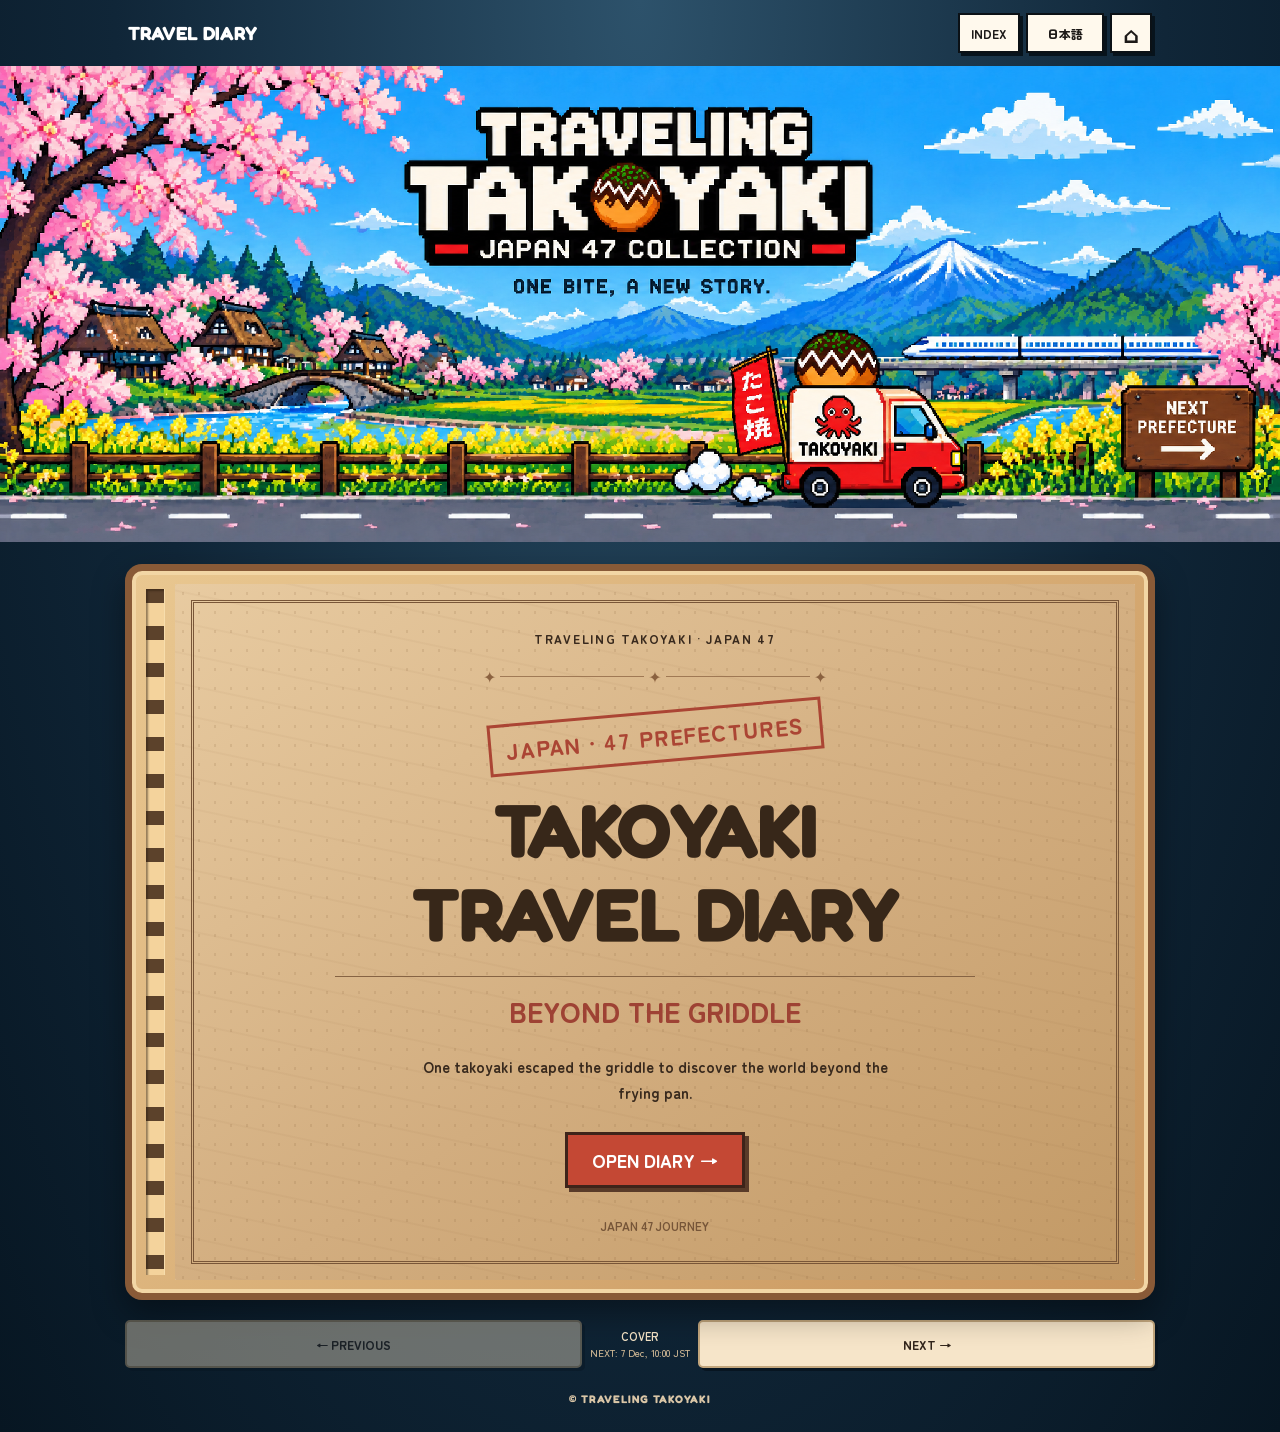
<file: diary/index.html>
<!DOCTYPE html>
<html lang="en">
<head>
<meta charset="UTF-8">
<meta name="viewport" content="width=device-width, initial-scale=1">
<meta name="theme-color" content="#11283b">
<meta name="description" content="TRAVELING TAKOYAKI — One takoyaki, 47 prefectures, an impossible road trip.">

<title>TRAVEL DIARY | TRAVELING TAKOYAKI</title>

<link rel="preconnect" href="https://fonts.googleapis.com">
<link rel="preconnect" href="https://fonts.gstatic.com" crossorigin>
<link href="https://fonts.googleapis.com/css2?family=Fredoka:wght@500;600;700&family=Zen+Maru+Gothic:wght@400;500;700;900&display=swap" rel="stylesheet">

<link rel="stylesheet" href="./travel-diary.css">
<script src="./travel-diary.js" defer></script>
</head>

<body>

<!-- ===== HEADER ===== -->

<header class="header">
  <div class="brand">TRAVEL DIARY</div>

  <nav class="head-actions" aria-label="Diary navigation">
    <button class="head-btn" id="tocBtn" type="button">
      INDEX
    </button>

    <button class="head-btn" id="langBtn" type="button">
      日本語
    </button>

    <a
      class="head-btn home-btn"
      href="https://japan47pixel.net/"
      aria-label="Official site"
    >⌂</a>
  </nav>
</header>

<!-- ===== HERO ===== -->

<section class="hero" id="hero">
  <img
    src="./assets/cover.png"
    id="heroImg"
    alt="TRAVELING TAKOYAKI — JAPAN 47 JOURNEY"
  >

  <div class="hero-fallback" id="heroFallback">
    TRAVELING TAKOYAKI · JAPAN 47
  </div>
</section>

<!-- ===== NOTEBOOK ===== -->

<main class="container">

  <section
    class="notebook"
    id="notebook"
    aria-label="Travel diary"
  >

    <!-- 右端の都道府県別しおり -->
    <nav
      class="bookmark-tabs"
      id="bookmarkTabs"
      aria-label="Prefecture bookmarks"
      hidden
    ></nav>

    <!-- 日記のページ -->
    <div class="page" id="page">
      <section class="cover">
        <h1>TAKOYAKI TRAVEL DIARY</h1>
      </section>
    </div>

  </section>

  <!-- ===== PAGE NAVIGATION ===== -->

  <nav class="pager" aria-label="Page navigation">

    <button
      class="navbtn"
      id="prev"
      type="button"
    >
      ← PREVIOUS
    </button>

    <div class="status">
      <span id="pageNumber">COVER</span>
      <small id="releaseInfo"></small>
    </div>

    <button
      class="navbtn"
      id="next"
      type="button"
    >
      NEXT →
    </button>

  </nav>

</main>

<!-- ===== FOOTER ===== -->

<footer class="footer">
  © TRAVELING TAKOYAKI
</footer>

<!-- ===== CHAPTER INDEX MODAL ===== -->

<div
  class="overlay"
  id="overlay"
  role="dialog"
  aria-modal="true"
  aria-labelledby="tocTitle"
  hidden
>

  <section class="toc">

    <div class="toc-head">

      <h2 id="tocTitle">INDEX</h2>

      <button
        id="tocClose"
        type="button"
        class="close"
        aria-label="Close index"
      >
        ×
      </button>

    </div>

    <div class="toc-items" id="tocItems"></div>

  </section>

</div>

</body>
</html>
</file>
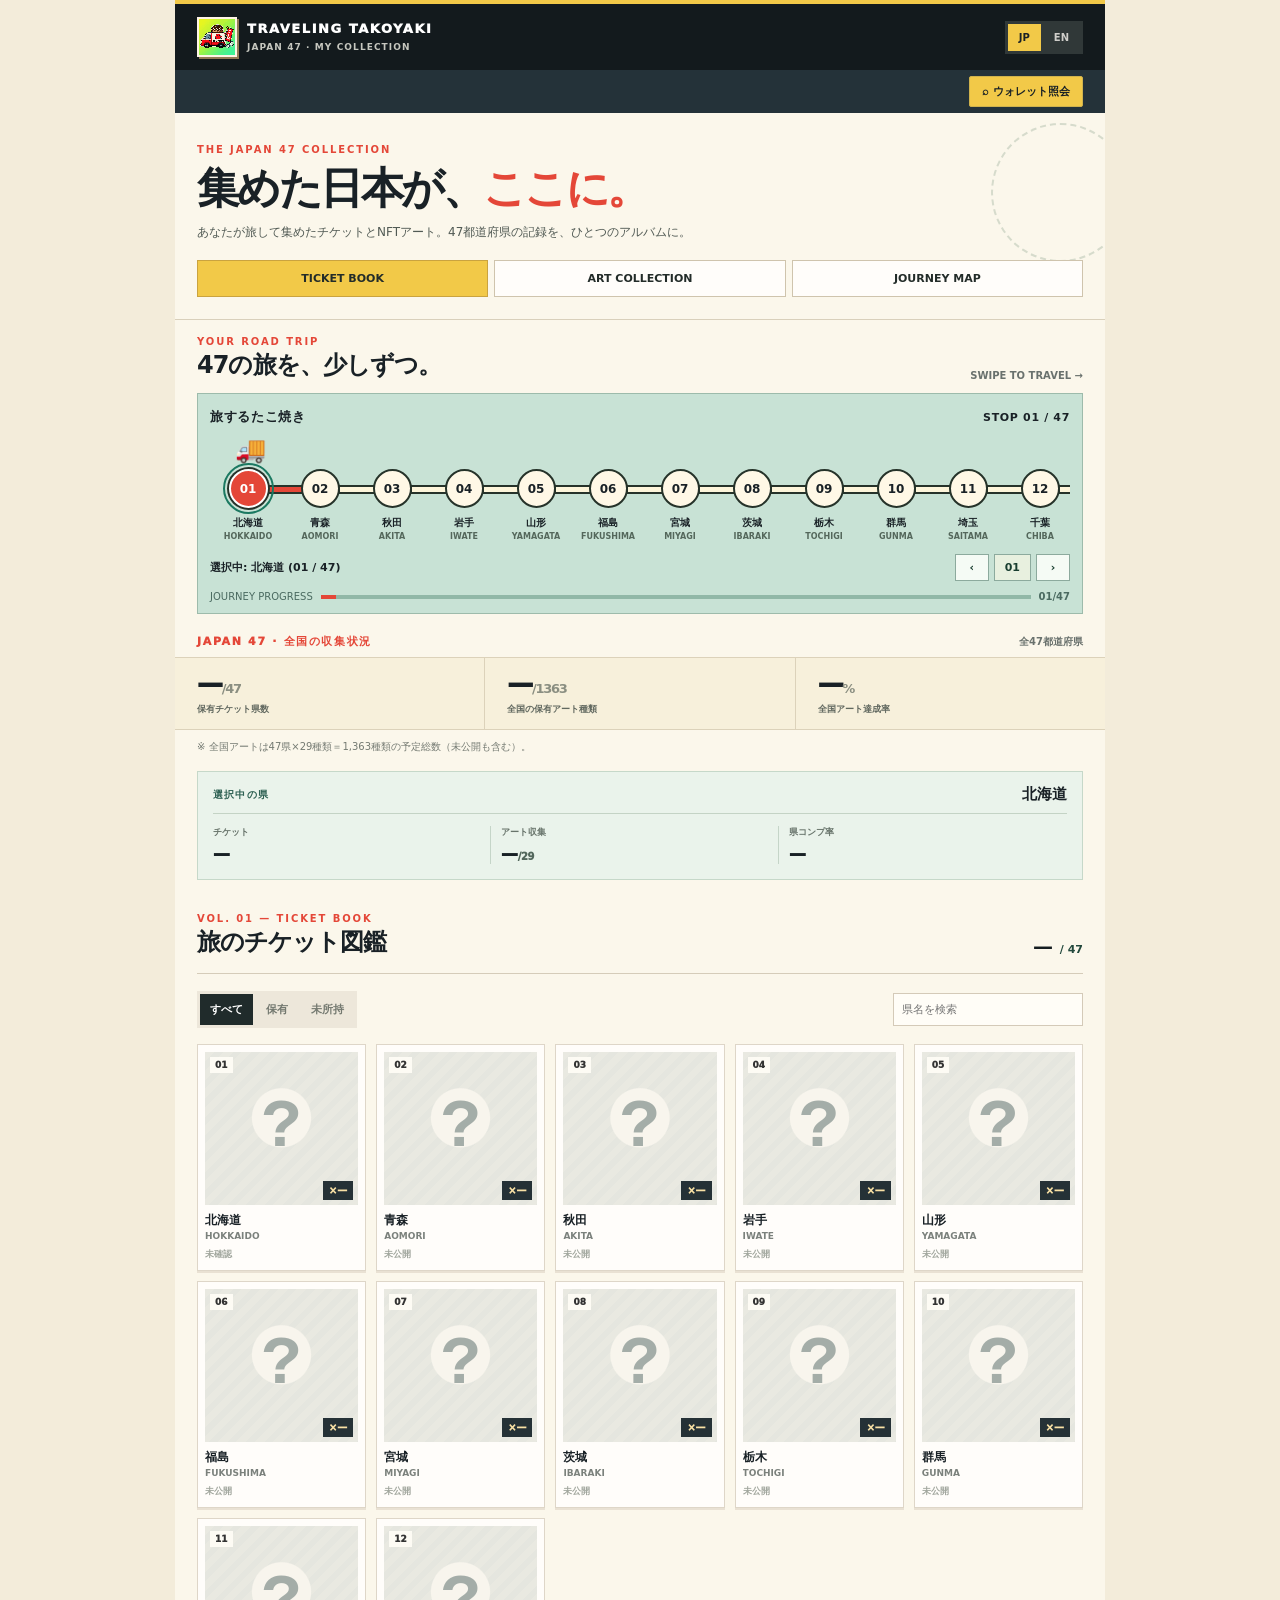
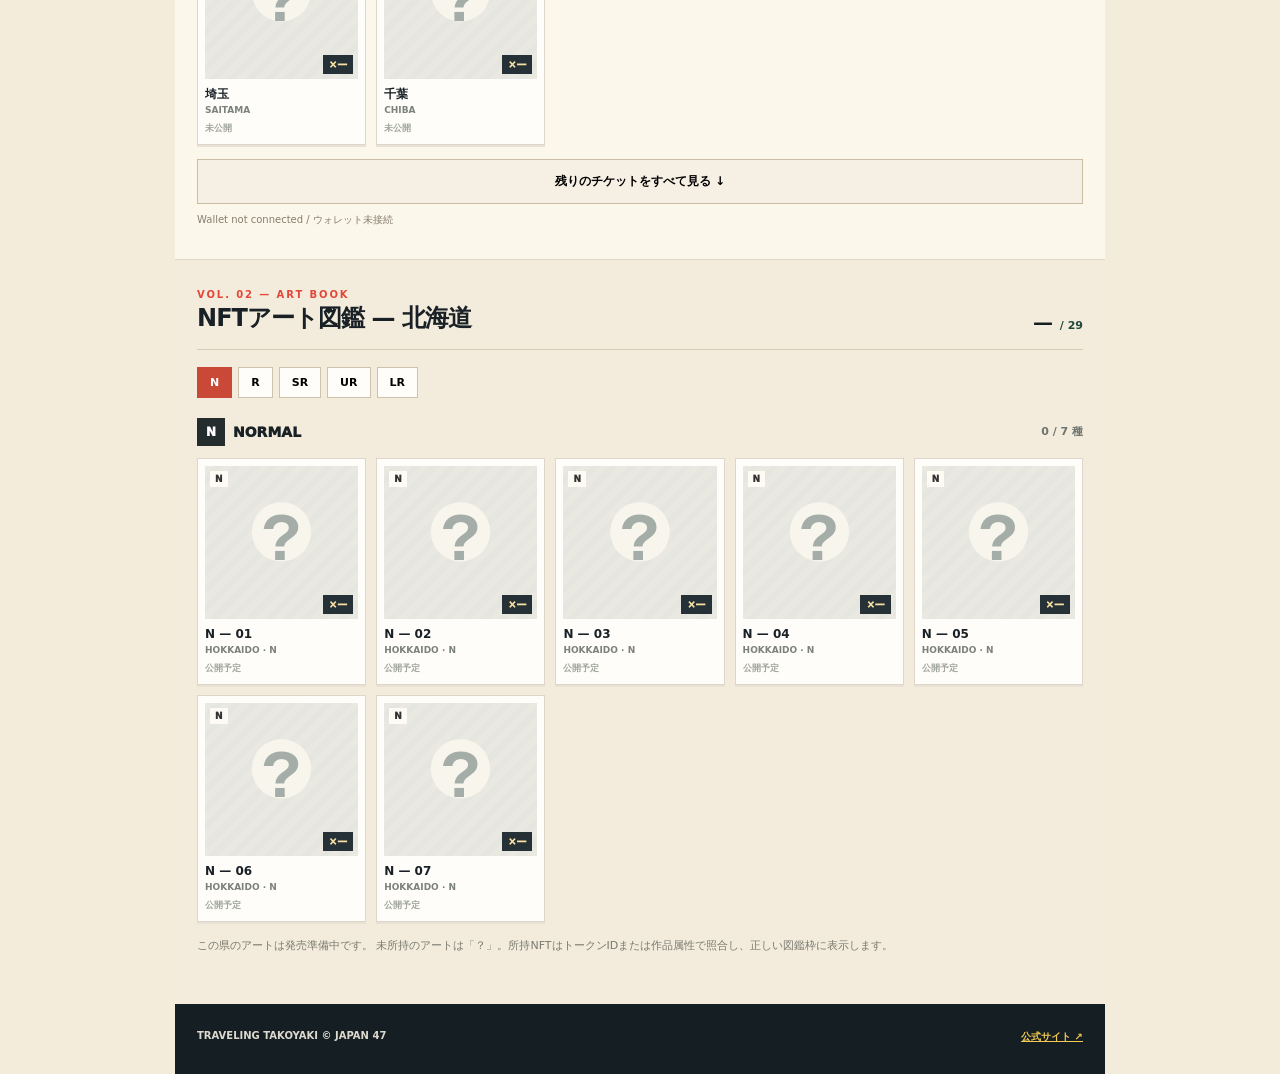
<file: my-collection/index.html>
<!doctype html>
<html lang="ja">
<head>
<meta charset="utf-8">
<meta name="viewport" content="width=device-width,initial-scale=1">
<meta name="theme-color" content="#131a1d">
<title>MY COLLECTION | TRAVELING TAKOYAKI</title>

<style>
:root {
  --ink:#192126;
  --paper:#fbf7eb;
  --cream:#f3ecda;
  --line:#d9d0bb;
  --red:#e44738;
  --yellow:#f2c948;
  --mint:#c8e2d5;
  --forest:#22483c;
  --muted:#69716d;
}
* {box-sizing:border-box}
html {scroll-behavior:smooth}
body {
  margin:0;
  background:var(--cream);
  color:var(--ink);
  font:14px system-ui,-apple-system,"Noto Sans JP",sans-serif;
}
button,input {font:inherit}
button {cursor:pointer}
button:focus-visible,
input:focus-visible,
a:focus-visible {
  outline:3px solid #3979c9;
  outline-offset:3px;
}
.frame {
  max-width:930px;
  margin:auto;
  background:var(--paper);
  min-height:100vh;
}
.top {height:4px;background:var(--yellow)}
.header {
  background:#131a1d;
  color:#fff;
  padding:13px 22px;
  display:flex;
  justify-content:space-between;
  align-items:center;
  gap:10px;
}
.brand {
  display:flex;
  align-items:center;
  gap:10px;
  min-width:0;
}
.logo {
  width:40px;
  height:40px;
  border:2px solid #fff4e6;
  box-shadow:2px 2px 0 #927b54;
  flex-shrink:0;
  overflow:hidden;
}
.logo img {
  width:100%;
  height:100%;
  object-fit:cover;
  image-rendering:pixelated;
}
.brand-title {
  font-size:13px;
  line-height:1.1;
  font-weight:950;
  letter-spacing:.12em;
  white-space:nowrap;
}
.brand-sub {
  font-size:9px;
  font-weight:800;
  color:#c6c7bf;
  letter-spacing:.12em;
  margin-top:5px;
}
.language {
  display:flex;
  background:#303838;
  padding:3px;
  gap:2px;
  flex-shrink:0;
}
.language button {
  border:0;
  background:transparent;
  color:#cfceca;
  font-size:10px;
  font-weight:900;
  padding:8px 11px;
}
.language button.active {
  background:var(--yellow);
  color:var(--ink);
}
.microbar {
  background:#243239;
  color:#dfe9e5;
  display:flex;
  justify-content:flex-end;
  align-items:center;
  padding:6px 22px;
  min-height:42px;
}
.microbar button {
  max-width:100%;
  border:1px solid #cfb24d;
  background:var(--yellow);
  color:#192126;
  border-radius:2px;
  font-size:11px;
  font-weight:900;
  padding:7px 12px;
  white-space:nowrap;
  overflow:hidden;
  text-overflow:ellipsis;
}
.wallet-tip {
  font-size:11px;
  color:#647066;
  line-height:1.6;
  margin:9px 0 0;
}
.hero {
  position:relative;
  overflow:hidden;
  padding:31px 22px 22px;
  border-bottom:1px solid var(--line);
}
.hero:after {
  content:'';
  position:absolute;
  right:-25px;
  top:10px;
  width:135px;
  height:135px;
  border:2px dashed #c7d0bf;
  border-radius:50%;
  opacity:.7;
}
.overline {
  font-size:10px;
  font-weight:900;
  letter-spacing:.19em;
  color:var(--red);
}
h1 {
  font-size:clamp(29px,5vw,43px);
  letter-spacing:-.06em;
  line-height:1.16;
  margin:9px 0 8px;
  font-weight:950;
  position:relative;
  z-index:1;
}
h1 em {font-style:normal;color:var(--red)}
.intro {
  font-size:12px;
  line-height:1.7;
  color:#515a54;
  max-width:560px;
  margin:0;
  position:relative;
  z-index:1;
}
.hero-links {
  display:flex;
  gap:6px;
  margin-top:18px;
  position:relative;
  z-index:1;
}
.hero-links a {
  flex:1;
  text-align:center;
  text-decoration:none;
  color:#232c29;
  border:1px solid #cfc4ad;
  background:#fffdfa;
  font-size:11px;
  font-weight:850;
  padding:11px 4px;
}
.hero-links a:first-child {
  background:var(--yellow);
  border-color:#caa33f;
}
.stickyish {padding:16px 22px 0}
.sectionhead {
  display:flex;
  align-items:end;
  justify-content:space-between;
  gap:12px;
}
.sectionhead h2 {
  font-size:24px;
  letter-spacing:-.04em;
  line-height:1.12;
  margin:5px 0 2px;
}
.smallhint {
  font-size:10px;
  color:var(--muted);
  font-weight:750;
}
.roadbox {
  background:var(--mint);
  border:1px solid #9dbbab;
  margin-top:12px;
  padding:14px 12px 11px;
}
.roadtop {
  display:flex;
  justify-content:space-between;
  align-items:center;
  gap:8px;
  font-size:11px;
  font-weight:900;
  letter-spacing:.06em;
}
.roadtop strong {font-size:13px}
.roadscroll {
  overflow-x:auto;
  overflow-y:hidden;
  scrollbar-width:thin;
  scrollbar-color:#8eaca0 transparent;
  padding:43px 4px 6px;
  scroll-behavior:smooth;
  touch-action:pan-x pan-y;
}
.roadline {
  position:relative;
  display:flex;
  width:max-content;
  gap:14px;
  padding:0 5px;
}
.station {
  border:0;
  background:transparent;
  padding:0;
  flex:0 0 58px;
  width:58px;
  position:relative;
  text-align:center;
  color:var(--ink);
}
.station:after {
  content:'';
  position:absolute;
  left:calc(50% + 20px);
  top:18px;
  width:calc(100% - 9px);
  height:5px;
  background:#fdf5da;
  outline:2px solid #26332a;
  z-index:0;
}
.station:last-child:after {display:none}
.station.travelled:after {background:var(--red)}
.dot {
  position:relative;
  display:grid;
  place-items:center;
  margin:auto;
  width:39px;
  height:39px;
  border:2.5px solid #26332a;
  background:#fff8e6;
  border-radius:50%;
  font-size:12px;
  font-weight:900;
  z-index:2;
}
.station.travelled .dot {
  background:var(--red);
  color:#fff;
}
.station.active .dot {
  border-color:#fff;
  box-shadow:0 0 0 2px #26332a;
  outline:2px solid #1b7961;
  outline-offset:4px;
}
.station .jname {
  display:block;
  font-size:10px;
  font-weight:900;
  margin-top:8px;
  white-space:nowrap;
}
.station .ename {
  display:block;
  font-size:8px;
  color:#54675b;
  font-weight:700;
  margin-top:2px;
}
.car-holder {
  position:absolute;
  top:-34px;
  left:9px;
  width:50px;
  height:32px;
  z-index:6;
  pointer-events:none;
  transition:left .64s cubic-bezier(.22,.70,.24,1);
}
.car-holder.no-motion {transition:none}
.car-holder img {
  display:block;
  width:50px;
  height:32px;
  object-fit:contain;
  image-rendering:pixelated;
  animation:idle 1.05s steps(2,end) infinite;
  filter:drop-shadow(1px 2px 0 #fbf7eb);
}
.car-holder .fallback {
  position:absolute;
  left:12px;
  top:0;
  font-size:25px;
}
.car-holder.loaded .fallback {display:none}
@keyframes idle {
  0%,100% {transform:translateY(0) rotate(-.35deg)}
  50% {transform:translateY(-2px) rotate(.35deg)}
}
.roadbottom {
  display:flex;
  align-items:center;
  justify-content:space-between;
  gap:7px;
  margin-top:7px;
}
.roadselected {font-size:11px;font-weight:750}
.roadcontrols {display:flex;gap:5px}
.roadcontrols button {
  border:1px solid #8caa9d;
  background:#f5fbf5;
  color:#193e30;
  font-size:11px;
  font-weight:800;
  padding:6px 10px;
  min-width:34px;
}
.roadcontrols .home {background:#e8f0df}
.roadfoot {
  display:flex;
  align-items:center;
  gap:8px;
  margin-top:10px;
  font-size:10px;
  color:#4a6a60;
}
.track {
  height:4px;
  flex:1;
  background:#91b8a7;
}
.track i {
  height:100%;
  background:var(--red);
  display:block;
  width:2.1%;
}
.scope-head {
  display:flex;
  justify-content:space-between;
  align-items:baseline;
  gap:10px;
  padding:20px 22px 8px;
}
.scope-head .scope-label {
  font-size:11px;
  color:var(--red);
  font-weight:950;
  letter-spacing:.15em;
}
.scope-head .scope-sub {
  font-size:10px;
  font-weight:750;
  color:var(--muted);
}
.stats {
  display:grid;
  grid-template-columns:repeat(3,minmax(0,1fr));
  gap:1px;
  background:#dcd2ba;
  border-block:1px solid #dcd2ba;
}
.stat {
  background:#f7f0db;
  padding:13px 22px;
}
.stat .num {
  font-size:26px;
  font-weight:950;
  letter-spacing:-.05em;
  line-height:1;
}
.stat .num small {
  font-size:13px;
  color:#8a8e81;
  font-weight:650;
}
.stat .label {
  font-size:9px;
  line-height:1.45;
  color:#626960;
  font-weight:900;
  margin-top:6px;
}
.scope-note {
  font-size:10px;
  line-height:1.6;
  color:#747a72;
  padding:9px 22px 2px;
}
.local-summary {
  margin:14px 22px 6px;
  padding:13px 15px 15px;
  background:#eaf3eb;
  border:1px solid #c6d8c9;
}
.local-head {
  display:flex;
  align-items:center;
  justify-content:space-between;
  gap:10px;
  padding-bottom:9px;
  border-bottom:1px solid #c4d3c5;
}
.local-caption {
  font-size:10px;
  color:#2e6153;
  font-weight:950;
  letter-spacing:.12em;
}
.local-title {font-size:15px;font-weight:950}
.local-metrics {
  display:grid;
  grid-template-columns:repeat(3,minmax(0,1fr));
  gap:10px;
  padding-top:12px;
}
.local-metric {
  min-width:0;
  padding-right:8px;
  border-right:1px solid #c5d5c8;
}
.local-metric:last-child {
  border-right:0;
  padding-right:0;
}
.local-metric small {
  display:block;
  color:#68746b;
  font-size:9px;
  font-weight:850;
  line-height:1.4;
  margin-bottom:5px;
}
.local-metric strong {
  font-size:17px;
  font-weight:950;
  letter-spacing:-.02em;
  white-space:nowrap;
}
.local-metric strong span {
  font-size:10px;
  color:#53675c;
}
.yes {color:#b84134}
.collection {padding:27px 22px 0}
.collection .sectionhead,
.artsection .sectionhead {
  border-bottom:1px solid #d5ccb9;
  padding-bottom:15px;
}
.counter {
  font-size:11px;
  color:var(--forest);
  font-weight:850;
  white-space:nowrap;
}
.counter strong {
  font-size:20px;
  color:#151d20;
  margin-right:3px;
}
.toolbar {
  display:flex;
  justify-content:space-between;
  align-items:center;
  gap:8px;
  margin:17px 0 16px;
}
.tabs {
  display:flex;
  gap:3px;
  background:#ede7da;
  padding:3px;
}
.tabs button {
  padding:8px 10px;
  border:0;
  background:transparent;
  font-size:11px;
  font-weight:850;
  color:#747970;
}
.tabs button.active {
  color:#fff;
  background:#202b2b;
}
.search {
  min-width:0;
  width:105px;
  background:#fffdf7;
  border:1px solid #d4cab8;
  padding:9px 8px;
  font-size:11px;
}
.ticketgrid,.artgrid {
  display:grid;
  grid-template-columns:repeat(3,minmax(0,1fr));
  gap:10px;
}
.collectcard {
  display:block;
  border:1px solid #ded6c8;
  background:#fffdfa;
  text-align:left;
  padding:7px 7px 9px;
  min-width:0;
  color:inherit;
  box-shadow:0 2px 0 #e9e1d3;
  transition:transform .15s;
}
.collectcard:hover {transform:translateY(-2px)}
.collectcard.owned {border-color:#c7a06d}
.frameimage {
  width:100%;
  aspect-ratio:1;
  background:#e9e8de;
  position:relative;
  display:grid;
  place-items:center;
  overflow:hidden;
}
.frameimage.ownedimage {background:#071625}
.frameimage img {
  width:100%;
  height:100%;
  object-fit:contain;
  image-rendering:pixelated;
}
.missingprint {
  width:100%;
  height:100%;
  display:grid;
  place-items:center;
  background:
    radial-gradient(
      circle at 50% 43%,
      #f8f5ed 0 25%,
      transparent 26%
    ),
    repeating-linear-gradient(
      135deg,
      #e9e9e1,
      #e9e9e1 7px,
      #e5e6df 7px,
      #e5e6df 13px
    );
  color:#a4ada8;
  font:900 clamp(38px,10vw,68px)/1 monospace;
}
.tag {
  position:absolute;
  top:5px;
  left:5px;
  background:#fffdf6ed;
  color:#333;
  font-size:9px;
  font-weight:950;
  padding:3px 5px;
}
.tag.ownedtag {
  background:var(--red);
  color:#fff;
}
.qty {
  position:absolute;
  right:5px;
  bottom:5px;
  background:#142128ea;
  color:#f9e1a5;
  font-size:10px;
  font-weight:950;
  padding:4px 6px;
}
.cardname {
  display:block;
  font-size:12px;
  line-height:1.25;
  font-weight:900;
  margin-top:8px;
  overflow:hidden;
  text-overflow:ellipsis;
  white-space:nowrap;
}
.cardsub {
  display:block;
  font-size:9px;
  color:#7b817c;
  font-weight:750;
  margin-top:3px;
  white-space:nowrap;
  overflow:hidden;
  text-overflow:ellipsis;
}
.cardstatus {
  display:block;
  font-size:9px;
  font-weight:850;
  color:#a1a69d;
  margin-top:7px;
}
.collectcard.owned .cardstatus {color:#a73e31}
.more {
  width:100%;
  border:1px solid #cbbca4;
  padding:13px;
  background:#f6f0e4;
  font-size:12px;
  font-weight:850;
  margin-top:14px;
}
.info {
  font-size:10px;
  color:#867d6e;
  line-height:1.65;
  margin-top:8px;
}
.artsection {
  background:#f3ecdc;
  border-top:1px solid #e1d8c6;
  margin-top:30px;
  padding:29px 22px 38px;
}
.raritynav {
  display:flex;
  gap:6px;
  flex-wrap:wrap;
  margin:17px 0;
}
.raritynav button {
  border:1px solid #cfc2ad;
  background:#fffdfa;
  padding:8px 12px;
  font-size:11px;
  font-weight:900;
}
.raritynav button.active {
  background:#c94936;
  border-color:#c94936;
  color:white;
}
.raritybar {
  display:flex;
  align-items:center;
  gap:8px;
  margin:20px 0 12px;
}
.rarityglyph {
  display:grid;
  place-items:center;
  width:28px;
  height:28px;
  background:#252c2e;
  color:#fff;
  font-size:12px;
  font-weight:950;
}
.raritybar strong {font-size:14px;font-weight:950}
.raritybar small {
  margin-left:auto;
  color:#6d736e;
  font-size:11px;
  font-weight:850;
}
.note {
  font-size:11px;
  line-height:1.6;
  color:#7a7a70;
  margin-top:15px;
}
.footer {
  padding:26px 22px 30px;
  background:#151e22;
  color:#ddd9ce;
  display:flex;
  justify-content:space-between;
  gap:12px;
  font-size:10px;
  font-weight:850;
}
.footer a {color:#f4ca54}
[hidden] {display:none!important}
.overlay {
  position:fixed;
  inset:0;
  background:#0008;
  z-index:100;
  display:grid;
  place-items:center;
  padding:14px;
}
.modal {
  background:#fffaf0;
  border:1px solid #d2c7b0;
  box-shadow:0 15px 60px #0004;
  max-width:380px;
  width:100%;
  padding:18px;
  position:relative;
}
.modal h3 {margin:0 28px 9px 0;font-size:18px}
.modal .close {
  position:absolute;
  right:10px;
  top:7px;
  border:0;
  background:transparent;
  font-size:23px;
}
.modal p {
  font-size:12px;
  line-height:1.8;
  color:#5d655c;
}
.modal label {
  display:block;
  font-size:11px;
  font-weight:850;
  margin:12px 0 6px;
}
.modal input {
  width:100%;
  padding:11px 12px;
  background:#fffdf7;
  border:1px solid #c9bea8;
}
.modal .action {
  width:100%;
  border:1px solid #beaa80;
  background:var(--yellow);
  font-size:12px;
  font-weight:900;
  margin-top:10px;
  padding:11px;
}
.modal #modalImage {
  width:min(100%,260px);
  aspect-ratio:1;
  background:#071625;
  margin:14px auto 12px;
  overflow:hidden;
  display:grid;
  place-items:center;
}
.modal #modalImage img {
  display:block;
  width:100%;
  height:100%;
  object-fit:contain;
  image-rendering:pixelated;
}
.modal #modalImage .missingprint {font-size:80px}
.modal #modalText {
  font-size:13px;
  font-weight:800;
  margin:10px 0 0;
}
@media(min-width:650px) {
  .ticketgrid,.artgrid {
    grid-template-columns:repeat(5,minmax(0,1fr));
  }
  .search {width:190px}
}
@media(max-width:410px) {
  .header {padding:11px 12px}
  .brand-title {font-size:11px;letter-spacing:.09em}
  .brand-sub {font-size:8px}
  .logo {width:32px;height:32px}
  .language button {font-size:9px;padding:7px 8px}
  .microbar {padding:6px 12px}
  .hero {padding:25px 14px 18px}
  .stickyish {padding:16px 14px 0}
  .stat {padding:12px 11px}
  .stat .num {font-size:22px}
  .stat .num small {font-size:11px}
  .collection,.artsection {
    padding-left:14px;
    padding-right:14px;
  }
  .ticketgrid,.artgrid {gap:7px}
  .collectcard {padding:5px 5px 8px}
  .cardname {font-size:11px}
  .cardsub {font-size:9px}
  .tabs button {padding:8px 9px}
  .search {width:95px}
  .sectionhead h2 {font-size:22px}
  .footer {padding-left:14px;padding-right:14px}
  .scope-head {padding:17px 14px 7px}
  .scope-note {padding-left:14px;padding-right:14px}
  .local-summary {margin:12px 14px 2px;padding:12px}
  .local-metric strong {font-size:15px}
}
@media(prefers-reduced-motion:reduce) {
  .car-holder,.roadscroll {
    transition:none;
    scroll-behavior:auto;
  }
  .car-holder img {animation:none}
}
</style>
</head>

<body>
<div class="frame">
  <div class="top"></div>

  <header class="header">
    <div class="brand">
      <span class="logo">
        <img id="brandLogo" alt="Takoyaki truck">
      </span>
      <div>
        <div class="brand-title">TRAVELING TAKOYAKI</div>
        <div class="brand-sub">JAPAN 47 · MY COLLECTION</div>
      </div>
    </div>
    <div class="language" aria-label="Language">
      <button id="langJA" class="active">JP</button>
      <button id="langEN">EN</button>
    </div>
  </header>

  <div class="microbar">
    <button id="walletButton" type="button">
      ⌕ ウォレット照会
    </button>
  </div>

  <section class="hero">
    <div class="overline">THE JAPAN 47 COLLECTION</div>
    <h1 id="heroTitle"></h1>
    <p class="intro" id="heroDesc"></p>
    <nav class="hero-links">
      <a href="#tickets">TICKET BOOK</a>
      <a href="#art">ART COLLECTION</a>
      <a href="#journey">JOURNEY MAP</a>
    </nav>
  </section>

  <section class="stickyish" id="journey">
    <div class="sectionhead">
      <div>
        <div class="overline">YOUR ROAD TRIP</div>
        <h2 id="roadTitle"></h2>
      </div>
      <div class="smallhint">SWIPE TO TRAVEL →</div>
    </div>

    <div class="roadbox">
      <div class="roadtop">
        <strong id="roadName"></strong>
        <span id="roadNumber">STOP 01 / 47</span>
      </div>
      <div class="roadscroll" id="scrollRoad">
        <div class="roadline" id="roadLine"></div>
      </div>
      <div class="roadbottom">
        <span class="roadselected" id="selectedStop"></span>
        <div class="roadcontrols">
          <button id="prevStop" aria-label="Previous">‹</button>
          <button class="home" id="currentStop">01</button>
          <button id="nextStop" aria-label="Next">›</button>
        </div>
      </div>
      <div class="roadfoot">
        <span>JOURNEY PROGRESS</span>
        <span class="track"><i id="journeyBar"></i></span>
        <strong id="officialProgress">01/47</strong>
      </div>
    </div>
  </section>

  <section class="nationwide">
    <div class="scope-head">
      <span class="scope-label" id="scopeTitle"></span>
      <span class="scope-sub" id="scopeSub"></span>
    </div>
    <div class="stats">
      <div class="stat">
        <div class="num" id="ticketStatValue">—</div>
        <div class="label" id="statOne"></div>
      </div>
      <div class="stat">
        <div class="num" id="artStatValue">—</div>
        <div class="label" id="statTwo"></div>
      </div>
      <div class="stat">
        <div class="num" id="completionStatValue">—</div>
        <div class="label" id="statThree"></div>
      </div>
    </div>
    <div class="scope-note" id="scopeNote"></div>
  </section>

  <section class="local-summary">
    <div class="local-head">
      <span class="local-caption" id="localHeading"></span>
      <strong class="local-title" id="localPref"></strong>
    </div>
    <div class="local-metrics">
      <div class="local-metric">
        <small id="localTicketLabel"></small>
        <strong id="localTicket"></strong>
      </div>
      <div class="local-metric">
        <small id="localArtLabel"></small>
        <strong id="localArt"></strong>
      </div>
      <div class="local-metric">
        <small id="localRateLabel"></small>
        <strong id="localRate"></strong>
      </div>
    </div>
  </section>

  <section class="collection" id="tickets">
    <div class="sectionhead">
      <div>
        <div class="overline">VOL. 01 — TICKET BOOK</div>
        <h2 id="ticketTitle"></h2>
      </div>
      <div class="counter">
        <strong id="ticketCounter">—</strong> / 47
      </div>
    </div>
    <div class="toolbar">
      <div class="tabs" id="ticketTabs">
        <button data-filter="all" class="active" id="allBtn"></button>
        <button data-filter="owned" id="ownedBtn"></button>
        <button data-filter="missing" id="missingBtn"></button>
      </div>
      <input
        class="search"
        id="searchInput"
        aria-label="Search prefectures"
      >
    </div>
    <div class="ticketgrid" id="ticketGrid"></div>
    <button class="more" id="moreTickets"></button>
    <p class="info" id="ticketInfo"></p>
  </section>

  <section class="artsection" id="art">
    <div class="sectionhead">
      <div>
        <div class="overline">VOL. 02 — ART BOOK</div>
        <h2 id="artTitle"></h2>
      </div>
      <div class="counter">
        <strong id="artCounter">—</strong>
        <span id="artOutOf">/ 29</span>
      </div>
    </div>
    <div class="raritynav" id="rarityNav"></div>
    <div id="artGridRoot"></div>
    <p class="note" id="artNote"></p>
  </section>

  <footer class="footer">
    <span>TRAVELING TAKOYAKI © JAPAN 47</span>
    <a href="https://japan47pixel.net/" id="backSite">
      OFFICIAL SITE ↗
    </a>
  </footer>
</div>

<div class="overlay" id="walletWrap" hidden>
  <div class="modal" role="dialog" aria-modal="true">
    <button class="close" id="walletClose" aria-label="Close">×</button>
    <div class="overline">WALLET VIEWER</div>
    <h3 id="walletTitle"></h3>
    <p id="walletDesc"></p>
    <label id="walletAddressLabel" for="walletAddress"></label>
    <input
      id="walletAddress"
      placeholder="0x..."
      autocomplete="off"
      spellcheck="false"
    >
    <button class="action" id="addressConnect" type="button"></button>
    <p id="walletTip" class="wallet-tip"></p>
    <p id="walletError" role="alert"></p>
  </div>
</div>

<div class="overlay" id="modalWrap" hidden>
  <div class="modal" role="dialog" aria-modal="true">
    <button class="close" id="modalClose" aria-label="Close">×</button>
    <div class="overline">MY COLLECTION</div>
    <h3 id="modalTitle"></h3>
    <div id="modalImage"></div>
    <p id="modalText"></p>
  </div>
</div>

<script>
'use strict';

const $ = id => document.getElementById(id);

const PREFECTURES = [
  ['北海道','HOKKAIDO'],
  ['青森','AOMORI'],
  ['秋田','AKITA'],
  ['岩手','IWATE'],
  ['山形','YAMAGATA'],
  ['福島','FUKUSHIMA'],
  ['宮城','MIYAGI'],
  ['茨城','IBARAKI'],
  ['栃木','TOCHIGI'],
  ['群馬','GUNMA'],
  ['埼玉','SAITAMA'],
  ['千葉','CHIBA'],
  ['東京','TOKYO'],
  ['神奈川','KANAGAWA'],
  ['新潟','NIIGATA'],
  ['富山','TOYAMA'],
  ['石川','ISHIKAWA'],
  ['福井','FUKUI'],
  ['山梨','YAMANASHI'],
  ['長野','NAGANO'],
  ['岐阜','GIFU'],
  ['静岡','SHIZUOKA'],
  ['愛知','AICHI'],
  ['三重','MIE'],
  ['滋賀','SHIGA'],
  ['京都','KYOTO'],
  ['大阪','OSAKA'],
  ['兵庫','HYOGO'],
  ['奈良','NARA'],
  ['和歌山','WAKAYAMA'],
  ['鳥取','TOTTORI'],
  ['島根','SHIMANE'],
  ['岡山','OKAYAMA'],
  ['広島','HIROSHIMA'],
  ['山口','YAMAGUCHI'],
  ['徳島','TOKUSHIMA'],
  ['香川','KAGAWA'],
  ['愛媛','EHIME'],
  ['高知','KOCHI'],
  ['福岡','FUKUOKA'],
  ['佐賀','SAGA'],
  ['長崎','NAGASAKI'],
  ['熊本','KUMAMOTO'],
  ['大分','OITA'],
  ['宮崎','MIYAZAKI'],
  ['鹿児島','KAGOSHIMA'],
  ['沖縄','OKINAWA']
];

const ART_TEMPLATE = {
  N:7,
  R:7,
  SR:7,
  UR:7,
  LR:1
};

const RARITIES = [
  ['N','NORMAL'],
  ['R','RARE'],
  ['SR','SUPER RARE'],
  ['UR','ULTRA RARE'],
  ['LR','LEGENDARY']
];

const API_BASE =
  'https://traveling-takoyaki-apigentle-art-710b.japan47pixel.workers.dev';

const TICKET_IMAGE =
  'https://ul.h3z.jp/JdJ1ZSjj.png';

const CAR_IMAGE =
  'https://ul.h3z.jp/Lu7ch0Ne.png';

/*
  既存の64x64ヘッダーロゴを維持するため、
  ここは元の画像データをそのまま使用します。
*/
const LOGO_IMAGE =
'[data-uri]';

const FALLBACK = {
  currentStop:1,
  settings:{apiBase:API_BASE},
  stops:PREFECTURES.map(([name,code],i)=>({
    stop:i+1,
    name,
    code,
    ticket:i===0
      ? {
          status:'released',
          image:TICKET_IMAGE,
          collection:'traveling-takoyaki',
          contract:'0xb00bc4887f01f3ef12b21cf805703f8cd49329d4'
        }
      : {status:'coming_soon'},
    art:i===0
      ? {
          status:'preview',
          collection:'traveling-takoyaki-hokkaido',
          cards:[]
        }
      : {status:'coming_soon'}
  }))
};

const state = {
  catalog:null,
  lang:'ja',
  stop:0,
  filter:'all',
  search:'',
  showAll:false,
  rarity:'N',
  mode:'unknown',
  wallet:'',
  tickets:[],
  art:[],
  error:''
};

const M = {
  ja:{
    title:'集めた日本が、<em>ここに。</em>',
    desc:'あなたが旅して集めたチケットとNFTアート。47都道府県の記録を、ひとつのアルバムに。',
    roadTitle:'47の旅を、少しずつ。',
    roadName:'旅するたこ焼き',
    here:'選択中',
    statOne:'保有チケット県数',
    statTwo:'全国の保有アート種類',
    statThree:'全国アート達成率',
    scopeTitle:'JAPAN 47 · 全国の収集状況',
    scopeSub:'全47都道府県',
    scopeNote:'※ 全国アートは47県×29種類＝1,363種類の予定総数（未公開も含む）。',
    localHeading:'選択中の県',
    localTicketLabel:'チケット',
    localArtLabel:'アート収集',
    localRateLabel:'県コンプ率',
    localOwned:'✓ 所持済み',
    localMissing:'未所持',
    localUnreleased:'未公開',
    ticketTitle:'旅のチケット図鑑',
    artTitle:'NFTアート図鑑',
    all:'すべて',
    owned:'保有',
    missing:'未所持',
    search:'県名を検索',
    more:'残りのチケットをすべて見る ↓',
    less:'最初の12県だけ表示 ↑',
    noResults:'条件に合うチケットはありません',
    note:'未所持のアートは「？」。所持NFTはトークンIDまたは作品属性で照合し、正しい図鑑枠に表示します。',
    back:'公式サイト ↗',
    ownedStatus:'所持済み',
    locked:'未公開',
    artMissing:'未収集',
    artPreview:'公開予定',
    unchecked:'未確認',
    count:'所持数',
    unmatched:'未分類',
    connect:'⌕ ウォレット照会',
    walletTitle:'ウォレット照会',
    walletDesc:'公開ウォレットアドレスを入力すると、保有しているチケットとNFTを表示します。',
    walletLabel:'公開ウォレットアドレス',
    connectAddress:'保有状況を表示',
    walletTip:'アドレスはこの端末に保存され、次回の照会に利用されます。秘密鍵や署名は不要です。',
    notReleased:'この県のアートは発売準備中です。',
    loading:'保有情報を取得中...',
    fetchError:'取得に失敗しました。未確認を0枚として表示しません。'
  },
  en:{
    title:'YOUR JAPAN, <em>COLLECTED.</em>',
    desc:'Your ticket and NFT art collection, all in one album. A 47-prefecture journey, one stop at a time.',
    roadTitle:'47 stops. One journey.',
    roadName:'TRAVELING TAKOYAKI',
    here:'Selected',
    statOne:'TICKET PREFECTURES',
    statTwo:'ART TYPES / ALL JAPAN',
    statThree:'JAPAN ART COMPLETION',
    scopeTitle:'JAPAN 47 · ALL JAPAN',
    scopeSub:'ALL 47 PREFECTURES',
    scopeNote:'* Planned total: 47 prefectures × 29 artworks = 1,363 designs (including future releases).',
    localHeading:'SELECTED PREFECTURE',
    localTicketLabel:'TICKET',
    localArtLabel:'ART COLLECTED',
    localRateLabel:'LOCAL COMPLETION',
    localOwned:'✓ OWNED',
    localMissing:'NOT OWNED',
    localUnreleased:'UNRELEASED',
    ticketTitle:'Journey Ticket Album',
    artTitle:'NFT Art Collection',
    all:'ALL',
    owned:'OWNED',
    missing:'MISSING',
    search:'Search places',
    more:'VIEW ALL 47 TICKETS ↓',
    less:'SHOW FIRST 12 ↑',
    noResults:'No matching tickets',
    note:'Missing artworks display “?”. Owned NFTs are matched to their correct album slots by token ID or artwork traits.',
    back:'OFFICIAL SITE ↗',
    ownedStatus:'COLLECTED',
    locked:'COMING SOON',
    artMissing:'MISSING',
    artPreview:'PREVIEW',
    unchecked:'NOT CHECKED',
    count:'Quantity',
    unmatched:'UNMATCHED',
    connect:'⌕ CHECK WALLET',
    walletTitle:'Check Wallet',
    walletDesc:'Enter a public wallet address to view your tickets and NFTs.',
    walletLabel:'Public wallet address',
    connectAddress:'VIEW COLLECTION',
    walletTip:'This public address is saved on this device for your next visit. No private key or signature is needed.',
    notReleased:'Artwork for this prefecture has not been released.',
    loading:'Loading holdings...',
    fetchError:'Failed to load NFTs. Missing data is not treated as zero.'
  }
};

const t = () => M[state.lang];
const pad = n => String(n).padStart(2,'0');

const current = () => state.catalog.stops[state.stop];

const nameFor = i =>
  state.lang==='ja'
    ? state.catalog.stops[i].name
    : state.catalog.stops[i].code;

const valid = () => state.mode==='live';
const disp = n => valid()?String(n):'—';

const amount = n => {
  const v=Number(n?.quantity_string??n?.quantity??1);
  return Number.isFinite(v)&&v>=0?v:1;
};

const sum = a => a.reduce((v,n)=>v+amount(n),0);

const norm = s => String(s||'').trim().toLowerCase();

/* IMAGE URL */
function safeImage(url) {
  if(typeof url!=='string'||!url) return '';

  if(url.startsWith('ipfs://')) {
    url='https://ipfs.io/ipfs/'+url.slice(7);
  }

  try {
    const a=new URL(url);
    return a.protocol==='https:'?a.href:'';
  } catch {
    return '';
  }
}

/* OWNERSHIP MATCHING */
function belongs(n,c) {
  if(!c) return false;

  if(c.contract) {
    return norm(n.contract)===norm(c.contract);
  }

  return !!c.collection &&
    norm(n.collection)===norm(c.collection);
}

function ticketList(p) {
  return valid()
    ? state.tickets.filter(
        n=>n.prefecture===p.code||belongs(n,p.ticket)
      )
    : [];
}

function artList(p) {
  return valid()
    ? state.art.filter(
        n=>n.prefecture===p.code||belongs(n,p.art)
      )
    : [];
}

function rarityCounts(p) {
  return p.art?.rarityCounts ||
         state.catalog.artTemplate?.rarityCounts ||
         ART_TEMPLATE;
}

/*
  Artwork 01 -> 1
  Artwork 08 -> 8
  "01"       -> 1
  8          -> 8

  Accept numeric and text-based OpenSea traits.
*/
function parseArtworkNumber(value) {
  if(value===null||value===undefined) return NaN;

  if(typeof value==='number') {
    return Number.isSafeInteger(value)&&value>0
      ? value
      : NaN;
  }

  const text=String(value).trim();

  if(!text) return NaN;

  const match=text.match(
    /^(?:(?:artwork|variant|design)\s*[-#:№]?\s*)?0*(\d+)$/i
  );

  if(!match) return NaN;

  const number=Number(match[1]);

  return Number.isSafeInteger(number)&&number>0
    ? number
    : NaN;
}

/*
  Normalize rarity labels.
*/
function normalizeRarity(value) {
  const text=String(value??'')
    .trim()
    .toUpperCase()
    .replace(/[\s_-]+/g,'');

  const aliases={
    N:'N',
    NORMAL:'N',
    R:'R',
    RARE:'R',
    SR:'SR',
    SUPERRARE:'SR',
    UR:'UR',
    ULTRARARE:'UR',
    LR:'LR',
    LEGENDARY:'LR',
    LEGENDARYRARE:'LR'
  };

  return aliases[text]||text;
}

/*
  The album contains one LR slot.

  OpenSea:
    Rarity LR
    Artwork 08

  Google Sheet:
    rarity LR
    variant 8

  Album:
    LR / Artwork 08

  Also accepts old LR variant 1 catalog entries.
*/
function albumVariant(rarity,variant) {
  if(rarity==='LR'&&(variant===8||variant===1)) {
    return 8;
  }

  return variant;
}

function normalizeTokenIds(value) {
  if(Array.isArray(value)) {
    return value.map(String).map(s=>s.trim()).filter(Boolean);
  }

  if(typeof value==='string') {
    return value.split(/[\s,;]+/)
      .map(s=>s.trim())
      .filter(Boolean);
  }

  return [];
}

/*
  CREATE ART SLOTS

  N:  01-07
  R:  01-07
  SR: 01-07
  UR: 01-07
  LR: 08

  Total: 29 designs.
*/
function artSlots(p) {
  const base=[];
  const counts=rarityCounts(p);
  const cards=Array.isArray(p.art?.cards)
    ? p.art.cards
    : [];

  for(const [r] of RARITIES) {
    const count=Number(counts[r]||0);

    for(let i=1;i<=count;i++) {
      const variant=r==='LR'?8:i;

      const id=`${p.code}-${r}-${pad(variant)}`;

      const custom=cards.find(c=>{
        const customRarity=normalizeRarity(c.rarity);

        const customVariant=albumVariant(
          customRarity,
          parseArtworkNumber(c.variant)
        );

        const normalizedId=String(c.id||'')
          .trim()
          .toUpperCase();

        return (
          normalizedId===id ||
          (
            r==='LR' &&
            normalizedId===`${p.code}-LR-01`
          ) ||
          (
            customRarity===r &&
            customVariant===variant
          )
        );
      })||{};

      base.push({
        ...custom,
        id,
        rarity:r,
        variant,
        image:custom.image||custom.imageUrl||'',
        tokenIds:normalizeTokenIds(custom.tokenIds),
        records:[],
        quantity:0
      });
    }
  }

  const unknown=[];

  for(const nft of artList(p)) {
    const tokenId=String(nft.identifier??'').trim();

    let match=base.find(
      s=>s.tokenIds.includes(tokenId)
    );

    if(!match) {
      const traits=Array.isArray(nft.traits)
        ? nft.traits
        : [];

      const trait=key=>{
        const found=traits.find(
          x=>norm(x.trait_type)===key
        );

        return found?.value;
      };

      const rarity=normalizeRarity(
        trait('rarity')
      );

      const artwork=albumVariant(
        rarity,
        parseArtworkNumber(
          trait('artwork') ??
          trait('variant') ??
          trait('design')
        )
      );

      if(
        rarity &&
        Number.isSafeInteger(artwork) &&
        artwork>0
      ) {
        match=base.find(
          s=>s.rarity===rarity &&
             s.variant===artwork
        );
      }
    }

    if(match) {
      match.records.push(nft);
      match.quantity+=amount(nft);
    } else {
      unknown.push({
        id:'UNKNOWN-'+tokenId,
        rarity:'?',
        variant:tokenId,
        quantity:amount(nft),
        records:[nft]
      });
    }
  }

  return {base,unknown};
}

/* STATISTICS */
function rate(n) {
  return Number.isInteger(n)
    ? String(n)
    : n.toFixed(2);
}

function stat(id,n,suffix) {
  $(id).replaceChildren(
    document.createTextNode(n)
  );

  const sm=document.createElement('small');
  sm.textContent=suffix;
  $(id).append(sm);
}

function drawStats() {
  const p=current();
  const local=artSlots(p).base;

  const localOwned=local.filter(
    s=>s.quantity>0
  ).length;

  const localTotal=local.length;

  const nationalTotal=state.catalog.stops.reduce(
    (v,p)=>
      v+Object.values(rarityCounts(p)).reduce(
        (a,b)=>a+Number(b||0),0
      ),0
  );

  const nationalOwned=state.catalog.stops.reduce(
    (v,p)=>
      v+artSlots(p).base.filter(
        s=>s.quantity>0
      ).length,0
  );

  const ticketTypes=state.catalog.stops.filter(
    p=>sum(ticketList(p))>0
  ).length;

  stat(
    'ticketStatValue',
    disp(ticketTypes),
    '/47'
  );

  stat(
    'artStatValue',
    disp(nationalOwned),
    '/'+nationalTotal
  );

  stat(
    'completionStatValue',
    valid()
      ? rate(
          nationalTotal
            ? 100*nationalOwned/nationalTotal
            : 0
        )
      : '—',
    '%'
  );

  $('ticketCounter').textContent=disp(ticketTypes);
  $('artCounter').textContent=disp(localOwned);
  $('artOutOf').textContent='/ '+localTotal;
  $('localPref').textContent=nameFor(state.stop);

  $('localTicket').textContent=
    !valid()
      ? '—'
      : sum(ticketList(p))>0
        ? t().localOwned
        : p.ticket?.status==='released'
          ? t().localMissing
          : t().localUnreleased;

  $('localTicket').classList.toggle(
    'yes',
    valid()&&sum(ticketList(p))>0
  );

  $('localArt').innerHTML=
    `${disp(localOwned)}<span>/${localTotal}</span>`;

  $('localRate').textContent=
    valid()
      ? (
          localTotal
            ? rate(localOwned/localTotal*100)+'%'
            : '—'
        )
      : '—';
}

/* ROAD MAP */
function drawRoad() {
  const root=$('roadLine');
  root.replaceChildren();

  const holder=document.createElement('span');
  holder.className='car-holder no-motion';
  holder.id='movingCar';

  const fallback=document.createElement('span');
  fallback.className='fallback';
  fallback.textContent='🚚';

  const img=document.createElement('img');
  img.src=CAR_IMAGE;
  img.alt='';

  img.onload=()=>holder.classList.add('loaded');
  img.onerror=()=>img.remove();

  holder.append(fallback,img);
  root.append(holder);

  state.catalog.stops.forEach((p,i)=>{
    const b=document.createElement('button');

    b.type='button';
    b.className='station';

    b.innerHTML=`
      <span class="dot">${pad(i+1)}</span>
      <span class="jname"></span>
      <span class="ename"></span>
    `;

    b.querySelector('.jname').textContent=
      state.lang==='ja'?p.name:p.code;

    b.querySelector('.ename').textContent=
      state.lang==='ja'?p.code:p.name;

    b.setAttribute(
      'aria-label',
      `${pad(i+1)} ${p.name}`
    );

    b.onclick=()=>selectStop(i);
    root.append(b);
  });

  updateRoad();

  requestAnimationFrame(
    ()=>moveCar(false)
  );

  const n=state.catalog.currentStop||1;

  $('journeyBar').style.width=(n/47*100)+'%';
  $('officialProgress').textContent=pad(n)+'/47';
  $('currentStop').textContent=pad(n);
}

function updateRoad() {
  $('roadLine')
    .querySelectorAll('.station')
    .forEach((b,i)=>{
      b.classList.toggle(
        'travelled',
        i<=state.stop
      );

      b.classList.toggle(
        'active',
        i===state.stop
      );

      b.setAttribute(
        'aria-pressed',
        String(i===state.stop)
      );
    });

  $('selectedStop').textContent=
    `${t().here}: ${nameFor(state.stop)} `+
    `(${pad(state.stop+1)} / 47)`;

  $('roadNumber').textContent=
    `STOP ${pad(state.stop+1)} / 47`;
}

function moveCar(animated=true) {
  const car=$('movingCar');

  const target=$('roadLine')
    .querySelectorAll('.station')[state.stop];

  if(!car||!target) return;

  car.classList.toggle(
    'no-motion',
    !animated
  );

  car.style.left=
    (target.offsetLeft+
    (target.offsetWidth-50)/2)+'px';

  if(!animated) {
    requestAnimationFrame(
      ()=>requestAnimationFrame(
        ()=>car.classList.remove('no-motion')
      )
    );
  }

  const sc=$('scrollRoad');

  sc.scrollTo({
    left:Math.max(
      0,
      target.offsetLeft+
      target.offsetWidth/2-
      sc.clientWidth/2
    ),
    behavior:animated?'smooth':'auto'
  });
}

function selectStop(i) {
  state.stop=Math.max(0,Math.min(46,i));

  updateRoad();
  moveCar();
  drawStats();
  drawArt();
}

/* DETAIL MODAL */
function openModal({
  title,
  source,
  owned,
  quantity,
  status
}) {
  $('modalTitle').textContent=title;

  const box=$('modalImage');
  box.replaceChildren();

  if(owned&&source) {
    const img=document.createElement('img');
    img.src=source;
    img.alt=title;
    box.append(img);
  } else {
    const q=document.createElement('div');
    q.className='missingprint';
    q.textContent='?';
    box.append(q);
  }

  $('modalText').textContent=
    `${status} / ${t().count}: ${disp(quantity)}`;

  $('modalWrap').hidden=false;
}

/* COLLECTION CARD */
function makeCard({
  number,
  title,
  subtitle,
  owned=false,
  image='',
  quantity=0,
  rarity='',
  status='',
  art=false
}) {
  const b=document.createElement('button');
  b.type='button';
  b.className='collectcard'+(owned?' owned':'');

  const picture=document.createElement('span');
  picture.className=
    'frameimage'+(owned?' ownedimage':'');

  const source=owned
    ? (
        safeImage(image) ||
        (!art?TICKET_IMAGE:'')
      )
    : '';

  if(source) {
    const img=document.createElement('img');
    img.src=source;
    img.alt=title;
    img.loading='lazy';
    picture.append(img);
  } else {
    const q=document.createElement('span');
    q.className='missingprint';
    q.textContent='?';
    picture.append(q);
  }

  const tag=document.createElement('span');
  tag.className='tag'+(owned?' ownedtag':'');
  tag.textContent=
    owned?'✓ OWNED':art?rarity:pad(number);

  const qty=document.createElement('span');
  qty.className='qty';
  qty.textContent=
    '×'+(valid()?pad(quantity):'—');

  picture.append(tag,qty);

  const titleEl=document.createElement('span');
  titleEl.className='cardname';
  titleEl.textContent=title;

  const sub=document.createElement('span');
  sub.className='cardsub';
  sub.textContent=subtitle;

  const st=document.createElement('span');
  st.className='cardstatus';
  st.textContent=status;

  b.append(picture,titleEl,sub,st);

  b.onclick=()=>openModal({
    title,
    source,
    owned,
    quantity,
    status
  });

  return b;
}

/* TICKET BOOK */
function drawTickets() {
  const root=$('ticketGrid');
  root.replaceChildren();

  let list=state.catalog.stops
    .map((p,i)=>({p,i}))
    .filter(({p})=>{
      const owned=sum(ticketList(p))>0;

      return (
        state.filter==='all' ||
        (
          state.filter==='owned'
            ? owned
            : !owned
        )
      );
    })
    .filter(({p,i})=>
      !state.search ||
      `${p.name} ${p.code} ${i+1}`
        .toLowerCase()
        .includes(state.search.toLowerCase())
    );

  if(
    !state.showAll &&
    !state.search &&
    state.filter==='all'
  ) {
    list=list.slice(0,12);
  }

  for(const {p,i} of list) {
    const quantity=sum(ticketList(p));
    const owned=valid()&&quantity>0;

    const status=owned
      ? t().ownedStatus
      : p.ticket?.status==='released'
        ? (valid()?t().artMissing:t().unchecked)
        : t().locked;

    root.append(
      makeCard({
        number:i+1,
        title:nameFor(i),
        subtitle:
          state.lang==='ja'?p.code:p.name,
        owned,
        image:
          ticketList(p)[0]?.image_url ||
          p.ticket?.image ||
          '',
        quantity,
        status
      })
    );
  }

  if(!root.children.length) {
    const el=document.createElement('p');
    el.style.gridColumn='1/-1';
    el.textContent=t().noResults;
    root.append(el);
  }

  $('moreTickets').hidden=
    state.filter!=='all'||!!state.search;

  $('moreTickets').textContent=
    state.showAll?t().less:t().more;
}

/* NFT ART BOOK */
function drawArt() {
  const p=current();
  const slots=artSlots(p);
  const root=$('artGridRoot');

  $('artTitle').textContent=
    t().artTitle+' — '+nameFor(state.stop);

  $('artNote').textContent=
    (
      p.art?.status==='released'
        ? ''
        : t().notReleased+' '
    )+t().note;

  const nav=$('rarityNav');
  nav.replaceChildren();

  for(const [r] of RARITIES) {
    const b=document.createElement('button');
    b.textContent=r;

    b.className=
      state.rarity===r?'active':'';

    b.onclick=()=>{
      state.rarity=r;
      drawArt();
    };

    nav.append(b);
  }

  root.replaceChildren();

  const selected=slots.base.filter(
    s=>s.rarity===state.rarity
  );

  const bar=document.createElement('div');
  bar.className='raritybar';

  const glyph=document.createElement('span');
  glyph.className='rarityglyph';
  glyph.textContent=state.rarity;

  const heading=document.createElement('strong');
  heading.textContent=
    RARITIES.find(
      r=>r[0]===state.rarity
    )[1];

  const total=document.createElement('small');

  total.textContent=
    `${selected.filter(s=>s.quantity>0).length} / `+
    `${selected.length} `+
    (state.lang==='ja'?'種':'TYPES');

  bar.append(glyph,heading,total);
  root.append(bar);

  const grid=document.createElement('div');
  grid.className='artgrid';

  for(const s of selected) {
    const owned=valid()&&s.quantity>0;

    /*
      Image priority:
      1. Spreadsheet image
      2. OpenSea image

      Images appear only for owned NFTs.
    */
    const image=
      safeImage(s.image) ||
      safeImage(s.imageUrl) ||
      safeImage(s.records[0]?.image_url) ||
      '';

    grid.append(
      makeCard({
        number:s.variant,
        title:`${s.rarity} — ${pad(s.variant)}`,
        subtitle:`${p.code} · ${s.rarity}`,
        owned,
        image,
        quantity:s.quantity,
        art:true,
        rarity:s.rarity,
        status:owned
          ? t().ownedStatus
          : p.art?.status==='released'
            ? t().artMissing
            : t().artPreview
      })
    );
  }

  root.append(grid);

  if(slots.unknown.length) {
    const bar=document.createElement('div');
    bar.className='raritybar';

    const h=document.createElement('strong');
    h.textContent=
      `${t().unmatched} — ${slots.unknown.length}`;

    bar.append(h);
    root.append(bar);

    const more=document.createElement('div');
    more.className='artgrid';

    for(const s of slots.unknown) {
      more.append(
        makeCard({
          title:s.id,
          subtitle:p.code,
          owned:true,
          image:s.records[0]?.image_url,
          quantity:s.quantity,
          art:true,
          rarity:'?',
          status:t().unmatched
        })
      );
    }

    root.append(more);
  }
}

/* LANGUAGE SWITCH */
function setLanguage(lang) {
  state.lang=lang;
  document.documentElement.lang=lang;

  $('langJA').classList.toggle(
    'active',
    lang==='ja'
  );

  $('langEN').classList.toggle(
    'active',
    lang==='en'
  );

  $('heroTitle').innerHTML=t().title;
  $('heroDesc').textContent=t().desc;
  $('roadTitle').textContent=t().roadTitle;
  $('roadName').textContent=t().roadName;
  $('statOne').textContent=t().statOne;
  $('statTwo').textContent=t().statTwo;
  $('statThree').textContent=t().statThree;
  $('scopeTitle').textContent=t().scopeTitle;
  $('scopeSub').textContent=t().scopeSub;
  $('scopeNote').textContent=t().scopeNote;
  $('localHeading').textContent=t().localHeading;
  $('localTicketLabel').textContent=t().localTicketLabel;
  $('localArtLabel').textContent=t().localArtLabel;
  $('localRateLabel').textContent=t().localRateLabel;
  $('ticketTitle').textContent=t().ticketTitle;
  $('allBtn').textContent=t().all;
  $('ownedBtn').textContent=t().owned;
  $('missingBtn').textContent=t().missing;
  $('searchInput').placeholder=t().search;
  $('backSite').textContent=t().back;
  $('walletTitle').textContent=t().walletTitle;
  $('walletDesc').textContent=t().walletDesc;
  $('walletAddressLabel').textContent=t().walletLabel;
  $('addressConnect').textContent=t().connectAddress;
  $('walletTip').textContent=t().walletTip;

  $('walletButton').textContent=
    t().connect+
    (
      state.wallet
        ? ' · '+state.wallet.slice(0,6)+
          '…'+state.wallet.slice(-4)
        : ''
    );

  $('ticketInfo').textContent=
    state.error ||
    (
      !valid()
        ? 'Wallet not connected / ウォレット未接続'
        : ''
    );

  drawRoad();
  drawStats();
  drawTickets();
  drawArt();
}

/* WALLET LOOKUP */
async function loadWallet(address) {
  if(!/^0x[0-9A-Fa-f]{40}$/.test(address)) {
    $('walletError').textContent=
      'Invalid address / アドレスが正しくありません';
    return;
  }

  $('walletWrap').hidden=true;

  state.wallet=address;
  state.mode='unknown';
  state.tickets=[];
  state.art=[];
  state.error='';

  $('ticketInfo').textContent=t().loading;

  try {
    const base=
      state.catalog.settings?.apiBase ||
      API_BASE;

    const res=await fetch(
      base.replace(/\/$/,'')+
      '/api/owned?address='+
      encodeURIComponent(address),
      {cache:'no-store'}
    );

    const data=await res.json();

    if(
      !res.ok ||
      data.ok!==true ||
      !Array.isArray(data.tickets) ||
      !Array.isArray(data.art)
    ) {
      throw Error(
        data.error||'Invalid API response'
      );
    }

    state.tickets=data.tickets;
    state.art=data.art;
    state.mode='live';

    try {
      localStorage.setItem(
        'tt_public_wallet',
        address
      );
    } catch (_) {}

  } catch(e) {
    state.error=
      t().fetchError+' ('+e.message+')';
  }

  setLanguage(state.lang);
}

/* INITIALIZE */
async function initialize() {
  $('brandLogo').src=LOGO_IMAGE;

  try {
    let data;

    try {
      const online=await fetch(
        API_BASE+'/api/catalog',
        {cache:'no-store'}
      );

      if(!online.ok) {
        throw Error('HTTP '+online.status);
      }

      data=await online.json();

      if(
        data.ok!==true ||
        !Array.isArray(data.stops) ||
        data.stops.length!==47 ||
        data.stops.some((p,i)=>p.stop!==i+1)
      ) {
        throw Error('Invalid online catalog');
      }

    } catch(error) {
      console.warn(
        'Using backup catalog:',
        error
      );

      const local=await fetch(
        './data/journey.json',
        {cache:'no-store'}
      );

      if(!local.ok) {
        throw Error('HTTP '+local.status);
      }

      data=await local.json();
    }

    if(
      !Array.isArray(data.stops) ||
      data.stops.length!==47 ||
      data.stops.some((p,i)=>p.stop!==i+1)
    ) {
      throw Error('Invalid 47 stops');
    }

    state.catalog=data;

  } catch(e) {
    state.catalog=FALLBACK;
    state.error='journey.json: '+e.message;
  }

  state.stop=Math.max(
    0,
    Math.min(
      46,
      (state.catalog.currentStop||1)-1
    )
  );

  setLanguage('ja');

  try {
    const saved=
      localStorage.getItem('tt_public_wallet')||'';

    if(/^0x[0-9a-fA-F]{40}$/.test(saved)) {
      $('walletAddress').value=saved;
      await loadWallet(saved);
    }
  } catch (_) {}
}

/* BUTTON EVENTS */
$('langJA').onclick=()=>setLanguage('ja');
$('langEN').onclick=()=>setLanguage('en');

$('prevStop').onclick=()=>
  selectStop(state.stop-1);

$('nextStop').onclick=()=>
  selectStop(state.stop+1);

$('currentStop').onclick=()=>
  selectStop((state.catalog.currentStop||1)-1);

$('ticketTabs').onclick=e=>{
  const b=e.target.closest(
    'button[data-filter]'
  );

  if(!b) return;

  state.filter=b.dataset.filter;

  for(
    const tab of
    $('ticketTabs').querySelectorAll('button')
  ) {
    tab.classList.toggle(
      'active',
      tab===b
    );
  }

  drawTickets();
};

$('searchInput').oninput=e=>{
  state.search=e.target.value;
  drawTickets();
};

$('moreTickets').onclick=()=>{
  state.showAll=!state.showAll;
  drawTickets();
};

$('modalClose').onclick=()=>{
  $('modalWrap').hidden=true;
};

$('modalWrap').onclick=e=>{
  if(e.target===$('modalWrap')) {
    $('modalWrap').hidden=true;
  }
};

$('walletButton').onclick=()=>{
  $('walletWrap').hidden=false;
  $('walletError').textContent='';
};

$('walletClose').onclick=()=>{
  $('walletWrap').hidden=true;
};

$('walletWrap').onclick=e=>{
  if(e.target===$('walletWrap')) {
    $('walletWrap').hidden=true;
  }
};

$('addressConnect').onclick=()=>{
  loadWallet(
    $('walletAddress').value.trim()
  );
};

$('walletAddress').onkeydown=e=>{
  if(e.key==='Enter') {
    loadWallet(e.target.value.trim());
  }
};

document.addEventListener(
  'keydown',
  e=>{
    if(e.key==='Escape') {
      $('modalWrap').hidden=true;
      $('walletWrap').hidden=true;
    }
  }
);

initialize();
</script>
</body>
</html>
</file>
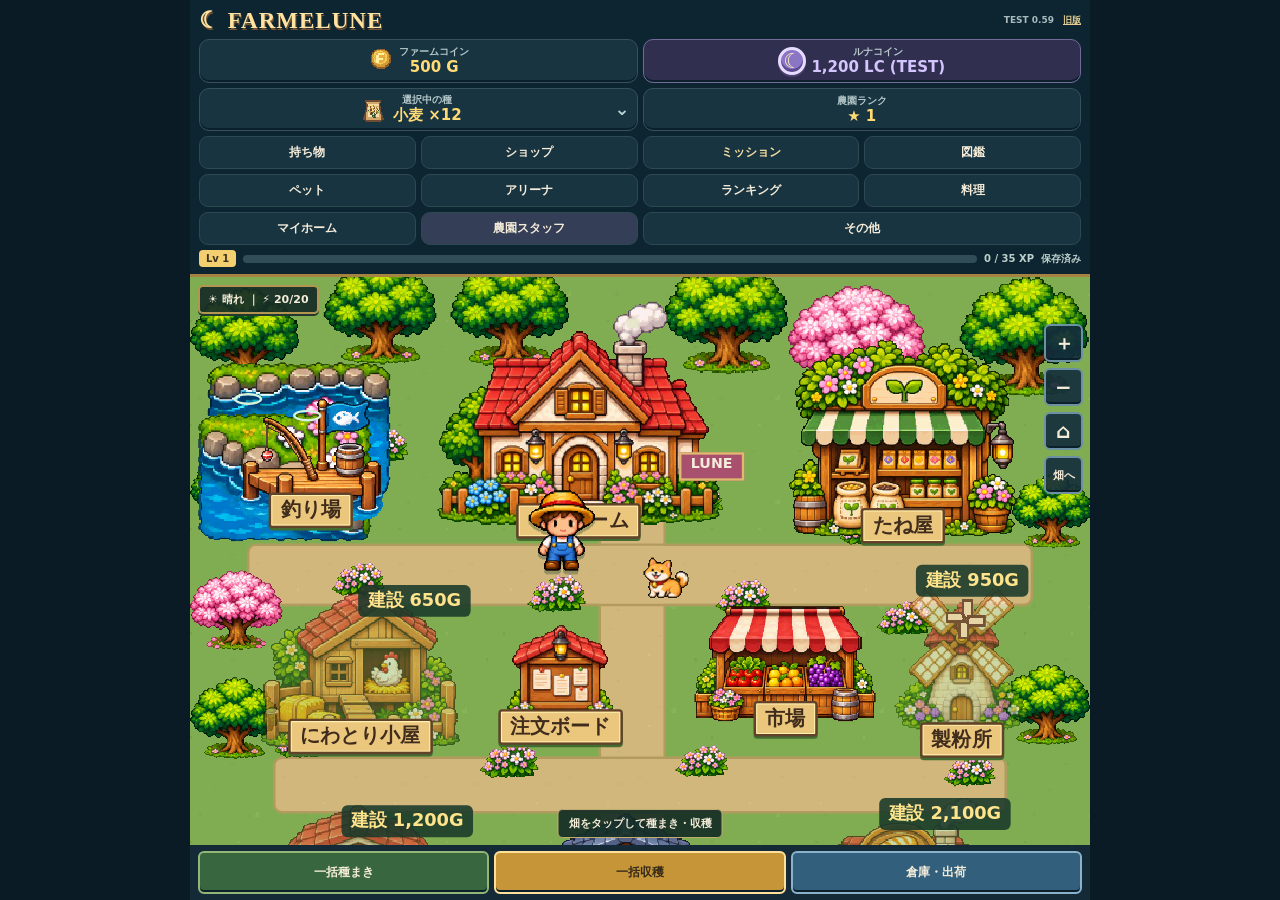
<file: tako-farm-world/index.html>
<!doctype html><html lang="ja"><head><meta charset="utf-8"><meta name="viewport" content="width=device-width,initial-scale=1,viewport-fit=cover"><title>FARMELUNE – グラフィックテスト</title><style>
*{box-sizing:border-box}html,body{margin:0;height:100%;overflow:hidden;background:#0a1b26;color:#f5ecd9;font:600 14px system-ui,sans-serif}button{font:inherit;color:inherit;cursor:pointer;touch-action:manipulation}button:disabled{opacity:.4;cursor:default}#app{max-width:900px;height:100dvh;margin:auto;display:flex;flex-direction:column;position:relative;overflow:hidden;background:#142b37}header{padding:6px 8px 7px;flex:none;border-bottom:3px solid #a78342;background:#102634}.title{display:flex;align-items:center;justify-content:space-between;margin:0 0 5px}.title strong{font: bold 23px Georgia,serif;letter-spacing:1px;color:#ffe3a0;text-shadow:1px 2px #745233}.title small{font-size:9px;color:#a9bbbf}.stats{display:grid;grid-template-columns:1fr 1.2fr .75fr;gap:5px}.stat,.menu button,.foot button,.tools button,.sheet button{border:1px solid #4f6b78;background:#1b3544;border-radius:6px;box-shadow:inset 0 -2px #0c202b}.stat{min-width:0;padding:5px 3px;text-align:center;display:flex;align-items:center;justify-content:center;gap:4px}.stat small{display:block;color:#b6c8ca;font-size:9px;line-height:1.2}.stat b{display:block;color:#ffda75;font-size:17px;white-space:nowrap}.stat img{width:29px;height:29px;object-fit:contain}.coin{font-size:23px;color:#f4c250;text-shadow:1px 2px #896021}.menu{display:grid;grid-template-columns:repeat(4,minmax(0,1fr));gap:5px;margin-top:5px}.menu button{display:flex;align-items:center;justify-content:center;gap:4px;padding:5px 1px;min-height:31px;font-size:11px;white-space:nowrap}.menu img,.foot img{width:25px;height:23px;object-fit:contain}.xp{display:flex;align-items:center;gap:7px;font-size:10px;margin-top:5px;color:#bdd0cc}.xp strong{background:#f4cf70;color:#3d321c;padding:3px 7px;border-radius:4px}.bar{height:8px;flex:1;background:#314d58;border-radius:5px;overflow:hidden}.bar i{height:100%;display:block;background:#99d85b}.world{flex:1;min-height:0;position:relative;overflow:hidden;background:#75ab45;touch-action:none;user-select:none}#map{position:absolute;width:760px;height:1500px;transform-origin:0 0;overflow:hidden;background:#79ac42;isolation:isolate}.ground{position:absolute;inset:0;background-repeat:repeat;background-size:88px 88px;opacity:.78;z-index:-3}.road{position:absolute;background-size:60px 60px;border:2px solid #cfad60;z-index:-2;border-radius:18px;box-shadow:0 0 0 3px #88aa47}.obj{position:absolute;display:block;background:none;border:none;padding:0;outline-offset:2px;z-index:2;overflow:visible}.obj img{width:100%;height:100%;object-fit:contain;display:block;pointer-events:none;filter:drop-shadow(0 2px 0 #365c2a66)}.obj .sign,.plot .sign{position:absolute;bottom:-5px;left:50%;transform:translateX(-50%);white-space:nowrap;background:#ebc77e;color:#402c1c;border:2px solid #624229;box-shadow:inset 0 0 0 1px #fff0ae,0 2px #436c32;border-radius:3px;font-size:17px;line-height:1.15;padding:3px 8px;font-weight:900;pointer-events:none}.obj .state{position:absolute;top:0;right:0;background:#19382adf;color:#ffe48c;padding:4px 8px;border-radius:5px;font-size:15px;white-space:nowrap}.obj.lock img{opacity:.52;filter:saturate(.55) drop-shadow(0 2px 0 #365c2a66)}.decor{position:absolute;pointer-events:none;z-index:1;object-fit:contain}.plot{position:absolute;border:3px solid #77512f;background:#92603b;box-shadow:inset 0 0 0 4px #c18b50,0 2px #3c6b35;border-radius:6px;padding:0;overflow:hidden;z-index:2}.plot.empty{background:repeating-linear-gradient(0deg,#80512f 0 7px,#a16b3c 7px 15px,#b77c46 15px 17px)}.plot.lock{border:2px dashed #a9c573;background:#6f9d4655;box-shadow:none}.plot.ready{border-color:#ffdf70;box-shadow:0 0 0 3px #b38b35}.plot .cropimg{position:absolute;width:100%;height:100%;inset:0;object-fit:fill;pointer-events:none}.plot .sign{font-size:14px;bottom:2px;max-width:100%;color:#fff2c8;background:#32291ce8;border:1px solid #b88e52;box-shadow:none;padding:3px 5px}.plot.lock .sign{background:#31572dc9;color:#e8f3cc;border-color:#99b55a}.sprouts{position:absolute;inset:0;display:grid;grid-template-columns:repeat(4,1fr);align-items:center;justify-items:center;padding:6px 4px 18px;pointer-events:none}.sprouts[hidden],.cropimg[hidden]{display:none!important}.sprouts img{width:32px;height:37px;object-fit:contain}.hud{position:absolute;top:8px;left:8px;pointer-events:none;background:#152c27eb;border:2px solid #b29550;padding:5px 8px;border-radius:5px;font-size:11px;box-shadow:0 2px #20382d}.tools{position:absolute;right:7px;top:47px;display:grid;gap:6px}.tools button{width:39px;height:38px;font-size:20px;background:#142e3ce8;border:2px solid #6b91a3}.tools button:last-child{font-size:11px}.toast{position:absolute;bottom:7px;left:50%;transform:translateX(-50%);white-space:nowrap;max-width:93%;overflow:hidden;text-overflow:ellipsis;background:#132d25e8;border:1px solid #bfac71;border-radius:5px;padding:6px 10px;font-size:11px;pointer-events:none}.foot{display:grid;grid-template-columns:repeat(3,1fr);gap:5px;padding:6px 8px max(6px,env(safe-area-inset-bottom));flex:none}.foot button{min-height:43px;display:flex;align-items:center;justify-content:center;gap:4px;font-size:12px;border:2px solid #91b675;background:#38663e}.foot button:nth-child(2){background:#c69537;border-color:#ffe09b;color:#372b18}.foot button:nth-child(3){background:#315f7c;border-color:#8ab2cd}.shade{position:absolute;inset:0;background:#0007;z-index:20}.sheet{position:absolute;bottom:0;left:0;right:0;z-index:21;max-height:80%;overflow:auto;background:#172e3b;border:1px solid #6a8388;border-top:3px solid #d2b671;border-radius:13px 13px 0 0;padding:14px 12px max(16px,env(safe-area-inset-bottom));box-shadow:0 -8px 25px #0007}.sheet[hidden],.shade[hidden]{display:none}.sheet h2{margin:0 0 10px;font-size:18px;color:#ffdb8c}.sheet p{font-size:12px;line-height:1.6;color:#c4d3d3}.close{float:right;padding:6px 10px}.item{display:flex;gap:8px;align-items:center;padding:9px 0;border-bottom:1px solid #385564}.item img{width:45px;height:38px;object-fit:contain}.item .desc{flex:1;min-width:0}.item small{display:block;font-size:11px;color:#a9c2bd;margin-top:3px}.sheet button{padding:8px;font-size:12px}.sheet .primary{background:#466d42;border-color:#7ea871}.actions{display:flex;gap:6px;flex-wrap:wrap;margin:10px 0}.more{display:grid;grid-template-columns:repeat(3,1fr);gap:6px}.more button{padding:14px 4px}.rank{padding:3px 4px;border:1px solid #587077;border-radius:3px;font-size:11px}.rank.off{opacity:.25}@media(max-width:350px){.menu img,.foot img{width:19px}.menu button{font-size:10px}.title strong{font-size:19px}.stat b{font-size:14px}.foot button{font-size:10px}}@media(max-height:520px){.menu button{min-height:23px;padding:2px}.menu img{height:17px}.title strong{font-size:17px}.stat{padding:2px}.foot button{min-height:29px}}

header{padding:7px 9px;background:#0d2530}.menu button{font-size:12px;min-height:33px;background:#183440;border:1px solid #2d4952;border-radius:9px;box-shadow:none}.menu img{display:none}.menu button[data-menu=helper]{grid-column:span 2;background:#343e56}.menu button[data-menu=more]{grid-column:span 2}.stat{background:#183440;border-color:#36515b;border-radius:10px}.shade{background:#051821ad;backdrop-filter:blur(5px)}.sheet{top:50%;bottom:auto;left:4%;right:4%;transform:translateY(-50%);max-height:94%;border:1px solid #34515b;border-radius:21px;padding:17px 16px;background:#102f3b;color:#e9f3ed;overscroll-behavior:contain;box-shadow:0 16px 60px #071b2588;font-weight:500}.sheet h2{font-size:26px;line-height:1.15;font-weight:700;color:#e8f4ef;margin:2px 42px 14px 0}.sheet p{color:#a9c6c9;font-size:14px;margin:8px 0 14px}.sheet .close{position:sticky;top:0;float:right;z-index:5;background:#244552;border:none;border-radius:11px;box-shadow:none;width:38px;height:38px;padding:0;font-size:24px}.sheet button{border-radius:10px;box-shadow:none;min-height:38px;font-size:13px}.sheet .primary{background:#f5cc63;color:#30291a;border:1px solid #ffe29a;font-weight:750}.sheet .primary:disabled{opacity:.45}.sheet .item{border:1px solid #294a56;background:#193b47;border-radius:12px;padding:10px;margin:7px 0;flex-wrap:wrap}.sheet .item img{height:48px;width:48px}.sheet .item small{font-size:12px;line-height:1.5}.tabs10{display:flex;gap:4px;background:#0b2630;border-radius:12px;padding:4px;margin:12px 0}.tabs10 button{flex:1;min-width:0;background:none;border:0;color:#aecbd0;padding:6px 2px}.tabs10 button.on{background:#bce7dc;color:#12343b}.card10{background:#193b47;border:1px solid #294a56;border-radius:13px;padding:12px;margin:8px 0}.line10{display:flex;gap:10px;align-items:center}.pic10{width:54px;height:54px;background:#285444;border-radius:12px;display:grid;place-items:center;flex:none}.pic10 img{max-width:95%;max-height:95%;object-fit:contain}.copy10{flex:1;min-width:0;font-size:16px;font-weight:700;line-height:1.35}.copy10 small{display:block;color:#a7c7c8;font-size:13px;font-weight:500;line-height:1.45}.gold10{color:#f7d36d}.card10 .wide10{display:flex;gap:6px;margin-top:12px}.wide10 button{flex:1}.meter10{height:7px;background:#31515b;border-radius:6px;overflow:hidden;margin:7px 0}.meter10 i{display:block;height:100%;background:#8ed05d}.grid10{display:grid;grid-template-columns:repeat(2,minmax(0,1fr));gap:8px}.grid10 .card10{margin:0;min-width:0}.grid10 button{width:100%}.three10{grid-template-columns:repeat(3,minmax(0,1fr))}.mini10{text-align:center;font-size:12px}.mini10 img{width:64px;height:58px;object-fit:contain}.mini10 b{display:block}.section10{font-weight:700;color:#e9ca6b;font-size:12px;margin-top:14px}.edit10{position:absolute;left:6px;right:6px;bottom:6px;background:#112d37f5;border:1px solid #49656a;border-radius:12px;padding:9px;z-index:8;touch-action:pan-x}.edit10[hidden]{display:none}.editstrip10{display:flex;overflow:auto;gap:6px;touch-action:pan-x}.editstrip10 button{min-width:76px;border:1px solid #3d5960;background:#234450;border-radius:9px;padding:5px;font-size:11px}.editstrip10 img{width:45px;height:36px;object-fit:contain;display:block;margin:auto}.editstrip10 .on{border:2px solid #f7ce65}.world .edit10 .done10{float:right;background:#f5cc63;color:#30291a;border:0;border-radius:6px;padding:5px 12px}.world .edit10 p{margin:4px 0 8px;font-size:11px}.sheet .locked10{opacity:.55}.sheet .locked10 img{filter:brightness(.35)}.sheet .selected10{border-color:#f5cc63}.sheet .medal10{font-size:28px;color:#f4ce65}.sheet .flag10{height:30px;display:grid;place-items:center;border:2px solid #e3b66b;color:white;font-weight:bold;letter-spacing:1px;font-size:12px;margin-bottom:5px}.sheet .arena10 img{width:55px;height:55px;object-fit:contain}.sheet .arena10{text-align:center}.sheet .rankrow10{display:flex;justify-content:space-between;align-items:center;gap:8px}.sheet .rankrow10 strong{color:#f5cc63}.sheet .primary.active10{background:#9ed4a7;color:#163b29}.sheet .chapter10{padding:8px 0;border-bottom:1px solid #294b55}.sheet .chapter10 b{color:#84d6ad}.sheet .narrow10{font-size:11px}.hud{font-size:11px}.sheet .smallnote10{font-size:11px;color:#9ab8ba}
@media(max-height:520px){.menu button{min-height:23px;font-size:10px}.sheet h2{font-size:20px}.sheet{padding:10px}.sheet .close{height:30px;width:30px}}
.cropimg{image-rendering:pixelated;object-fit:fill;padding:3px 3px 17px}.pic10 img,.mini10 img,.stat img,.sheet .item img,.editstrip10 img,.animalmap10,.orchfruit10{image-rendering:pixelated}.sheet .locked10 img{filter:none}.sheet .medal10 img{width:42px;height:42px;object-fit:contain}.coin img{width:27px;height:27px;object-fit:contain}.sheet .pic10 img{width:48px;height:48px;object-fit:contain}
/* Farmelune 0.12: light-weight motion, effects on a separate non-interactive layer. */
.fx12{position:absolute;pointer-events:none;z-index:9;image-rendering:pixelated}.fx12.pop{animation:pop12 1.05s steps(12,end) both}.fx12.dust{animation:dust12 .65s steps(8,end) both}.fx12.label{font-size:19px;font-weight:900;color:#ffeb9f;white-space:nowrap;text-shadow:1px 2px #3a4930;animation:rise12 1.35s ease-out both}.fx12.drop{background:#9ee7ef;border:1px solid #487e9b;animation:drop12 .75s steps(9,end) both}.fx12.spark{background:#ffdf82;animation:spark12 .85s steps(8,end) both}.fx12.smoke{background:#e7e7cb;opacity:.7;border-radius:35%;animation:smoke12 3.6s steps(12,end) infinite}.fx12.ripple{border:2px solid #d5f3dc;border-radius:50%;animation:ripple12 2.8s ease-out infinite}.fx12.walk{animation:walk12 4.6s steps(12,end) infinite alternate}.fx12.fly{animation:fly12 2.1s steps(10,end) infinite alternate}.fx12.petmark{font-size:20px;color:#ffda73;text-shadow:1px 2px #28352f;font-weight:900}.animalmap10{animation:walk12 5.4s steps(12,end) infinite alternate;image-rendering:pixelated}.plot.ready .cropimg{animation:crop12 3s ease-in-out infinite}.fx12.mill{transform-origin:center;animation:mill12 24s linear infinite}.fx12.petal{background:#f5bdd4;animation:petal12 4.4s steps(15,end) infinite}.fx12.banner{position:absolute;z-index:35;left:50%;top:48%;transform:translate(-50%,-50%);width:min(80%,270px);padding:18px 12px;text-align:center;background:#102f3bf5;border:2px solid #e1c06a;border-radius:13px;color:#f9e5ab;box-shadow:0 5px 0 #10272e;font-size:16px;animation:banner12 2s ease both}.fx12.banner img{height:60px;width:60px;object-fit:contain;image-rendering:pixelated;display:block;margin:0 auto 7px}.fx12.banner b{display:block;font-size:22px}.fx12.banner small{display:block;font-size:12px;color:#bce4d3;margin-top:4px}.fx12.banner.chest img{animation:chest12 .7s steps(7,end) both}
@keyframes pop12{0%{transform:translateY(5px) scale(.65);opacity:1}30%{transform:translateY(-24px) scale(1.05)}100%{transform:translateY(-50px) scale(.9);opacity:0}}@keyframes dust12{0%{transform:translate(0,0);opacity:1}100%{transform:translate(var(--dx),var(--dy));opacity:0}}@keyframes rise12{0%{transform:translate(-50%,0);opacity:1}65%{opacity:1}100%{transform:translate(-50%,-42px);opacity:0}}@keyframes drop12{0%{transform:translateY(-18px);opacity:1}100%{transform:translateY(25px);opacity:0}}@keyframes spark12{0%{transform:translate(0,0);opacity:1}100%{transform:translate(var(--dx),var(--dy));opacity:0}}@keyframes smoke12{0%{transform:translate(0,0) scale(.5);opacity:0}22%{opacity:.65}100%{transform:translate(14px,-38px) scale(1.8);opacity:0}}@keyframes ripple12{0%{transform:scale(.2);opacity:0}22%{opacity:.7}100%{transform:scale(1.65);opacity:0}}@keyframes walk12{0%{transform:translate(0,0)}25%{transform:translate(7px,-2px)}50%{transform:translate(14px,0)}75%{transform:translate(21px,-2px)}100%{transform:translate(28px,0)}}@keyframes fly12{0%{transform:translate(0,0)}100%{transform:translate(20px,-11px)}}@keyframes crop12{0%,100%{transform:translateY(0)}50%{transform:translateY(-1px)}}@keyframes mill12{to{transform:rotate(360deg)}}@keyframes petal12{from{transform:translate(0,0);opacity:.9}to{transform:translate(26px,54px);opacity:0}}@keyframes banner12{0%{opacity:0;transform:translate(-50%,-42%)}12%,80%{opacity:1;transform:translate(-50%,-50%)}100%{opacity:0;transform:translate(-50%,-55%)}}@keyframes chest12{0%,50%{transform:rotate(-8deg)}25%,65%{transform:rotate(8deg)}100%{transform:rotate(0)}}
.fishscene12{position:relative;isolation:isolate;overflow:hidden;height:180px;background:#377c8a;border:1px solid #416976;border-radius:11px;margin:10px 0}.fishscene12 .lake12{position:absolute;inset:0;width:100%;height:100%;object-fit:cover;opacity:.72;z-index:-1;image-rendering:pixelated}.fishscene12 .bank12{position:absolute;left:0;bottom:0;width:36%;height:44%;background:#8baf56;border-top:5px solid #bdad76;border-right:5px solid #9a9b62;border-radius:0 14px 0 0}.fishscene12 .dock12{position:absolute;left:0;bottom:28px;width:38%;height:20px;background:#be9356;border:3px solid #775332;box-shadow:0 5px #593d2d}.fishscene12 .person12{position:absolute;left:12%;bottom:45px;height:72px;width:54px;object-fit:contain;image-rendering:pixelated}.fishscene12 .rod12{position:absolute;inset:0;width:100%;height:100%;pointer-events:none}.fishscene12 .rod12 path{fill:none;stroke:#d2bb83;stroke-width:2}.fishscene12 .rod12 .line12{stroke:#ecf0d8;stroke-width:.75}.fishscene12 .float12{position:absolute;left:67%;top:52%;width:10px;height:14px;background:#f4e7ce;border:2px solid #743f35;border-top:6px solid #ea7353;animation:bob12 1.5s steps(5,end) infinite}.fishscene12.bite .float12,.fishscene12.strike .float12{animation:bite12 .55s steps(4,end) infinite}.fishscene12 .wave12{position:absolute;left:62%;top:58%;width:45px;height:15px;border:2px solid #c2f0e4;border-radius:50%;animation:ripple12 2s ease-out infinite}.fishscene12 .fishjump12{position:absolute;left:65%;top:37%;width:48px;height:48px;object-fit:contain;image-rendering:pixelated;animation:fishjump12 .9s steps(10,end) both}.fishscene12 .hint12{position:absolute;left:8px;top:8px;padding:6px 9px;background:#13343be8;border-radius:6px;font-weight:800;color:#ffe29a;font-size:12px}.fishscene12 .float12,.fishscene12 .wave12{display:none}.fishscene12.wait .float12,.fishscene12.wait .wave12,.fishscene12.bite .float12,.fishscene12.bite .wave12,.fishscene12.strike .float12,.fishscene12.strike .wave12{display:block}.fishscene12.wait .rod12{animation:cast12 .55s steps(6,end) both}@keyframes bob12{50%{transform:translateY(3px)}}@keyframes bite12{50%{transform:translateY(9px)}}@keyframes cast12{from{opacity:.25;transform:translate(-10px,-8px)}to{opacity:1;transform:none}}@keyframes fishjump12{0%{transform:translateY(40px) rotate(-25deg);opacity:0}35%{transform:translateY(-22px) rotate(10deg);opacity:1}100%{transform:translateY(0) rotate(0);opacity:1}}
.fishbar12{position:relative;height:24px;background:#31515b;border:1px solid #69838a;border-radius:5px;margin:9px 0;overflow:hidden}.fishbar12 .zone12{position:absolute;height:100%;background:#7fb85b;border-left:2px solid #cbe68e;border-right:2px solid #cbe68e}.fishbar12 .needle12{position:absolute;top:0;height:100%;width:4px;background:#fff0b0;box-shadow:0 0 0 1px #463b27}.fishwide12{width:100%;margin-top:8px}.fishresult12{padding:10px 8px;border:1px solid #bc9e55;border-radius:10px;background:#23444a;text-align:center}.fishresult12 b{color:#ffe09a}.fishresult12 img{width:55px;height:55px;object-fit:contain;image-rendering:pixelated;vertical-align:middle}.battlegrid12{display:grid;grid-template-columns:repeat(3,minmax(0,1fr));gap:6px}.battleunit12{border:1px solid #496777;border-radius:9px;padding:8px 3px;text-align:center;background:#193b47;font-size:11px}.battleunit12 img{width:52px;height:52px;object-fit:contain;image-rendering:pixelated}.battleunit12 b{display:block;overflow:hidden;text-overflow:ellipsis}.battleunit12.hit{animation:hit12 .28s steps(4,end)}.battleunit12.attack{animation:attack12 .28s steps(4,end)}.battleunit12.ko{opacity:.35}.battleunit12 .meter10{margin:4px 0}.battlelog12{text-align:center;min-height:48px;margin:12px 0;color:#f6d48b;font-size:13px}@keyframes hit12{25%{transform:translateX(-3px)}75%{transform:translateX(3px)}}@keyframes attack12{50%{transform:translateY(-5px)}} 
@media(prefers-reduced-motion:reduce){.fx12,.animalmap10,.plot.ready .cropimg,.fishscene12 *,.battleunit12{animation:none!important}.fx12.banner{opacity:1}.fishscene12.bite .float12{transform:translateY(7px)}}.motionoff12 .fx12,.motionoff12 .animalmap10,.motionoff12 .plot.ready .cropimg,.motionoff12 .fishscene12 *,.motionoff12 .battleunit12{animation:none!important}

/* Keep type readable; restrict pixel sampling to actual artwork, not text. */
#map,.obj img,.decor,.cropimg,.ground,.road,.pic10 img,.mini10 img,.stat img,.sheet .item img,.fishscene12 img,.battleunit12 img,.editstrip10 img,.fx12 img,.coin img{image-rendering:crisp-edges;image-rendering:pixelated}
.obj img,.obj.lock img{filter:none}.obj.lock img{opacity:.62}.ground{opacity:1}.road{border-radius:8px;box-shadow:none;border:2px solid #b39b5f}.plot{border-radius:3px;box-shadow:inset 0 0 0 4px #b5804a,0 2px #3c6b35}.plot.empty{background:repeating-linear-gradient(0deg,#865833 0 8px,#a16b3c 8px 14px,#b77c46 14px 16px)}.plot.ready .cropimg{animation:none}.fishscene12 .lake12{opacity:1}.sheet .locked10 img{filter:none}

/* v0.13.02 — tap the fishing scene itself; preserve the timing game */
.fishscene12{height:clamp(180px,42vw,260px);border:2px solid #527e83}
.fishscene12 .lake12{image-rendering:pixelated;opacity:1}
.fishscene12 .person12{image-rendering:pixelated}
.fishscene12.bite .float12{animation:bite12 .45s steps(3,end) infinite}
.fishscene12.bite .wave12{border:3px solid #e6fff4;animation:ripple12 .8s steps(5,end) infinite}
.sheet .fishscene12 .fishHit1302{position:absolute;inset:0;width:100%;height:100%;margin:0;padding:0;z-index:4;display:flex;flex-direction:column;align-items:center;justify-content:center;gap:6px;border:0;border-radius:0;box-shadow:none;background:rgba(9,32,40,.16);touch-action:manipulation}
.fishHit1302 strong{font-size:clamp(44px,13vw,78px);font-weight:1000;line-height:1;color:#ffe44c;letter-spacing:-2px;-webkit-text-stroke:2px #382b21;paint-order:stroke fill;text-shadow:3px 4px #382b21}
.fishHit1302 span{font-size:clamp(20px,6vw,30px);line-height:1.2;color:#fff;background:#25352e;border:2px solid #fbe18b;padding:6px 16px;font-weight:900}
.fishHit1302:focus-visible{outline:3px solid #ffe44c;outline-offset:-5px}
.fishHit1302:active span{background:#72552b}
.fishscene12.bite .hint12{display:none}
@media(max-height:520px){.fishscene12{height:180px}}
/* Independent farm cells: 3 x 2 per purchased field. */
.plot.cell14{border:2px solid #684629;border-radius:2px;box-shadow:inset 0 0 0 2px #bc8b55;background:#9c693e}
.plot.cell14.empty{background:repeating-linear-gradient(0deg,#95623a 0 7px,#a77447 7px 12px)}
.plot.cell14.lock{border:1px dashed #9cb763;background:#6c9d48;box-shadow:none}
.plot.cell14.ready{border-color:#ffdc76;box-shadow:inset 0 0 0 1px #b68c3c}
.plot.cell14 .cropFrame14{position:absolute;inset:1px 1px 8px;overflow:hidden;pointer-events:none}
.plot.cell14 .cropimg{position:absolute;inset:auto;left:0;top:0;width:100%;height:100%;padding:0;object-fit:contain;image-rendering:pixelated}
.plot.cell14 .cropimg.sheetCrop14{width:300%;height:200%;object-fit:fill;max-width:none}
.plot.cell14 .sign{font-size:9px;line-height:1;bottom:0;padding:1px 2px;border:0;border-radius:0}
.plot.cell14 .sign:empty{display:none}
.plot.cell14.ready .sign{color:#fff4b2;background:#456331}
.plotGroupLabel14{position:absolute;z-index:3;pointer-events:none;text-align:center;display:grid;place-items:center;color:#eff5d6;background:#31572dea;border:1px solid #a1bb69;font-size:12px;font-weight:800;border-radius:3px}
.plotGroupLabel14[hidden]{display:none}
/* v0.15: original fishing illustration, with independent animated rod, line and water. */
.fishscene12{height:auto;aspect-ratio:5/3;max-height:none;background:#218dcf}
.fishingBG15{position:absolute;inset:0;width:100%;height:100%;object-fit:fill;image-rendering:pixelated;pointer-events:none}
.fishLayers15{position:absolute;inset:0;width:100%;height:100%;pointer-events:none;z-index:1}
.rod15{transform-box:view-box;transform-origin:27px 54px}
.castLine15{display:none}
.fishscene12.wait .castLine15,.fishscene12.bite .castLine15,.fishscene12.strike .castLine15{display:block}
.fishscene12.idle .rod15{transform:rotate(-11deg)}
.fishscene12.wait .rod15{animation:castRod15 .55s steps(6,end) both}
.fishscene12.wait .bobber15{animation:bob15 1.8s steps(6,end) infinite}
.fishscene12.wait .ripple15{animation:ripple15 2.4s steps(10,end) infinite;transform-origin:68px 66px}
.fishscene12.bite .rod15,.fishscene12.strike .rod15{animation:tug15 .52s steps(4,end) infinite}
.fishscene12.bite .bobber15,.fishscene12.strike .bobber15{animation:dip15 .55s steps(4,end) infinite}
.fishscene12.bite .ripple15,.fishscene12.strike .ripple15{animation:ripple15 .65s steps(5,end) infinite;transform-origin:68px 66px;stroke-width:1.2}
.splash15{display:none;transform-origin:68px 66px}
.fishscene12.bite .splash15,.fishscene12.strike .splash15{display:block;animation:splash15 .65s steps(5,end) infinite}
.fishscene12 .fishjump12{left:42.5%;top:51%;width:15%;height:26%;z-index:3}
.fishscene12 .hint12{z-index:2;top:5px;left:5px}
.sheet .fishscene12 .fishHit1302{background:rgba(9,32,40,.08)}
@keyframes castRod15{from{transform:rotate(-36deg)}to{transform:rotate(0)}}
@keyframes tug15{0%,100%{transform:rotate(0)}50%{transform:rotate(7deg)}}
@keyframes bob15{0%,100%{transform:translateY(0)}50%{transform:translateY(-1px)}}
@keyframes dip15{0%,100%{transform:translateY(0)}50%{transform:translateY(3px)}}
@keyframes ripple15{0%{transform:scale(.45);opacity:1}100%{transform:scale(1.4);opacity:0}}
@keyframes splash15{0%{transform:translateY(2px) scale(.5);opacity:0}30%{transform:translateY(-2px) scale(1);opacity:1}100%{transform:translateY(2px) scale(1.25);opacity:0}}
@media(max-height:520px){.fishscene12{height:auto;max-height:none;aspect-ratio:5/3}}
/* v0.16: walk-in livestock barns */
.barn16{padding:10px 8px 8px;background:#a97846;border:4px solid #60422e;border-top:12px solid #774b30;border-radius:3px;box-shadow:inset 0 4px #d5ad6c;color:#fff1c8}
.barn16header{display:flex;justify-content:space-between;align-items:center;background:#68452e;border:2px solid #d4a66b;padding:6px 8px;margin:0 0 8px;font-weight:800;font-size:12px}
.barn16grid{display:grid;grid-template-columns:repeat(2,minmax(0,1fr));gap:8px}
.barn16pen{min-width:0;border:3px solid #62432f;background:#a36e40;box-shadow:inset 0 0 0 2px #d3a36b}
.barn16title{display:flex;justify-content:space-between;padding:4px 5px;color:#fff0cc;background:#6e4c34;font-size:11px;font-weight:800}
.barn16floor{height:clamp(78px,25vw,132px);position:relative;overflow:hidden;background:repeating-linear-gradient(0deg,#d2a368 0 10px,#c6955e 10px 12px);border:4px solid #b7814b;box-shadow:inset 0 3px #e4bc7e,inset 0 -3px #956137}
.barn16floor:before,.barn16floor:after{content:"";position:absolute;pointer-events:none;left:0;right:0;height:7px;background:repeating-linear-gradient(90deg,#795234 0 4px,#d8ab6b 4px 15px);z-index:3}
.barn16floor:before{top:0;border-bottom:2px solid #825634}
.barn16floor:after{bottom:0;border-top:2px solid #825634}
.barn16hay{position:absolute;left:5%;top:12%;width:22%;height:15%;background:#d6b85c;border:2px solid #916d30;box-shadow:inset 0 -3px #ba943e;z-index:0}
.barn16trough{position:absolute;right:4%;top:12%;width:26%;height:17%;background:#75b4bb;border:3px solid #79553a;box-shadow:inset 0 2px #b9e1d9;z-index:0}
.barn16animal{position:absolute;left:0;top:0;width:31%;height:45%;object-fit:contain;image-rendering:pixelated;pointer-events:none;z-index:2;transition:left 1.35s steps(10,end),top 1.35s steps(10,end)}
.barn16floor.cow .barn16animal{width:37%;height:50%}
.barn16empty{position:absolute;inset:0;display:grid;place-items:center;color:#775133;font-size:11px;font-weight:800}
.barn16product{position:absolute;right:3%;bottom:11%;width:24%;height:28%;object-fit:contain;image-rendering:pixelated;z-index:4;pointer-events:none}
.barn16product[hidden]{display:none}
.barn16status{padding:5px 3px;text-align:center;background:#62452f;color:#ffedc5;font-size:11px;font-weight:800;min-height:25px}
.barn16pen.ready .barn16status{background:#436b3f;color:#fff5b5}
.barn16actions{padding:4px;display:grid;gap:4px}
.sheet .barn16actions button{min-height:32px;font-size:11px;padding:4px 2px;border-radius:3px}
.barn16rare{margin-top:9px;padding:9px;border:1px solid #d5ae55;background:#4b3e28;color:#ffe8a2;text-align:center;font-weight:800;border-radius:7px}
.barn16rare img{width:44px;height:44px;object-fit:contain;vertical-align:middle;image-rendering:pixelated}
.barn16rare[hidden]{display:none}
@media(prefers-reduced-motion:reduce){.barn16animal{transition:none}}
.motionoff12 .barn16animal{transition:none}
/* v0.17: livestock breeds, locked pens, and more legible fishing controls */
.barn16pen.lock17 .barn16floor{background:#786e5a;box-shadow:none;border-color:#65533e}
.barn16pen.lock17 .barn16floor:before,.barn16pen.lock17 .barn16floor:after{opacity:.55}
.barn16locked17{position:absolute;inset:0;display:grid;place-content:center;gap:3px;text-align:center;color:#f6e4bf;font-weight:800;font-size:12px}
.barn16locked17 b{font-size:24px}
.barn16pen .barn16status{min-height:28px}
.barn16breed17{display:grid;grid-template-columns:repeat(2,minmax(0,1fr));gap:7px}
.breed17{border:1px solid #48635d;background:#23434a;border-radius:7px;padding:8px;min-width:0;text-align:center}
.breed17 img{width:70px;height:60px;object-fit:contain;image-rendering:pixelated}
.breed17 b{display:block;color:#fff0ce;font-size:13px;overflow-wrap:anywhere}
.breed17 small{display:block;font-size:11px;color:#b7d5c7;margin:4px 0}
.breed17 button{width:100%;padding:5px 2px;min-height:34px}
.breed17.locked{opacity:.65}
.barn16floor.pig .barn16animal{width:37%;height:50%}
.barn16grade17{font-weight:800;color:#ffe8a1}
.sheet .fishscene12 .fishHit1302{background:transparent;align-items:center;justify-content:center;padding:6px;box-shadow:none}
.fishHitBadge17{position:relative;margin-left:25%;display:flex;flex-direction:column;align-items:center;justify-content:center;gap:3px;min-width:min(56%,245px);padding:8px 12px 11px;background:#132e39f5;border:3px solid #ffd365;box-shadow:0 4px #46301c,0 0 0 2px #10252b;border-radius:3px}
.fishHitBadge17 small{font-size:10px;font-weight:900;letter-spacing:3px;color:#ffefae}
.fishHitBadge17 strong{font-family:system-ui,sans-serif;font-size:clamp(34px,10vw,58px);font-style:italic;line-height:.95;font-weight:1000;letter-spacing:1px;color:#ffdc59;paint-order:stroke fill;-webkit-text-stroke:2px #57351f;text-shadow:3px 3px #ad602d}
.fishHitBadge17 span{display:flex;align-items:center;gap:5px;justify-content:center;font-size:clamp(12px,4.1vw,19px);color:#22372b;background:#ffe38b;border:0;padding:5px 8px;font-weight:900;white-space:nowrap}
.fishHitBadge17 i{font-style:normal;font-size:1.2em}
.fishHit1302:active .fishHitBadge17 span{background:#e9bd56;color:#26372b}
.fishingBG15{filter:none!important;opacity:1!important}
/* v0.18: sharper animal portraits and livestock management */
.breed17 img{width:88px;height:74px;image-rendering:pixelated}
.barn16animal{object-fit:contain;image-rendering:pixelated}
.sheet [data-a^="v10barnManage:"]{background:#805d3c;color:#fff1d1;border:1px solid #d0a870;box-shadow:none}
.sheet [data-a^="v10barnRelease:"]{background:#52443d;border:1px solid #a88b70;color:#ffecd2}
.sheet[data-panel="barnManage18"] .pic10{width:70px;height:60px}
.sheet[data-panel="barnManage18"] .pic10 img{width:64px;height:54px;object-fit:contain;image-rendering:pixelated}
/* v0.19 fishing collection and catch-result presentation */
.fishresult12.catch19{position:relative;display:flex;align-items:center;gap:10px;text-align:left;min-height:104px;padding:9px 11px;border:2px solid var(--rank19,#9fb2ad);background:#183842;overflow:hidden}
.rankN{--rank19:#a9b9b2}.rankR{--rank19:#76b8e7}.rankSR{--rank19:#c2a0ed}.rankUR{--rank19:#ffd36b}.rankLR{--rank19:#ffae50}
.fishresult12.catch19.rankLR{background:#403923;box-shadow:inset 0 0 0 2px #b7863e}
.catchPic19{width:42%;flex:none;display:grid;place-items:center;min-width:0}
.fishresult12 .catchPic19 img{width:100%;height:auto;max-height:92px;image-rendering:pixelated;object-fit:contain}
.catchInfo19{display:flex;flex-direction:column;gap:5px;min-width:0}
.catchInfo19 small{font-weight:900;color:var(--rank19);font-size:11px;letter-spacing:.8px}
.catchInfo19 b{font-size:clamp(15px,4.6vw,22px);line-height:1.15;color:#fff3ce}
.catchInfo19 span{font-size:11px;line-height:1.45;color:#d5e9df}
.newCatch19{position:absolute;top:4px;left:4px;color:#ffef85;background:#a64032;border:1px solid #ffd16b;padding:2px 5px;font-size:10px;font-weight:900;z-index:2}
.fishscene12 .fishjump12{left:34%;top:40%;width:32%;height:36%;object-fit:contain;image-rendering:pixelated}
.fishBook19{display:grid;grid-template-columns:repeat(3,minmax(0,1fr));gap:6px;margin-bottom:12px}
.fishEntry19{border:1px solid var(--rank19);background:#193943;padding:8px;display:flex;flex-direction:column;gap:5px;text-align:center;min-width:0}
.fishEntry19 small{align-self:flex-start;background:#132c35;color:var(--rank19);font-size:11px;font-weight:900;padding:2px 6px}
.fishEntry19 img,.fishUnknown19{height:72px;width:100%;object-fit:contain;image-rendering:pixelated}
.fishUnknown19{display:grid;place-items:center;color:#78929a;font-size:30px;font-weight:900}
.fishEntry19 b{color:#fff0cf;font-size:13px}.fishEntry19 span{color:#adc9cb;font-size:11px;line-height:1.5}
.fishHitBadge17{border-color:#ffcf53;background:#173342ef}
.fishHitBadge17 strong{color:#ffdd4a;-webkit-text-stroke:2px #a53622;text-shadow:3px 3px #4b2420}

.pondShadows19{display:none;position:absolute;inset:0;pointer-events:none;z-index:0}
.fishscene12.wait .pondShadows19{display:block}
.pondShadows19 i{position:absolute;width:8%;height:8%;background:#0a507c88;clip-path:polygon(0 40%,10% 40%,10% 25%,24% 25%,24% 12%,62% 12%,62% 25%,77% 25%,77% 40%,100% 8%,100% 92%,77% 60%,77% 75%,62% 75%,62% 88%,24% 88%,24% 75%,10% 75%,10% 60%,0 60%);animation:pondSwim19 7s steps(28,end) infinite alternate}
.pondShadows19 i:nth-child(1){top:33%;left:48%}.pondShadows19 i:nth-child(2){top:75%;left:58%;animation-delay:-3s}.pondShadows19 i:nth-child(3){top:47%;left:77%;animation-delay:-5s;opacity:.6}
@keyframes pondSwim19{from{transform:translateX(-40%) translateY(-10%)}to{transform:translateX(90%) translateY(20%)}}
.landSplash19{display:none;position:absolute;left:43%;top:62%;width:20%;height:16%;pointer-events:none;z-index:2}
.landed19 .landSplash19{display:block;animation:landRipple19 .85s steps(8,end) both;border:3px solid #c9f4fc;border-radius:50%}
.landSplash19 i{position:absolute;background:#e1fcf5;width:6%;height:32%;top:-35%;left:20%;transform:rotate(-25deg)}
.landSplash19 i:nth-child(2){left:42%;top:-70%;transform:rotate(-8deg)}
.landSplash19 i:nth-child(3){left:68%;top:-50%;transform:rotate(22deg)}
.landSplash19 i:nth-child(4){left:85%;top:-20%;transform:rotate(38deg)}
.legendary19 .landSplash19{border-color:#ffe27c;box-shadow:0 0 0 3px #ffe27c88}
@keyframes landRipple19{0%{transform:scale(.25);opacity:1}70%{opacity:1}100%{transform:scale(1.9);opacity:0}}
@media(prefers-reduced-motion:reduce){.pondShadows19 i{animation:none}.landed19 .landSplash19{display:none}}
.motionoff12 .pondShadows19 i{animation:none}.motionoff12 .landSplash19{display:none}

/* v0.20 - real illustrated sprites and touch-friendly fishing screen */
#sheet[data-panel="fishing"]{padding:14px 14px 17px}
#sheet[data-panel="fishing"] h2{margin-bottom:12px}
#sheet[data-panel="fishing"] .fishscene12{margin:0 0 10px;border:2px solid #6e9ca2;border-radius:8px;aspect-ratio:5/3}
#sheet[data-panel="fishing"] .fishingBG15{image-rendering:pixelated;image-rendering:crisp-edges;image-rendering:pixelated}
#sheet[data-panel="fishing"] .fishjump12{left:36%;top:38%;width:38%;height:42%;image-rendering:pixelated;object-fit:contain}
.rod15{transform-origin:26px 52.5px}
.fishresult12.catch19{min-height:102px;gap:10px;padding:8px 12px;margin:0 0 10px;border-radius:8px;border:2px solid var(--rank19);background:#102e38}
.fishresult12.catch19.newResult20{border-color:#f4c866;box-shadow:inset 0 0 0 1px #8c6a38}
.fishresult12.catch19.rankLR{background:#3d3422;border-color:#ffcf67}
.fishresult12.catch19 .catchPic19{width:46%;position:relative;z-index:0;isolation:isolate}
.fishresult12.catch19.newResult20 .catchPic19:before,.fishresult12.catch19.rankLR .catchPic19:before{content:"";position:absolute;width:100%;height:100%;inset:0;z-index:-1;background:repeating-conic-gradient(from 5deg,#c4a84925 0deg 14deg,transparent 14deg 30deg);clip-path:ellipse(48% 50% at 50% 50%)}
.fishresult12 .catchPic19 img{width:100%;height:auto;max-height:110px;object-fit:contain;image-rendering:pixelated}
.catchInfo19{flex:1;gap:5px;min-width:0}
.catchInfo19 b{font-size:clamp(16px,4.8vw,24px);font-weight:900;overflow-wrap:anywhere}
.catchInfo19 small{font-size:11px}
.catchInfo19 span{font-size:12px;line-height:1.4}
.newCatch19{position:absolute;top:5px;left:5px;background:#b83429;color:#fff4a0;border:1px solid #f8d66a;box-shadow:1px 2px #5a3020;padding:3px 6px;font-size:11px;letter-spacing:.3px;border-radius:3px;transform:rotate(-5deg)}
.fishBait20{display:flex;justify-content:space-between;gap:6px;margin:8px 0 12px;font-size:12px;line-height:1.5}
.fishBait20 span{white-space:nowrap;color:#fff1c9}
.fishMain20,.fishActions20{display:grid;gap:10px;min-width:0}
.fishMain20{grid-template-columns:1fr;margin:12px 0 10px}
.fishActions20{grid-template-columns:repeat(2,minmax(0,1fr));margin:10px 0 12px}
#sheet[data-panel="fishing"] .fishMain20 button,#sheet[data-panel="fishing"] .fishActions20 button,#sheet[data-panel="fishing"] button[data-a="v10fcatch"]{display:flex;justify-content:center;align-items:center;gap:4px;flex-wrap:wrap;width:100%;min-width:0;min-height:48px;margin:0;padding:9px 5px;font-weight:850;line-height:1.3;color:#402c18;background:#f7ce69;border:2px solid #eab14b;border-top-color:#ffe6a0;box-shadow:0 3px 0 #906125,inset 0 -3px #e3ad43;border-radius:6px;font-size:13px}
#sheet[data-panel="fishing"] .fishMain20 button,#sheet[data-panel="fishing"] button[data-a="v10fcatch"]{min-height:53px;font-size:17px}
#sheet[data-panel="fishing"] .fishActions20 button small{font-size:12px;font-weight:850;white-space:nowrap;color:inherit}
#sheet[data-panel="fishing"] .fishActions20 button:last-child{grid-column:1/-1;width:100%}
#sheet[data-panel="fishing"] .fishActions20 button:disabled,#sheet[data-panel="fishing"] .fishMain20 button:disabled{background:#334c4b;color:#afc5b9;border-color:#526961;box-shadow:none;opacity:.8}
.fishFoot20{margin:12px 0 0;padding-top:10px;border-top:1px solid #49636b;font-size:12px;line-height:1.6}
#sheet[data-panel="fishing"] .fishHitBadge17{margin-left:16%;min-width:0;width:58%;padding:9px 6px;gap:7px;background:#0b2834ee;box-shadow:0 3px #493221;border:2px solid #ffe282;border-radius:5px}
#sheet[data-panel="fishing"] .fishHitBadge17 strong{font-size:clamp(42px,12vw,70px);color:#ffe449;-webkit-text-stroke:2px #9c3726;text-shadow:3px 3px #492a22}
#sheet[data-panel="fishing"] .fishHitBadge17 span{display:flex;width:100%;white-space:normal;text-align:center;font-size:clamp(11px,3.7vw,16px);line-height:1.2;padding:6px 3px;border-radius:2px}
.fishEntry19 img{height:82px;image-rendering:pixelated}
@media(max-width:350px){#sheet[data-panel="fishing"]{padding:11px}.fishActions20{gap:8px}.fishActions20 button small{width:100%}.fishresult12.catch19{gap:6px;padding:8px}.catchInfo19 b{font-size:16px}}

.chickenBarn21 .barn16animal.chicken21{width:28%;height:43%;transition:left .9s steps(6,end),top .9s steps(6,end);z-index:5;pointer-events:auto;cursor:pointer;touch-action:manipulation;-webkit-tap-highlight-color:transparent}
.chickenBarn21 .egg22{position:absolute;left:var(--egg-x23,8%);top:var(--egg-y23,62%);right:auto;bottom:auto;width:19%;height:22%;object-fit:contain;image-rendering:pixelated;z-index:2;pointer-events:none}
.chickenBarn21 .egg22[hidden]{display:none!important}
.skinNotice21{padding:10px;background:#3c3527;border:1px solid #c4a75e;color:#f8df9c;line-height:1.55;border-radius:7px;font-weight:bold}
.skinNotice21 small{font-weight:normal;color:#e7dcc2}
.skinCard21.active21{border:2px solid #dfb55c}.skinCard21 .skinEgg21 img{width:36px;height:36px}
.skinCard21 .skinEgg21{margin:3px 0 7px}

@media(prefers-reduced-motion:reduce){.chickenBarn21 .barn16animal.chicken21{transition:none}}
.motionoff12 .chickenBarn21 .barn16animal.chicken21{transition:none}
/* v0.24 individual chicken friendship */
.chickenHeart24{position:absolute;z-index:8;color:#ff4f75;font-size:20px;font-weight:900;text-shadow:1px 1px #81364c,-1px -1px #fff1d8;pointer-events:none;white-space:nowrap;transform:translate(-50%,-50%);animation:heartRise24 1.15s steps(12,end) both}
.chickenHeart24 small{color:#fff2da;font-size:10px;text-shadow:1px 1px #633a32}
@keyframes heartRise24{0%{opacity:1;transform:translate(-50%,-10%) scale(.8)}35%{opacity:1;transform:translate(-50%,-50%) scale(1.12)}100%{opacity:0;transform:translate(-50%,-145%) scale(1)}}
.chickenBond24{margin:8px 0 10px;padding:8px;background:#24464b;border:1px solid #53767a;border-radius:6px;color:#e9e4ce;font-size:11px;line-height:1.55}
.chickenBond24 b{color:#ffd3c8}.bondTrack24{height:6px;background:#102c34;border-radius:4px;overflow:hidden;margin:4px 0}.bondTrack24 i{display:block;height:100%;background:#e58a9c}
.chickenBarn21 .barn16animal.chicken21:focus-visible{outline:2px solid #ffdf91;outline-offset:1px}
@media(prefers-reduced-motion:reduce){.chickenHeart24{animation:none}}.motionoff12 .chickenHeart24{animation:none}
/* v0.25 kitchen & recipe collection */
.menu button[data-menu=more]{grid-column:span 1}
.cookHead25{background:#25473f;border:1px solid #65876c;padding:12px;border-radius:10px;margin:8px 0;color:#f4e5b7;line-height:1.5}
.cookTabs25{display:grid;grid-template-columns:1fr 1fr;gap:8px;margin:12px 0}.sheet .cookTabs25 button{background:#244852;color:#bbd6d4;border:1px solid #56737d}.sheet .cookTabs25 button.on{background:#f4cf77;color:#3e3220;border-color:#ffebba}
.cookGrid25{display:grid;grid-template-columns:repeat(2,minmax(0,1fr));gap:9px}.cookCard25{min-width:0;border:1px solid #52727b;background:#193b47;border-radius:10px;padding:8px;display:flex;flex-direction:column;gap:6px}.cookCard25.premium{border-color:#c8a057}.cookCard25 .dish25{width:100%;height:84px;display:grid;place-items:center;background:#102d38;border-radius:6px}.dish25 img{width:100%;height:100%;max-height:84px;object-fit:contain;image-rendering:pixelated}.cookCard25 b{font-size:13px;color:#fff0cf;line-height:1.35;overflow-wrap:anywhere}.cookCard25 small{color:#b4d0ce;font-size:11px;line-height:1.45}.cookCard25 button{margin-top:auto;width:100%;min-height:36px;font-size:12px;padding:5px}.ingredient25{display:flex;align-items:center;gap:4px;font-size:10px;color:#c9e2c8;line-height:1.2}.ingredient25 img{width:23px;height:23px;object-fit:contain;image-rendering:pixelated;flex:none}.ingredient25.missing{color:#edaa9e}.cookProgress25{height:8px;background:#102c34;border-radius:4px;overflow:hidden;margin:8px 0}.cookProgress25 i{height:100%;display:block;background:#efc764}.cookStatus25{display:flex;align-items:center;gap:10px}.cookStatus25 img{width:68px;height:60px;object-fit:contain;image-rendering:pixelated}.cookStatus25 div{flex:1}.cookStatus25 b{color:#ffe4a1}.cookUnknown25{font-size:30px;color:#547481}.cookCard25 .new25{font-size:10px;color:#ffe18e;font-weight:bold}.cookHead25 button{width:100%;margin-top:8px}
/* premium sprites use the new art directly; subtle walking bounce rather than mismatched old frames */
.skinCard21 .skinEgg21 img{width:44px;height:44px;image-rendering:pixelated}
.skinCard21>img{width:100%;height:100px;object-fit:contain;image-rendering:pixelated}
.chickenStep26{animation:chickenStep26 .38s steps(2,end) infinite}
@keyframes chickenStep26{0%,100%{translate:0 0}50%{translate:0 -2px}}
@media(prefers-reduced-motion:reduce){.chickenStep26{animation:none}}
.motionoff12 .chickenStep26{animation:none}
/* v0.27 compact inventory and chicken reactions */
.chickenHeart24.angry27{color:#f33932;font-size:23px;text-shadow:1px 1px #6c2929,-1px -1px #fff0c0}
.inv27switch,.inv27tabs,.inv27sub,.inv27tools,.inv27actions{display:grid;gap:6px;margin:8px 0}.inv27switch,.inv27tools{grid-template-columns:repeat(2,minmax(0,1fr))}.inv27tabs{grid-template-columns:repeat(4,minmax(0,1fr))}.inv27sub{grid-template-columns:repeat(4,minmax(0,1fr))}.inv27actions{grid-template-columns:repeat(3,minmax(0,1fr))}
.sheet .inv27switch button,.sheet .inv27tabs button,.sheet .inv27sub button,.sheet .inv27tools button{min-height:34px;padding:5px 2px;font-size:11px;line-height:1.2;background:#214552;color:#c2dbd8;border:1px solid #3d606b;border-radius:7px;box-shadow:none}
.sheet .inv27switch button.on,.sheet .inv27tabs button.on,.sheet .inv27sub button.on,.sheet .inv27tools button.on{background:#f1ce77;color:#342c1d;border-color:#ffe6a2}
.inv27summary{display:flex;align-items:center;justify-content:space-between;gap:8px;padding:9px 11px;margin:10px 0;background:#193b47;border:1px solid #3c5c67;border-radius:8px;font-size:12px;color:#c3d9d6}.inv27summary b{color:#ffe19a;font-size:15px}
.inv27grid{display:grid;grid-template-columns:repeat(3,minmax(0,1fr));gap:6px;margin:8px 0 12px}
.sheet button.inv27tile,.inv27tile{position:relative;min-width:0;min-height:90px;background:#193c47;border:1px solid #41606a;border-radius:8px;display:flex;flex-direction:column;align-items:center;justify-content:center;gap:4px;padding:7px 3px 6px;box-shadow:none;color:#e9eed9;line-height:1.2}
.inv27tile img{width:49px;height:45px;object-fit:contain;image-rendering:pixelated;display:block}.inv27tile b{font-size:10px;font-weight:650;max-width:100%;overflow-wrap:anywhere;text-align:center}.inv27tile small{font-size:12px;color:#ffe0a0;font-weight:800}.inv27tile.empty27{opacity:.54}.inv27tile.special27{border-color:#ad9561}.inv27tile.on{border:2px solid #edc66c;padding:6px 2px 5px}
.inv27empty{padding:23px 8px;text-align:center;color:#a9c6c8;background:#193b47;border:1px dashed #486976;border-radius:8px;font-size:12px}
.inv27detail{margin:10px 0 14px;background:#193c47;border:1px solid #54727b;border-radius:10px;padding:10px}.inv27detailhead{display:flex;gap:10px;align-items:center;margin-bottom:8px}.inv27detailhead img{width:65px;height:60px;object-fit:contain;image-rendering:pixelated}.inv27detailhead b{color:#fff0cf;font-size:15px;overflow-wrap:anywhere}.inv27detailhead small{display:block;color:#aac9ce;font-size:12px;margin-top:5px}
.inv27grade{border-top:1px solid #35535d;padding:7px 0 3px}.inv27gradeline{display:flex;justify-content:space-between;gap:6px;font-size:11px;color:#d0e1db}.inv27gradeline strong{color:#f4d08a}.inv27actions button{min-width:0;min-height:32px;font-size:10px;padding:3px;line-height:1.2}.inv27detail>button{width:100%;min-height:34px;margin-top:5px}
.barnStock27{margin:12px 0;background:#193b47;border:1px solid #3a5b66;border-radius:10px;padding:10px}.barnStock27 h3{margin:0;color:#f7e7bb;font-size:14px}.barnStock27 .inv27grid{margin-bottom:8px}.barnStock27 .inv27tile{min-height:74px;padding:5px 2px}.barnStock27 .inv27tile img{width:36px;height:34px}.barnStock27 .inv27tile b{font-size:10px}.barnStock27 .inv27tile small{font-size:11px}.barnStock27 .inv27summary{margin:7px 0;padding:7px;border:0;background:#102e39}.barnStock27 .inv27actions{grid-template-columns:1fr 1fr;margin-bottom:0}.barnStock27 .inv27actions button{font-size:11px;min-height:36px}
.barnHelp27{font-size:11px!important;line-height:1.55;margin:8px 0!important}.barnHelp27 summary{cursor:pointer;color:#adcbd0;font-weight:700}
@media(min-width:600px){.inv27grid{grid-template-columns:repeat(5,minmax(0,1fr))}}
/* v0.28 cows */
.cowBarn28 .barn16animal.cow28{width:37%;height:48%;z-index:5;pointer-events:auto;cursor:pointer;touch-action:manipulation;transition:left 1.35s steps(9,end),top 1.35s steps(9,end);-webkit-tap-highlight-color:transparent}
.cowBarn28 .egg22{position:absolute;left:var(--egg-x23,8%);top:var(--egg-y23,62%);right:auto;bottom:auto;width:19%;height:22%;object-fit:contain;image-rendering:pixelated;z-index:2;pointer-events:none}
.cowBarn28 .egg22[hidden]{display:none!important}
.cowBarn28 .cow28:focus-visible{outline:2px solid #ffdf91}
@media(prefers-reduced-motion:reduce){.cowBarn28 .cow28{transition:none}}.motionoff12 .cowBarn28 .cow28{transition:none}

.pigBarn29 .barn16animal.pig29{width:34%;height:44%;z-index:5;pointer-events:auto;cursor:pointer;touch-action:manipulation;transition:left 1.35s steps(9,end),top 1.35s steps(9,end);-webkit-tap-highlight-color:transparent}
.pigBarn29 .egg22{position:absolute;left:var(--egg-x23,8%);top:var(--egg-y23,62%);right:auto;bottom:auto;width:19%;height:22%;object-fit:contain;image-rendering:pixelated;z-index:2;pointer-events:none}
.pigBarn29 .egg22[hidden]{display:none!important}.pigBarn29 .pig29:focus-visible{outline:2px solid #ffdf91}
@media(prefers-reduced-motion:reduce){.pigBarn29 .pig29{transition:none}}.motionoff12 .pigBarn29 .pig29{transition:none}
/* v0.30 compact skin cards and village order board */
.barn16breed17.skinGrid30{grid-template-columns:repeat(3,minmax(0,1fr));gap:6px}
.skinGrid30 .skinCard21{min-width:0;padding:6px 3px;gap:3px;display:flex;flex-direction:column;align-items:center}
.skinGrid30 .skinCard21>img{height:64px;width:100%;object-fit:contain;image-rendering:pixelated}
.skinGrid30 .skinCard21 b{font-size:11px;line-height:1.3;overflow-wrap:anywhere;min-height:2.6em;display:grid;place-items:center;text-align:center}
.skinGrid30 .skinCard21 .skinEgg21{margin:2px 0}.skinGrid30 .skinCard21 .skinEgg21 img{width:30px;height:30px;object-fit:contain}
.skinGrid30 .skinCard21 small{font-size:9px;line-height:1.25;overflow-wrap:anywhere;text-align:center;min-height:2.5em}
.sheet .skinGrid30 .skinCard21 button{width:100%;min-height:33px;font-size:11px;padding:4px 1px;margin-top:auto}
.orderHead30{background:#193e49;border:1px solid #41616b;border-radius:10px;padding:10px;margin:8px 0 12px}.orderHead30 .orderCount30{display:flex;align-items:center;justify-content:space-between;gap:5px;color:#c4d9d4;font-size:12px}.orderHead30 strong{color:#ffe29b;font-size:19px}.orderMeter30{display:grid;grid-template-columns:repeat(5,1fr);gap:5px;margin:8px 0}.orderMeter30 i{height:6px;border-radius:4px;background:#355661}.orderMeter30 i.used{background:#e9bd66}.orderCharm30{color:#ead6aa;font-size:11px;line-height:1.5}
.orderBoard30{padding:10px;background:repeating-linear-gradient(0deg,#98663b 0 18px,#a77645 18px 35px,#855633 35px 37px);border:3px solid #5d3b28;border-radius:12px;box-shadow:inset 0 2px #bf8d57;display:grid;gap:11px}
.orderPaper30{position:relative;background:#f5edcf;color:#483325;padding:13px 10px 10px;border:1px solid #d7c5a1;border-bottom:4px solid #d5c49e;border-radius:5px;box-shadow:0 2px 2px #55382277;min-width:0}
.orderPin30{position:absolute;top:5px;left:50%;width:8px;height:8px;border-radius:50%;background:#c84d54;border:1px solid #9d3543;box-shadow:0 1px #8c6048}
.orderTitle30{font-size:16px;font-weight:800;margin:3px 0 10px;color:#5c3a27;display:flex;align-items:center;justify-content:space-between;gap:4px}.orderTag30{font-size:10px;padding:3px 5px;background:#e8dab6;color:#82603e;border-radius:4px;white-space:nowrap}.orderTag30.active{background:#dce9ba;color:#4d6937}
.orderItem30{display:grid;grid-template-columns:27px 1fr auto;gap:7px;align-items:center;min-height:35px;font-size:12px;font-weight:750}.orderItem30 img{width:27px;height:27px;object-fit:contain;image-rendering:pixelated}.orderItem30 span{overflow-wrap:anywhere}.orderItem30 strong{font-size:13px;color:#996047;white-space:nowrap}.orderItem30 strong.ok{color:#367b43}
.orderReward30{display:flex;align-items:center;gap:5px;margin:9px 0 3px;font-size:12px;color:#77563c;flex-wrap:wrap}.orderReward30 img{width:18px;height:18px;object-fit:contain}.orderReward30 b{font-size:18px;color:#563a20}.orderDue30{font-size:11px;color:#84674d;margin:4px 0 9px}.orderDue30.expired{color:#aa433d;font-weight:800}
.orderActions30{display:grid;grid-template-columns:1.4fr 1fr;gap:6px}.sheet .orderActions30 button{min-height:36px;font-size:12px;padding:5px 2px;border-radius:7px;box-shadow:none}.sheet .orderActions30 button.orderSkip30{background:#e4d6b6;border-color:#d1bf9a;color:#60432c}.orderPaper30.expired{opacity:.8}
/* v0.31 fishing tackle & compact collection */
.fishBook19 .fishEntry19{padding:6px 3px;gap:4px}.fishBook19 .fishEntry19 img,.fishBook19 .fishUnknown19{height:60px}.fishBook19 .fishEntry19 b{font-size:11px;line-height:1.35;overflow-wrap:anywhere}.fishBook19 .fishEntry19 span{font-size:10px;line-height:1.4;overflow-wrap:anywhere}.fishBook19 .fishEntry19 small{font-size:10px;padding:2px 4px}
.fishEquip31{display:grid;grid-template-columns:1fr 1fr;gap:6px;margin:9px 0}.fishEquip31>div{display:flex;align-items:center;gap:5px;min-width:0;background:#193b47;border:1px solid #47636b;border-radius:8px;padding:6px}.fishEquip31 img{width:36px;height:36px;object-fit:contain;image-rendering:pixelated}.fishEquip31 b{font-size:11px;line-height:1.4;color:#ffe4a3;overflow-wrap:anywhere}.fishEquip31 small{display:block;font-size:10px;color:#b9d4d1}.fishEquip31>button{grid-column:1/-1;width:100%}
.gearGrid31{display:grid;grid-template-columns:repeat(3,minmax(0,1fr));gap:6px}.gearCard31{background:#193b47;border:1px solid #45636e;border-radius:8px;min-width:0;display:flex;flex-direction:column;align-items:center;gap:4px;padding:6px 3px;text-align:center}.gearCard31.on{border-color:#eec66b}.gearCard31.premium{border-color:#a88c5b}.gearCard31 img{width:100%;height:65px;object-fit:contain;image-rendering:pixelated}.gearCard31 b{font-size:11px;color:#fff0cf;line-height:1.3;overflow-wrap:anywhere;min-height:2.5em}.gearCard31 small{font-size:10px;color:#b8d2d0;line-height:1.35}.gearCard31 button{width:100%;min-height:33px;font-size:10px;padding:4px 1px;margin-top:auto}.gearHead31{padding:9px;background:#193b47;border:1px solid #45636e;border-radius:8px;color:#e9dfbf;font-size:12px;line-height:1.5;margin:8px 0}.gearHead31 button{width:100%;margin-top:7px}
/* v0.32 fishing proficiency and destinations */
.fishLevel32{background:#193b47;border:1px solid #466773;border-radius:9px;padding:9px;margin:8px 0 11px;color:#c1d8d4;font-size:11px;line-height:1.4}.fishLevel32 .levelTop32{display:flex;align-items:center;justify-content:space-between;gap:5px}.fishLevel32 b{font-size:15px;color:#ffe1a0}.fishXp32{height:7px;background:#102d36;border-radius:4px;overflow:hidden;margin:6px 0}.fishXp32 i{display:block;height:100%;background:#7acb9f}.fishLevel32 button{width:100%;margin-top:7px}
.fishPlaceGrid32{display:grid;grid-template-columns:repeat(2,minmax(0,1fr));gap:8px}.fishPlace32{border:1px solid #496872;background:#193b47;border-radius:9px;overflow:hidden;min-width:0;display:flex;flex-direction:column}.fishPlace32.current32{border-color:#e9c46c}.fishPlace32.lock32{opacity:.76}.fishPlace32 svg{display:block;width:100%;height:auto;image-rendering:pixelated}.fishPlaceBody32{padding:8px;display:flex;flex-direction:column;gap:5px;flex:1}.fishPlaceBody32 b{font-size:14px;color:#ffe6b0}.fishPlaceBody32 small{color:#bdd3ce;font-size:10px;line-height:1.4}.fishPlaceBody32 button{width:100%;margin-top:auto;font-size:11px;min-height:34px;padding:4px 2px}.fishFilter32{display:grid;grid-template-columns:repeat(3,minmax(0,1fr));gap:5px;margin:7px 0}.sheet .fishFilter32 button{font-size:10px;min-height:31px;padding:3px 1px}.sheet .fishFilter32 button.on{background:#f1ce77;color:#342c1d}.fishEntry19 .fishHabitat32{font-size:9px;color:#9ed1ba}.fishLevelUp32{color:#ffe2a1;font-weight:800}
/* v0.33 twelve fishing destinations and optional high-resolution backgrounds */
.placePreview33{position:relative;aspect-ratio:16/9;overflow:hidden}.placePreview33 svg,.placePreview33 img{position:absolute;inset:0;width:100%;height:100%;object-fit:cover;image-rendering:pixelated}.placePreview33 img{visibility:hidden}.placePreview33.ready33 img{visibility:visible}.placePreview33.ready33 svg{visibility:hidden}
#sheet[data-panel="fishing"] .fishscene12.ready33{aspect-ratio:16/9}
.newBg33,.fishPerson33{visibility:hidden}.fishscene12.ready33 .newBg33,.fishscene12.ready33 .fishPerson33{visibility:visible}.fishscene12.ready33 .oldBg33{visibility:hidden}
.fishPerson33{position:absolute;left:10%;top:43%;width:13%;height:28%;object-fit:contain;object-position:center bottom;image-rendering:pixelated;pointer-events:none;z-index:1}
.fishscene12.ready33 .fishLayers15{transform:translateY(5%)}
.fishscene12.ready33.p33_2 .fishPerson33{left:15%}.fishscene12.ready33.p33_2 .fishLayers15{transform:translate(5%,5%)}
.fishscene12.ready33.p33_8 .fishPerson33{top:45%}
.fishFilter32{grid-template-columns:repeat(3,minmax(0,1fr))}
/* v0.34 synchronized fishing cast and thumb control */
#sheet[data-panel="fishing"][data-fish-active34="1"]{top:3%;bottom:3%;height:94%;max-height:94%;transform:none;display:flex;flex-direction:column}
#sheet[data-panel="fishing"][data-fish-active34="1"]>.close{position:absolute;right:14px;top:14px;float:none}
#sheet[data-panel="fishing"][data-fish-active34="1"]>.fishLevel32{flex:none;margin:2px 0 9px}
#sheet[data-panel="fishing"][data-fish-active34="1"]>.fishLevel32 button{display:none}
#sheet[data-panel="fishing"] .fishscene12{flex:none}
.fishControl34{margin-top:auto;position:sticky;bottom:0;z-index:4;display:flex;flex-direction:column;align-items:center;gap:5px;padding:12px 0 max(9px,env(safe-area-inset-bottom));background:#102f3b;flex:none}
.fishControl34 .fishTapNote34{color:#b8d6d4;text-align:center;font-size:12px;line-height:1.3}
#sheet[data-panel="fishing"] .fishControl34 button.tap34{width:clamp(96px,30vw,124px);height:clamp(96px,30vw,124px);min-height:0;max-width:100%;border-radius:50%;border:4px solid #ffe4a1;background:#f8ce64;color:#42301c;box-shadow:0 6px #a36b31,inset 0 -6px #e4ab45;display:flex;flex-direction:column;align-items:center;justify-content:center;font-size:29px;font-weight:1000;line-height:1;letter-spacing:1px;margin:0;touch-action:manipulation;-webkit-tap-highlight-color:transparent}
#sheet[data-panel="fishing"] .fishControl34 button.tap34 small{font-size:11px;letter-spacing:0;margin-top:6px;font-weight:750}
#sheet[data-panel="fishing"] .fishControl34 button.tap34:active:not(:disabled){transform:translateY(3px);box-shadow:0 3px #a36b31,inset 0 -3px #e4ab45}
#sheet[data-panel="fishing"] .fishControl34 button.tap34:disabled{background:#294b55;color:#a9c6c8;border-color:#52747a;box-shadow:0 3px #0c252e;opacity:1}
#sheet[data-panel="fishing"] .fishControl34 button.tap34.bite34{background:#ffce51;border-color:#fff0af;box-shadow:0 6px #a76724,0 0 0 5px #bc833755,inset 0 -6px #e4a23c}
#sheet[data-panel="fishing"] .fishControl34 button.tap34.strike34{background:#a7dc91;color:#173d31;border-color:#e1f4ba;box-shadow:0 6px #477f50,inset 0 -6px #79bb71}
.fishHitText34{font-family:system-ui,sans-serif;font-size:13px;font-style:italic;font-weight:1000;letter-spacing:1px;fill:#fff070;stroke:#502c23;stroke-width:1.1;paint-order:stroke fill;stroke-linejoin:round;text-anchor:middle}
.fishPulse34{animation:fishPulse34 .85s steps(7,end) infinite;transform-origin:0 0;transform-box:view-box}
.fishPulse34.delay34{animation-delay:-.42s}
@keyframes fishPulse34{0%{transform:scale(.45);opacity:1}100%{transform:scale(1.55);opacity:0}}
.fishCastLayer34{pointer-events:none;z-index:2}.fishCastLayer34 path{stroke-linecap:round;stroke-linejoin:round}
.fishscene12 .fishPerson33{z-index:1}
.fishCastLayer34 .fishImpact34{animation:fishImpact34 .38s steps(4,end) both}
@keyframes fishImpact34{from{opacity:1}to{opacity:0}}
#sheet[data-panel="fishing"][data-fish-active34="1"] #fishClock12{margin:7px 0 0;text-align:center;font-size:13px;color:#c1d9d5}
#sheet[data-panel="fishing"][data-fish-active34="1"] .fishbar12{flex:none}
@media(max-height:550px){#sheet[data-panel="fishing"][data-fish-active34="1"] .fishControl34{padding:5px 0 7px}#sheet[data-panel="fishing"] .fishControl34 button.tap34{width:76px;height:76px;font-size:22px}#sheet[data-panel="fishing"] .fishControl34 button.tap34 small{font-size:9px}#sheet[data-panel="fishing"][data-fish-active34="1"] .fishscene12{max-height:35dvh;width:auto;align-self:center;aspect-ratio:16/9}}
@media(prefers-reduced-motion:reduce){.fishPulse34,.fishImpact34{animation:none!important}}
.motionoff12 .fishPulse34,.motionoff12 .fishImpact34{animation:none!important}
/* v0.35 fishing interface hierarchy */
#sheet[data-panel="fishing"] h2{font-size:22px;line-height:1.2;margin:2px 44px 10px 0}
.fishHeader35{padding:5px 1px 8px;margin:0 0 5px;flex:none;clear:both}
.fishHeader35 .fishHeaderRow35{display:flex;justify-content:space-between;align-items:center;gap:8px}
.fishHeader35 .fishLv35{font-size:16px;font-weight:850;color:#f7d78d;white-space:nowrap}
.fishHeader35 .fishXpLabel35{font-size:10px;color:#b7d1ce;margin-left:7px;font-weight:600}
.fishHeader35 .fishXp32{height:5px;margin:6px 0 4px;background:#294a55}
.fishHeader35 .fishNext35{font-size:10px;color:#9ebcbf}
.sheet button.fishSub35{background:#1a3b47;color:#d1e4df;border:1px solid #496771;box-shadow:none;border-radius:7px;font-size:11px;font-weight:650;min-height:34px;padding:5px 8px}
.sheet button.fishSub35:active{background:#2c5661}
.fishHeader35 button.fishSub35{white-space:nowrap;flex:none;display:flex;align-items:center;gap:4px}
.fishIcon35{width:17px;height:17px;flex:none;display:inline-block;vertical-align:middle;color:inherit}
#sheet[data-panel="fishing"] .fishscene12{margin:0 0 9px}
#sheet[data-panel="fishing"] .fishresult12.catch19{min-height:69px;margin:0 0 9px;padding:7px 9px;gap:9px;border-width:1px;border-radius:8px;background:#163843}
#sheet[data-panel="fishing"] .catch19 .catchPic19{width:31%;max-width:105px}
#sheet[data-panel="fishing"] .catch19 .catchPic19 img{height:55px;max-height:55px;width:100%;object-fit:contain}
#sheet[data-panel="fishing"] .catch19 .catchInfo19{gap:2px}
#sheet[data-panel="fishing"] .catch19 .catchInfo19 b{font-size:17px;line-height:1.15}
#sheet[data-panel="fishing"] .catch19 .catchInfo19 small{font-size:9px}
#sheet[data-panel="fishing"] .catch19 .catchInfo19 span{font-size:11px}
#sheet[data-panel="fishing"] .newCatch19{font-size:9px;padding:2px 4px}
#sheet[data-panel="fishing"] .fishscene12 .fishjump12{width:29%;height:35%;left:40%;top:40%}
#sheet[data-panel="fishing"] button.fishGear35{display:grid;grid-template-columns:minmax(0,1fr) minmax(0,1fr) 16px;align-items:center;gap:6px;width:100%;margin:0 0 11px;padding:8px 7px;background:#173945;border:1px solid #3d5e68;color:#e5e9d2;box-shadow:none;border-radius:8px;text-align:left;min-height:51px}
.fishGear35 .gearPart35{display:flex;gap:5px;align-items:center;min-width:0}
.fishGear35 .gearPart35+.gearPart35{border-left:1px solid #3d5e68;padding-left:6px}
.fishGear35 img{width:29px;height:29px;object-fit:contain;image-rendering:pixelated;flex:none}
.fishGear35 b{display:block;font-size:11px;line-height:1.25;overflow-wrap:anywhere}
.fishGear35 small{display:block;font-size:10px;line-height:1.35;color:#9fbfc2;margin-top:2px}
#sheet[data-panel="fishing"] .fishMain20{margin:0 0 11px}
#sheet[data-panel="fishing"] .fishMain20 button{min-height:49px;border-radius:9px;font-size:16px}
.fishUtility35{display:grid;grid-template-columns:1fr 1fr;gap:7px;padding-top:9px;border-top:1px solid #31525d;margin:0 0 2px}
#sheet[data-panel="fishing"] .fishUtility35 button{display:flex;align-items:center;justify-content:flex-start;gap:8px;min-width:0;min-height:46px;padding:7px 9px;text-align:left}
.fishUtility35 .fishIcon35{width:22px;height:22px;color:#9fc3c7}
.fishUtility35 b{font-size:12px;display:block;color:#deebe2}
.fishUtility35 small{display:block;color:#aac7c7;font-size:10px;margin-top:2px}
#sheet[data-panel="fishing"] .fishFoot20{margin:7px 0 0;font-size:10px;line-height:1.4;color:#93b3b7}
#sheet[data-panel="fishing"][data-fish-active34="1"] .fishHeader35{margin:0 0 3px;padding-top:3px}
#sheet[data-panel="fishing"][data-fish-active34="1"] .fishHeader35 .fishSub35{display:none}
.ship35row{display:flex;align-items:center;gap:10px;margin:8px 0;padding:10px;background:#193b47;border:1px solid #42636c;border-radius:9px}
.ship35row img{width:38px;height:38px;object-fit:contain;image-rendering:pixelated;flex:none}.ship35info{flex:1;min-width:0}.ship35info b{display:block;font-size:13px;color:#e4efdf}.ship35info small{font-size:11px;color:#a7c4c4}.ship35info strong{display:block;font-size:16px;color:#ffdd8e}
#sheet[data-panel="fishShip35"] .ship35row button{min-width:62px;flex:none}
#sheet[data-panel="fishShip35"] .ship35total{display:flex;align-items:center;justify-content:space-between;padding:12px 2px 8px;font-size:13px;color:#b9d2ce}
#sheet[data-panel="fishShip35"] .ship35total strong{color:#ffdf91;font-size:21px}
#sheet[data-panel="fishShip35"] .ship35all{width:100%;min-height:45px;margin:0 0 9px}
#sheet[data-panel="fishShip35"] .ship35back{width:100%;margin-top:6px}
@media(max-width:350px){.fishHeader35 .fishXpLabel35{font-size:9px;margin-left:3px}.fishGear35 img{width:24px;height:24px}.fishGear35 b{font-size:10px}#sheet[data-panel="fishing"] .fishUtility35 button{gap:5px;padding:6px}.fishHeader35 .fishLv35{font-size:14px}}
/* v0.37 premium currency and competition preview; no local purchase or reward issuance */
#app header .stats{grid-template-columns:repeat(2,minmax(0,1fr));gap:5px}
#app header .stats .stat{min-width:0;min-height:40px;gap:5px}
#app header .stats .stat b{font-size:15px;overflow-wrap:anywhere;white-space:normal}
#app header .stats .stat small{font-size:10px}
#app header .stats .lunaStat37{background:#302f50;border-color:#736a99;color:#ede5ff}
#app header .stats .lunaStat37 b{color:#d5c5ff}
.lunaCoin37{display:inline-grid;place-items:center;flex:none;width:28px;height:28px;border:3px solid #e6dcff;background:#8b75c5;color:#fff2bd;font-size:21px;font-weight:900;line-height:1;box-shadow:inset 0 -3px #594a91,0 2px #4e406f;border-radius:50%}
.lunaWallet37{display:flex;align-items:center;gap:12px;background:#262d49;border:1px solid #6a648f;border-radius:10px;padding:13px;margin-bottom:10px}
.lunaWallet37 .lunaCoin37{width:44px;height:44px;font-size:32px}
.lunaWallet37 small,.lunaPanel37 small,.eventCard37 small{display:block;color:#b5cbd0;font-size:11px;line-height:1.5}
.lunaWallet37 strong{display:block;color:#e1d3ff;font-size:23px}
.lunaPanel37,.eventCard37{background:#193b47;border:1px solid #436570;border-radius:10px;padding:12px;margin:9px 0}
.lunaPanel37 h3,.eventCard37 h3{font-size:16px;margin:0 0 6px;color:#f1e5bc}
.lunaOffer37{display:flex;align-items:center;gap:8px;justify-content:space-between;margin:12px 0}
.lunaOffer37 strong{color:#dac8ff;font-size:24px}
.lunaOffer37 b{color:#ffe29a;font-size:17px}
.lunaPanel37 button,.eventCard37 button{width:100%;margin-top:8px}
.eventCard37 .eventTop37{display:flex;gap:10px;align-items:center;margin-bottom:9px}
.eventTop37 img{width:51px;height:48px;object-fit:contain;image-rendering:pixelated;flex:none}
.eventCard37 .eventDetails37{color:#c5d8d4;font-size:12px;line-height:1.65}
.eventCard37 .eventPrize37{display:flex;gap:8px;align-items:center;padding:8px;margin-top:8px;background:#252e49;border-radius:7px;color:#e4d7ff;font-size:12px}
.eventPrize37 .lunaCoin37{width:24px;height:24px;font-size:17px}
.eventNotice37{font-size:12px;color:#b6cbd0;line-height:1.6}
.weightRecord38{color:#ffdb7d;font-size:10px}.fishBook19 .fishEntry19 span{overflow-wrap:anywhere}
/* v0.39 farm wanderer and period-isolated event records */
#map .playerWalk39{z-index:5;pointer-events:auto;cursor:pointer;touch-action:manipulation;transform:translateY(var(--hop39,0px)) scaleX(var(--face39,1));transform-origin:center bottom;image-rendering:pixelated;filter:drop-shadow(0 3px 0 #304f3866);-webkit-tap-highlight-color:transparent}
#map .playerWalk39:focus-visible{outline:3px solid #ffe59a;outline-offset:3px}
#map .playerSpeech39{position:absolute;z-index:9;width:max-content;max-width:286px;min-width:100px;padding:12px 14px;background:#fff4d8;color:#4b392c;border:3px solid #785536;border-radius:9px;box-shadow:0 4px #4b3c3055;font-size:23px;font-weight:750;line-height:1.35;text-align:center;pointer-events:none;overflow-wrap:anywhere}
#map .playerSpeech39:after{content:"";position:absolute;left:var(--tail39,50%);bottom:-12px;width:15px;height:15px;background:#fff4d8;border-right:3px solid #785536;border-bottom:3px solid #785536;transform:translateX(-50%) rotate(45deg)}
#map .playerSpeech39[hidden]{display:none}
.eventLocal39{background:#102e39;border:1px solid #46626c;border-radius:8px;padding:9px;margin-top:9px;color:#c5ded8;font-size:12px;line-height:1.6}
.eventLocal39 strong{color:#ffe19a}
.gearOdds40{padding:5px 3px;margin:3px 0;background:#102e39;border-radius:6px;color:#d4e6df;font-size:10px;line-height:1.4;width:100%}.gearOdds40 b{font-size:11px;color:#ffe09a}.gearOdds40 small{display:block;color:#b0ccca;font-size:10px}.oddsRanks40{display:grid;grid-template-columns:repeat(2,minmax(0,1fr));gap:3px;text-align:left;padding:5px}.oddsRanks40 span{font-size:9px;white-space:nowrap}.oddsRanks40 span b{display:inline;font-size:9px;color:#a6c8c7}
/* v0.41 dedicated transparent inventory sprites */
#sheet[data-panel="gear31"] .gearCard31>img{height:76px;max-width:96px;object-fit:contain;image-rendering:pixelated}
#sheet[data-panel="fishing"] .fishGear35 img{width:34px;height:34px;image-rendering:pixelated}
@media(max-width:350px){#sheet[data-panel="fishing"] .fishGear35 img{width:26px;height:26px}}
.fishCastLayer34 image{image-rendering:pixelated}

.rodMaster43{width:100%;padding:5px 3px;background:#102e39;border-radius:6px;font-size:10px;color:#b9d4ce;text-align:left}
.rodMaster43>div:not(.rodMeter43){display:flex;align-items:center;justify-content:space-between;gap:2px;font-size:9px}
.rodMaster43 strong{color:#ffe09a;font-size:10px}.rodMaster43 small{display:block;text-align:right;font-size:9px;margin-bottom:4px}
.rodMeter43{height:5px;border-radius:3px;background:#31515b;overflow:hidden;margin:3px 0}.rodMeter43 i{display:block;height:100%;background:#a2b9ec}.rodMeter43.durability43 i{background:#7ec293}.rodMeter43.low43 i{background:#e59464}
.rodMaster43 strong.rodWarn43,.rodResult43.rodWarn43{color:#ffb092}
#sheet .rodMaster43 .rodRepair43{font-size:10px;min-height:30px;margin-top:4px}
.rodResult43{font-size:11px;color:#c6dbbf;padding:5px 7px;background:#183b43;border-radius:6px;margin-bottom:8px}
.fishbar12 .rodPerfect43{position:absolute;top:0;bottom:0;background:#c7e99d;box-shadow:inset 1px 0 #e6f4ce,inset -1px 0 #e6f4ce}
/* v0.44 direct equipment shortcuts */
#sheet[data-panel="fishing"] .fishGearSplit44{display:grid;grid-template-columns:repeat(2,minmax(0,1fr));gap:6px;width:100%;margin:0 0 11px}
#sheet[data-panel="fishing"] .fishGearSplit44 button.gearPart35{display:flex;align-items:center;gap:5px;min-width:0;min-height:54px;padding:7px 6px;background:#173945;border:1px solid #3d5e68;border-radius:8px;box-shadow:none;text-align:left;color:#e5e9d2;touch-action:manipulation}
#sheet[data-panel="fishing"] .fishGearSplit44 button.gearPart35:active{background:#244d58}
.fishGearSplit44 .gearText44{flex:1;min-width:0}
.fishGearSplit44 .fishIcon35{width:12px;height:12px;flex:none;color:#b0cdca}
@media(max-width:350px){#sheet[data-panel="fishing"] .fishGearSplit44 button.gearPart35{padding:6px 4px;gap:3px}.fishGearSplit44 .fishIcon35{width:10px;height:10px}}

/* v0.46 fishing presentation and compact collection book */
#sheet[data-panel="fishing"] .fishscene12 .fishjump12{left:35%;top:24%;width:53%;height:60%;object-fit:contain;image-rendering:pixelated;animation:none;filter:drop-shadow(1px 2px 1px #102b40a0);transform-origin:center center}
#sheet[data-panel="fishing"] .fishscene12 .fishjump12.catchPop46{animation:catchPop46 320ms ease-out 1 both}
@keyframes catchPop46{0%{transform:translateY(10px) scale(.86);opacity:.2}40%{transform:translateY(-4px) scale(1.10);opacity:1}72%{transform:translateY(0) scale(.98);opacity:1}100%{transform:translateY(0) scale(1);opacity:1}}
#sheet[data-panel="fishing"] .fishscene12 .fishjump12.catchLoot46{width:38%;height:48%;left:42%;top:31%}
#sheet[data-panel="fishbook12"] h2{margin-bottom:12px}
.bookTabs46{display:grid;grid-template-columns:repeat(2,minmax(0,1fr));gap:3px;background:#0c2732;border:1px solid #34535e;padding:4px;border-radius:10px;margin:0 0 11px}
#sheet .bookTabs46 button{display:flex;flex-direction:column;align-items:center;justify-content:center;gap:2px;padding:5px 2px;min-width:0;min-height:44px;font-size:12px;color:#a8c6ca;background:transparent;box-shadow:none;border:1px solid transparent;border-radius:7px;line-height:1.2}
#sheet .bookTabs46 button.on46{background:#28515a;color:#fbe6ad;border-color:#69857d}
.bookTabs46 button small{font-size:10px;font-weight:600;color:inherit}
.bookFilter46{display:flex;align-items:center;gap:8px;margin:8px 0 10px}
.bookFilter46 label{color:#a6c4c7;font-size:11px;white-space:nowrap}
.bookFilter46 select{flex:1;min-width:0;width:100%;background:#193b47;color:#e3eee2;border:1px solid #4b6973;border-radius:7px;padding:9px 10px;font:inherit;font-size:12px;min-height:39px}
.bookProgress46{display:flex;align-items:center;gap:8px;justify-content:space-between;color:#b7d0d0;font-size:11px;margin:4px 0 12px}
.bookProgress46 strong{color:#f6d993;font-size:12px;white-space:nowrap}
.bookMeter46{height:5px;background:#31525e;border-radius:4px;flex:1;overflow:hidden}
.bookMeter46 i{display:block;height:100%;background:#8bceaa}
#sheet .bookGrid46{gap:7px;margin-bottom:12px}
#sheet .bookGrid46 button.fishEntry19{position:relative;display:flex;align-items:center;justify-content:flex-start;flex-direction:column;gap:4px;background:#193943;border:1px solid var(--rank19);border-radius:8px;box-shadow:none;min-width:0;min-height:117px;padding:5px 4px;text-align:center;white-space:normal}
#sheet .bookGrid46 button.fishEntry19:active{background:#28515b}
#sheet .bookGrid46 button.fishEntry19:disabled{opacity:1;background:#142f39;border-color:#37525c;cursor:default}
#sheet .bookGrid46 .fishEntry19 img,#sheet .bookGrid46 .fishUnknown19{height:57px;max-width:100%;margin:0;object-fit:contain;image-rendering:pixelated}
#sheet .bookGrid46 .fishEntry19 b{font-size:11px;line-height:1.3;color:#f8ead0;overflow-wrap:anywhere}
#sheet .bookGrid46 .fishEntry19 span{font-size:10px;color:#a8c8ca}
#sheet .bookGrid46 .fishEntry19 small{padding:1px 4px;line-height:1.2}
#sheet .bookGrid46 .fishUnknown19{font-size:26px;color:#769199;background:transparent}
.bookDetail46{padding:12px;background:#193943;border:1px solid var(--rank19);border-radius:10px;margin:10px 0}
.bookDetail46 .bookArt46{display:flex;align-items:center;justify-content:center;background:#102f3b;border-radius:8px;min-height:116px;padding:9px}
.bookArt46 img{width:140px;height:110px;object-fit:contain;image-rendering:pixelated}
.bookDetail46 h3{font-size:19px;color:#ffedc6;margin:10px 0 8px}
.bookDetail46 h3 small{color:var(--rank19);font-size:12px;margin-right:8px}
.bookDetail46 dl{display:grid;grid-template-columns:auto minmax(0,1fr);gap:8px 12px;margin:12px 0;font-size:12px;line-height:1.5}
.bookDetail46 dt{color:#a9c6c8}.bookDetail46 dd{margin:0;color:#edf1df;overflow-wrap:anywhere}
#sheet .bookBack46{width:100%;margin-top:8px;min-height:38px}
@media(prefers-reduced-motion:reduce){#sheet[data-panel="fishing"] .fishscene12 .fishjump12.catchPop46{animation:none!important}}
.motionoff12 #sheet[data-panel="fishing"] .fishscene12 .fishjump12.catchPop46{animation:none!important}

 .advBox47{padding:12px;margin:8px 0;background:#193b47;border:1px solid #4b6973;border-radius:9px}.advBox47 h3{margin:4px 0;color:#ffe1a0}.advBox47 p{font-size:12px;line-height:1.6;color:#b8d1d0}.advBox47 button{width:100%;margin:4px 0}.mapGrid47{display:grid;grid-template-columns:repeat(3,minmax(0,1fr));gap:6px}.mapPiece47{padding:6px 2px;background:#142d37;border:1px dashed #53666c;border-radius:6px;display:flex;align-items:center;flex-direction:column;gap:4px;text-align:center;min-width:0}.mapPiece47.got47{background:#3a3b32;border:1px solid #c0a76a}.mapPiece47 img,.mapPiece47>strong{width:45px;height:42px;object-fit:contain;image-rendering:pixelated;font-size:26px;text-align:center}.mapPiece47 b{font-size:10px;color:#efe4c4}.mapPiece47 small{font-size:9px;color:#a8c3c4}.companionHero47{display:flex;gap:12px;align-items:center}.companionHero47 img{width:90px;height:90px;object-fit:contain;image-rendering:pixelated}.advChoices47{display:grid;grid-template-columns:1fr 1fr;gap:6px}.advChoices47 button{min-height:44px}.caveScene47{background:#22243f;border:2px solid #625e85;padding:18px;text-align:center;border-radius:10px;margin-bottom:10px;color:#e7ddfc}.caveRock47{font-size:48px;color:#a4b9f4;padding:20px 0}.takopiMap47{z-index:5;pointer-events:auto;cursor:pointer;image-rendering:pixelated;touch-action:manipulation}.takopiMap47[hidden]{display:none!important}

/* Three compact rows; decoration editor stays unchanged. */
.menu button[data-menu=helper]{grid-column:span 1}
.menu button[data-menu=missions50]{color:#f7dfa2}
.menu button[data-menu=more]{grid-column:span 2}
.missionTabs50{display:grid;grid-template-columns:repeat(3,minmax(0,1fr));gap:3px;padding:4px;border-radius:9px;border:1px solid #34535e;background:#0c2732;margin:0 0 12px}
#sheet .missionTabs50 button{position:relative;min-height:40px;background:transparent;border:1px solid transparent;border-radius:6px;box-shadow:none;color:#b0cbd0;font-size:12px;padding:6px 3px}
#sheet .missionTabs50 button.on50{background:#28515a;color:#fbe6ad;border-color:#69857d}
.missionTabs50 i{display:inline-block;width:6px;height:6px;border-radius:50%;background:#f6ca71;vertical-align:top;margin-left:4px}
.missionHeading50{display:flex;justify-content:space-between;align-items:center;color:#e7e8cb;margin:12px 0;font-size:13px}
.missionHeading50 small{color:#a5c4c7;font-size:11px}

#sheet[data-panel="home51"]{padding:13px}
.homeTabs51{display:grid;grid-template-columns:1fr 1fr;gap:4px;padding:4px;background:#0b2631;border:1px solid #385661;border-radius:10px}
#sheet .homeTabs51 button{min-height:38px;background:transparent;border:1px solid transparent;box-shadow:none;color:#a8c6c8;font-size:13px}
#sheet .homeTabs51 button.on51{background:#28515a;color:#ffe2a0;border-color:#6d8278}
.homeMeta51,.homeSection51{display:flex;justify-content:space-between;align-items:center;margin:9px 0;font-size:11px;color:#b9d4ce}
.homeSection51 b{color:#f7e5bc;font-size:14px}
.homeMap51{border:3px solid #7e6848;border-radius:8px;overflow:hidden;image-rendering:pixelated}
.garden51{background:#779b49}.room51{background:#c28d55;border-color:#71513a}
.homeBackdrop51{height:108px;display:flex;align-items:end;justify-content:space-around;position:relative;overflow:hidden}
.garden51 .homeBackdrop51{background:#779b49;border-bottom:5px solid #576f3e}
.homeHouse51{width:43%;height:100%;display:flex;align-items:end;justify-content:center}
.homeHouse51 img{width:100%;height:100%;object-fit:contain}
.homeTree51{width:24%;height:75%;display:flex;align-items:end}
.homeTree51 img{width:100%;height:100%;object-fit:contain}
.room51 .homeBackdrop51{background:#c9ab86;border-bottom:7px solid #805638;align-items:center;height:78px;box-shadow:inset 0 -15px #b18b62}
.homeWindow51{display:grid;grid-template-columns:repeat(2,15px);grid-template-rows:repeat(2,15px);gap:3px;padding:4px;background:#6e4934;border:3px solid #e0be85}
.homeWindow51 i{background:#8cc1d0}.homeWindow51 i:nth-child(2){background:#a8d6df}
.homeWallSign51{font: bold 12px Georgia,serif;color:#ffe4a3;background:#674c3d;border:3px solid #ad814b;padding:7px}
.homeGrid51{display:grid;grid-template-columns:repeat(8,minmax(0,1fr));gap:0;padding:4px}
#sheet .homeCell51{aspect-ratio:1;min-height:0;min-width:0;padding:0;border:1px solid #ffffff13;border-radius:0;background:#94b456;box-shadow:none;position:relative;display:flex;align-items:center;justify-content:center}
#sheet .garden51 .homeCell51:nth-child(2n){background:#8dab50}
#sheet .garden51 .homeCell51:nth-child(8n+4),#sheet .garden51 .homeCell51:nth-child(8n+5){background:#c5b17a}
#sheet .room51 .homeCell51{background:#c99861;border-color:#a7794c}
#sheet .room51 .homeCell51:nth-child(2n){background:#d3a36b}
#sheet .homeGrid51.editing51 .homeCell51{border-color:#e6e3ad70}
#sheet .homeCell51.selected51{outline:2px solid #fff0a3;outline-offset:-2px;z-index:1}
#sheet .homeCell51.moving51{background:#e2d399}
.homeCell51 span{width:100%;height:100%;display:flex;align-items:center;justify-content:center}
.homeCell51 img{width:96%;height:96%;object-fit:contain;image-rendering:pixelated}
.homeHint51{font-size:11px;line-height:1.5;color:#c6d9d2;min-height:32px;padding:7px 0}
.homeTools51,.homeBottom51{display:grid;grid-template-columns:repeat(3,minmax(0,1fr));gap:5px;margin:4px 0 10px}
.homeBottom51{grid-template-columns:1fr 1fr;margin-top:12px}
#sheet .homeTools51 button,#sheet .homeBottom51 button{min-height:36px;font-size:11px;padding:5px}
.homeInventory51{display:grid;grid-template-columns:repeat(3,minmax(0,1fr));gap:6px}
#sheet .homeItem51{position:relative;display:flex;flex-direction:column;align-items:center;gap:3px;min-width:0;min-height:88px;padding:5px 3px;background:#193943;box-shadow:none;border:1px solid var(--rank19,#54727a);border-radius:7px;white-space:normal}
#sheet .homeItem51.on51{border:2px solid #f6d27d;background:#2d4e50}
.homeItem51 img{width:45px;height:45px;object-fit:contain;image-rendering:pixelated}
.homeItem51 small{position:absolute;top:4px;left:5px;color:var(--rank19,#b3c8c8);font-size:10px}
.homeItem51 b{font-size:11px;line-height:1.3}.homeItem51 span{font-size:10px;color:#afd0cd}


#map .npc52{position:absolute;display:block;z-index:7;padding:0;border:0;background:none;box-shadow:none;cursor:pointer;touch-action:manipulation;overflow:visible}
#map .npc52:focus-visible{outline:3px solid #ffeba0;border-radius:8px}
.npc52:before{content:"";position:absolute;bottom:1px;left:30%;width:40%;height:9px;background:#35522b55;border-radius:50%;pointer-events:none}
.npcSprite52{position:absolute;inset:0;background-image:var(--idle52);background-size:contain;background-repeat:no-repeat;background-position:center bottom;image-rendering:pixelated;pointer-events:none;transform-origin:50% 95%;animation:npcFeet52 1.12s steps(1,end) infinite}
.npcPig52 .npcSprite52{animation:npcFeet52 1.48s steps(1,end) infinite,npcPigNod52 3.7s steps(1,end) infinite}
@keyframes npcFeet52{0%,50%{background-image:var(--idle52)}25%{background-image:var(--stepA52)}75%{background-image:var(--stepB52)}}
@keyframes npcPigNod52{0%,75%,100%{transform:none}82%,94%{transform:scale(1.025,.97)}88%{transform:scale(1.01,.985)}}
#map .npcSpeech52{z-index:15;max-width:320px;font-size:26px;line-height:1.35}
.motionoff12 .npcSprite52{animation:none!important}
@media(prefers-reduced-motion:reduce){.npcSprite52{animation:none!important}}
.facilityHero52{display:flex;align-items:center;gap:12px;padding:10px;background:#193943;border:1px solid #42616a;border-radius:9px;margin-bottom:12px}
.facilityHero52 img{width:112px;height:105px;object-fit:contain;image-rendering:pixelated}
.facilityHero52 p{font-size:12px;margin:5px 0}.facilityHero52 small{color:#bad0c9}
.orchGrid52{display:grid;grid-template-columns:repeat(4,minmax(0,1fr));gap:5px;background:#789f51;padding:7px;border:2px solid #536f3c;border-radius:8px;margin-bottom:12px}
.orchCell52{background:#8bad62;min-height:90px;padding:3px 1px;display:flex;align-items:center;justify-content:center;flex-direction:column;gap:3px;border:1px solid #5f7c42;color:#263b21;text-align:center}
.orchCell52 img{width:55px;height:51px;object-fit:contain;image-rendering:pixelated}.orchCell52 b,.orchCell52 small{font-size:10px;line-height:1.3}.orchCell52>span{font-size:25px;color:#4f7038}#sheet .orchCell52 button{font-size:10px;padding:4px 2px;min-height:28px;width:100%}

/* v0.53 crop forecasts: extracted transparent artwork, no interaction overlay. */
#map .plot.cell14.forecast53{overflow:visible;z-index:3}
.cropFlags53{position:absolute;left:50%;top:-8px;transform:translateX(-50%);display:flex;gap:1px;align-items:center;justify-content:center;pointer-events:none;z-index:4}
.cropFlags53[hidden],.cropFlags53 i[hidden]{display:none!important}
.cropFlags53 i{display:block;width:19px;height:18px;background-position:center;background-size:contain;background-repeat:no-repeat;image-rendering:pixelated;filter:drop-shadow(0 1px 0 #3d2d38)}
.cropFlags53 .rain53{background-image:url([data-uri])}
.cropFlags53 .mut53{background-image:url([data-uri])}
.cropFlags53 i:only-child{width:23px;height:20px}

/* v0.54 larger crop indicators, and dedicated orchard grid */
#map .cropFlags53{top:-17px;gap:0}
#map .cropFlags53 i{width:36px;height:31px;filter:drop-shadow(0 2px 0 #292536b0)}
#map .cropFlags53 .mut53{width:33px;height:31px}
#map .cropFlags53.dual54 i{width:26px;height:26px}
.orchHead54{display:flex;justify-content:space-between;gap:8px;align-items:center;margin:10px 0 5px}
.orchHead54>div{display:flex;flex-direction:column;gap:4px}.orchHead54 b{font-size:14px;color:#f5d998}.orchHead54 small{font-size:10px;color:#a8c7c8}.orchHead54>div:last-child{text-align:right}
.orchMeter54{height:6px;background:#2e505a;border-radius:4px;overflow:hidden;margin-bottom:12px}.orchMeter54 i{display:block;height:100%;background:#91c987}
.orchPicker54{display:flex;gap:8px;align-items:center;margin-bottom:7px}.orchPicker54 label{font-size:11px;color:#b9d3d2;white-space:nowrap}.orchPicker54 select{flex:1;min-width:0;background:#193b47;color:#f5e5c6;border:1px solid #54747d;border-radius:7px;padding:9px;font:inherit;font-size:12px}
.orchHint54{font-size:11px;color:#afcbd0;margin:6px 0 10px;line-height:1.5}
.orchGroup54{background:#70964a;border:2px solid #526d3b;border-radius:7px;padding:6px;margin:7px 0}
.orchGroupTitle54{display:flex;align-items:center;justify-content:space-between;color:#f7edc5;font-size:11px;margin:0 0 5px;padding:0 2px;text-shadow:0 1px #38522b}.orchGroupTitle54 small{font-size:10px}
.orchGrid54{display:grid;grid-template-columns:repeat(6,minmax(0,1fr));gap:3px}
#sheet .orchTile54{aspect-ratio:1;position:relative;min-width:0;min-height:0;display:flex;align-items:center;justify-content:center;padding:1px;border:2px solid #9a6c3e;border-radius:2px;background:#ab7c4c;box-shadow:inset 0 0 0 1px #cda16b;overflow:hidden}
#sheet .orchTile54.empty54{background:repeating-linear-gradient(0deg,#92663e 0 7px,#a7784b 7px 12px)}
#sheet .orchTile54.growing54{background:#a6784b}#sheet .orchTile54.ripe54{border-color:#ffe189;background:#b2864d}
#sheet .orchTile54.locked54{background:#628243;border:1px dashed #b0c775;box-shadow:none;opacity:.85}
#sheet .orchTile54.picked54{outline:2px solid #fdf2b4;outline-offset:-3px}
.orchTile54 img{width:93%;height:93%;object-fit:contain;image-rendering:pixelated;pointer-events:none}
.orchTile54 small{position:absolute;bottom:0;left:50%;transform:translateX(-50%);background:#34492edb;color:#fff2c9;font-size:9px;line-height:1.1;padding:1px 3px;white-space:nowrap}
.orchPlus54{font-size:18px;color:#e4c69b}.orchLock54{font-size:13px;color:#c7d59b}
.lockedGroup54{background:#57723b}
.orchDetail54{display:flex;align-items:center;gap:8px;background:#193943;border:1px solid #4d6973;border-radius:8px;padding:8px;margin:10px 0}.orchDetail54 img{width:38px;height:38px;object-fit:contain;image-rendering:pixelated}.orchDetail54 div{flex:1;display:flex;flex-direction:column;gap:3px}.orchDetail54 small{font-size:10px;color:#a9c5c5}.orchDetail54 button{font-size:11px;min-height:32px;padding:4px 8px}
.orchActions54{position:sticky;bottom:-10px;display:grid;grid-template-columns:1fr 1fr;gap:6px;padding:8px 0;background:#102f3b;z-index:2}.orchActions54 button{min-height:40px;font-size:12px}

.orchSelect55{display:flex;align-items:center;gap:8px;width:100%;padding:7px;background:#193943!important;color:#f5e5c6!important;border:1px solid #57757e!important;box-shadow:none!important;text-align:left;border-radius:8px}
.orchSelect55 img{width:48px;height:48px;object-fit:contain;image-rendering:pixelated}.orchSelect55 span{flex:1;display:flex;flex-direction:column;gap:2px}.orchSelect55 small{font-size:10px;color:#acc9c8}.orchSelect55 b{font-size:13px}.orchSelect55 strong{font-size:11px;color:#f5d998}
.orchTabs55{display:grid;grid-template-columns:1fr 1fr;gap:5px;margin:10px 0}.orchTabs55 button{background:#193943!important;color:#b9d1cf!important;box-shadow:none!important;border:1px solid #4f6d76!important;font-size:12px;min-height:38px}.orchTabs55 button.on55{background:#f5ce70!important;color:#3b3020!important}
.orchCards55{display:grid;grid-template-columns:repeat(3,minmax(0,1fr));gap:6px;margin-bottom:10px}.orchCard55{display:flex;flex-direction:column;align-items:center;text-align:center;gap:4px;padding:6px 3px;background:#193943;border:1px solid #4d6d76;border-radius:7px;min-width:0}.orchCard55.premium55{border-color:#a78b50}.orchCard55 img{width:100%;aspect-ratio:1;object-fit:contain;image-rendering:pixelated}.orchCard55 b{font-size:11px;line-height:1.4;min-height:30px;display:flex;align-items:center;color:#f5e6c6}.orchCard55 small{font-size:10px;color:#b2cdcb}.orchCard55 button{width:100%;margin-top:auto;min-height:31px;font-size:10px;padding:4px 1px}

/* v0.56 separate seed shopping from selection. */
#app header .stats .seedStat56{position:relative;padding-right:19px}
.seedChevron56{position:absolute;right:7px;top:50%;transform:translateY(-55%);color:#b4d4d6;font-size:18px;line-height:1}
.seedIntro56{font-size:12px!important;color:#afcbd0;line-height:1.6;margin:10px 0!important}
.seedList56{display:flex;flex-direction:column;gap:6px}
.seedRow56{display:grid;grid-template-columns:43px minmax(0,1fr) 88px;align-items:center;gap:8px;padding:9px 8px;background:#193943;border:1px solid #34535e;border-radius:9px}
.seedArt56{display:flex;align-items:center;justify-content:center;background:#254b41;border-radius:8px;width:43px;height:43px}
.seedArt56 img{width:36px;height:36px;object-fit:contain;image-rendering:pixelated}
.seedCopy56{display:flex;flex-direction:column;gap:3px;min-width:0;line-height:1.3}
.seedCopy56 b{font-size:13px;color:#e8eee4}.seedCopy56 small{font-size:10px;color:#a7c4c5}.seedCopy56 strong{color:#f5d17c}
#sheet .seedBuy56{min-height:44px;min-width:0;padding:5px 3px;background:#f5cc63;border:1px solid #ffe29a;color:#30291a;border-radius:7px;display:flex;flex-direction:column;align-items:center;justify-content:center;gap:2px;font-size:10px;line-height:1.2}
.seedBuy56 b{font-size:13px}.seedRow56.locked56{opacity:.7}
#sheet .seedBuy56:disabled{background:#294953;border-color:#44626a;color:#a7c2c5;opacity:1}
.seedCurrent56{display:flex;gap:10px;align-items:center;padding:10px;background:#203f43;border:1px solid #647e68;border-radius:9px;margin-bottom:10px}
.seedCurrent56 img{width:42px;height:42px;object-fit:contain;image-rendering:pixelated}.seedCurrent56 div{display:flex;flex-direction:column;gap:4px}.seedCurrent56 small{color:#adc8c2;font-size:11px}.seedCurrent56 b{color:#ffe2a0;font-size:15px}
.seedGrid56{display:grid;grid-template-columns:repeat(3,minmax(0,1fr));gap:6px}
#sheet .seedTile56{position:relative;min-width:0;min-height:96px;display:flex;flex-direction:column;justify-content:center;align-items:center;gap:3px;padding:7px 3px;background:#193943;border:1px solid #46636b;border-radius:8px;box-shadow:none;white-space:normal;font-size:11px}
.seedTile56 img{width:40px;height:40px;object-fit:contain;image-rendering:pixelated}.seedTile56 small{color:#bad1d0;font-size:11px}.seedTile56 b{line-height:1.2}.seedTile56 span{font-size:9px;color:#ffe0a0}
#sheet .seedTile56.on56{border:2px solid #f5d17c;background:#2d4d48}
#sheet .seedLink56{display:block;width:100%;margin-top:14px;background:transparent;color:#b8d5d5;border:1px solid #49666f;font-size:12px;min-height:38px}
@media(max-width:350px){.seedRow56{grid-template-columns:36px minmax(0,1fr) 75px;gap:5px;padding:7px 5px}.seedArt56{width:36px;height:36px}.seedArt56 img{width:30px;height:30px}.seedCopy56 b{font-size:12px}}

/* v0.58 seed purchase feedback and larger pixel art */
#sheet .orchCard55{overflow:hidden;max-width:100%;min-width:0}
#sheet .orchCard55>img{display:block;width:100%;max-width:100%;min-width:0;height:auto;aspect-ratio:1;object-fit:contain;flex-shrink:0;image-rendering:pixelated}
#sheet .seedRow56{grid-template-columns:72px minmax(0,1fr);gap:7px 10px;padding:9px}
#sheet .seedArt56{width:72px;height:72px}
#sheet .seedArt56 img{width:66px;height:66px;max-width:100%;object-fit:contain;image-rendering:pixelated}
#sheet .seedCopy56 b{font-size:14px;overflow-wrap:anywhere}
#sheet .seedCopy56 small{font-size:11px}
.seedBuyActions58{grid-column:1/-1;display:grid;grid-template-columns:1fr 1fr;gap:7px}
#sheet .seedBuyActions58 .seedBuy56{width:100%;min-height:42px;font-size:11px}
#sheet .seedBuy56:active:not(:disabled){transform:translateY(1px);filter:brightness(.92)}
#sheet .seedTile56{overflow:hidden;min-height:112px;padding:9px 2px 7px;gap:5px}
#sheet .seedTile56 img{width:76px;height:76px;max-width:95%;object-fit:contain;image-rendering:pixelated}
#sheet .seedTile56 b{font-size:11px;line-height:1.25;overflow-wrap:anywhere}
#sheet .seedTile56 .seedRibbon58{position:absolute;left:-25px;top:12px;width:91px;transform:rotate(-45deg);background:#f5d17c;color:#342a18;font-size:9px;font-weight:800;line-height:17px;z-index:2;box-shadow:0 1px 2px #101f2280;pointer-events:none;text-align:center}
#sheet .seedCurrent56 img{width:62px;height:62px;object-fit:contain;image-rendering:pixelated}
#app .seedToast58{position:absolute;z-index:1000;left:50%;top:12%;transform:translateX(-50%);max-width:92%;width:max-content;padding:12px 16px;border:1px solid #98cba2;border-radius:9px;background:#224f3e;color:#f2ffeb;font-size:13px;font-weight:750;box-shadow:0 5px 18px #00101799;pointer-events:none;text-align:center;animation:seedPop58 .16s ease-out}
#app .seedToast58[hidden]{display:none!important}
#app .seedToast58.error58{background:#713b40;border-color:#d69090}
@keyframes seedPop58{from{opacity:0;transform:translate(-50%,-5px)}to{opacity:1;transform:translate(-50%,0)}}
@media(prefers-reduced-motion:reduce){#app .seedToast58{animation:none}}
@media(max-width:350px){#sheet .seedRow56{grid-template-columns:61px minmax(0,1fr);gap:6px}#sheet .seedArt56{width:61px;height:61px}#sheet .seedArt56 img{width:57px;height:57px}#sheet .seedTile56 img{width:64px;height:64px}}


/* v0.59 orchard lifecycle, stock and purchase feedback */
#sheet .orchBuy59{display:flex;flex-direction:column;width:100%;gap:4px;margin-top:auto}
#sheet .orchBuy59 button{line-height:1.25;min-height:38px}
#sheet .orchPick59 .seedTile56 img{width:92%;height:82px}
#sheet .orchTile54 img{transition:none}
#sheet .orchTile54.young59 img{transform:scale(.72);transform-origin:50% 90%}
#sheet .orchTile54.wilting59 img{filter:hue-rotate(-24deg) saturate(.64) sepia(.25)}
#sheet .orchTile54.dead59{background:#856447;border-color:#624832}
#sheet .orchTile54.dead59 small{background:#624332;color:#ffe4ba}
#sheet .orchTile54 small{font-size:8px;max-width:100%;padding:1px 2px}
#sheet .orchActions54 button{font-size:11px;line-height:1.3}
#app .seedToast58.bright59{top:50%;left:50%;width:min(82%,320px);max-width:90%;transform:translate(-50%,-50%);padding:20px 12px 18px;background:#fff1bd;border:3px solid #e8ac3c;box-shadow:0 0 0 3px #996522,0 12px 48px #0008;color:#54371d;display:flex;flex-direction:column;align-items:center;gap:7px;pointer-events:auto;animation:purchasePop59 .24s ease-out;cursor:pointer}
#app .seedToast58.bright59 img{width:90px;height:90px;object-fit:contain;image-rendering:pixelated;filter:drop-shadow(0 3px 0 #ddc083)}
#app .seedToast58.bright59 strong{font-size:27px;color:#93601b}
#app .seedToast58.bright59 b{font-size:17px}
#app .seedToast58.bright59 small{font-size:13px;color:#8d6941}
@keyframes purchasePop59{0%{opacity:0;transform:translate(-50%,-50%) scale(.8)}70%{opacity:1;transform:translate(-50%,-50%) scale(1.04)}100%{transform:translate(-50%,-50%) scale(1)}}
@media(prefers-reduced-motion:reduce){#app .seedToast58.bright59{animation:none}}

</style></head><body><main id="app"><header><div class="title"><strong>☾ FARMELUNE</strong><small>TEST 0.59　<a href="classic-08.html" style="color:#e4ce91">旧版</a></small></div><div class="stats"><div class="stat"><span class="coin"><img id="coin011" alt=""></span><div><small>ファームコイン</small><b id="money"></b></div></div><button class="stat lunaStat37" data-menu="luna37" aria-label="ルナコインショップ"><span class="lunaCoin37" aria-hidden="true">☾</span><div><small>ルナコイン</small><b id="testLuna49">— LC</b></div></button><button class="stat seedStat56" data-menu="seedSelect56" aria-label="植える種を変更"><img id="seedimg" alt=""><div><small>選択中の種</small><b id="seed"></b></div><span class="seedChevron56" aria-hidden="true">⌄</span></button><button class="stat" data-menu="profile"><div><small>農園ランク</small><b id="rank"></b></div></button></div><div class="menu" id="menu"></div><div class="xp"><strong id="level"></strong><div class="bar"><i id="xpbar"></i></div><span id="xp"></span><span id="save">保存済み</span></div></header><section class="world" id="world"><div id="map"></div><div class="hud">☀ 晴れ ｜ わたしの農園</div><div class="tools"><button id="plus" aria-label="拡大">＋</button><button id="minus" aria-label="縮小">−</button><button id="home" aria-label="中央に戻る">⌂</button><button id="fields">畑へ</button></div><div class="toast" id="toast">畑をタップして種まき・収穫</div></section><div class="foot"><button id="plantall">一括種まき</button><button id="harvestall">一括収穫</button><button data-menu="stock">倉庫・出荷</button></div><div class="shade" id="shade" hidden></div><section class="sheet" id="sheet" hidden></section></main><script>window.FARMELUNE_ART={};</script><script src="assets09/sprites-01.js"></script><script src="assets09/sprites-02.js"></script><script src="assets09/sprites-03.js"></script><script src="assets09/sprites-04.js"></script><script src="assets09/sprites-05.js"></script><script src="assets09/sprites-06.js"></script><script src="assets09/sprites-07.js"></script><script src="assets09/sprites-08.js"></script><script src="assets09/sprites-09.js"></script><script src="assets09/sprites-10.js"></script><script src="assets09/sprites-11.js"></script>
<script src="assets09/pixel-art-011.js"></script><script src="assets09/fishing-scene-015.js"></script><script src="assets09/fishing-scene-017.js"></script><script src="assets09/fishing-art-020.js"></script><script src="assets09/chicken-art-021.js?v=021"></script><script src="assets09/chicken-premium-026.js?v=026"></script><script src="assets09/cow-art-028.js?v=028"></script><script src="assets09/pig-art-029.js?v=029"></script><script src="assets09/fishing-art-045.js?v=045"></script><script src="assets09/loot-art-048.js?v=048"></script>
<script src="assets09/orchard-art-055.js?v=058"></script><script>
const A=window.FARMELUNE_ART;
A["orchSapling59"]="[data-uri]";
A["orchDead59"]="[data-uri]";
A["orchDeadPremium59"]="[data-uri]";
const baseArt57=["home","seed","market","store","chickenhouse","cowhouse","bakery","mill","board","dock","pet","fence","gate","tree","sakura","flowers","sunflowers","grass","path","pond","shore","farmer","hen","cow","dog","cat","wheat","carrot","tomato","berry","grasstile","pathtile"];
const missingArt57=baseArt57.filter(k=>typeof A[k]!=='string'||!A[k].startsWith('data:image/'));
if(missingArt57.length||typeof window.installFarmeluneArt011!=='function'){document.getElementById("toast").textContent="基本画像の読み込みに失敗しました。再読み込みしてください。";throw Error("Missing base artwork: "+missingArt57.join(","));}
const orchardArt57=Object.fromEntries(Object.entries(A).filter(([k,v])=>/^fruit(?:Tree)?\d+$/.test(k)&&typeof v==='string'&&v.startsWith('data:image/png;base64,')));
const art011=window.installFarmeluneArt011(A);
Object.assign(A,orchardArt57);
for(let i=0;i<48;i++){if(!A['fruitTree'+i])A['fruitTree'+i]=A.fruitTree0;if(!A['fruit'+i])A['fruit'+i]=A.fruit0;}
document.getElementById('coin011').src=A.coin;
const $=id=>document.getElementById(id),map=$('map'),world=$('world');const fmt=n=>n.toLocaleString('ja-JP');const now=()=>Date.now();const KEY='farmelune_graphic_test_09';
const crops=[['小麦',5,15,8,1,6,'wheat'],['にんじん',12,34,15,2,10,'carrot'],['じゃがいも',25,72,25,3,16,'carrot'],['トマト',45,135,40,4,24,'tomato'],['いちご',80,250,60,5,35,'berry'],['とうもろこし',105,320,80,6,42,'wheat'],['かぼちゃ',150,470,105,8,55,'carrot'],['ぶどう',200,650,140,10,70,'berry'],['月光草',270,950,180,12,90,'tomato']];crops.forEach((a,i)=>a[6]='crop_'+['wheat','carrot','potato','tomato','berry','corn','pumpkin','grape','moonherb'][i]);const ranks=['N','R','SR','UR','LR'],mult=[1,2,4,15,100];const fac=[['養鶏場','卵',650,2,25,1,45,'chickenhouse'],['牛の牧場','牛乳',1200,3,40,2,95,'cowhouse'],['製粉所','小麦粉',950,3,30,3,90,'mill'],['パン工房','パン',2100,4,50,0,260,'bakery'],['豚小屋','豚肉',1800,4,75,0,150,'pigHouse17']];const landNames=['普通','肥沃','水辺','月光'];
function fresh(){return {playerSkin36:'default',coins:500,xp:0,seed:0,seeds:crops.map((_,i)=>i===0?12:0),plotGrid14:1,plots:Object.fromEntries(Array.from({length:24},(_,i)=>[i,null])),stock:crops.map(()=>[0,0,0,0,0]),book:crops.map(()=>[0,0,0,0,0]),fac:[null,null,null,null,null],goods:[0,0,0,0,0],orders:0,pet:-1,petEnd:0,fishEnd:0,fish:0,tool:0,day:'',harvests:0,trip:0}}let s=fresh();try{let a=JSON.parse(localStorage.getItem(KEY));if(a&&a.plots&&a.stock){if(a.plotGrid14!==1){let plots={};for(let [k,p] of Object.entries(a.plots)){let n=Number(k);if(!Number.isInteger(n)||n<0||n>=16)continue;for(let c=0;c<6;c++)plots[n*6+c]=c===0?p:null}a={...a,plots,plotGrid14:1}}s={...s,...a}}}catch{};
const group14=i=>Math.floor(Number(i)/6),own=i=>Object.hasOwn(s.plots,i),count=()=>new Set(Object.keys(s.plots).map(group14)).size,level=()=>1+Math.floor(Math.sqrt(s.xp/35)),cost=i=>200+(count()-4)*75+[0,100,120,180][Math.floor(group14(i)/4)%4],terrain=i=>Math.floor(group14(i)/4)%4,ready=p=>p&&p.end<=now(),seconds=t=>Math.max(0,Math.ceil((t-now())/1000));let panel='',selected=0,facility=0,toastTimer;
function save(){try{localStorage.setItem(KEY,JSON.stringify(s));$('save').textContent='保存済み'}catch{$('save').textContent='保存不可'}}function note(t){$('toast').textContent=t;clearTimeout(toastTimer);toastTimer=setTimeout(()=>$('toast').textContent='畑をタップして種まき・収穫',4000)}function update(t){save();stats();updateMap();if(panel)render();if(t)note(t)}
const icon=(k)=>`<img src="${A[k]}" alt="">`;const menu=[["inventory","持ち物","store"],["shop","ショップ","seed"],["missions50","ミッション","board"],["book","図鑑","flowers"],["pets","ペット","dog"],["arena","アリーナ","cat"],["ranking","ランキング","farmer"],["kitchen25","料理","bakery"],["decor","マイホーム","home"],["helper","農園スタッフ","farmer"],["more","その他","home"]];$('menu').innerHTML=menu.map(([p,t,k])=>`<button data-menu="${p}">${icon(k)}${t}</button>`).join('');document.querySelectorAll('[data-menu]').forEach(b=>b.onclick=()=>open(b.dataset.menu));
function stats(){let lc=$('testLuna49');if(lc)lc.textContent=fmt(testLC49())+' LC (TEST)';let l=level(),a=35*(l-1)**2,b=35*l*l;$('money').textContent=fmt(s.coins)+' G';$('seed').textContent=crops[s.seed][0]+' ×'+s.seeds[s.seed];$('seedimg').src=A[crops[s.seed][6].replace('crop_','seed_')];$('rank').textContent='★ '+Math.max(1,Math.floor(l/3)+1);$('level').textContent='Lv '+l;$('xp').textContent=s.xp+' / '+b+' XP';$('xpbar').style.width=(s.xp-a)/(b-a)*100+'%'}
function pos(el,x,y,w,h){Object.assign(el.style,{left:x+'px',top:y+'px',width:w+'px',height:h+'px'});return el}function add(tag,cls,x,y,w,h){let el=document.createElement(tag);el.className=cls;map.appendChild(pos(el,x,y,w,h));return el}let ground=add('div','ground',0,0,760,1500);ground.style.backgroundImage=`url(${A.grasstile})`;
for(let b of [[345,100,57,520],[48,225,664,53],[70,405,620,48],[65,596,630,52],[65,815,630,43],[65,1015,630,43],[230,610,43,520],[490,610,43,520]]){let el=add('div','road',...b);el.style.backgroundImage=`url(${A.pathtile})`}

/* Shared player appearance. Future skins register art keys in FARMELUNE_PLAYER_SKINS36.
   Optional fishing poses and hand anchors use the same 160x96 fishing coordinate space. */
function playerSkin36(phase='idle',id=s.playerSkin36){
 let catalog=window.FARMELUNE_PLAYER_SKINS36||{},def=typeof id==='string'&&id!=='default'&&Object.hasOwn(catalog,id)?catalog[id]:null;
 const src=key=>typeof key==='string'&&Object.hasOwn(A,key)&&typeof A[key]==='string'&&A[key]?A[key]:null;
 let mapSrc=src(def?.map)||A.farmer,fishSrc=src(def?.poses?.[phase])||src(def?.fishing)||mapSrc;
 let h=def?.hands?.[phase]||def?.hand,hand=Array.isArray(h)&&h.length===2&&h.every(Number.isFinite)&&h[0]>=0&&h[0]<=160&&h[1]>=0&&h[1]<=96?{x:h[0],y:h[1]}:{x:35.5,y:54};
 return {id:def?id:'default',mapSrc,fishSrc,hand}
}
function playerSkinSet36(id){
 let catalog=window.FARMELUNE_PLAYER_SKINS36||{};
 if(typeof id!=='string'||(id!=='default'&&(!Object.hasOwn(catalog,id)||!catalog[id]||!Object.hasOwn(A,catalog[id].map))))return false;
 s.playerSkin36=id;update('キャラクターの見た目を変更しました');return true
}
function fishClearResult36(){if(!s.v12||s.v12.last==null)return false;s.v12.last=null;return true}
function fishPanelTransition36(from,to){if(from!==to&&(from==='fishing'||to==='fishing'))return fishClearResult36();return false}

function deco(k,x,y,w,h){let el=add('img','decor',x,y,w,h);el.src=A[k];el.alt='';return el}
// Frame the farm with rich trees and blossoms; all buildings and crops remain separate interactive objects.
for(let b of [[0,2,92,99],[113,-20,95,100],[220,-20,100,100],[400,-22,105,110],[650,-4,109,108],[0,145,66,72],[694,160,67,75],[0,332,74,81],[686,320,74,82],[0,505,77,84],[687,475,74,80],[0,692,73,80],[687,685,72,80],[0,875,74,79],[690,890,75,83],[16,1063,100,108],[640,1067,107,110]])deco('tree',...b);for(let b of [[505,0,116,115],[0,242,78,79],[673,555,85,87],[0,975,79,82]])deco('sakura',...b);
for(let b of [[139,125,45,34],[260,174,50,38],[407,173,43,32],[549,195,45,34],[120,238,44,34],[285,249,49,36],[444,252,46,35],[580,270,47,35],[72,374,47,35],[245,390,49,35],[410,391,44,35],[637,400,43,33],[115,562,46,35],[283,558,46,35],[456,562,47,36],[626,574,44,32],[23,635,43,34],[685,625,40,34],[80,809,45,33],[634,808,45,34],[50,1012,45,34],[644,1012,46,35],[190,1117,55,40],[520,1118,55,40]])deco('flowers',...b);deco('sunflowers',13,1093,85,69);deco('sunflowers',662,1098,84,68);
// Fishing pond uses the generated water artwork, with a dock on top.
deco('pond',15,66,154,125);deco('shore',4,115,151,108);const playerMap36=deco('farmer',351,265,56,68);playerMap36.src=playerSkin36().mapSrc;deco('gate',295,1090,170,83);
const objs=[];function object(k,t,p,x,y,w,h,idx=-1){let el=add('button','obj',x,y,w,h);el.innerHTML=icon(k)+`<span class="sign">${t}</span><span class="state" hidden></span>`;el.setAttribute('aria-label',t);el.onclick=()=>{if(idx>=0)facility=idx;open(p)};objs.push({el,idx,p});return el}
object('home','マイホーム','home51',209,16,238,200);object('seed','たね屋','shop',506,52,192,168);object('dock','釣り場','fishing',40,103,124,104);object('chickenhouse','にわとり小屋','facility',50,260,187,138,0);object('board','注文ボード','orders',267,286,91,104);object('market','市場','market',426,270,153,113);object('mill','製粉所','facility',595,243,113,158,2);object('cowhouse','うしの牧場','facility',45,446,194,145,1);object('store','倉庫','stock',269,441,195,143);object('bakery','ベーカリー','facility',511,440,182,146,3);
const plotEls=[],plotGroupLabels14=[];
for(let j=0;j<4;j++)for(let i=0;i<4;i++){let g=j*4+i,x=76+i*154+(i>=2?9:0),y=638+j*95+(j>=2?25:0);for(let c=0;c<6;c++){let id=g*6+c,el=add('button','plot cell14',x+8+(c%3)*43,y+Math.floor(c/3)*43,40,40);el.innerHTML='<div class="cropFrame14"><img class="cropimg" hidden alt=""></div><div class="sprouts" hidden></div><span class="sign"></span><span class="cropFlags53" hidden><i class="rain53" hidden></i><i class="mut53" hidden></i></span>';el.onclick=()=>tap(id);el.setAttribute('aria-label','畑 '+(g+1)+'・マス '+(c+1));plotEls.push(el)}let label=add('div','plotGroupLabel14',x+8,y+24,126,35);plotGroupLabels14.push(label)}
A.pigHouse17='data:image/svg+xml,'+encodeURIComponent('<svg xmlns="http://www.w3.org/2000/svg" viewBox="0 0 64 56" shape-rendering="crispEdges"><path fill="#54743c" d="M2 43h60v10H2z"/><path fill="#593b36" d="M6 22L32 3l26 19v29H6z"/><path fill="#ab6051" d="M3 22L32 5l29 17v5H3z"/><path fill="#df8e6c" d="M9 21L32 9l23 12v3H9z"/><path fill="#d8ab83" d="M10 27h44v20H10z"/><path fill="#74513b" d="M24 30h17v17H24z"/><path fill="#eeb9a3" d="M27 37h11v9H27zM26 35h3v4h-3zm10 0h3v4h-3z"/><path fill="#ac695b" d="M29 41h7v3h-7z"/><path fill="#6b4c35" d="M13 31h8v9h-8zm30 0h8v9h-8z"/><path fill="#a4d0d2" d="M15 33h4v5h-4zm30 0h4v5h-4z"/></svg>');A.pigHouse17='assets09/npc52/building-pig.png';A.orchard52='assets09/npc52/building-orchard.png';A.restaurant52='assets09/npc52/building-restaurant.png';object('orchard52','果樹園','orchard52',35,1150,220,205);object('restaurant52','レストラン','restaurant52',270,1150,220,205);object('pigHouse17','豚小屋','facility',505,1150,220,205,4);object('pet','ペット広場','pets',527,1040,115,83);deco('dog',630,1088,42,43);deco('cat',667,1098,35,37);
const sprout='data:image/svg+xml,'+encodeURIComponent(`<svg xmlns="http://www.w3.org/2000/svg" viewBox="0 0 16 20" shape-rendering="crispEdges"><path fill="#365526" d="M7 6h2v13H7zM2 4h6v6H2zM9 2h6v7H9z"/><path fill="#82bc49" d="M3 4h4v4H3zM10 2h4v5h-4zM7 11h2v7H7z"/><path fill="#c2e27a" d="M3 4h3v1H3zM10 2h3v1h-3z"/></svg>`);for(let el of plotEls)el.querySelector('.sprouts').innerHTML=Array.from({length:1},()=>`<img src="${sprout}" alt="">`).join('');
const wheatStages14=[0,1,2].map(stage=>{let body='<path fill="#335633" d="M19 34h3V'+(stage===0?20:8)+'h-3z"/><path fill="#7eb64a" d="M19 27h-3v-3h-4v-4h5v3h3zM22 24h3v-4h4v-4h-5v3h-2z"/>';if(stage===2)body+='<path fill="#76502c" d="M18 3h5v4h3v4h-2v4h2v4h-3v5h-5v-4h-3v-4h2v-4h-2V8h3z"/><path fill="#dba648" d="M19 5h3v5h2v3h-3v4h3v2h-3v3h-2v-4h-2v-3h3v-4h-3V9h2z"/><path fill="#ffe08a" d="M19 6h2v4h-2zm2 7h2v2h-2zm-3 3h2v2h-2z"/>';return 'data:image/svg+xml,'+encodeURIComponent('<svg xmlns="http://www.w3.org/2000/svg" viewBox="0 0 40 40" shape-rendering="crispEdges">'+body+'</svg>')});
function updateMap(){let t53=now();cropForecasts53(t53);let src=playerSkin36().mapSrc;if(playerMap36.getAttribute('src')!==src)playerMap36.src=src;plotGroupLabels14.forEach((el,g)=>{el.hidden=own(g*6);el.textContent=landNames[terrain(g*6)]+' ＋ '+fmt(cost(g*6))+'G'});plotEls.forEach((el,i)=>{let p=s.plots[i],im=el.querySelector('.cropimg'),sp=el.querySelector('.sprouts'),label=el.querySelector('.sign'),m=ready(p),locked=!own(i);el.className='plot cell14 '+(locked?'lock':!p?'empty':m?'ready':'empty');im.hidden=!p;sp.hidden=true;if(p){let stage=m?2:(p.end-now())<(p.duration||crops[p.id][3]*1000)*.52?1:0;let src=p.id===0?wheatStages14[stage]:stage===2?A[crops[p.id][6]]:A[crops[p.id][6].replace('crop_','plot_')+'_'+stage];im.classList.toggle('sheetCrop14',p.id!==0&&stage!==2);if(im.getAttribute('src')!==src)im.src=src}label.textContent=locked||!p?'':m?'✓':seconds(p.end)+'s';let hint53=cropPaint53(el,locked?null:p,t53);el.setAttribute('aria-label','畑 '+(group14(i)+1)+' マス '+(i%6+1)+' '+(locked?'未購入':p?crops[p.id][0]+(m?' 収穫可能':' 育成中'):'種まき')+hint53)});objs.forEach(({el,idx})=>{if(idx<0)return;let p=s.fac[idx],tag=el.querySelector('.state');el.classList.toggle('lock',!p);tag.hidden=false;tag.textContent=!p?'建設 '+fmt(fac[idx][2])+'G':barnIndex17(idx)>=0?barnMapStatus16(barnIndex17(idx)):p.end?seconds(p.end)?seconds(p.end)+'秒':'回収可能':'稼働待ち'})}

function cropRank53(i,rng=Math.random){let u=rng()/(terrain(i)===3?1.5:1);return u<.001?4:u<.01?3:u<.05?2:u<.18?1:0}
function cropHalf53(p,t=now()){return p.end-t<=Math.max(1,p.duration||crops[p.id][3]*1000)*.5}
function cropPair53(i,id){let g=group14(i),c=i%6,x=(g%4)*3+c%3,y=Math.floor(g/4)*2+Math.floor(c/3),near=[[x-1,y],[x+1,y],[x,y-1],[x,y+1]].filter(([X,Y])=>X>=0&&X<12&&Y>=0&&Y<8).map(([X,Y])=>(Math.floor(Y/2)*4+Math.floor(X/3))*6+(Y%2)*3+X%3);return pairs10.findIndex(pair=>near.some(n=>s.plots[n]&&pair.includes(id)&&pair.includes(s.plots[n].id)&&id!==s.plots[n].id))}
function cropResolve53(i,p,t=now(),rng=Math.random,finish=false){if(!p)return false;let changed=false;if(!Number.isInteger(p.grade53)||p.grade53<0||p.grade53>4){p.grade53=cropRank53(i,rng);changed=true}if(!Number.isInteger(p.mut53)&&(finish||cropHalf53(p,t))){let j=cropPair53(+i,p.id);if(j>=0||finish){p.mut53=j>=0&&rng()<.125?j:-1;changed=true}}return changed}
function cropForecasts53(t=now()){let changed=false;for(let [i,p] of Object.entries(s.plots))if(p&&cropResolve53(+i,p,t))changed=true;if(changed)save()}
function cropFlags53(p,t=now()){return p&&cropHalf53(p,t)?[p.grade53>=3,Number.isInteger(p.mut53)&&p.mut53>=0]:[false,false]}
function cropPaint53(el,p,t){let [rain,mut]=cropFlags53(p,t),box=el.querySelector('.cropFlags53');box.hidden=!rain&&!mut;box.querySelector('.rain53').hidden=!rain;box.querySelector('.mut53').hidden=!mut;el.classList.toggle('forecast53',rain||mut);box.classList.toggle('dual54',rain&&mut);return (rain?'・高レア確定':'')+(mut?'・変異確定':'')}

function plant(i){if(!own(i)||s.plots[i]||!s.seeds[s.seed])return false;let dur=Math.round(crops[s.seed][3]*1000*(1-s.tool*.08)*(terrain(i)===2?.85:1)*(1-.03*extra10().up[0]));s.seeds[s.seed]--;s.plots[i]={id:s.seed,end:now()+dur,duration:dur,grade53:cropRank53(i)};return true}function harvest(i,earnedAt=now()){let p=s.plots[i];if(!ready(p))return null;cropResolve53(+i,p,earnedAt,Math.random,true);let q=p.grade53,n=terrain(i)===1&&Math.random()<.25?2:1;s.stock[p.id][q]+=n;s.book[p.id][q]+=n;s.xp+=crops[p.id][5];s.harvests+=n;eventHarvest39(p.id,q,n,earnedAt);mutate10(+i,p.id);s.plots[i]=null;return ranks[q]+' '+crops[p.id][0]}function tap(i){selected=i;if(!own(i))return open('buyland');if(ready(s.plots[i]))return update(harvest(i)+' を収穫！');if(s.plots[i])return open('water');if(plant(i))update('種をまきました');else open('seedSelect56')}$('plantall').onclick=()=>{let n=Object.keys(s.plots).filter(plant).length;update(n?n+'マスに種まき':'種または空き畑がありません')};$('harvestall').onclick=()=>{let a=Object.keys(s.plots).map(i=>harvest(i)).filter(Boolean);update(a.length?a.length+'マスを収穫！':'収穫できる作物はありません')};

/* Grid = two logical map units. Keep fit view, snap enlarged view to physical pixels. */
let scale=1,fit=1,tx=0,ty=0,first=true,pinchRaw13=null;
const dpr13=()=>Math.max(1,typeof devicePixelRatio==='number'?devicePixelRatio:1);
function zoomLevels13(f=fit,d=dpr13()){let step=1/(2*d),out=[f];for(let n=Math.ceil(f/step);n*step<=f*3+.00001;n++){let v=n*step;if(v>f*1.08)out.push(v)}if(out.length===1)out.push(f*2);return out}
function snapScale13(raw,f=fit,d=dpr13()){return zoomLevels13(f,d).reduce((best,v)=>Math.abs(v-raw)<Math.abs(best-raw)?v:best,f)}
function clamp(){let w=world.clientWidth,h=world.clientHeight,d=dpr13();tx=760*scale<=w?(w-760*scale)/2:Math.min(0,Math.max(w-760*scale,tx));ty=1500*scale<=h?(h-1500*scale)/2:Math.min(0,Math.max(h-1500*scale,ty));map.style.transform='translate('+Math.round(tx*d)/d+'px,'+Math.round(ty*d)/d+'px) scale('+scale+')'}
function resize(){let oldFit=fit,old=scale;fit=Math.max(.01,world.clientWidth/760);if(first){scale=fit;tx=0;ty=0;first=false}else{scale=Math.abs(old-oldFit)<.00001?fit:snapScale13(old/oldFit*fit);tx=tx*scale/old;ty=ty*scale/old}clamp()}
function applyScale13(next,x=world.clientWidth/2,y=world.clientHeight/2){let old=scale;scale=next;tx=x-(x-tx)*scale/old;ty=y-(y-ty)*scale/old;clamp()}
function zoom(f,x=world.clientWidth/2,y=world.clientHeight/2){let levels=zoomLevels13(),next=f>1?levels.find(v=>v>scale+.00001):levels.slice().reverse().find(v=>v<scale-.00001);if(next!==undefined)applyScale13(next,x,y)}
function pinchZoom13(f,x,y){if(pinchRaw13===null)pinchRaw13=scale;pinchRaw13=Math.max(fit,Math.min(fit*3,pinchRaw13*f));applyScale13(snapScale13(pinchRaw13),x,y)}
$('plus').onclick=()=>zoom(1.25);$('minus').onclick=()=>zoom(.8);$('home').onclick=()=>{scale=fit;tx=0;ty=0;clamp()};$('fields').onclick=()=>{scale=fit;tx=0;ty=-620*scale;clamp()};new ResizeObserver(resize).observe(world);
let pts=new Map(),moved=false,lastClick=0;world.addEventListener('pointerdown',e=>{if(e.target.closest('.tools,.edit10'))return;pts.set(e.pointerId,{x:e.clientX,y:e.clientY,ox:e.clientX,oy:e.clientY});if(pts.size===1)moved=false;else moved=true});world.addEventListener('pointermove',e=>{if(!pts.has(e.pointerId))return;let old=pts.get(e.pointerId),x=e.clientX,y=e.clientY;if(pts.size===2){let other=[...pts.entries()].find(a=>a[0]!==e.pointerId)[1],a=Math.hypot(old.x-other.x,old.y-other.y),b=Math.hypot(x-other.x,y-other.y),r=world.getBoundingClientRect();if(a>3)pinchZoom13(b/a,(x+other.x)/2-r.left,(y+other.y)/2-r.top);moved=true}else if(moved||Math.hypot(x-old.ox,y-old.oy)>5){moved=true;tx+=x-old.x;ty+=y-old.y;clamp()}pts.set(e.pointerId,{...old,x,y})});function end(e){if(moved)lastClick=performance.now();pts.delete(e.pointerId);if(pts.size<2)pinchRaw13=null}world.addEventListener('pointerup',end);world.addEventListener('pointercancel',end);map.addEventListener('click',e=>{if(performance.now()-lastClick<300&&lastClick){e.stopImmediatePropagation();e.preventDefault()}},true);world.addEventListener('wheel',e=>{if(e.target.closest('.tools,.edit10'))return;e.preventDefault();if(e.ctrlKey)zoom(e.deltaY<0?1.1:.9);else{ty-=e.deltaY;tx-=e.deltaX;clamp()}},{passive:false});
function open(p){if(p==='orchShop59'){shop10='tree';p='shop'}if(p!=='orchard52')orchMove59=-1;if(p==='seedShop56'){shop10='seed';p='shop'}if(p==='dragon'||p==='story')return;if(p==='decor')p='home51';if(['quests','daily','rewards'].includes(p)){missionTab50=p;p='missions50'}else if(p==='missions50')missionTab50='quests';if(p==='companion47'&&!adventure47().rescued)return;if(fishPanelTransition36(panel,p))save();if(p!=='stock'&&p!=='inventory')fishStockBack35=false;panel=p;$('shade').hidden=false;$('sheet').hidden=false;render()}function close(){orchMove59=-1;if(fishPanelTransition36(panel,''))save();fishStockBack35=false;panel='';$('shade').hidden=true;$('sheet').hidden=true}$('shade').onclick=close;const btn=(t,a,d=false)=>`<button class="primary" data-a="${a}" ${d?'disabled':''}>${t}</button>`,row=(n,d,b,k='')=>`<div class="item">${k?icon(k):''}<div class="desc">${n}<small>${d}</small></div>${b}</div>`;function price(i){return Math.round(crops[i][2]*(.8+((Math.floor(now()/86400000)*17+i*31)%41)/100))}function val(i){return s.stock[i].reduce((a,v,j)=>a+v*price(i)*mult[j],0)}
function render(){let t='',h='';if(panel==='shop'){t='種ショップ';h=seedShopHtml56()}
else if(panel==='stock'){t='倉庫・出荷';h=crops.map((a,i)=>row(a[0],s.stock[i].map((v,j)=>ranks[j]+':'+v).join('　'),btn(fmt(val(i))+' G','sell:'+i,!val(i)),a[6])).join('')+'<div class="actions">'+btn('すべて出荷','sellall',!crops.some((_,i)=>val(i)))+'</div>'+fac.map((a,i)=>row(a[1],s.goods[i]+'個',btn('売却 '+fmt(s.goods[i]*a[6])+'G','goods:'+i,!s.goods[i]),a[7])).join('')}
else if(panel==='book'){t='作物図鑑 '+s.book.flat().filter(Boolean).length+'/'+(crops.length*5);h=crops.map((a,i)=>row(a[0],s.book[i].reduce((a,b)=>a+b,0)+'個収穫',ranks.map((r,j)=>`<span class="rank ${s.book[i][j]?'':'off'}">${r}</span>`).join(' '),a[6])).join('')}
else if(panel==='buyland'){t='畑を購入';h=`<p>${landNames[terrain(selected)]}の畑（6マス）・現在 ${Object.keys(s.plots).length} / ${plotEls.length} マス</p>`+btn(fmt(cost(selected))+' Gで購入','land',s.coins<cost(selected)||own(selected))}
else if(panel==='land'){t='農園の土地';h=`<p>所有マス ${Object.keys(s.plots).length} / ${plotEls.length}。農園の「＋」をタップして6マスずつ購入できます。</p>`+btn('畑へ移動','fieldmap')}
else if(panel==='market'){t='本日の市場';h=crops.map((a,i)=>row(a[0],'基本価格 '+a[2]+' G',fmt(price(i))+' G',a[6])).join('')}
else if(panel==='orders'){t='注文ボード';let i=s.orders%crops.filter(a=>level()>=a[4]).length,n=3+s.orders%4;h=row(crops[i][0]+'（N）×'+n,'報酬 '+fmt(price(i)*n*2)+' G',btn('納品','order',s.stock[i][0]<n),crops[i][6])}
else if(panel==='fac'||panel==='facility'){t=panel==='fac'?'牧場・加工施設':fac[facility][0];h=(panel==='fac'?[0,1,4,2,3]:[facility]).map(i=>{let a=fac[i],p=s.fac[i];if(barnIndex17(i)>=0)return barnShopCard16(barnIndex17(i));return row(a[0],!p?`Lv.${a[3]} / ${fmt(a[2])} G`:p.end?seconds(p.end)?'生産中 '+seconds(p.end)+'秒':'回収可能':i===3?'小麦粉×1・卵×1':'小麦（N）×'+a[5],!p?btn('建設','facbuy:'+i,level()<a[3]||s.coins<a[2]):p.end?btn('回収','facget:'+i,seconds(p.end)>0):btn('生産開始','facstart:'+i,i===3?!(s.goods[0]&&s.goods[2]):s.stock[0][0]<a[5]),a[7])}).join('')}
else if(panel==='profile'){t='わたしの農園';h=`<p>レベル ${level()}<br>畑 ${Object.keys(s.plots).length} マス<br>収穫 ${s.harvests} 個<br>納品 ${s.orders} 回</p>`}
else if(panel==='more'){t='その他';h='<div class="more">'+[['釣り','fishing'],['ペット','pets'],['道具','tools'],['デイリー','daily'],['探索','explore'],['設定','settings']].map(([a,b])=>btn(a,'nav:'+b)).join('')+'</div>'}
else if(panel==='pets'){t='ペット広場';h=s.pet<0?row('柴犬','350 G',btn('迎える','pet',s.coins<350),'dog'):row('柴犬',s.petEnd?seconds(s.petEnd)?'宝探し '+seconds(s.petEnd)+'秒':'宝箱発見！':'待機中',s.petEnd?btn('報酬','petget',seconds(s.petEnd)>0):btn('宝探し','petgo'),'dog')}
else if(panel==='fishing'){t='釣り場';h=row('釣り竿','餌：小麦（N）1個',s.fishEnd?btn('釣り上げる','fishget',seconds(s.fishEnd)>0):btn('釣りをする','fish',s.stock[0][0]<1),'dock')+row('魚','所持 '+s.fish+' 匹',btn('売却 '+s.fish*40+' G','fishsell',!s.fish),'fish')}
else if(panel==='tools'){t='道具小屋';h=row('農具 Lv.'+(s.tool+1),'成長時間 '+s.tool*8+'% 短縮',btn('強化 '+250*(s.tool+1)+'G','tool',s.tool>=5||s.coins<250*(s.tool+1)),'hoe')}
else if(panel==='daily'){t='デイリーボーナス';h=btn('150 G ＋ 小麦の種5個','daily',s.day===new Date().toDateString())}
else if(panel==='explore'){t='探索';h=row('こもれびの森',s.trip?seconds(s.trip)?seconds(s.trip)+'秒':'回収可能':'100 G / 25秒',s.trip?btn('回収','tripget',seconds(s.trip)>0):btn('派遣','trip',s.coins<100),'tree')}
else if(panel==='settings'){t='設定';h='<p>このグラフィックテストは独立したセーブデータを使用します。旧版のセーブデータはそのまま残っています。<br><a style="color:#ffdc91" href="classic-08.html">Ver.0.8（旧版）を開く</a></p>'+btn('最初から','reset')}
$('sheet').innerHTML='<button class="close" data-a="close">閉じる</button><h2>'+t+'</h2>'+h}
$('sheet').onclick=e=>{let b=e.target.closest('[data-a]');if(!b||b.disabled)return;let [a,k]=b.dataset.a.split(':'),i=+k,msg='';if(a==='close')return close();if(a==='nav')return open(k);if(a==='fieldmap'){close();$('fields').click();return}if(a==='pick'&&panel==='seedSelect56'&&seedChoose56(i)){close();msg='種を選択'}else if(a==='buy'&&panel==='shop'&&seedBuy56(i)){msg='種を10個購入'}else if(a==='sell'||a==='sellall'){let g=0;(a==='sell'?[i]:crops.map((_,i)=>i)).forEach(j=>{g+=val(j);s.stock[j].fill(0)});s.coins+=g;msg=fmt(g)+' Gを獲得'}else if(a==='goods'){s.coins+=s.goods[i]*fac[i][6];s.goods[i]=0;msg='出荷完了'}else if(a==='land'&&!own(selected)&&s.coins>=cost(selected)){s.coins-=cost(selected);for(let c=0;c<6;c++)s.plots[group14(selected)*6+c]=null;close();msg='畑6マスを購入しました'}else if(a==='order'){let j=s.orders%crops.filter(a=>level()>=a[4]).length,n=3+s.orders%4;if(s.stock[j][0]>=n){s.stock[j][0]-=n;s.coins+=price(j)*n*2;s.xp+=10;s.orders++;msg='納品完了！'}}else if(a==='facbuy'&&!s.fac[i]&&s.coins>=fac[i][2]&&level()>=fac[i][3]){s.coins-=fac[i][2];s.fac[i]={end:0};msg='建設しました'}else if(a==='facstart'&&s.fac[i]&&!s.fac[i].end){if(i===3){if(!s.goods[0]||!s.goods[2])return;s.goods[0]--;s.goods[2]--}else{if(s.stock[0][0]<fac[i][5])return;s.stock[0][0]-=fac[i][5]}s.fac[i].end=now()+fac[i][4]*1000;msg='生産開始'}else if(a==='facget'&&s.fac[i]?.end&&s.fac[i].end<=now()){s.fac[i].end=0;s.goods[i]++;s.xp+=12;msg='回収しました'}else if(a==='pet'&&s.pet<0&&s.coins>=350){s.coins-=350;s.pet=0;msg='ペットが仲間になりました'}else if(a==='petgo'&&s.pet>=0&&!s.petEnd){s.petEnd=now()+20000;msg='宝探しへ出発'}else if(a==='petget'&&s.petEnd&&s.petEnd<=now()){s.petEnd=0;s.coins+=75;msg='75 G 獲得'}else if(a==='fish'&&!s.fishEnd&&s.stock[0][0]){s.stock[0][0]--;s.fishEnd=now()+12000;msg='釣りを開始'}else if(a==='fishget'&&s.fishEnd&&s.fishEnd<=now()){s.fishEnd=0;s.fish++;msg='魚が釣れました'}else if(a==='fishsell'){s.coins+=40*s.fish;s.fish=0;msg='魚を出荷'}else if(a==='tool'&&s.tool<5&&s.coins>=250*(s.tool+1)){s.coins-=250*(s.tool+1);s.tool++;msg='農具を強化'}else if(a==='daily'&&s.day!==new Date().toDateString()){s.day=new Date().toDateString();s.coins+=150;s.seeds[0]+=5;msg='ボーナス獲得'}else if(a==='trip'&&!s.trip&&s.coins>=100){s.coins-=100;s.trip=now()+25000;msg='探索に出発'}else if(a==='tripget'&&s.trip&&s.trip<=now()){s.trip=0;s.coins+=160;s.seeds[0]+=3;msg='探索報酬獲得'}else if(a==='reset'&&confirm('テストデータをリセットしますか？')){s=fresh();close();msg='新しい農園'}if(msg)update(msg)};

const dkey10=()=>new Date().toLocaleDateString('sv-SE');
const sum10=a=>a.reduce((n,v)=>n+v,0);
function extra10(){if(!s.v10)s.v10={day:'',daily:'',streak:0,water:0,earned:0,chests:0,claimed:[],week:0,weekKey:'',season:0,seasonClaim:[],badges:[],flag:0,title:0,chap:0,up:[0,0,0],animals:[0,0,0],hut:[0,0,0],animalEnd:[0,0,0],animalGoods:[0,0,0],trees:[],fruit:[0,0,0],pets:[true,false,false],petXP:[0,0,0],activePet:0,team:[0,1,2],wins:0,loss:0,helperEnd:0,helperTick:0,mut:Array(16).fill(0),decor:[3,1,1,2],placed:[],energy:20,lastEnergy:Date.now(),lastCoins:s.coins};let e=s.v10;if(e.day!==dkey10()){e.day=dkey10();e.water=0;e.earned=0;e.chests=0;e.claimed=[]}let wk=Math.floor((Date.now()+3*86400000)/604800000);if(e.weekKey!==wk){e.weekKey=wk;e.week=0}let gain=Math.floor((Date.now()-e.lastEnergy)/300000);if(gain>0){e.energy=Math.min(20,e.energy+gain);e.lastEnergy+=gain*300000}return e}
const animal10=[['ニワトリ','卵',120,25,32,'hen'],['ヒツジ','羊毛',240,40,65,'sheep'],['ウシ','ミルク',360,55,100,'cow']];
const fruit10=[["リンゴの木","リンゴ",180,60,30,50,1,0],["オレンジの木","オレンジ",320,90,45,85,1,0],["月実の木","月の実",600,120,60,140,1,300],["桃の木","桃",350,100,50,90,3,0],["さくらんぼの木","さくらんぼ",405,110,55,99,5,0],["ぶどうの木","ぶどう",460,120,60,108,7,0],["洋梨の木","洋梨",515,130,65,117,9,0],["レモンの木","レモン",570,140,70,126,11,0],["プラムの木","プラム",625,150,75,135,13,0],["柿の木","柿",680,160,80,144,15,0],["イチジクの木","イチジク",735,170,85,153,17,0],["ビワの木","ビワ",790,180,90,162,19,0],["ライムの木","ライム",845,190,95,171,21,0],["ゆずの木","ゆず",900,200,100,180,23,0],["オリーブの木","オリーブ",955,210,105,189,25,0],["栗の木","栗",1010,220,110,198,27,0],["クルミの木","クルミ",1065,230,115,207,29,0],["桑の実の木","桑の実",1120,240,120,216,30,0],["バナナの木","バナナ",1175,250,125,225,30,0],["桜花の木","桜花",600,120,60,140,1,300],["黄金リンゴの木","黄金リンゴ",700,140,70,160,1,300],["氷晶の木","氷晶",800,160,80,180,1,300],["虹リンゴの木","虹リンゴ",900,180,90,200,1,300],["宝飾ぶどうの木","宝飾ぶどう",1000,200,100,220,1,300],["南国マンゴーの木","南国マンゴー",1100,220,110,240,1,300],["花桃の木","花桃",600,120,60,140,1,300],["リボンチェリーの木","リボンチェリー",700,140,70,160,1,300],["祝福オレンジの木","祝福オレンジ",800,160,80,180,1,300],["宝飾イチジクの木","宝飾イチジク",900,180,90,200,1,300],["王冠ザクロの木","王冠ザクロ",1000,200,100,220,1,300],["星飾りオリーブの木","星飾りオリーブ",1100,220,110,240,1,300],["紅蓮ドラゴンフルーツの木","紅蓮ドラゴンフルーツ",600,120,60,140,1,300],["星の実の木","星の実",700,140,70,160,1,300],["海宝ココナッツの木","海宝ココナッツ",800,160,80,180,1,300],["黄金カカオの木","黄金カカオ",900,180,90,200,1,300],["王冠ドリアンの木","王冠ドリアン",1000,200,100,220,1,300],["宝石マンゴスチンの木","宝石マンゴスチン",1100,220,110,240,1,300],["宝飾キウイの木","宝飾キウイ",600,120,60,140,1,300],["王家リンゴの木","王家リンゴ",700,140,70,160,1,300],["王家オレンジの木","王家オレンジ",800,160,80,180,1,300],["四色ぶどうの木","四色ぶどう",900,180,90,200,1,300],["黄金洋梨の木","黄金洋梨",1000,200,100,220,1,300],["氷晶レモンの木","氷晶レモン",1100,220,110,240,1,300],["銀河ベリーの木","銀河ベリー",600,120,60,140,1,300],["銀葉オリーブの木","銀葉オリーブ",700,140,70,160,1,300],["翡翠グアバの木","翡翠グアバ",800,160,80,180,1,300],["龍飾りドラゴンフルーツの木","龍飾りドラゴンフルーツ",900,180,90,200,1,300],["天輪スターの木","天輪スター",1000,200,100,220,1,300]];
const pet10=[['ルゥ','柴犬','火',0,'dog','宝箱からコインを見つける。'],['ミント','ネコ','土',350,'cat','宝探しの報酬が多い。'],['リップル','水の精','水',550,'spirit','宝探しが少し速い。']];
const mutNames10=['月麦','琥珀キャロット','星トマト','雪いちご','金の芋','虹もろこし','夢かぼちゃ','夜ぶどう','光の実','夕焼け麦','銀の根','蜜トマト','水晶いちご','森の芋','暁の穂','月虹果'];
const pairs10=[[0,1],[1,3],[3,4],[4,0],[2,1],[5,0],[6,2],[7,4],[8,0],[0,3],[1,4],[3,7],[4,8],[2,3],[5,6],[7,8]];
const decor10=[["花壇","flowers","garden","N",20],["桜の木","sakura","garden","SR",50],["ひまわり","sunflowers","garden","N",30],["木の柵","fence","garden","N",10],["木の椅子","homeChair51","room","N",20],["丸テーブル","homeTable51","room","R",30],["ふかふかベッド","homeBed51","room","R",35],["本棚","homeShelf51","room","R",40],["月のランプ","homeLamp51","room","SR",50],["星空の水槽","homeTank51","room","UR",70],["木製ベンチ","homeBench51","garden","R",30],["小さな噴水","homeFountain51","garden","SR",50]];
let missionTab50='quests';
function titleEligible50(e,i){return Number.isInteger(i)&&i>=0&&i<4&&(i===0||e.chap>=i||level()>=[0,3,8,15][i]||e.title===i)}
let shop10='seed',reward10='badge',rank10='week',book10='mut',arenaLog10='',editing10=false,chosenDecor10=0;
const tabs10=(a,active,action)=>'<div class="tabs10">'+a.map(([k,t])=>'<button class="'+(k===active?'on':'')+'" data-a="v10'+action+':'+k+'">'+t+'</button>').join('')+'</div>';
const card10=(name,desc,k,buttons='')=>'<div class="card10"><div class="line10"><div class="pic10">'+(k?icon(k):'✦')+'</div><div class="copy10">'+name+'<small>'+desc+'</small></div></div>'+(buttons?'<div class="wide10">'+buttons+'</div>':'')+'</div>';
const g10=(n)=>'<span class="gold10">'+n+'</span>',b10=(t,a,d=false)=>btn(t,'v10'+a,d),meter10=(a,b)=>'<div class="meter10"><i style="width:'+Math.min(100,100*a/Math.max(1,b))+'%"></i></div>',lv10=n=>g10('Lv '+n),time10=t=>t>now()?seconds(t)+'秒':'回収可能';
function tasks10(){let e=extra10();return [['500 Gを稼ぐ',e.earned,500,120,'coin'],['作物に3回水やり',e.water,3,150,'watercan'],['宝箱を1つ開ける',e.chests,1,180,'chest']]}
function badge10(){let e=extra10();return [['収穫の達人',s.harvests,[25,250,2500]],['緑の指',s.book.filter(a=>sum10(a)>0).length,[3,6,9]],['変異の研究者',sum10(e.mut),[1,10,50]],['村の商人',s.orders,[5,25,100]]]}
function mutate10(i,id){let e=extra10(),p=s.plots[i];e.week++;if(p&&Number.isInteger(p.mut53)&&p.mut53>=0&&p.mut53<pairs10.length){e.mut[p.mut53]++;e.season+=5}}
const oldPrice10=price;price=function(i){return Math.round(oldPrice10(i)*(1+.04*extra10().up[0]))};
const oldOpen10=open;open=function(p){if(p==='decor'){startEdit10();return}oldOpen10(p)};
const oldRender10=render;

function missionNav50(e){
 let ready=tasks10().some((a,i)=>!e.claimed.includes(i)&&a[1]>=a[2])||!e.claimed.includes(3)&&[0,1,2].every(i=>e.claimed.includes(i));
 let daily=e.daily!==dkey10(),reward=badge10().some((a,i)=>a[2].some((n,j)=>a[1]>=n&&!e.badges.includes(i*3+j)))||Array.from({length:30},(_,i)=>i).some(i=>e.season>=(i+1)*20&&!e.seasonClaim.includes(i));
 return '<div class="missionTabs50" role="group" aria-label="ミッションの種類">'+[['quests','クエスト',ready],['daily','デイリー',daily],['rewards','報酬',reward]].map(([k,t,has])=>'<button type="button" data-a="v10missionTab50:'+k+'" aria-pressed="'+(missionTab50===k)+'" class="'+(missionTab50===k?'on50':'')+'">'+t+(has?'<i aria-label="受け取り可能"></i>':'')+'</button>').join('')+'</div>'
}

function screen10(t,h){let el=$('sheet'),scroll=el.dataset.panel===panel?el.scrollTop:0;el.dataset.panel=panel;el.innerHTML='<button class="close" data-a="close" aria-label="閉じる">×</button><h2>'+t+'</h2>'+h;el.scrollTop=scroll}
render=function(){let e=extra10(),t='',h='';
if(panel==='inventory'){t='持ち物';h='<div class="section10">作物</div>'+crops.map((a,i)=>{let p=Object.values(s.plots).filter(p=>p&&p.id===i);return card10(a[0],'種：'+s.seeds[i]+'<br>畑：収穫できる '+p.filter(ready).length+'・育成中 '+p.filter(p=>!ready(p)).length+'<br><b style="color:#e9e5cc">倉庫に：'+fmt(sum10(s.stock[i]))+'</b><br>収穫数：'+fmt(sum10(s.book[i])),a[6])}).join('')+'<div class="section10">畜産・果樹</div>'+card10('白羽の卵','所持 '+s.goods[0],'egg')+card10('ミルク','所持 '+s.goods[1],'milk')+card10('豚肉','所持 '+(s.goods[4]||0),'pork17')+barnRareCards16(false)+card10('羊毛','所持 '+e.animalGoods[1],'wool')+fruit10.map((a,i)=>card10(a[1],'所持 '+e.fruit[i],'fruit'+i)).join('')+cookInventory25()+b10('倉庫・出荷','nav:stock')}
else if(panel==='shop'){t='農場ショップ';h='<p>ゲーム残高：'+g10(fmt(s.coins)+' G')+'</p>'+tabs10([['animal','動物'],['seed','種'],['tree','木'],['hut','小屋'],['farm','農場']],shop10,'shop');
if(shop10==='seed')h+=seedShopHtml56();
if(shop10==='animal')h+=barnShopCard16(2)+'<p>ニワトリ・ウシ・ブタは建物の中で品種と区画を選んで購入できます。</p>'+animal10.map((a,i)=>i!==1?barnShopCard16(i===0?0:1):card10(a[0]+' '+g10(e.animals[i]+'/'+(e.hut[i]?e.hut[i]+1:0)),a[1]+'を生産。'+(e.animals[i]?'｜ '+time10(e.animalEnd[i]):''),a[5],b10(!e.hut[i]?'小屋が必要':e.animals[i]>=e.hut[i]+1?'満員':'◉ '+a[2],'animal:'+i,!e.hut[i]||e.animals[i]>=e.hut[i]+1||s.coins<a[2])+(e.animals[i]?b10('回収','animalget:'+i,e.animalEnd[i]>now()):''))).join('');
if(shop10==='tree')h+=orchardShop59();
if(shop10==='hut')h+=barnShopCard16(2)+animal10.map((a,i)=>i!==1?barnShopCard16(i===0?0:1):card10(a[0]+'小屋 '+lv10(e.hut[i]),'収容 '+(e.hut[i]?e.hut[i]+1:0)+'匹'+meter10(e.hut[i],5),a[5],b10(e.hut[i]>=5?'最大レベル':(e.hut[i]?'強化 ':'建設 ')+fmt(300*(i+1)*(e.hut[i]+1))+' G','hut:'+i,e.hut[i]>=5||s.coins<300*(i+1)*(e.hut[i]+1)))).join('')+b10('加工施設','nav:fac');
if(shop10==='farm')h+=[['スプリンクラー','成長時間 -3%・売価 +4% / Lv','sprinkler'],['飼料工場','生産時間 -3%・売価 +4% / Lv','feed'],['ペットの首輪','宝探し時間 -3%・報酬 +4% / Lv','collar']].map((a,i)=>card10(a[0]+' '+lv10(e.up[i]),a[1]+meter10(e.up[i],5),a[2],b10(e.up[i]>=5?'最大レベル':'強化 '+fmt(400*(e.up[i]+1))+' G','up:'+i,e.up[i]>=5||s.coins<400*(e.up[i]+1)))).join('')+b10('土地を購入','nav:land')}
else if(panel==='pets'){t='あなたのペット';h='<p>1匹を農園に同行させ、宝箱を探せます。いつでも交代できます。</p>'+pet10.map((a,i)=>card10(a[0]+' '+g10(a[1]),a[5]+'<br>'+lv10(1+Math.floor(e.petXP[i]/30))+'・属性 '+a[2],a[4],e.pets[i]?b10(e.activePet===i?'同行中':'同行させる','equip:'+i,e.activePet===i||!!s.petEnd):b10('迎える '+a[3]+' G','petbuy:'+i,s.coins<a[3]))).join('')+card10('宝探し',s.petEnd?time10(s.petEnd):'待機中','chest',s.petEnd?b10('宝箱を開く','chest',s.petEnd>now()):b10('宝探しへ','petgo'))}
else if(panel==='missions50'&&missionTab50==='quests'){t='ミッション';h='<div class="missionHeading50"><b>今日のクエスト</b><small>'+e.claimed.filter(i=>i>=0&&i<3).length+' / 3 受取済み</small></div>'+tasks10().map((a,i)=>card10(a[0],meter10(a[1],a[2])+Math.min(a[1],a[2])+' / '+a[2],a[4],b10(e.claimed.includes(i)?'受け取り済み':'◉ '+a[3],'quest:'+i,e.claimed.includes(i)||a[1]<a[2]))).join('')+card10('3つすべて達成','ボーナス宝箱 300 G ＋ 木の椅子','chest',b10(e.claimed.includes(3)?'受け取り済み':'◉ 300','quest:3',e.claimed.includes(3)||![0,1,2].every(i=>e.claimed.includes(i))))+'<p>クエストは毎日更新されます。</p>'}
else if(panel==='missions50'&&missionTab50==='daily'){t='ミッション';let rewards=['150 G','にんじんの種5個','200 G・エネルギー10','400 G','いちごの種5個','600 G・エネルギー10','1,200 G・花壇・木製ベンチ'];h='<p>7日連続で大きな宝箱を開けましょう。1日休むと最初からになります。</p><div class="grid10 three10">'+rewards.map((a,i)=>'<div class="card10 mini10 '+((e.streak-1)%7>=i?'selected10':'')+'"><b>'+(i+1)+'日目</b><div class="medal10">'+icon(['coin','seed_carrot','coin','coin','seed_berry','coin','goldchest'][i])+'</div>'+a+'</div>').join('')+'</div><div class="wide10" style="margin-top:12px">'+b10(e.daily===dkey10()?'本日は受け取り済み':'今日の宝箱を開く','daily',e.daily===dkey10())+'</div>'}
else if(panel==='missions50'&&missionTab50==='rewards'){t='ミッション';h=tabs10([['badge','バッジ'],['season','シーズン'],['style','旗と称号']],reward10,'reward');if(reward10==='badge')h+=badge10().map((a,i)=>'<div class="card10"><b>'+a[0]+'</b><p>'+fmt(a[1])+' 達成</p><div class="grid10 three10">'+a[2].map((n,j)=>'<div class="card10 mini10"><div class="medal10">'+icon('medal'+j)+'</div>'+fmt(n)+'<br>'+b10(e.badges.includes(i*3+j)?'受取済':a[1]>=n?'受取':Math.floor(100*a[1]/n)+'%','badge:'+(i*3+j),a[1]<n||e.badges.includes(i*3+j))+'</div>').join('')+'</div></div>').join('');
if(reward10==='season')h+='<div class="card10"><div class="section10">シーズン試作 1</div><h2>月の庭</h2>'+g10(e.season+' ポイント')+meter10(Math.floor(e.season/20),30)+'</div><p>クエスト、納品、バッジでポイントを集めましょう。試作では期間更新なし。</p><div class="grid10">'+Array.from({length:30},(_,i)=>'<div class="card10 mini10"><b>STEP '+(i+1)+'</b>'+icon(decor10[homeReward51(i)][1])+'<small>'+decor10[homeReward51(i)][0]+'</small>'+b10(e.seasonClaim.includes(i)?'受取済':(i+1)*20+' pt','season:'+i,e.season<(i+1)*20||e.seasonClaim.includes(i))+'</div>').join('')+'</div>';
if(reward10==='style')h+='<div class="section10">農園の旗</div><div class="grid10 three10">'+['ローズ','スカイ','ミント','月紫','ゴールド','夜'].map((n,i)=>'<div class="card10 mini10 '+(e.flag===i?'selected10':'')+'"><div class="flag10" style="background:'+['#a8506e','#3d86b4','#429675','#7659a4','#a88632','#35445e'][i]+'">LUNE</div>'+b10(n,'flag:'+i,i>0&&e.season<i*20)+'</div>').join('')+'</div><div class="section10">称号</div><div class="wide10">'+['称号なし','月の農家','実りの達人','村の守り手'].map((n,i)=>b10((e.title===i?'✓ ':'')+n,'title:'+i,!titleEligible50(e,i))).join('')+'</div>'}
else if(panel==='ranking'){t='ランキング';h=tabs10([['week','今週'],['all','総合']],rank10,'rank')+'<p>端末内の記録（オンラインランキング未接続）</p><div class="card10 rankrow10"><strong>—</strong><span>あなたの農園</span><b>'+fmt(rank10==='week'?e.week:s.xp)+(rank10==='week'?'回収穫':' XP')+'</b></div><p>他のプレイヤーとの順位比較はサーバー接続後に有効になります。</p>'+b10('大会・イベント','nav:events37')}
else if(panel==='book'){t='図鑑';h=tabs10([['mut','変異図鑑'],['crop','作物図鑑']],book10,'book');if(book10==='mut')h+='<p>相性のよい異なる作物を隣同士に植えると、成長途中で変異が確定することがあります。細胞マークが出た作物を収穫すると図鑑に登録されます。 '+g10(e.mut.filter(Boolean).length+'/16')+'</p><div class="grid10 three10">'+mutNames10.map((n,i)=>'<div class="card10 mini10 '+(!e.mut[i]?'locked10':'')+'">'+icon((e.mut[i]?'mutation':'mutationShadow')+i)+'<b>'+(e.mut[i]?n:'???')+'</b>'+(e.mut[i]?'発見 '+e.mut[i]:'未発見')+'</div>').join('')+'</div>';else h+=crops.map((a,i)=>card10(a[0],ranks.map((r,j)=>r+':'+s.book[i][j]).join('　'),a[6])).join('')}
else if(panel==='arena'){t='ペットアリーナ';h='<p>'+e.wins+'勝 '+e.loss+'敗 ｜ NPC練習戦・XPのみ<br>火は土、土は水、水は火に強い。3匹のチームを編成します。</p><div class="grid10 three10">'+e.team.map((n,i)=>'<div class="card10 mini10 arena10">'+icon(pet10[n][4])+'<b>'+pet10[n][0]+'</b>'+lv10(1+Math.floor(e.petXP[n]/30))+'<br>'+b10('順番を変更','team:'+i)+'</div>').join('')+'</div>'+pet10.map((a,i)=>card10(a[0],a[2]+'属性 / Lv '+(1+Math.floor(e.petXP[i]/30)),a[4],!e.pets[i]?b10('ペットで解放','nav:pets'):b10('編成済','team:'+e.team.indexOf(i),false))).join('')+['かんたん','ふつう','むずかしい'].map((n,i)=>'<div class="card10 arena10"><b>'+n+'</b><p>NPCライバル農園 '+(i+1)+'</p><div class="line10" style="justify-content:center">'+icon('dog')+icon('cat')+icon('spirit')+'</div><div class="wide10">'+b10('バトル','battle:'+i,!e.pets.every(Boolean))+'</div></div>').join('')+(arenaLog10?'<div class="card10">'+arenaLog10+'</div>':'')}
else if(panel==='helper'){t='農園スタッフ・リリー';h=card10('リリー '+g10(e.helperEnd>now()?'作業中':'待機中'),'残り '+(e.helperEnd>now()?seconds(e.helperEnd)+'秒':'0秒')+'<br>収穫・空き畑への植え直しを自動で行います。','helper')+'<p>試作時間は短縮しています。離れている間も最大24時間分を計算します。種は所持品から消費します。</p><div class="grid10">'+[60,120,180,240].map((n,i)=>'<div class="card10"><b>'+[6,12,18,24][i]+'時間コース</b><p>テスト '+n+'秒</p>'+b10(fmt([100,180,250,320][i])+' G','hire:'+i,s.coins<[100,180,250,320][i])+'</div>').join('')+'</div>'}
else if(panel==='water'){t='作物のお手入れ';let p=s.plots[selected];h=p?card10(crops[p.id][0],ready(p)?'収穫できます':'成長中 '+seconds(p.end)+'秒<br>エネルギー '+e.energy+'/20',crops[p.id][6],ready(p)?b10('収穫','harvest'):b10(p.watered?'水やり済み':'水やり（成長時間短縮）','water',p.watered||e.energy<=0)):'<p>空き畑です。</p>'}
else if(panel==='stock'){t='倉庫・出荷';h=crops.map((a,i)=>card10(a[0],s.stock[i].map((v,j)=>ranks[j]+':'+v).join('　'),a[6],b10(fmt(val(i))+' Gで出荷','legacySell:'+i,!val(i)))).join('')+card10('羊毛','所持 '+e.animalGoods[1],'wool',b10('出荷','animalSell:1',!e.animalGoods[1]))+barnRareCards16(true)+fruit10.map((a,i)=>card10(a[1],'所持 '+e.fruit[i],'fruit'+i,b10('出荷','fruitSell:'+i,!e.fruit[i]))).join('')+fac.map((a,i)=>card10(i===0?'白羽の卵':a[1],'所持 '+s.goods[i],['egg','milk','flour','bread','pork17'][i],btn('売却 '+fmt(s.goods[i]*a[6])+' G','goods:'+i,!s.goods[i]))).join('')}
else if(panel==='more'){t='その他';h='<div class="more">'+[['冒険の地図','map47'],...(adventure47().rescued?[['仲間・たこぴ','companion47']]:[]),['洞窟冒険','cave47'],['大会・イベント','events37'],['ルナコイン','luna37'],['釣り','fishing'],['注文','orders'],['市場','market'],['土地','land'],['加工施設','fac'],['道具','tools'],['探索','explore'],['設定','settings']].map(([a,b])=>b10(a,'nav:'+b)).join('')+'</div>'}
else if(panel==='profile'){t='農園プロフィール';h=card10('わたしの農園','Lv '+level()+' / '+s.xp+' XP<br>畑 '+Object.keys(s.plots).length+'マス・収穫 '+s.harvests+'回<br>称号：'+['なし','月の農家','実りの達人','村の守り手'][e.title],'home')}
else{oldRender10();let b=$('sheet').querySelector('.close');if(b)b.textContent='×';return}if(panel==='missions50')h=missionNav50(e)+h;screen10(t,h)
};
const oldClick10=$('sheet').onclick;
$('sheet').onclick=function(ev){let b=ev.target.closest('[data-a]');if(!b||b.disabled)return;let raw=b.dataset.a;if(!raw.startsWith('v10')){let coins=s.coins,orders=s.orders;oldClick10(ev);let e=extra10();e.earned+=Math.max(0,s.coins-coins);e.season+=Math.max(0,s.orders-orders)*10;save();return}
let [a,k]=raw.slice(3).split(':'),i=+k,e=extra10(),msg='',before=s.coins;
function pay(n){if(s.coins<n)return false;s.coins-=n;return true}
if(a==='nav')return open(k);
if(a==='missionTab50'&&panel==='missions50'&&['quests','daily','rewards'].includes(k)){missionTab50=k;render();$('sheet').scrollTop=0;return}
if(a==='shop'){shop10=k;render();$('sheet').scrollTop=0;return}if(a==='reward'){reward10=k;render();$('sheet').scrollTop=0;return}if(a==='rank'){rank10=k;render();return}if(a==='book'){book10=k;render();return}
if(a==='seed'&&panel==='shop'&&shop10==='seed'){return seedPurchase58(i,10)}
else if(a==='pick'&&panel==='seedSelect56'&&seedChoose56(i)){close();msg='種を選択'}
else if(a==='hut'&&e.hut[i]<5&&pay(300*(i+1)*(e.hut[i]+1))){e.hut[i]++;msg='小屋を建設・強化'}
else if(a==='animal'&&e.hut[i]&&e.animals[i]<e.hut[i]+1&&pay(animal10[i][2])){if(!e.animals[i])e.animalEnd[i]=now()+animal10[i][3]*1000;e.animals[i]++;msg='動物を迎えました'}
else if(a==='animalget'&&e.animals[i]&&e.animalEnd[i]<=now()){e.animalGoods[i]+=e.animals[i];e.animalEnd[i]=now()+animal10[i][3]*1000*(1-.03*e.up[1]);s.xp+=5;msg='生産品を回収'}
else if(a==='animalSell'&&e.animalGoods[i]){s.coins+=Math.round(e.animalGoods[i]*animal10[i][4]*(1+.04*e.up[1]));e.animalGoods[i]=0;msg='出荷しました'}
else if(a==='tree'){return}
else if(a==='fruit'&&orchardHarvest54(e.trees[i],e)){msg='果実を収穫'}
else if(a==='fruitSell'&&e.fruit[i]){s.coins+=e.fruit[i]*fruit10[i][5];e.fruit[i]=0;msg='果実を出荷'}
else if(a==='up'&&e.up[i]<5&&pay(400*(e.up[i]+1))){e.up[i]++;msg='農場を強化'}
else if(a==='petbuy'&&!e.pets[i]&&pay(pet10[i][3])){e.pets[i]=true;msg='新しい仲間！'}
else if(a==='equip'&&e.pets[i]&&!s.petEnd){e.activePet=i;msg='同行ペット変更'}
else if(a==='petgo'&&!s.petEnd){s.petEnd=now()+20000*(e.activePet===2?.8:1)*(1-.03*e.up[2]);msg='宝探しへ出発'}
else if(a==='chest'&&s.petEnd&&s.petEnd<=now()){s.petEnd=0;s.coins+=Math.round((e.activePet===1?95:75)*(1+.04*e.up[2]));e.chests++;e.petXP[e.activePet]+=10;msg='宝箱を開けました'}
else if(a==='quest'&&!e.claimed.includes(i)){let t=tasks10()[i];if(i===3&&[0,1,2].every(j=>e.claimed.includes(j))||t&&t[1]>=t[2]){e.claimed.push(i);s.coins+=i===3?300:t[3];e.season+=i===3?15:5;if(i===3){homeState51(e);e.decor[4]++}msg=i===3?'報酬と木の椅子を獲得':'報酬獲得'}}
else if(a==='daily'&&e.daily!==dkey10()){let y=new Date();y.setDate(y.getDate()-1);e.streak=e.daily===y.toLocaleDateString('sv-SE')?e.streak+1:1;e.daily=dkey10();let n=(e.streak-1)%7;if(n===1)s.seeds[1]+=5;else if(n===4)s.seeds[4]+=5;else s.coins+=[150,0,200,400,0,600,1200][n];if(n===2||n===5)e.energy=Math.min(20,e.energy+10);if(n===6){homeState51(e);e.decor[0]++;e.decor[10]++}e.chests++;e.season+=5;msg='デイリー宝箱を開けました'}
else if(a==='badge'){let j=Math.floor(i/3),k=i%3,t=badge10()[j];if(t&&t[1]>=t[2][k]&&!e.badges.includes(i)){e.badges.push(i);e.season+=10;e.decor[k]++;msg='バッジを獲得'}}
else if(a==='season'&&i>=0&&i<30&&e.season>=(i+1)*20&&!e.seasonClaim.includes(i)){e.seasonClaim.push(i);homeState51(e);e.decor[homeReward51(i)]++;msg='装飾を獲得'}
else if(a==='flag'&&e.season>=i*20){e.flag=i;msg='旗を変更'}
else if(a==='title'&&titleEligible50(e,i)){e.title=i;msg='称号を変更'}
else if(a==='team'&&i>=0&&i<3){let j=(i+1)%3;[e.team[i],e.team[j]]=[e.team[j],e.team[i]];msg='編成順を変更'}
else if(a==='battle'&&e.pets.every(Boolean)){let team=e.team.map(j=>({id:j,hp:100+Math.floor(e.petXP[j]/30)*8,atk:20+Math.floor(e.petXP[j]/30)*2})),rival=[0,1,2].map(j=>({id:(j+i)%3,hp:70+i*25,atk:15+i*6})),log=[],round=0;let strong=[1,2,0];while(team.some(x=>x.hp>0)&&rival.some(x=>x.hp>0)&&round++<40){let x=team.find(x=>x.hp>0),y=rival.find(x=>x.hp>0);let d=Math.round(x.atk*(strong[x.id]===y.id?1.4:strong[y.id]===x.id?.75:1));y.hp=Math.max(0,y.hp-d);log.push(pet10[x.id][0]+' の攻撃 −'+d);if(y.hp>0){let z=Math.round(y.atk*(strong[y.id]===x.id?1.4:strong[x.id]===y.id?.75:1));x.hp=Math.max(0,x.hp-z)}}let win=!rival.some(x=>x.hp>0);if(win)e.wins++;else e.loss++;e.team.forEach(j=>e.petXP[j]+=win?12:4);arenaLog10='<b>'+(win?'勝利！':'敗北')+'</b><p>'+log.slice(-6).join('<br>')+'</p>';msg=win?'バトル勝利':'練習戦終了'}
else if(a==='hire'&&pay([100,180,250,320][i])){e.helperEnd=Math.max(now(),e.helperEnd)+[60,120,180,240][i]*1000;e.helperTick=now();msg='スタッフを雇いました'}
else if(a==='water'){let p=s.plots[selected];if(p&&!ready(p)&&!p.watered&&e.energy>0){p.watered=true;e.energy--;e.water++;p.end=now()+Math.round((p.end-now())*.8);msg='水やりしました'}}
else if(a==='harvest'){let r=harvest(selected);if(r){close();msg=r+' を収穫'}}
else if(a==='legacySell'&&val(i)){s.coins+=val(i);s.stock[i].fill(0);msg='出荷しました'}
if(msg){e.earned+=Math.max(0,s.coins-before);update(msg)}
};
// A separate decoration layer allows persistent map placement without replacing farm sprites.
const editor10=document.createElement('div');editor10.className='edit10';editor10.hidden=true;world.appendChild(editor10);
function editorRender10(){let e=extra10();editor10.innerHTML='<button class="done10">完了</button><b style="color:#f5cc63">編集モード</b><p>装飾を選び、空き地をタップ。設置済み装飾をタップで保管。</p><div class="editstrip10">'+decor10.map((a,i)=>'<button data-dec="'+i+'" class="'+(chosenDecor10===i?'on':'')+'">'+icon(a[1])+a[0]+'<br>保管 ×'+e.decor[i]+'</button>').join('')+'</div>'}
function startEdit10(){close();editing10=true;editor10.hidden=false;editorRender10();document.querySelector('[data-menu=decor]').textContent='完了'}
function endEdit10(){editing10=false;editor10.hidden=true;document.querySelector('[data-menu=decor]').textContent='装飾'}
document.querySelector('[data-menu=decor]').onclick=()=>open('home51');
editor10.onclick=ev=>{let b=ev.target.closest('button');if(!b)return;if(b.className==='done10')endEdit10();else{chosenDecor10=+b.dataset.dec;editorRender10()}};
editor10.addEventListener('pointerdown',e=>e.stopPropagation());
map.addEventListener('click',ev=>{if(!editing10||moved)return;ev.preventDefault();ev.stopImmediatePropagation();let e=extra10(),r=map.getBoundingClientRect(),x=(ev.clientX-r.left)/scale,y=(ev.clientY-r.top)/scale;let j=e.placed.findIndex(p=>Math.hypot(p.x-x,p.y-y)<22);if(j>=0){e.decor[e.placed[j].id]++;e.placed.splice(j,1)}else if(e.decor[chosenDecor10]>0&&!ev.target.closest('.obj,.plot')&&x>=25&&x<=735&&y>=25&&y<=1475){e.decor[chosenDecor10]--;e.placed.push({id:chosenDecor10,x,y})}else return;update('装飾を更新');editorRender10()},true);
const lane52=add('div','road',24,1358,712,108);lane52.style.backgroundImage='url('+A.pathtile+')';
for(let i=0;i<8;i++)deco(i%2?'sakura':'tree',i*94,1460,94,96);
const oldMap10=updateMap;updateMap=function(){oldMap10();let e=extra10();document.querySelectorAll('.placed10,.orchfruit10,.animalmap10,.flagmap10').forEach(n=>n.remove());for(let i=0;i<3;i++){let base=[[70,355],[540,1125],[80,550]][i];for(let j=0;j<e.animals[i];j++){let el=deco(animal10[i][5],base[0]+(j%3)*27,base[1]+Math.floor(j/3)*25,25,25);el.classList.add('animalmap10');el.style.zIndex='4'}}let flag=add('div','flagmap10 decor',413,148,55,24);flag.textContent='LUNE';Object.assign(flag.style,{background:['#a8506e','#3d86b4','#429675','#7659a4','#a88632','#35445e'][e.flag],border:'2px solid #dfba70',fontSize:'12px',textAlign:'center',fontWeight:'bold',zIndex:'3'});document.querySelector('.hud').textContent='☀ 晴れ ｜ ⚡ '+e.energy+'/20';};
const oldUpdate10=update;update=function(t){oldUpdate10(t);if(editing10)editorRender10()};
function work10(){let e=extra10(),until=Math.min(now(),e.helperEnd);if(!e.helperTick||until<=e.helperTick)return;let elapsed=until-e.helperTick;if(elapsed<1000)return;let start=Math.max(e.helperTick,until-86400000),changed=false;for(let i of Object.keys(s.plots)){let p=s.plots[i],t=start;for(let n=0;n<200;n++){if(p&&p.end<=until){t=Math.max(t,p.end);let r=harvest(i,t);if(!r)break;p=null;changed=true}if(!p&&s.seeds[s.seed]>0&&t<until){if(!plant(i))break;p=s.plots[i];p.end=t+p.duration;changed=true}else break;if(p.end>until)break}}e.helperTick=until;if(changed){save();stats();updateMap()}}
extra10();work10();


// v0.12: animation and fishing. Existing save key and all v0.10/v0.11 state preserved.

const fishDefs12=[
['フナ','N',40,12,30,'#bcb7a1','crucian'],['ニジマス','R',85,25,52,'#91a5aa','trout'],['金色のコイ','SR',180,32,75,'#e4a83b','carp'],['月影魚','UR',420,20,58,'#a89cdd','moon'],['星のヌシ','LR',1200,70,120,'#8cdae9','star'],
['メダカ','N',22,3,6,'#b5bca6','minnow'],['モツゴ','N',30,6,13,'#a2b5a4','minnow'],['ドジョウ','N',35,8,20,'#aa8868','eel'],
['アユ','R',100,15,30,'#b1c787','trout'],['ヤマメ','R',115,16,38,'#a9b6b4','trout'],['ブラックバス','R',130,20,55,'#8e9f54','bass'],
['ナマズ','SR',210,35,85,'#958c80','catfish'],['ウナギ','SR',250,40,100,'#6b797f','eel'],['錦鯉','SR',300,30,80,'#ee9d89','carp'],
['銀のイトウ','UR',500,55,120,'#c3dce4','trout'],['紅蓮魚','UR',650,25,65,'#e95f48','bass'],['翡翠魚','UR',750,28,70,'#65c49b','moon'],
['黄金のタイ','LR',2500,35,75,'#ffcf40','crucian'],['虹の幻魚','LR',3500,25,70,'#8b9bea','rainbow'],['深蒼の竜魚','LR',5000,65,145,'#4b9bdc','star']
];
// New species are appended; IDs 0–19 remain reserved for earlier catches.
const legacyFishCount45=fishDefs12.length;
fishDefs12.push(...[["三日月フィッシュ","N",30,5,23,"#a89cdd","crucian",0.016],["ねぼすけウオ","N",35,8,30,"#a89cdd","carp",0.014],["桜もち魚","N",40,6,26,"#a89cdd","minnow",0.012],["泡ぷく魚","N",50,10,35,"#a89cdd","crucian",0.017],["星降りベタ","R",80,15,42,"#a89cdd","trout",0.013],["月うさぎ魚","R",95,12,38,"#a89cdd","eel",0.007],["ちょうちん魚","R",110,18,48,"#a89cdd","bass",0.012],["お月見だんご魚","SR",180,22,65,"#a89cdd","catfish",0.023],["月傘クラゲ","SR",230,26,72,"#a89cdd","bass",0.006],["まくら魚","UR",420,35,95,"#a89cdd","moon",0.013],["蓮月コイ","UR",520,32,90,"#a89cdd","rainbow",0.011],["満月龍魚","LR",1400,70,150,"#a89cdd","star",0.0035],["葉っぱウオ","N",30,5,24,"#69a65e","crucian",0.016],["苔きのこ魚","N",35,8,31,"#69a65e","carp",0.014],["たぬき魚","N",45,6,27,"#69a65e","minnow",0.012],["丸太フィッシュ","N",50,10,36,"#69a65e","crucian",0.017],["さくらんぼ魚","R",85,16,43,"#69a65e","trout",0.013],["水鉄砲魚","R",100,12,39,"#69a65e","eel",0.007],["トンボウオ","R",120,19,50,"#69a65e","bass",0.012],["かえる帽魚","SR",195,23,67,"#69a65e","catfish",0.018],["水車フィッシュ","SR",245,27,75,"#69a65e","bass",0.02],["ベニキノコ魚","UR",450,36,98,"#69a65e","moon",0.013],["蛍ウオ","UR",555,33,93,"#69a65e","rainbow",0.011],["森羅滝龍","LR",1500,72,155,"#69a65e","star",0.0035],["しかめっ面パーチ","N",30,5,25,"#8495ac","crucian",0.016],["岩だんご魚","N",40,9,32,"#8495ac","carp",0.023],["大口バス","N",50,6,28,"#8495ac","minnow",0.023],["ハンググライダー魚","N",55,11,37,"#8495ac","crucian",0.017],["べろ出しマス","R",90,16,45,"#8495ac","trout",0.013],["トゲトゲパーチ","R",105,13,41,"#8495ac","eel",0.007],["虎じま魚","R",125,19,51,"#8495ac","bass",0.012],["いぼヒゲ魚","SR",205,24,70,"#8495ac","catfish",0.018],["水晶背ビレ魚","SR",260,28,77,"#8495ac","bass",0.02],["深淵ランプ魚","UR",480,37,102,"#8495ac","moon",0.013],["赤富士マス","UR",595,34,96,"#8495ac","rainbow",0.011],["断崖の山ヌシ","LR",1595,75,161,"#8495ac","star",0.014],["とぼけハゼ","N",35,6,25,"#ac9c76","crucian",0.016],["波模様ボラ","N",40,9,33,"#ac9c76","carp",0.014],["ほたて背負い魚","N",50,7,29,"#ac9c76","minnow",0.012],["ガマ草ウオ","N",60,11,39,"#ac9c76","crucian",0.017],["貝殻アーマー魚","R",95,17,46,"#ac9c76","trout",0.013],["びっくりフグ","R",115,13,42,"#ac9c76","eel",0.023],["にやにやウナギ","R",135,20,53,"#ac9c76","bass",0.0035],["舌出しカレイ","SR",220,24,72,"#ac9c76","catfish",0.018],["金線シーバス","SR",280,29,80,"#ac9c76","bass",0.02],["大笑いハゼ","UR",510,39,105,"#ac9c76","moon",0.013],["ねむねむエイ","UR",630,35,99,"#ac9c76","rainbow",0.006],["マングローブ大王","LR",1695,77,166,"#ac9c76","star",0.014],["砂ヒゲ魚","N",35,6,26,"#d4aa56","crucian",0.016],["ヤシの実魚","N",45,9,34,"#d4aa56","carp",0.014],["水がめ魚","N",55,7,30,"#d4aa56","minnow",0.012],["ミイラウオ","N",60,11,40,"#d4aa56","crucian",0.017],["サイ角フィッシュ","R",100,17,48,"#d4aa56","trout",0.013],["蜃気楼魚","R",120,14,43,"#d4aa56","eel",0.007],["サボテンフグ","R",140,21,55,"#d4aa56","bass",0.023],["テント魚","SR",230,25,74,"#d4aa56","catfish",0.018],["サソリ尾魚","SR",295,30,82,"#d4aa56","bass",0.0035],["デーツコイ","UR",540,40,108,"#d4aa56","moon",0.013],["砂漠扇魚","UR",665,36,103,"#d4aa56","rainbow",0.011],["ファラオフィッシュ","LR",1790,80,171,"#d4aa56","star",0.009],["雪帽子ウオ","N",40,6,27,"#94d4f3","crucian",0.016],["防寒帽子魚","N",45,9,35,"#94d4f3","carp",0.014],["雪だるま魚","N",55,7,31,"#94d4f3","minnow",0.012],["雪紋フィッシュ","N",65,12,41,"#94d4f3","crucian",0.017],["氷柱ウオ","R",105,18,49,"#94d4f3","trout",0.013],["冷凍キューブ魚","R",125,14,45,"#94d4f3","eel",0.007],["セイウチ魚","R",150,21,56,"#94d4f3","bass",0.012],["保冷マグ魚","SR",245,26,76,"#94d4f3","catfish",0.018],["氷花岩魚","SR",310,31,85,"#94d4f3","bass",0.02],["オーロラフィッシュ","UR",565,41,112,"#94d4f3","moon",0.013],["雪翼魚","UR",700,38,106,"#94d4f3","rainbow",0.006],["氷牙の大王","LR",1890,82,176,"#94d4f3","star",0.014],["結晶背負い魚","N",40,6,28,"#a085df","crucian",0.016],["青ランタン魚","N",50,10,36,"#a085df","carp",0.014],["目なし洞窟魚","N",60,7,31,"#a085df","minnow",0.012],["ルビーウオ","N",70,12,42,"#a085df","crucian",0.017],["鍾乳石魚","R",110,18,51,"#a085df","trout",0.013],["宝石フグ","R",135,15,46,"#a085df","eel",0.023],["ニヤリ発光魚","R",155,22,58,"#a085df","bass",0.012],["アメジスト大口魚","SR",255,27,79,"#a085df","catfish",0.023],["虹鉱石魚","SR",325,31,87,"#a085df","bass",0.02],["洞窟キノコナマズ","UR",595,42,115,"#a085df","moon",0.013],["琥珀結晶魚","UR",740,39,109,"#a085df","rainbow",0.011],["地下宝石王","LR",1990,85,182,"#a085df","star",0.009],["どろべろ魚","N",40,6,29,"#78944e","crucian",0.016],["骨だけフィッシュ","N",50,10,37,"#78944e","carp",0.014],["おばけウオ","N",65,7,32,"#78944e","minnow",0.012],["怪しいウナギ","N",70,12,44,"#78944e","crucian",0.0035],["毒沼フグ","R",115,19,52,"#78944e","trout",0.023],["ゾンビきのこ魚","R",140,15,47,"#78944e","eel",0.007],["沼ランタン魚","R",165,22,60,"#78944e","bass",0.012],["蓮っぱウオ","SR",270,27,81,"#78944e","catfish",0.018],["呪い泡魚","SR",345,32,90,"#78944e","bass",0.02],["魔女帽ナマズ","UR",625,44,118,"#78944e","moon",0.013],["ぬいぐるみ魚","UR",775,40,112,"#78944e","rainbow",0.011],["沼のごきげん魔王","LR",2085,87,187,"#78944e","star",0.014],["マグマウオ","N",45,6,29,"#eb6535","crucian",0.016],["火の粉魚","N",55,10,38,"#eb6535","carp",0.014],["噴火フィッシュ","N",65,8,33,"#eb6535","minnow",0.012],["とうがらし魚","N",75,13,45,"#eb6535","crucian",0.017],["かまど魚","R",120,19,54,"#eb6535","trout",0.013],["溶岩ヒゲ魚","R",145,15,49,"#eb6535","eel",0.007],["赤鉱石魚","R",170,23,61,"#eb6535","bass",0.012],["びっくり火山フグ","SR",280,28,83,"#eb6535","catfish",0.023],["ジェット炎魚","SR",360,33,92,"#eb6535","bass",0.02],["激辛蒸し魚","UR",655,45,122,"#eb6535","moon",0.013],["グツグツ鍋魚","UR",810,41,115,"#eb6535","rainbow",0.023],["焔帝ドラゴン","LR",2185,90,192,"#eb6535","star",0.0035],["ぷるぷるゼリー魚","N",45,7,30,"#f4a9d6","crucian",0.016],["しましまキャンディ魚","N",55,11,39,"#f4a9d6","carp",0.014],["ドーナツ魚","N",70,8,34,"#f4a9d6","minnow",0.023],["クリームソーダ魚","N",80,13,46,"#f4a9d6","crucian",0.017],["カップケーキ魚","R",125,20,55,"#f4a9d6","trout",0.023],["三色だんご魚","R",155,16,50,"#f4a9d6","eel",0.023],["わたあめ魚","R",180,24,63,"#f4a9d6","bass",0.012],["くまグミ魚","SR",295,29,85,"#f4a9d6","catfish",0.018],["チョコナッツ魚","SR",375,34,95,"#f4a9d6","bass",0.02],["虹色ケーキ魚","UR",685,46,125,"#f4a9d6","moon",0.023],["宝石キャンディ魚","UR",850,42,118,"#f4a9d6","rainbow",0.011],["お菓子龍パフェ","LR",2280,92,197,"#f4a9d6","star",0.0035],["もくもく雲魚","N",50,7,31,"#9bacee","crucian",0.016],["虹色ツバメ魚","N",60,11,41,"#9bacee","carp",0.006],["翼フィッシュ","N",70,8,35,"#9bacee","minnow",0.006],["天使の輪魚","N",80,14,47,"#9bacee","crucian",0.017],["お昼寝星魚","R",135,20,57,"#9bacee","trout",0.013],["流れ星ウオ","R",160,16,51,"#9bacee","eel",0.007],["星雲わた魚","R",185,24,65,"#9bacee","bass",0.012],["星座エイ","SR",305,30,88,"#9bacee","catfish",0.006],["空のブラックホール魚","SR",390,35,97,"#9bacee","bass",0.02],["星翼フィッシュ","UR",715,47,128,"#9bacee","moon",0.006],["天空渦巻魚","UR",885,43,122,"#9bacee","rainbow",0.011],["天空雲龍","LR",2380,95,203,"#9bacee","star",0.0035],["雷雲魚","N",50,7,32,"#8665cb","crucian",0.016],["土星魚","N",60,11,42,"#8665cb","carp",0.014],["銀河オーロラ魚","N",75,8,36,"#8665cb","minnow",0.012],["月うさフィッシュ","N",85,14,48,"#8665cb","crucian",0.017],["星ひつじ魚","R",140,21,58,"#8665cb","trout",0.013],["隕石フグ","R",165,17,53,"#8665cb","eel",0.023],["太陽魚","R",195,25,66,"#8665cb","bass",0.012],["朝焼け錦魚","SR",320,30,90,"#8665cb","catfish",0.018],["三日月ツバメ魚","SR",405,36,100,"#8665cb","bass",0.006],["星傘クラゲ","UR",745,48,132,"#8665cb","moon",0.006],["銀河の福魚","UR",920,44,125,"#8665cb","rainbow",0.011],["星海皇ドラゴン","LR",2480,97,208,"#8665cb","star",0.014]]);
const fishLoot19=[
['宝箱','UR',0,'水底に眠っていた宝箱。開けるとコインが入っている。'],
['古い樽','N',18,'長い間、水に浮いていた木の樽。'],
['お金袋','SR',0,'拾ったコインを獲得。'],
['古いカギ','UR',350,'謎めいた古いカギ。現在は収集・出荷用。'],
['地図の切れ端','SR',180,'水に濡れた地図。現在は収集・出荷用。'],
['空き缶','N',5,'池をきれいにしよう。'],
['長ぐつ','N',12,'片方だけの長ぐつ。'],
['流木','N',15,'水辺に流れ着いた木。'],
['ボトルメール','R',75,'誰かの手紙が入った小瓶。現在は収集・出荷用。'],
['きれいな貝','R',95,'淡い紫色に輝く貝殻。']
];

const lootCommon47=[2,3,5,6,7,8],lootLegacy47=[0,1,4,9],lootNames47=[["月の石","月見団子","桜の花びら","古い提灯","月のしずく","ウサギの置物","月光真珠","月の宝箱"],["巨大どんぐり","苔玉","謎のキノコ","木彫り人形","妖精の靴","黄金の葉","森の結晶","森の宝箱"],["丸い岩石","登山靴","古代の化石","岩塩","巨大な鳥の羽","山の水晶","崖の勲章","断崖の宝箱"],["ヒトデ","サンゴ","海賊の眼帯","古いコンパス","巻き貝","真珠","海賊の金貨","海賊の宝箱"],["サボテン","ラクダの置物","古い壺","砂時計","砂漠の絨毯","砂金","黄金の仮面","砂漠の宝箱"],["雪玉","片方の手袋","凍ったバナナ","雪だるま","永久氷","氷の花","氷晶宝石","氷の宝箱"],["光るキノコ","鍾乳石","古いツルハシ","紫水晶","発光石","古代鉱石","巨大ダイヤ","地底の宝箱"],["呪いの人形","ボロボロの帽子","謎の骨","お札","魔女の薬瓶","幽霊の涙","呪いの指輪","封印された宝箱"],["焦げたパン","溶岩石","耐熱手袋","巨大唐辛子","火炎鉱石","不死鳥の羽","炎の宝玉","炎の宝箱"],["キャンディ","巨大グミ","ドーナツ","チョコレート","プリン","黄金のクッキー","宝石キャンディ","お菓子の宝箱"],["雲のかけら","天使の羽","空飛ぶ靴","虹のかけら","小さな雷雲","天空の鐘","太陽の宝石","天空の宝箱"],["隕石","宇宙人の人形","UFOの部品","土星の輪","星の砂","ブラックホールの瓶","銀河の宝石","宇宙の宝箱"]],lootRanks47=['N','N','N','R','R','SR','UR','LR','UR'];
const lootBase47=fishLoot19.length;
const mapId47=p=>lootBase47+p*9+8;
for(let p=0;p<12;p++){for(let j=0;j<8;j++)fishLoot19.push([lootNames47[p][j],lootRanks47[j],Math.round([12,18,24,55,85,180,350,800][j]*(1+p*.12)), 'この釣り場限定の拾い物。素材・出荷用。']);fishLoot19.push(['地図の欠片'+String.fromCodePoint(0x2460+p),'UR',0,'洞窟への地図。1回限定・売却不可。']);}
const lootActive47=[...lootCommon47,...Array.from({length:108},(_,i)=>lootBase47+i)];
function isMap47(i){return i>=lootBase47&&i<lootBase47+108&&(i-lootBase47)%9===8}
function lootFound47(v=state12()){return lootActive47.filter(i=>v.lootBook19[i]>0).length}
function adventure47(){let v=s.adventure47;if(!v||typeof v!=='object'||Array.isArray(v))v=s.adventure47={};if(!Array.isArray(v.success))v.success=Array(12).fill(0);for(let i=0;i<12;i++)v.success[i]=Math.max(0,Math.floor(Number(v.success[i])||0));v.rescued=v.rescued===true;v.aff=Math.max(0,Math.min(100,Math.floor(Number(v.aff)||0)));if(!['farm','cave','rest'].includes(v.job))v.job='farm';if(!Number.isFinite(v.nextHelp))v.nextHelp=0;if(!v.materials||typeof v.materials!=='object')v.materials={ore:0,gem:0,ancient:0};if(!Number.isInteger(v.best))v.best=0;return v}
function mapCount47(v=state12()){return Array.from({length:12},(_,p)=>v.lootBook19[mapId47(p)]>0).filter(Boolean).length}
function specialCatch47(place,u=Math.random(),v=state12(),a=adventure47()){
 a.success[place]=(a.success[place]||0)+1;let n=a.success[place];
 if(place===3&&!a.rescued&&n>=30&&(n>=50||u<.01)){a.rescued=true;a.nextHelp=now()+300000;return {rescue:true}}
 let id=mapId47(place);if(!v.lootBook19[id]&&(n>=100||u<.012))return {loot:id};
 return null
}

function state12(){
 if(!s.v12)s.v12={fishStock:[],fishBook:[],fishBest:[],treasures:0,attempt:null,last:null,motion:true};
 let v=s.v12;
 for(let key of ['fishStock','fishBook','fishBest','fishWeightBest38','lootStock19','lootBook19']){
  let n=key.startsWith('fish')?fishDefs12.length:fishLoot19.length;
  if(!Array.isArray(v[key]))v[key]=[];
  while(v[key].length<n)v[key].push(0);
 }
 if(!v.migrate19){v.lootBook19[0]=Math.max(v.lootBook19[0]||0,v.treasures||0);v.migrate19=1}
 if(!v.retired48){for(let key of ['fishStock','fishBook','fishBest','fishWeightBest38'])for(let i=0;i<legacyFishCount45;i++)v[key][i]=0;for(let i of lootLegacy47){v.lootBook19[i]=0;v.lootStock19[i]=0} s.fish=v.fishStock.slice(legacyFishCount45).reduce((n,q)=>n+(Number(q)||0),0);if(v.last&&(Number.isInteger(v.last.i)&&v.last.i<legacyFishCount45||lootLegacy47.includes(v.last.loot)))v.last=null;v.retired48=1}
 return v
}
function motion12(){return state12().motion!==false&&!(typeof matchMedia==='function'&&matchMedia('(prefers-reduced-motion: reduce)').matches)}
function fxNode12(cls,x,y,w,h,ttl){let el=add('div','fx12 '+cls,x,y,w,h);if(ttl)setTimeout(()=>el.remove(),ttl);return el}
function fxPic12(k,x,y,w,h,cls='pop',ttl=1100){let el=deco(k,x,y,w,h);el.classList.add('fx12',cls);if(ttl)setTimeout(()=>el.remove(),ttl);return el}
function fxText12(x,y,t){let el=fxNode12('label',x,y,0,24,1450);el.style.width='max-content';el.textContent=t}
function particles12(x,y,color,n=6,cls='spark'){if(!motion12())return;for(let j=0;j<n;j++){let p=fxNode12(cls,x+(j%3-1)*5,y+(j%2)*4,4,4,950);p.style.background=color;p.style.setProperty('--dx',Math.round(Math.cos(j*2.4)*30)+'px');p.style.setProperty('--dy',Math.round(Math.sin(j*2.4)*23-16)+'px');p.style.animationDelay=(j%3)*35+'ms'}}
function centerPlot12(i){let el=plotEls[i];return [parseFloat(el.style.left)+parseFloat(el.style.width)/2,parseFloat(el.style.top)+parseFloat(el.style.height)/2]}
function banner12(k,title,sub='',chest=false){document.querySelectorAll('.banner.fx12').forEach(n=>n.remove());let el=document.createElement('div');el.className='fx12 banner'+(chest?' chest':'');el.innerHTML=(A[k]?icon(k):'')+'<b>'+title+'</b><small>'+sub+'</small>';el.setAttribute('role','status');$('app').appendChild(el);setTimeout(()=>el.remove(),2050)}
let autoFx12=false;
const oldPlant12=plant;plant=function(i){let ok=oldPlant12(i);if(ok&&!autoFx12&&motion12()){let [x,y]=centerPlot12(i);particles12(x,y,'#c59564',5,'dust')}return ok};
const oldHarvest12=harvest;harvest=function(i,earnedAt=now()){let p=s.plots[i],e=extra10(),m=sum10(e.mut),before=s.xp;let r=oldHarvest12(i,earnedAt);if(r&&!autoFx12){let [x,y]=centerPlot12(i);if(motion12()){fxPic12(crops[p.id][6],x-18,y-15,36,36);fxText12(x,y,'+'+(s.xp-before)+' XP');particles12(x,y,'#e6ce73',5)}if(sum10(e.mut)>m){let idx=e.mut.findIndex((v,j)=>v>(lastMut12[j]||0));if(idx<0)idx=0;banner12('mutation'+idx,'変異作物発見！',mutNames10[idx])}else if(r.startsWith('LR ')||r.startsWith('UR ')){banner12(crops[p.id][6],r.split(' ')[0]+' 作物を発見！',crops[p.id][0])}}lastMut12=[...e.mut];return r};
let lastMut12=[...extra10().mut];
const oldWork12=work10;work10=function(){autoFx12=true;try{return oldWork12()}finally{autoFx12=false}};
let prevLevel12=level();
const oldUpdate12=update;update=function(t){oldUpdate12(t);let l=level();if(l>prevLevel12&&!autoFx12){banner12('medal2','LEVEL UP!', '農園 Lv '+l)}prevLevel12=l};
// Retain map elements across timer ticks to avoid restarting their walk animations.
const previousMap12=updateMap;let mapSig12='';
updateMap=function(){let e=extra10(),signature=JSON.stringify([e.placed,e.trees.map(p=>[p.id,p.end<=now()]),e.animals,e.flag]);if(signature!==mapSig12){previousMap12();mapSig12=signature}else{oldMap10();document.querySelector('.hud').textContent='☀ 晴れ ｜ ⚡ '+e.energy+'/20'}if(petWalker12){petWalker12.src=A[pet10[e.activePet][4]];petMark12.hidden=!(s.petEnd&&s.petEnd<=now());helperWalker12.hidden=e.helperEnd<=now();}};
let petWalker12=fxPic12('dog',383,235,38,38,'walk',0),petMark12=fxNode12('petmark',416,225,20,24,0),helperWalker12=fxPic12('helper',225,606,40,48,'walk',0);petMark12.textContent='！';petMark12.hidden=true;
for(let j=0;j<3;j++){let el=fxNode12('smoke',368+j*2,35,8,8,0);el.style.animationDelay=j*1.2+'s'}
for(let j=0;j<2;j++){let el=fxNode12('ripple',37+j*50,98+j*14,24,10,0);el.style.animationDelay=j*1.4+'s'}
for(let j=0;j<5;j++){let el=fxNode12('petal',531+j*15,37+(j%2)*12,3,4,0);el.style.animationDelay=j*.8+'s'}
const millEl12=fxNode12('mill',638,272,34,34,0);millEl12.innerHTML='<svg viewBox="0 0 32 32" shape-rendering="crispEdges" aria-hidden="true"><g stroke="#755234" stroke-width="2" fill="#e7d4a5"><path d="M14 14V1h7v12l-4 3zM18 14h13v7H19l-3-4zM18 18v13h-7V19l4-3zM14 18H1v-7h12l3 4z"/><path d="M15 15h3v3h-3z" fill="#9b7442"/></g></svg>';
// Different fish use original pixel-grid silhouettes with individual markings.

function fishSvg19(body,w=64,h=40){return 'data:image/svg+xml,'+encodeURIComponent('<svg xmlns="http://www.w3.org/2000/svg" viewBox="0 0 '+w+' '+h+'" shape-rendering="crispEdges">'+body+'</svg>')}
function fishArt12(i){
 let [name,rank,val,lo,hi,c,kind]=fishDefs12[i],o='#273039',d='#5d6b69',light='#ede5c4',fin='#8a8173',mid=c;
 if(rank==='LR'||i===2){d=i===17||i===2?'#b67c24':'#394b82';light=i===17||i===2?'#fff4b1':'#c1f4ef';fin=i===17||i===2?'#efa932':'#7185c6'}
 else if(rank==='UR'){d='#514b82';fin='#7378a8';light='#d8ebed'}
 else if(kind==='trout'){d='#5c756c';fin='#bb8b81';light='#e8e4cc'}
 else if(kind==='bass'){d='#405d38';fin='#899951'}
 let p=(f,d)=>'<path fill="'+f+'" d="'+d+'"/>',q=(f,x,y,w,h)=>'<rect fill="'+f+'" x="'+x+'" y="'+y+'" width="'+w+'" height="'+h+'"/>';
 let a='';
 if(kind==='eel'){
  a+=p(o,'M3 20h5v-4h12v3h8v5h12v-4h8v-5h9v-4h5v9h-5v5h-9v5H33v3H22v-5H12v-3H3z');
  a+=p(mid,'M5 21h5v-3h9v3h8v5h14v-4h8v-5h8v-3h3v5h-5v5h-9v4H33v3H24v-5H13v-3H5z');
  a+=p(light,'M8 23h10v2h7v4h9v-2h11v-2h5v2H39v4H24v-4H12z');a+=q(o,9,19,3,3)+q('#fff6da',9,19,1,1);
 }else{
  let deep=kind==='crucian'||kind==='moon'||kind==='rainbow'||kind==='carp',cat=kind==='catfish';
  a+=p(o,'M46 17h5v-4h4V9h7v9h-3v5h3v9h-7v-4h-5v-5h-4z');
  a+=p(fin,'M49 18h4v-4h4v-3h3v7h-4v6h4v6h-3v-4h-5v-4h-3z');
  a+=q(light,55,14,3,1)+q(d,53,18,4,1)+q(d,53,24,5,1)+q(light,56,27,3,1);
  a+=p(o,deep?'M19 11h3V6h4V3h7v3h4v4h5v6H19z':'M19 13h4V8h5V5h4v3h5v4h6v5H19z');
  a+=p(fin,deep?'M23 11V8h5V5h4v3h4v4h4v2H23z':'M24 13V9h5V7h2v3h5v3h5v2H24z');
  a+=q(d,28,8,1,5)+q(light,30,7,1,6)+q(d,34,10,1,4);
  a+=p(o,'M19 26h11v5h-3v4h-6v-3h-4v-4zM35 27h12v4h-5v4h-5v-4h-3z');
  a+=p(fin,'M20 28h8v3h-3v2h-3v-3h-2zM37 28h8v2h-4v3h-3z');
  a+=p(o,deep?'M3 19h3v-5h6v-4h8V7h16v3h8v4h5v4h4v6h-5v4h-6v3h-8v3H20v-3h-8v-4H6v-4H3z':'M3 19h3v-4h7v-3h10V9h14v3h9v4h5v3h3v5h-5v3H38v3H21v-3h-9v-3H6v-2H3z');
  a+=p(mid,deep?'M6 19h3v-4h5v-3h8V9h13v3h8v4h5v4h3v3h-5v4h-6v3h-7v2H21v-3h-8v-4H8v-3H6z':'M6 19h3v-3h6v-3h9v-2h12v3h9v4h5v3h2v2h-5v2H37v3H22v-3H13v-3H8v-1H6z');
  a+=p(light,deep?'M7 22h7v3h7v2h14v-2h9v-3h4v4h-7v3h-8v2H22v-3h-8v-3H7z':'M7 22h9v2h11v2h10v-2h10v2H37v2H22v-3h-9v-2H7z');
  a+=p(d,'M12 14h7v2h4v7h-2v3h-2v-3h2v-6h-3v-1h-6z');
  if(kind==='trout'){a+=p(i===1?'#de8b8c':i===9?'#758c94':'#c2c58b','M22 18h9v1h12v-1h5v3H36v1H22z');for(let y=13;y<25;y+=4)for(let x=24;x<46;x+=7)a+=q(d,x+(y%3),y,2,1)}
  else if(kind==='bass'){a+=p(d,'M21 18h5v-2h5v2h6v-1h5v2h7v3h-8v-1h-6v2h-6v-1h-8z')}
  else if(kind==='rainbow'){['#e994bb','#e9be63','#9ed39b','#79bce9'].forEach((c,j)=>a+=q(c,22+j*6,15+j%2,6,7))}
  else if(!cat){for(let y=13;y<26;y+=4)for(let x=23;x<47-(y>22?5:0);x+=5){let X=x+(y%8===1?2:0);a+=q(d,X,y,2,2)+q(light,X+2,y,1,1)}}
  else{a+=p(d,'M22 14h5v2h4v2h-6v-2h-3zm12 5h6v2h-6z');a+=p(o,'M7 22H3v3H1v1h3v-2h4zm2 1H6v5H4v4h1v-3h2v-4h3z')}
  if(i===13){a+=p('#c14b44','M18 11h8v5h-3v5h-6v-5h-3v-3zm17 8h8v5h-4v4h-5v-3h-2v-3z')}
  a+=p(fin,'M18 24h8v3h-4v4h-3v-3h-3v-2z')+q(d,19,26,4,1);
  a+=q(o,10,17,5,5)+q('#fff8e3',11,17,3,3)+q('#252631',12,18,2,2)+q('#ffffff',12,18,1,1)+q(o,5,21,4,1);
 }
 if(rank==='LR'){a+=p('#fff1ab','M6 3h1v3h3v1H7v3H6V7H3V6h3zM54 2h1v2h2v1h-2v2h-1V5h-2V4h2z')+q(light,58,36,2,2)}
 return fishSvg19(a)
}
function lootArt19(i){
 const p=(c,d)=>'<path fill="'+c+'" d="'+d+'"/>',r=(c,x,y,w,h)=>'<rect fill="'+c+'" x="'+x+'" y="'+y+'" width="'+w+'" height="'+h+'"/>';let a='';
 if(i===0){a=p('#4e3325','M10 13h5V8h33v5h6v22H10z')+p('#a84b33','M13 14h5v-4h27v4h6v18H13z')+r('#efba48',13,17,38,4)+r('#d89736',16,10,4,22)+r('#f5d46a',43,10,4,22)+r('#6e4727',27,17,11,12)+r('#ffe179',29,19,7,8)+r('#70442b',31,21,3,4)}
 else if(i===1){a=p('#49362b','M19 5h26l5 7v20l-5 5H19l-5-5V12z')+p('#ac7442','M20 7h24l4 6v17l-5 5H21l-5-5V13z')+r('#d6a267',22,10,5,23)+r('#68482e',34,10,3,24)+r('#596165',16,14,32,4)+r('#596165',16,27,32,4)}
 else if(i===2){a=p('#6e4a2b','M24 5h16v4l-4 5 12 9v10l-5 4H21l-5-4V23l12-9-4-5z')+p('#e6b95c','M26 7h12v3l-4 5 12 9v8l-4 3H22l-4-3v-8l12-9-4-5z')+r('#a46b37',25,13,14,3)+p('#77552a','M28 22h9v2h-7v6h5v-3h-3v-2h6v7H28z')}
 else if(i===3){a=p('#754b25','M39 4h12v4h4v12h-4v4H41v-3L21 38H12v-5l5-4 4 1 15-13V8h3z')+p('#e9bd52','M41 6h8v4h4v8h-4v4h-7l-3-4-20 17h-5v-2l4-2 3 1 17-16V9h3z')+r('#754b25',43,10,6,7)}
 else if(i===4){a=p('#8d6539','M12 5h36v5h5v22H41v5H16v-4h-5z')+p('#e9cf91','M14 7h32v5h5v18H39v5H18v-4h-5z')+p('#a17b46','M18 14h9v4h8v5h9v2H33v-5h-8v-4h-7z')+p('#b14b3d','M35 11h2v3h3v2h-3v3h-2v-3h-3v-2h3z')}
 else if(i===5){a=p('#443d43','M21 6h22v4h5v21h-5v5H21v-5h-5V10z')+p('#bd5951','M22 11h20v21H22z')+r('#9cabad',18,8,28,5)+r('#cbd8d6',22,8,17,2)+r('#39484c',29,9,7,2)+r('#e9e2c7',22,20,20,5)+r('#9cabad',18,31,28,3)}
 else if(i===6){a=p('#573e2d','M21 4h19v20h13v5h4v8H14V24h7z')+p('#b48142','M23 6h15v20h13v5h4v4H16V25h7z')+r('#e1b575',25,8,11,3)+r('#7b5233',16,32,37,3)}
 else if(i===7){a=p('#5a3c29','M5 23h8v-6h11v-5h9V7h11v5h9v5h7v9h-7v4H38v5H20v-4H5z')+p('#af7949','M7 25h8v-6h12v-5h9V9h6v5h9v5h7v5h-7v4H36v5H22v-4H7z')+p('#d5a16a','M10 24h9v-3h12v-4h12v-3h5v3h-4v3H32v3H20v3H10z')}
 else if(i===8){a=p('#355864','M25 4h14v8l7 6v15l-5 4H21l-4-4V18l8-6z')+p('#83c6d0','M27 7h10v7l7 5v13l-4 3H22l-3-3V19l8-5z')+r('#a46b3c',25,3,14,6)+r('#e9dbb1',24,20,14,10)+r('#c6a16b',27,23,8,1)+r('#d9f4ee',20,20,2,10)}
 else {a=p('#64486d','M9 17h5V9h9V5h19v4h9v8h5v12h-7v5H16v-5H9z')+p('#bc91d1','M11 18h5V11h9V7h15v4h9v7h5v9h-7v5H18v-5h-7z')+p('#edc9eb','M30 8h4v21h-4zM22 12h3v10h4v7h-3v-7h-4zm16 0h3v10h-4v7h-3v-7h4zM14 19h4v7h6v3h-7v-3h-3z')}
 return fishSvg19(a)
}
for(let i=0;i<fishDefs12.length;i++)A['fish12_'+i]=window.FARMELUNE_FISH_ART45?.['fish12_'+i]||fishArt12(i);

function lootIcon47(i){let p=Math.floor((i-lootBase47)/9),j=(i-lootBase47)%9,c=['#b4a3e2','#7db064','#97b1cc','#61b7c0','#e7bb66','#b4e0f2','#a48ce0','#a5a36b','#ed834a','#e9a0cb','#b8d9ef','#9284e3'][p],d='#3f3446',hi='#fff0cb';let b='';
 if(j===8){b='<path fill="#705139" d="M12 8H51V13H55V32H44V37H9V30H5V13H12Z"/><path fill="#e9cc92" d="M12 11H48V16H52V29H41V34H12V27H8V16H12Z"/><path fill="#8c9c74" d="M12 21h12v-8h10v10h14v7H12Z"/><path fill="#ae5244" d="M18 26h9v-5h10v-5h9v3h-7v5H29v5H18Z"/><text x="32" y="26" font-size="12" text-anchor="middle" fill="#4e372b" font-weight="bold">'+(p+1)+'</text>'}
 else if(j===7){b='<path fill="'+d+'" d="M10 13h5V8h34v5h5v22H10Z"/><path fill="'+c+'" d="M13 15h5V11h28v4h5v17H13Z"/><path fill="#e4b755" d="M13 18h38v4H13ZM19 11h4v21h-4ZM42 11h4v21h-4ZM28 18h9v10h-9Z"/><path fill="#65482d" d="M31 21h3v5h-3Z"/>'}
 else {let shapes=['M14 11h7V6h21v5h8v21h-8v4H20v-4h-6Z','M23 4h18v7h9v15h-8v10H22V26h-8V11h9Z','M12 14h9V6h19v8h12v13H40v9H21v-9h-9Z','M16 5h31v7h5v20h-7v4H17v-5h-5V12h4Z','M9 23h11V11h9V5h12v12h12v13H39v5H18v-6H9Z','M22 3h18l14 17-14 17H22L9 20Z','M28 3h8v6h9v8h9v9H44v10H20V26H10v-9h10V9h8Z'];b='<path fill="'+d+'" d="'+shapes[j]+'"/><path fill="'+c+'" transform="translate(3 3) scale(.9 .84)" d="'+shapes[j]+'"/><path fill="'+hi+'" d="M24 12h12v4H24ZM20 18h4v8h-4Z"/><path fill="#554456" d="M35 26h12v4H35Z"/>'}
 return fishSvg19(b)}
function takopiArt47(){return fishSvg19('<path fill="#643831" d="M15 12h5V6h24v6h7v13h-6v9H19v-9h-6Z"/><path fill="#ea554b" d="M20 8h24v5h5v9h-7v-3H22v3h-7v-9h5Z"/><path fill="#f08c94" d="M20 19h24v13H20z"/><path fill="#f3c7a0" d="M24 21h16v11H24Z"/><path fill="#4e302b" d="M23 13h4v4h-4Zm14 0h4v4h-4Zm-7 5h4v3h-4Zm-4 6h3v3h-3Zm9 0h3v3h-3Z"/><path fill="#794431" d="M24 32h16v12H24Z"/><path fill="#e6b38f" d="M20 33h4v8h-4Zm20 0h4v8h-4ZM25 44h6v5h-6Zm8 0h6v5h-6Z"/><path fill="#f2d2a4" d="M25 35h14v3H25Z"/>',64,52)}

for(let i=0;i<fishLoot19.length;i++)A['fishloot19_'+i]=i<lootBase47?lootArt19(i):lootIcon47(i);A.takopi47=takopiArt47();
if(window.FARMELUNE_FISH_ART20){for(const [k,v] of Object.entries(window.FARMELUNE_FISH_ART20))A[k]=v;}
if(window.FARMELUNE_LOOT_ART48)for(const [k,v] of Object.entries(window.FARMELUNE_LOOT_ART48))if(/^fishloot19_\d+$/.test(k)&&typeof v==='string'&&v.startsWith('data:image/png;base64,'))A[k]=v;

const fishRods31=[
 ['木の釣り竿','#d09a54',0],['竹の釣り竿','#80b55b',250],['銀の釣り竿','#c7d4d8',600],
 ['桜の釣り竿','#f0a1c2',null],['黄金の釣り竿','#ffd451',null],['クリスタルロッド','#87d9f0',null],['月光の釣り竿','#ac92e7',null],['虹色の釣り竿','#e98cc2',null],['オーロラロッド','#77dfc1',null]
];
const fishBaits31=[
 ['小麦（N）',0,0,'#d7af58'],['ミミズ',6,500,'#b66d61'],['練り餌',10,1000,'#e0b887'],
 ['桜のルアー',null,0,'#ec9cba'],['黄金のルアー',null,0,'#f4c65c'],['月光のルアー',null,0,'#8edbf4'],['虹のルアー',null,0,'#c79cea']
];

const lurePrice49=300,lureRepair49Rates=[1.5,2,2.5,3];
function testLC49(){if(!Number.isFinite(s.testLC49))s.testLC49=1200;return Math.max(0,Math.floor(s.testLC49))}
function lureInit49(g){if(!Array.isArray(g.lures49)){g.lures49=[];if(g.bait>=3&&fishBaits31[g.bait])g.lures49.push(g.bait)}if(!Array.isArray(g.lureHp49))g.lureHp49=[];return g}
function lureOwned49(i,g=fishGear31()){return i>=3&&!!fishBaits31[i]&&g.lures49.includes(i)}
function lureHp49(i,g=fishGear31()){if(!lureOwned49(i,g))return 0;let n=g.lureHp49[i];return g.lureHp49[i]=Number.isFinite(n)?Math.max(0,Math.min(100,Math.floor(n))):100}
function lureCost49(i,g=fishGear31()){return Math.ceil((100-lureHp49(i,g))*(lureRepair49Rates[i-3]||0))}
function lureUnlock49(i,ask=confirm){let g=fishGear31();if(s.fishEnd||!Number.isInteger(i)||i<3||!fishBaits31[i]||lureOwned49(i,g)||testLC49()<lurePrice49)return false;if(!ask(fishBaits31[i][0]+'をテスト用 '+lurePrice49+' LC で解放しますか？（実際の決済なし）'))return false;s.testLC49=testLC49()-lurePrice49;g.lures49.push(i);g.lureHp49[i]=100;g.bait=i;update('ルアーを解放しました！');return true}
function lureFix49(i,ask=confirm){let g=fishGear31();if(s.fishEnd||!lureOwned49(i,g))return false;let cost=lureCost49(i,g);if(!cost||s.coins<cost||!ask(fishBaits31[i][0]+'を修理しますか？ '+fmt(cost)+' G'))return false;s.coins-=cost;g.lureHp49[i]=100;update('ルアー修理完了！');return true}
function lureFinish49(q,success,perfect=false){let g=fishGear31(),i=q?.bait31;if(!lureOwned49(i,g))return null;let hp=Math.max(0,lureHp49(i,g)-(success?(perfect?0:1):2));g.lureHp49[i]=hp;return {hp,broken:hp===0}}
function lureNotice49(a){return a?.broken?' ｜ ルアーが故障しました。修理してください。':''}
function lureStatus49(i){return i>=3?(lureHp49(i)===0?'故障':'耐久 '+lureHp49(i)+'%'):'残り '+fmt(fishBaitCount31(i))+' 個'}
function lureCard49(i,owned){if(!owned)return '<small>買い切り・小麦不要</small>';let hp=lureHp49(i),cost=lureCost49(i);return '<div class="rodMaster43"><div><span>耐久</span><strong class="'+(hp<=20?'rodWarn43':'')+'">'+(hp===0?'故障':hp+'/100')+'</strong></div><div class="rodMeter43 durability43 '+(hp<=20?'low43':'')+'"><i style="width:'+hp+'%"></i></div>'+(cost?'<button class="fishSub35 rodRepair43" data-a="v10lureFix49:'+i+'" '+(s.coins<cost?'disabled':'')+'>修理 '+fmt(cost)+' G</button>':'<small>修理不要</small>')+'</div>'}
function lureResult49(last){let a=last?.lureResult49;return a?'<div class="rodResult43 '+(a.broken?'rodWarn43':'')+'">ルアー '+(a.broken?'故障・修理が必要':'耐久 '+a.hp+'/100')+'</div>':''}

function fishGear31(){let v=state12();if(!v.gear31)v.gear31={rod:0,owned:[0],bait:0,stock:[0,0,0]};let g=v.gear31;if(!Array.isArray(g.owned))g.owned=[0];if(!g.owned.includes(0))g.owned.unshift(0);if(!Number.isInteger(g.rod)||!fishRods31[g.rod]||!g.owned.includes(g.rod))g.rod=0;if(!Number.isInteger(g.bait)||!fishBaits31[g.bait])g.bait=0;if(!Array.isArray(g.stock))g.stock=[0,0,0];lureInit49(g);if(g.bait>=3&&!lureOwned49(g.bait,g))g.bait=0;return g}
function fishBaitCount31(b){return b>=3?lureHp49(b):b===1||b===2?fishGear31().stock[b]||0:s.stock[0][0]}
function fishBaitConsume31(b){if(fishBaitCount31(b)<1)return false;if(b>=3)return true;if(b===1||b===2)fishGear31().stock[b]--;else s.stock[0][0]--;return true}
function fishRodColor31(){let v=state12();return fishRods31[v.attempt?.rod31??fishGear31().rod]?.[1]||fishRods31[0][1]}
function fishGearArt31(type,i){
 let a=type==='rod'?fishRods31[i]:fishBaits31[i],c=type==='rod'?a[1]:a[3],p=(fill,d)=>'<path fill="'+fill+'" d="'+d+'"/>',q=(f,x,y,w,h)=>'<rect fill="'+f+'" x="'+x+'" y="'+y+'" width="'+w+'" height="'+h+'"/>';let art='';
 if(type==='rod'){
 art+=p('#302b36','M5 31h5v-4h4v-4h4v-4h4v-4h4v-4h4V7h4V3h5v5h-4v5h-4v4h-4v4h-4v4h-4v4h-4v4h-4v4H5z');
 for(let k=0;k<7;k++)art+=q(c,9+k*4,29-k*4,5,3);
 art+=p('#704830','M5 31h5v-4h5v4h-4v5H5z')+q('#e0bd81',7,32,5,2)+p('#485b62','M16 24h7v4h-3v5h-5v-4h-3v-4h4z')+q('#e8cf9a',16,25,5,3)+p('#bbd3d8','M37 5h2v13h-2v6h-3v-3h2V5z');
 if(i>=3)art+=q('#fff1bd',31,8,3,2)+q('#fff1bd',26,13,2,2)+q(c,35,25,4,4)
 }else if(i===0)return A[crops[0][6]];
 else if(i===1){art+=p('#713d44','M7 25h7v-8h7v-5h9v5h6v11h-7v4h-9v-5h-6v5H7z')+p(c,'M9 26h7v-7h7v-5h5v5h6v7h-7v4h-5v-5h-8v5H9z')+q('#efb6a2',24,17,4,2)+q('#382a31',30,20,2,2)}
 else if(i===2){art+=p('#694d39','M10 12h24v4h5v16h-5v5H10v-5H5V16h5z')+p(c,'M12 14h20v4h5v12h-5v5H12v-5H7V18h5z')+q('#f4ddb3',13,18,8,4)+q('#ab7850',22,28,9,3)}
 else{art+=p('#465762','M20 2h4v6h-4v6h-3V8h3zM22 29h3v5h5v-5h2v8h-7v-3h-5v-5z')+p('#47384d','M7 20h5v-5h7v-3h10v4h6v5h-5v5h-8v4H12v-4H7z')+p(c,'M9 21h5v-4h7v-3h6v4h6v3h-5v4h-8v3h-6v-4H9z')+q('#fff5d8',15,18,5,3)+q('#29303b',24,19,3,3)+q('#ffffff',24,19,1,1);if(i===4)art+=p('#ffe98e','M21 7h2v4h4v2h-4v4h-2v-4h-4v-2h4z');if(i===6)art+=q('#86d5bb',14,24,7,2)+q('#f5d17e',17,21,7,2)}
 return fishSvg19(art,44,40)
}
function fishGearUrl41(kind,i){return 'assets09/gear-041-'+kind+'-'+String(i).padStart(2,'0')+'.png'}
for(let i=0;i<fishRods31.length;i++)A['rod31_'+i]=fishGearUrl41('rod',i);
for(let i=0;i<fishBaits31.length;i++)A['bait31_'+i]=fishGearUrl41('bait',i);
let gearTab31='rod';
function fishEquipHtml31(){let g=fishGear31(),bait=fishBaits31[g.bait],rod=fishRods31[g.rod];return '<div class="fishEquip31"><div>'+icon('rod31_'+g.rod)+'<b>'+rod[0]+'<small>装備中</small></b></div><div>'+icon('bait31_'+g.bait)+'<b>'+bait[0]+'<small>'+lureStatus49(g.bait)+'</small></b></div>'+b10('釣り道具・餌を変更','gearOpen31',!!s.fishEnd)+'</div>'}
function gearRender31(){
 let g=fishGear31(),rod=gearTab31==='rod',defs=rod?fishRods31:fishBaits31,active=rod?g.rod:g.bait;
 let h='<div class="gearHead31">所持金 '+fmt(s.coins)+' G ｜ テスト用 '+fmt(testLC49())+' LC<br>プレミアム竿は無料試着中。ルアーは各300 LCで買い切り。</div>'+invTabs27([['rod','釣り竿'],['bait','餌・ルアー']],gearTab31,'gearTab31','inv27switch')+'<div class="gearGrid31">';
 for(let i=0;i<defs.length;i++){let a=defs[i],premium=rod?i>=3:i>=3,selected=active===i,owned=rod?g.owned.includes(i):i<3||lureOwned49(i,g);
 h+='<div class="gearCard31 '+(selected?'on ':'')+(premium?'premium':'')+'">'+icon((rod?'rod31_':'bait31_')+i)+'<b>'+a[0]+'</b><small>'+(premium?(rod?'プレミアム・テスト用':owned?'解放済み・永久所持':lurePrice49+' LC（テスト）'):rod?(owned?'所持済み':fmt(a[2])+' G'):'所持 '+fmt(fishBaitCount31(i))+'個')+'</small>';
 h+=gearStats40(rod,i,fishProgress32().place);if(rod)h+=rodCard43(i,owned);if(!rod){if(i>=3)h+=lureCard49(i,owned);else h+='<small>'+(i===0?'小麦1個を消費':'待ち時間 −'+a[2]/1000+'秒')+'</small>'}
 h+=!rod&&i>=3&&!owned?b10(lurePrice49+' LCで解放','lureUnlock49:'+i,testLC49()<lurePrice49):b10(selected?'装備中':rod&&!owned?(premium?'試着する':'購入する'):'装備する','gearEquip31:'+i,selected);
 if(!rod&&(i===1||i===2))h+=b10('10個 '+fmt(a[1]*10)+' G','gearBuyBait31:'+i,s.coins<a[1]*10);
 h+='</div>'}
 h+='</div><p>竿ごとにLv.1〜20。成功で経験値5（拾い物3）、PERFECTで追加2、失敗で1。成功で耐久1、失敗で2を消費し、0で故障します。修理はGで行い、レベルは維持。竿の大物抽選は体長を決める内部抽選です。重量には個体差があり、上限は全装備共通。餌の確率は現在の釣り場で魚が釣れた場合（通常成功時）。PERFECTではレア率が上がります。存在しないランクは0%。拾い物の抽選は装備で変化しません。ルアーは小麦不要。通常成功で耐久−1、PERFECTで消費なし、失敗で−2。耐久0で故障しGで修理できます。大会でも同じ抽選を使用する予定です。</p>'+b10('釣り場へ戻る','nav:fishing');screen10('釣り道具',h)
}
function gearEquip31(i){if(s.fishEnd||!Number.isInteger(i))return false;let g=fishGear31();if(gearTab31==='rod'){let a=fishRods31[i];if(!a)return false;if(!g.owned.includes(i)){if(a[2]!==null&&s.coins<a[2])return false;if(a[2]!==null)s.coins-=a[2];g.owned.push(i)}g.rod=i}else{if(!fishBaits31[i]||(i>=3&&!lureOwned49(i,g)))return false;g.bait=i}update('装備を変更しました');return true}
function gearBuyBait31(i){if(s.fishEnd||![1,2].includes(i))return false;let cost=fishBaits31[i][1]*10;if(s.coins<cost)return false;s.coins-=cost;fishGear31().stock[i]+=10;update('餌を10個購入しました');return true}

function fishingPhase12(t=now()){let q=state12().attempt;if(!s.fishEnd)return 'idle';if(!q)return t>=s.fishEnd?'bite':'wait';if(q.strike){return t-q.strike>=8000?'expired':'strike'}if(q.castEnd34&&t<q.castEnd34)return 'cast';return t>=s.fishEnd?'bite':'wait'}
function gauge12(t=now()){let q=state12().attempt;if(!q||!q.strike)return 0;let n=((t-q.strike)%1600+1600)%1600;return n<=800?n/8:(1600-n)/8}
function fishValue12(){let v=state12(),sum=sum10(v.fishStock);return Math.max(0,s.fish-sum)*40+v.fishStock.reduce((n,a,i)=>n+a*fishDefs12[i][2],0)}

const fishPlaces32=[{"name":"月の池","lv":1,"desc":"月明かりと桜の静かな池","fish":[20,21,22,23,24,25,26,27,28,29,30,31],"loot":[2,3,5,6,7,8,10,11,12,13,14,15,16,17,18],"colors":["#182c63","#4a8351","#195493","#f4de80"],"file":"01_moon_pond"},{"name":"森の川","lv":3,"desc":"緑豊かな森を流れる清流","fish":[32,33,34,35,36,37,38,39,40,41,42,43],"loot":[2,3,5,6,7,8,19,20,21,22,23,24,25,26,27],"colors":["#91c5c4","#38774d","#338e99","#b4d8c3"],"file":"02_forest_river"},{"name":"断崖の湖","lv":6,"desc":"巨大な岩壁に囲まれた湖","fish":[44,45,46,47,48,49,50,51,52,53,54,55],"loot":[2,3,5,6,7,8,28,29,30,31,32,33,34,35,36],"colors":["#9b9ed1","#777e96","#3b6ab1","#b6badf"],"file":"03_cliff_lake"},{"name":"海への河口","lv":10,"desc":"灯台の見える大河の河口","fish":[56,57,58,59,60,61,62,63,64,65,66,67],"loot":[2,3,5,6,7,8,37,38,39,40,41,42,43,44,45],"colors":["#a0c9ed","#bfa46c","#397ebc","#dbefec"],"file":"04_estuary"},{"name":"砂漠のオアシス","lv":15,"desc":"黄金色の砂丘と緑の水辺","fish":[68,69,70,71,72,73,74,75,76,77,78,79],"loot":[2,3,5,6,7,8,46,47,48,49,50,51,52,53,54],"colors":["#68bae6","#d8b36b","#149d89","#91ead0"],"file":"05_desert_oasis"},{"name":"氷の湖","lv":20,"desc":"氷と雪に包まれた湖","fish":[80,81,82,83,84,85,86,87,88,89,90,91],"loot":[2,3,5,6,7,8,55,56,57,58,59,60,61,62,63],"colors":["#badce8","#dce9ec","#589dc6","#d8f4f4"],"file":"06_ice_lake"},{"name":"地底の湖","lv":25,"desc":"発光するキノコと結晶の洞窟","fish":[92,93,94,95,96,97,98,99,100,101,102,103],"loot":[2,3,5,6,7,8,64,65,66,67,68,69,70,71,72],"colors":["#202951","#394b72","#167f9a","#84eff3"],"file":"07_underground_lake"},{"name":"呪われた沼","lv":30,"desc":"枯れ木と妖しい緑の水面","fish":[104,105,106,107,108,109,110,111,112,113,114,115],"loot":[2,3,5,6,7,8,73,74,75,76,77,78,79,80,81],"colors":["#71459a","#5d4b6c","#416b50","#b5d648"],"file":"08_cursed_swamp"},{"name":"炎の湖","lv":40,"desc":"溶岩と噴火山の異世界","fish":[116,117,118,119,120,121,122,123,124,125,126,127],"loot":[2,3,5,6,7,8,82,83,84,85,86,87,88,89,90],"colors":["#a02b38","#48303d","#d83a16","#ffd350"],"file":"09_lava_lake"},{"name":"お菓子の池","lv":50,"desc":"ケーキの山とチョコレートの池","fish":[128,129,130,131,132,133,134,135,136,137,138,139],"loot":[2,3,5,6,7,8,91,92,93,94,95,96,97,98,99],"colors":["#ef9bd2","#dbab78","#864328","#ffcfaf"],"file":"10_candy_pond"},{"name":"天空の湖","lv":65,"desc":"雲と浮遊する島々の湖","fish":[140,141,142,143,144,145,146,147,148,149,150,151],"loot":[2,3,5,6,7,8,100,101,102,103,104,105,106,107,108],"colors":["#80bfe9","#b9ddc5","#329edb","#e5f7ff"],"file":"11_sky_lake"},{"name":"銀河の海","lv":80,"desc":"星と惑星が浮かぶ宇宙の海","fish":[152,153,154,155,156,157,158,159,160,161,162,163],"loot":[2,3,5,6,7,8,109,110,111,112,113,114,115,116,117],"colors":["#241958","#63559c","#214ca5","#e3b9fa"],"file":"12_galaxy_sea"}];
function fishXpNeed32(lv){return 12*(lv-1)**2+18*(lv-1)}
function fishLevel32(xp=fishProgress32().xp){let l=1;while(l<100&&xp>=fishXpNeed32(l+1))l++;return l}
function fishProgress32(){let v=state12();if(!v.progress32){let xp=v.fishBook.reduce((n,q,i)=>n+(Number(q)||0)*(8+3*ranks.indexOf(fishDefs12[i][1])),0)+v.lootBook19.reduce((n,q)=>n+(Number(q)||0)*4,0);v.progress32={xp:Math.max(0,xp),place:0}}let p=v.progress32;if(p.schema33!==1){let old=[0,1,2,5,10,3];p.place=old[p.place]??0;if(v.attempt&&Number.isInteger(v.attempt.place32))v.attempt.place32=old[v.attempt.place32]??0;p.schema33=1}if(!Number.isFinite(p.xp)||p.xp<0)p.xp=0;if(!Number.isInteger(p.place)||!fishPlaces32[p.place]||fishPlaces32[p.place].lv>fishLevel32(p.xp))p.place=0;return p}
function fishGain32(rank,perfect,loot=false){let p=fishProgress32(),before=fishLevel32(p.xp),gain=(loot?4:8+3*ranks.indexOf(rank))+(perfect?2:0);p.xp+=gain;let after=fishLevel32(p.xp);return {gain,before,after,unlock:fishPlaces32.filter(a=>a.lv>before&&a.lv<=after).map(a=>a.name)}}
function fishGainText32(g){return ' ｜ 釣りXP +'+g.gain+(g.after>g.before?' ／ 釣りLv.'+g.after+'！':'')+(g.unlock.length?' '+g.unlock.join('・')+' 解放！':'')}
function fishPlaceSelect32(i){let p=fishProgress32();if(s.fishEnd||!Number.isInteger(i)||!fishPlaces32[i]||fishPlaces32[i].lv>fishLevel32(p.xp))return false;p.place=i;state12().last=null;panel='fishing';update(fishPlaces32[i].name+'へ移動しました');return true}
function fishLevelHtml32(){let p=fishProgress32(),l=fishLevel32(p.xp),next=fishPlaces32.find(a=>a.lv>l),base=fishXpNeed32(l),need=fishXpNeed32(l+1),progress=l>=100?100:Math.min(100,Math.max(0,(p.xp-base)/(need-base)*100));return '<div class="fishLevel32"><div class="levelTop32"><b>釣り Lv.'+l+'</b><span>'+ (l>=100?'MAX':fmt(p.xp-base)+' / '+fmt(need-base)+' XP')+'</span></div><div class="fishXp32"><i style="width:'+progress+'%"></i></div>'+(next?'次の解放：'+next.name+' Lv.'+next.lv:'全釣り場解放済み')+b10('釣り場を選ぶ','fishPlaces32',!!s.fishEnd)+'</div>'}
function fishPlaceFallback33(i){let a=fishPlaces32[i],c=a.colors;let trees='';for(let j=0;j<5;j++){let x=5+j*25,y=20+(j%2)*3;trees+='<path fill="#614c38" d="M'+(x+5)+' '+(y+4)+'h3v12h-3z"/><path fill="'+c[1]+'" d="M'+(x+4)+' '+(y-10)+'h5v5h4v7h4v5H'+x+'v-5h3v-7h1z"/>'}if(i===5)trees='<path fill="#e4eff4" d="M0 33L24 5l19 25L67 1l27 31L114 12l30 21z"/><path fill="#7798ac" d="M24 5l9 18-9-4-7 8zM67 1l14 24-14-7-9 9z"/>';if(i===6||i===10||i===11)trees='<path fill="#d9c8ff" d="M9 31v-8h5v-9h5v9h5v8zm40 0v-12h4v-8h4v8h5v12zm51 0v-8h5V7h5v16h5v8z"/>';if(i===3||i===4)trees='<path fill="#e2ca8e" d="M0 31h44v4h14v5H0zm104 0h40v12h-28v-6h-12z"/>';
 return '<svg viewBox="0 0 144 76" shape-rendering="crispEdges" aria-hidden="true"><rect width="144" height="76" fill="'+c[0]+'"/><path fill="'+c[1]+'" d="M0 35h144v41H0z"/>'+trees+'<path fill="'+c[2]+'" d="M0 45h16v-5h27v-4h52v4h23v5h26v31H0z"/><path fill="'+c[3]+'" d="M17 49h14v2H17zm67-5h16v2H84zM47 63h25v2H47zm68-6h18v2h-18zM8 70h18v2H8z"/><path fill="#a77c4c" d="M0 53h25v4h-4v9h-4v-9H6v9H2V57H0z"/></svg>'
}
function fishPlaceUrl33(i){return 'assets09/fishing-033-'+fishPlaces32[i].file+'.png'}
function fishPlaceArt32(i){return '<div class="placePreview33">'+fishPlaceFallback33(i)+'<img loading="lazy" src="'+fishPlaceUrl33(i)+'" alt="'+fishPlaces32[i].name+'" onload="this.parentElement.classList.add(\'ready33\')" onerror="this.hidden=true"></div>'}
function fishBgHtml33(i,phase='idle'){let old=A.pond20||window.FARMELUNE_FISH_SCENE_17||window.FARMELUNE_FISH_SCENE;return '<img class="fishingBG15 oldBg33" src="'+old+'" alt=""><img class="fishingBG15 newBg33" src="'+fishPlaceUrl33(i)+'" alt="'+fishPlaces32[i].name+'" onload="this.parentElement.classList.add(\'ready33\')" onerror="this.hidden=true"><img class="fishPerson33" src="'+chickenEscape24(playerSkin36(phase).fishSrc)+'" alt="">' }
function fishPlacesRender32(){let p=fishProgress32(),l=fishLevel32(p.xp),h='<div class="fishLevel32"><b>釣り Lv.'+l+'</b> ｜ 累計 '+fmt(p.xp)+' XP<br>釣果に応じて経験値が増え、新しい場所が解放されます。</div><div class="fishPlaceGrid32">';for(let i=0;i<fishPlaces32.length;i++){let a=fishPlaces32[i],locked=l<a.lv,current=p.place===i;h+='<div class="fishPlace32 '+(current?'current32 ':'')+(locked?'lock32':'')+'">'+fishPlaceArt32(i)+'<div class="fishPlaceBody32"><b>'+a.name+'</b><small>'+a.desc+'</small><small>釣り Lv.'+a.lv+' ｜ 魚 '+a.fish.length+'種・拾い物 '+a.loot.length+'種</small>'+b10(locked?'Lv.'+a.lv+'で解放':current?'現在地へ戻る':'ここで釣る','fishPlaceGo32:'+i,locked||!!s.fishEnd)+'</div></div>'}h+='</div><p>釣り場の移動は無料です。釣り中は移動できません。</p>'+b10('釣り場へ戻る','nav:fishing');screen10('釣り場マップ',h)}
let fishFilter32=-1;
function fishHabitat32(i,isFish){if((isFish&&i<legacyFishCount45)||(!isFish&&lootLegacy47.includes(i)))return '旧釣果・記録保存';return fishPlaces32.filter(a=>(isFish?a.fish:a.loot).includes(i)).map(a=>a.name).join('・')}


/* Per-rod mastery and durability. No equipment is destroyed by wear. */
const rodRepairRate43=[1,2,3,4,5,6,7,8,9];
function rodState43(i,g=fishGear31()){
 if(!Array.isArray(g.mastery43))g.mastery43=[];
 let a=g.mastery43[i];if(!a||typeof a!=='object'||Array.isArray(a))a=g.mastery43[i]={xp:0,hp:100};
 a.xp=Number.isFinite(a.xp)?Math.max(0,Math.floor(a.xp)):0;
 a.hp=Number.isFinite(a.hp)?Math.max(0,Math.min(100,Math.floor(a.hp))):100;return a
}
function rodNeed43(l){return 3*(l-1)*(l-1)+12*(l-1)}
function rodLevel43(xp){let l=1;while(l<20&&xp>=rodNeed43(l+1))l++;return l}
function rodWidth43(l){return Math.round((18+24*(Math.max(1,Math.min(20,l))-1)/19)*10)/10}
function rodZone43(q){let width=Number.isFinite(q?.width43)?Math.max(18,Math.min(42,q.width43)):26;let target=Number.isFinite(q?.target)?Math.max(0,Math.min(100-width,q.target)):35;return {target,width,center:target+width/2}}
function rodCost43(i,g=fishGear31()){return (100-rodState43(i,g).hp)*(rodRepairRate43[i]??1)}
function rodFinish43(q,success,perfect=false,loot=false){let g=fishGear31(),i=Number.isInteger(q?.rod31)&&fishRods31[q.rod31]?q.rod31:g.rod,a=rodState43(i,g),old=rodLevel43(a.xp);
 a.xp=Math.min(rodNeed43(20),a.xp+(success?(loot?3:5)+(perfect?2:0):1));
 // Charge wear once, when the attempt ends. Even the final cast can land a fish.
 a.hp=Math.max(0,a.hp-(success?1:2));return {rod:i,level:rodLevel43(a.xp),levelUp:rodLevel43(a.xp)>old,hp:a.hp,broken:a.hp===0}
}
function rodNotice43(a){return !a?'':(a.levelUp?' ｜ 竿 Lv.'+a.level+' UP！':'')+(a.broken?' ｜ 竿が故障しました。修理が必要です。':'')}
function rodRepair43(i,ask=confirm){let g=fishGear31();if(s.fishEnd||!Number.isInteger(i)||!fishRods31[i]||!g.owned.includes(i))return false;let a=rodState43(i,g),cost=rodCost43(i,g);if(!cost||s.coins<cost){if(cost)note('修理に必要なファームコインが足りません');return false}if(!ask(fishRods31[i][0]+'を修理しますか？\n'+fmt(cost)+' G'))return false;s.coins-=cost;a.hp=100;update('修理完了！ 耐久値100/100');return true}
function rodCard43(i,owned){let g=fishGear31(),a=owned?rodState43(i,g):{xp:0,hp:100},lv=rodLevel43(a.xp),base=rodNeed43(lv),next=rodNeed43(lv+1),pct=lv===20?100:Math.max(0,Math.min(100,(a.xp-base)/(next-base)*100));return '<div class="rodMaster43"><div><strong>Lv.'+lv+'</strong><span>成功幅 '+rodWidth43(lv)+'%</span></div><div class="rodMeter43"><i style="width:'+pct+'%"></i></div><small>'+(lv===20?'MAX':(a.xp-base)+' / '+(next-base)+' XP')+'</small><div><span>耐久</span><strong class="'+(a.hp<=20?'rodWarn43':'')+'">'+(a.hp===0?'故障':a.hp+'/100')+'</strong></div><div class="rodMeter43 durability43 '+(a.hp<=20?'low43':'')+'"><i style="width:'+a.hp+'%"></i></div>'+(owned&&a.hp<100?'<button class="fishSub35 rodRepair43" data-a="v10rodRepair43:'+i+'" '+(s.coins<rodCost43(i,g)?'disabled':'')+'>修理 '+fmt(rodCost43(i,g))+' G</button>':'')+'</div>'}
function rodResult43(last){let a=last?.rodResult43;if(!a)return '';return '<div class="rodResult43 '+(a.broken?'rodWarn43':'')+'">'+(a.levelUp?'竿 Lv.'+a.level+' にアップ！　':'')+(a.broken?'竿が故障しました。修理してください。':'竿 Lv.'+a.level+' ｜ 耐久 '+a.hp+'/100')+'</div>'}

function fishStart12(){let v=state12(),g=fishGear31();if(s.fishEnd)return false;let a=rodState43(g.rod,g);if(a.hp<=0){note('竿が故障しています。修理してください');return false}if(!fishBaitConsume31(g.bait)){if(g.bait>=3)note('ルアーの修理が必要です');return false}let width=rodWidth43(rodLevel43(a.xp)),t=now(),castEnd=t+1050;s.fishEnd=castEnd+3500+Math.floor(Math.random()*4000)-fishBaits31[g.bait][2];v.attempt={strike:0,target:Math.round((8+Math.random()*(84-width))*10)/10,width43:width,rod31:g.rod,bait31:g.bait,place32:fishProgress32().place,castStart34:t,castEnd34:castEnd};v.last=null;update('竿を振りかぶってキャスト！');return true}
function fishHook12(){if(fishingPhase12()!=='bite')return false;let v=state12();v.attempt=v.attempt||{strike:0,target:35};v.attempt.strike=now();update('食いついた！ 緑のゾーンを狙おう');return true}
function fishFail12(){let v=state12();if(!s.fishEnd)return false;let wear=rodFinish43(v.attempt,false),lw=lureFinish49(v.attempt,false);s.fishEnd=0;v.attempt=null;v.last={fail:true,rodResult43:wear,lureResult49:lw};update('魚が逃げてしまいました'+rodNotice43(wear)+lureNotice49(lw));return false}


/* Size draw percentile buckets: all rods share the same support and maximum.
   Displayed rarity rates are conditional on catching a fish, not loot. */
const rodStrength40=[0,.2,.4,.55,.65,.75,.85,.925,1];
const sizeBase40=[30,40,24,5,1],sizeTop40=[25,35,31,7.5,1.5],sizeCuts40=[0,.30,.70,.94,.99,1];
const baitRates40=[
 [65,25,8,1.8,.2],
 [62,28,8,1.8,.2],
 [61,26,10.5,2.3,.2],
 [58,30,9.7,2.1,.2],
 [57,27,13,2.7,.3],
 [58,27,11.5,3.2,.3],
 [55,30,11.5,3.2,.3]
];
const perfectDelta40=[-17,5,7,4.2,.8];
function rodRates40(rod){let b=rodStrength40[rod]??0;return sizeBase40.map((n,i)=>n+(sizeTop40[i]-n)*b)}
function fishSizeDraw40(rod,u=Math.random()){let weights=rodRates40(rod),x=Math.max(0,Math.min(1-Number.EPSILON,u))*100;for(let i=0;i<weights.length;i++){if(x<weights[i]||i===weights.length-1){let f=Math.min(1-Number.EPSILON,Math.max(0,x/weights[i]));return {tier:i,percentile:sizeCuts40[i]+f*(sizeCuts40[i+1]-sizeCuts40[i])}}x-=weights[i]}return {tier:0,percentile:0}}
function fishLength40(i,rod,u=Math.random()){let a=fishDefs12[i],d=fishSizeDraw40(rod,u);return Math.min(a[4],a[3]+Math.floor(d.percentile*(a[4]-a[3]+1)))}
function fishRankWeights40(bait,perfect){let base=baitRates40[bait]||baitRates40[0];return base.map((n,i)=>n+(perfect?perfectDelta40[i]:0))}
function fishRankRates40(bait,perfect,place){let loc=fishPlaces32[place]||fishPlaces32[0],w=fishRankWeights40(bait,perfect).map((n,i)=>loc.fish.some(j=>fishDefs12[j][1]===ranks[i])?n:0),sum=w.reduce((a,b)=>a+b,0);return w.map(n=>sum?n/sum*100:0)}
function fishPct40(x){return Number(x.toFixed(2)).toLocaleString('ja-JP')+'%'}
function gearStats40(rod,i,place){if(rod){let p=rodRates40(i);return '<div class="gearOdds40"><b>大物抽選 '+fishPct40(p[2]+p[3]+p[4])+'</b><small>最大級 '+fishPct40(p[4])+'</small></div>'}
 let p=fishRankRates40(i,false,place);return '<div class="gearOdds40 oddsRanks40">'+ranks.map((k,j)=>'<span><b>'+k+'</b> '+fishPct40(p[j])+'</span>').join('')+'</div>'}

function fishPick19(perfect,u=Math.random(),v=Math.random(),place=fishProgress32().place,bait=0){
 let loc=fishPlaces32[place]||fishPlaces32[0],threshold=perfect?.18:.24;
 if(u<threshold){let ids=loc.loot.filter(i=>!isMap47(i)),weight=i=>({N:60,R:25,SR:10,UR:4,LR:1}[fishLoot19[i][1]]||1),total=ids.reduce((n,i)=>n+weight(i),0),x=u/threshold*total;for(let i of ids){x-=weight(i);if(x<0)return {loot:i}}return {loot:ids[ids.length-1]}}
 let weights=fishRankWeights40(bait,perfect),groups=ranks.map(rank=>loc.fish.filter(i=>fishDefs12[i][1]===rank)),total=weights.reduce((n,w,i)=>n+(groups[i].length?w:0),0),x=(u-threshold)/(1-threshold)*total,rank=0;
 for(let i=0;i<groups.length;i++){if(!groups[i].length)continue;rank=i;x-=weights[i];if(x<0)break}let ids=groups[rank];return {i:ids[Math.min(ids.length-1,Math.floor(v*ids.length))]}
}

/* Grams, with species-dependent body shape and individual variation.
   These are game balance parameters, not zoological measurements. */
const fishWeightFactor38=[.018,.011,.020,.014,.018,.008,.009,.003,.009,.010,.015,.009,.0022,.020,.010,.015,.014,.020,.014,.022];
function fishWeight38(i,cm,u=Math.random()){if(!Number.isInteger(i)||!fishDefs12[i]||!Number.isFinite(cm)||cm<=0)return 0;let f=fishWeightFactor38[i]??fishDefs12[i][7]??.012;return Math.max(1,Math.round(f*cm**3*(.8+.4*Math.max(0,Math.min(1,u)))))}
function fishWeightText38(g){return Number.isFinite(g)&&g>0?(g>=1000?(g/1000).toFixed(3).replace(/0+$/,'').replace(/\.$/,'')+' kg':fmt(g)+' g'):'未計測'}
function fishRecordWeight38(v,i,g){let old=Number(v.fishWeightBest38[i])||0;v.fishWeightBest38[i]=Math.max(old,g);return g>old}

function fishCatch12(t=now()){
 let v=state12(),q=v.attempt;if(!q||fishingPhase12(t)!=='strike')return false;
 let x=gauge12(t),zone=rodZone43(q);if(x<zone.target||x>zone.target+zone.width)return fishFail12();
 let perfect=Math.abs(x-zone.center)<=4,place=q.place32??0,catch19=(fishProgress32(),specialCatch47(place)||fishPick19(perfect,Math.random(),Math.random(),place,q.bait31??0));
 let wear=rodFinish43(q,true,perfect,catch19.loot!==undefined||catch19.rescue),lw=lureFinish49(q,true,perfect);s.fishEnd=0;v.attempt=null;
 if(catch19.rescue){v.last={rescue:true,newFind:true,rodResult43:wear,lureResult49:lw};fishGain32('UR',perfect,true);update('たこぴを救出！ 仲間になりました！');banner12('takopi47','たこぴが仲間になった！','農園のお手伝いが解放されました',true);return true}
 if(catch19.loot!==undefined){
  let i=catch19.loot,a=fishLoot19[i],g=0,newFind=!v.lootBook19[i];v.lootBook19[i]++;
  if(i===0||i===2){g=i===0?200+Math.floor(Math.random()*801):50+Math.floor(Math.random()*451);s.coins+=g;extra10().earned+=g;if(i===0){v.treasures++;extra10().chests++}}
  else if(!isMap47(i))v.lootStock19[i]++;
  s.xp+=i===0?12:4;v.last={loot:i,g,perfect,newFind,rodResult43:wear,lureResult49:lw};let xp=fishGain32(a[1],perfect,true);v.last.xp32=xp.gain;update((isMap47(i)?a[0]+' を発見！ '+mapCount47(v)+'/12'+(mapCount47(v)===12?' 洞窟冒険解放！':''):a[0]+' を釣りました！')+fishGainText32(xp)+rodNotice43(wear)+lureNotice49(lw));if(isMap47(i))banner12('fishloot19_'+i,mapCount47(v)===12?'洞窟冒険 解放！':a[0]+' 発見！',mapCount47(v)+'/12',true);if(i===0||i===2)banner12('fishloot19_'+i,a[0]+' 発見！','+'+g+' G',true);return true
 }
 let i=catch19.i,a=fishDefs12[i],cm=fishLength40(i,q.rod31??0),newFind=!v.fishBook[i];
 let grams=fishWeight38(i,cm),weightRecord=fishRecordWeight38(v,i,grams);eventFish39(i,grams,q.place32??0,t);v.fishStock[i]++;v.fishBook[i]++;v.fishBest[i]=Math.max(v.fishBest[i],cm);s.fish++;s.xp+=6+ranks.indexOf(a[1])*3;v.last={i,cm,grams,weightRecord,perfect,newFind,rodResult43:wear,lureResult49:lw};let xp=fishGain32(a[1],perfect);v.last.xp32=xp.gain;update(a[0]+' を釣りました！'+fishGainText32(xp)+rodNotice43(wear)+lureNotice49(lw));
 if(a[1]==='LR')banner12('fish12_'+i,'LEGENDARY！',a[0]+' '+cm+' cm',true);return true
}
function catchArt19(last){if(last.rescue)return 'takopi47';return last.loot!==undefined?'fishloot19_'+last.loot:last.treasure?'fishloot19_0':'fish12_'+last.i}
function catchResult19(last){
 if(last.fail)return '<div class="fishresult12">逃げられた！ もう一度挑戦しよう。</div>';if(last.rescue)return '<div class="fishresult12 catch19 rankLR"><div class="catchPic19">'+icon('takopi47')+'</div><div class="catchInfo19"><small>特別救出・1回限定</small><b>たこぴが仲間になった！</b><span>助けてくれてありがとうたこ！</span><button class="fishSub35" data-a="v10nav:companion47">仲間を見る</button></div></div>';
 let loot=last.loot!==undefined||last.treasure,a=loot?fishLoot19[last.loot??0]:fishDefs12[last.i],grade=a[1],detail=loot?(last.g?'+'+fmt(last.g)+' G 獲得':a[3]):last.cm+' cm'+(last.grams?' ｜ '+fishWeightText38(last.grams):'')+(last.weightRecord?'<br><strong class="weightRecord38">重量 自己ベスト！</strong>':'')+(last.perfect?' ｜ PERFECT！':'');
 return '<div class="fishresult12 catch19 rank'+grade+(last.newFind?' newResult20':'')+'">'+(last.newFind?'<span class="newCatch19">NEW!</span>':'')+'<div class="catchPic19">'+icon(catchArt19(last))+'</div><div class="catchInfo19"><small>'+grade+' ｜ '+(loot?'アイテム':'釣果')+'</small><b>'+a[0]+'</b><span>'+detail+'</span></div></div>'
}
function lootValue19(){return state12().lootStock19.reduce((n,v,i)=>n+v*fishLoot19[i][2],0)}


/* Original equipment sprites, with dangling line clipped off and grip/tip anchors. */
const fishRodAnchors42=[[16,78,89,6,75,18],[18,77,89,7,80,19],[19,77,89,6,81,18],[18,78,89,6,79,18],[20,77,89,8,80,19],[18,78,89,7,80,19],[19,77,88,8,79,19],[19,78,87,7,79,19],[19,77,88,8,80,19]];
function fishRodIndex42(q){let i=q?.rod31??fishGear31().rod;return Number.isInteger(i)&&fishRods31[i]?i:0}
function fishBaitIndex42(q){let i=q?.bait31??fishGear31().bait;return Number.isInteger(i)&&fishBaits31[i]?i:0}
function fishRodMatrix42(p,i){let [gx,gy,tx,ty]=fishRodAnchors42[i]||fishRodAnchors42[0],dx=tx-gx,dy=ty-gy,len=dx*dx+dy*dy,ex=p.tx-p.hx,ey=p.ty-p.hy,a=(ex*dx+ey*dy)/len,b=(ey*dx-ex*dy)/len;return [a,b,-b,a,p.hx-a*gx+b*gy,p.hy-b*gx-a*gy].map(n=>Number(n.toFixed(6)))}
function fishRodSprite42(p,q){let i=fishRodIndex42(q),[,,,,cx,cy]=fishRodAnchors42[i],url=fishGearUrl41('rod',i),mx=fishRodMatrix42(p,i).join(' ');return '<defs><clipPath id="rodClip42" clipPathUnits="userSpaceOnUse"><path d="M0 0H96V'+cy+'H'+cx+'V96H0Z"/></clipPath></defs><g id="fishRodSprite42" transform="matrix('+mx+')"><image href="'+url+'" width="96" height="96" clip-path="url(#rodClip42)" image-rendering="pixelated" onerror="this.parentNode.style.display=\'none\';document.getElementById(\'fishRodFallback42\').style.display=\'\'"/></g>'}
function fishBaitSprite42(p,phase,q){let i=fishBaitIndex42(q);return '<image id="fishBaitSprite42" href="'+fishGearUrl41('bait',i)+'" x="'+(p.fx-2.2)+'" y="'+(p.fy-1.5)+'" width="4.4" height="4.4" image-rendering="pixelated" '+(phase==='cast'&&p.visible?'':'style="display:none"')+'/>'}

function fishPose34(phase,q,t,motion=true){
 let hand=playerSkin36(phase).hand,angle=-50,fx=68,fy=66,visible=phase!=='idle',impact=false;
 let lerp=(a,b,p)=>a+(b-a)*p,clamp=x=>Math.max(0,Math.min(1,x));
 let castAge=t-(q?.castStart34??t),f=clamp((castAge-500)/550);
 if(phase==='idle'){angle=-58;visible=false}
 else if(phase==='cast'){
  if(castAge<270){angle=lerp(-58,-145,clamp(castAge/270));visible=false}
  else if(castAge<500){angle=lerp(-145,-22,clamp((castAge-270)/230));visible=false}
  else angle=lerp(-22,-50,f);
 }else if(phase==='bite'||phase==='strike'){
  let step=motion?Math.floor(t/90)%6:2;angle=-50+[0,3,7,10,5,1][step];fy=66+(motion?[0,1,3,4,2,0][step]:2)
 }else if(phase==='wait'){fy=66+(motion?[0,0,1,1,0,-1][Math.floor(t/160)%6]:0);impact=!!q?.castEnd34&&t-q.castEnd34<380}
 if(!motion){angle=phase==='idle'?-58:-50;f=1;if(phase==='cast')visible=false}
 let rad=angle*Math.PI/180,tx=hand.x+22*Math.cos(rad),ty=hand.y+22*Math.sin(rad);
 let bend=phase==='bite'||phase==='strike'?2.4:0.9,mx=(hand.x+tx)/2,my=(hand.y+ty)/2-bend;
 if(phase==='cast'&&visible){fx=lerp(tx,68,f);fy=lerp(ty,66,f)-Math.sin(Math.PI*f)*24}
 let rod='M'+hand.x+' '+hand.y+' Q'+mx.toFixed(2)+' '+my.toFixed(2)+' '+tx.toFixed(2)+' '+ty.toFixed(2);
 let line='M'+tx.toFixed(2)+' '+ty.toFixed(2)+' Q'+((tx+fx)/2).toFixed(2)+' '+(Math.min(ty,fy)-(phase==='cast'?5:1)).toFixed(2)+' '+fx.toFixed(2)+' '+fy.toFixed(2);
 return {rod,line,fx,fy,visible,impact,hx:hand.x,hy:hand.y,tx,ty,ring:phase==='wait'||phase==='bite'||phase==='strike'}
}
function fishLayers34(phase,q){
 let p=fishPose34(phase,q,now(),motion12()),hit=phase==='bite'||phase==='strike',c=fishRodColor31();
 return '<svg class="fishLayers15 fishCastLayer34" viewBox="0 0 160 96" preserveAspectRatio="none" aria-hidden="true"><g id="fishRodFallback42" fill="none" style="display:none"><path id="fishRodEdge34" d="'+p.rod+'" stroke="#382c22" stroke-width="2.8"/><path id="fishRodColor34" d="'+p.rod+'" stroke="'+c+'" stroke-width="1.2"/></g>'+fishRodSprite42(p,q)+'<g id="fishLineGroup34" '+(p.visible?'':'style="display:none"')+'><path id="fishLine34" d="'+p.line+'" stroke="#f4f8ec" stroke-width=".65" fill="none"/><g id="fishRing34" transform="translate('+p.fx+' '+p.fy+')" '+(p.ring?'':'style="display:none"')+' fill="none" stroke="'+(hit?'#fff0a8':'#ddfff7')+'" stroke-width="'+(hit?1.25:.75)+'"><ellipse rx="8" ry="2.7" class="fishPulse34"/><ellipse rx="14" ry="4.6" class="fishPulse34 delay34"/>'+(hit?'<ellipse rx="18" ry="6" stroke-dasharray="4 3"/>':'')+'</g><g id="fishFloat34" '+(phase==='cast'?'style="display:none"':'')+' transform="translate('+p.fx+' '+p.fy+')" shape-rendering="crispEdges"><path d="M-2 -3h4v2h1v2h-6v-2h1z" fill="#302a28"/><path d="M-1 -3h2v2h-2z" fill="#eb553b"/><path d="M-2 -1h4v1h-4z" fill="#fff3d9"/></g>'+fishBaitSprite42(p,phase,q)+(p.impact||hit?'<g transform="translate(68 66)" fill="#edfffa" shape-rendering="crispEdges" class="'+(p.impact?'fishImpact34':'')+'"><path d="M-9 -4h2v3h-2zM-3 -10h2v4h-2zM5 -7h2v4H5zM11 -3h2v2h-2z"/></g>':'')+'</g>'+(phase==='bite'?'<g transform="translate(68 66)"><text class="fishHitText34" y="-13">HIT!</text></g>':'')+'</svg>'
}
function fishVisual34(phase,t=now()){
 let edge=$('fishRodEdge34');if(!edge)return;let p=fishPose34(phase,state12().attempt,t,motion12());
 edge.setAttribute('d',p.rod);$('fishRodColor34').setAttribute('d',p.rod);let rod=$('fishRodSprite42');if(rod)rod.setAttribute('transform','matrix('+fishRodMatrix42(p,fishRodIndex42(state12().attempt)).join(' ')+')');let bait=$('fishBaitSprite42');if(bait){bait.setAttribute('x',(p.fx-2.2).toFixed(2));bait.setAttribute('y',(p.fy-1.5).toFixed(2));bait.style.display=phase==='cast'&&p.visible?'':'none'}$('fishLine34').setAttribute('d',p.line);$('fishLineGroup34').style.display=p.visible?'':'none';
 let tr='translate('+p.fx.toFixed(2)+' '+p.fy.toFixed(2)+')';$('fishFloat34').style.display=phase==='cast'?'none':'';$('fishFloat34').setAttribute('transform',tr);$('fishRing34').setAttribute('transform',tr);$('fishRing34').style.display=p.ring?'':'none'
}
function fishControl34(phase){let active=phase==='bite'||phase==='strike',cmd=phase==='bite'?'fhook':phase==='strike'?'fcatch':'fwait',label=phase==='bite'?'合わせる':phase==='strike'?'釣り上げる':phase==='cast'?'キャスト中':'待機中',note=phase==='bite'?'浮きにHIT！ ボタンをタップ':phase==='strike'?'針が緑のゾーンに入ったらタップ':phase==='cast'?'浮きが着水するまで…':'魚が食いつくまで待とう';
 return '<div class="fishControl34"><span class="fishTapNote34" role="status">'+note+'</span><button type="button" class="tap34 '+phase+'34" data-a="v10'+cmd+'" '+(active?'':'disabled')+' aria-label="'+label+'"><strong>TAP</strong><small>'+label+'</small></button></div>'
}


function fishIcon35(type){
 let d={map:'M3 6l6-3 6 3 6-3v15l-6 3-6-3-6 3zM9 3v15M15 6v15',chev:'M9 5l7 7-7 7',ship:'M3 8l9-5 9 5v10l-9 4-9-4zM3 8l9 5 9-5M12 13v9M8 5l9 5',book:'M12 6C9 3 5 3 2 4v15c4-1 7 0 10 2 3-2 6-3 10-2V4c-3-1-7-1-10 2zM12 6v15'}[type]||'';
 return '<svg class="fishIcon35" viewBox="0 0 24 24" fill="none" stroke="currentColor" stroke-width="1.7" stroke-linecap="round" stroke-linejoin="round" aria-hidden="true"><path d="'+d+'"/></svg>'
}
function fishHeader35(active){
 let p=fishProgress32(),l=fishLevel32(p.xp),next=fishPlaces32.find(a=>a.lv>l),base=fishXpNeed32(l),need=fishXpNeed32(l+1),pct=l>=100?100:Math.min(100,Math.max(0,(p.xp-base)/(need-base)*100));
 return '<div class="fishHeader35"><div class="fishHeaderRow35"><div><span class="fishLv35">釣り Lv.'+l+'</span><span class="fishXpLabel35">'+(l>=100?'MAX':fmt(p.xp-base)+' / '+fmt(need-base)+' XP')+'</span></div>'+(!active?'<button class="fishSub35" data-a="v10fishPlaces32">'+fishIcon35('map')+'釣り場変更</button>':'')+'</div><div class="fishXp32"><i style="width:'+pct+'%"></i></div><div class="fishNext35">'+(next?'次の解放：'+next.name+' Lv.'+next.lv:'全釣り場解放済み')+'</div></div>'
}
function fishGearHtml35(){let g=fishGear31(),bait=fishBaits31[g.bait],rod=fishRods31[g.rod],a=rodState43(g.rod,g);return '<div class="fishGear35 fishGearSplit44" role="group" aria-label="釣り道具"><button type="button" class="gearPart35" data-a="v10gearOpen31:rod" aria-label="釣り竿を変更">'+icon('rod31_'+g.rod)+'<span class="gearText44"><b>'+rod[0]+'</b><small>Lv.'+rodLevel43(a.xp)+' ｜ '+(a.hp===0?'故障':'耐久 '+a.hp+'%')+'</small></span>'+fishIcon35('chev')+'</button><button type="button" class="gearPart35" data-a="v10gearOpen31:bait" aria-label="餌・ルアーを変更">'+icon('bait31_'+g.bait)+'<span class="gearText44"><b>'+bait[0]+'</b><small>'+lureStatus49(g.bait)+'</small></span>'+fishIcon35('chev')+'</button></div>'}
function fishUtility35(){let v=state12(),found=v.fishBook.slice(legacyFishCount45).filter(Boolean).length+lootFound47(v),total=fishDefs12.length-legacyFishCount45+lootActive47.length;return '<div class="fishUtility35"><button class="fishSub35" data-a="v10fishShipOpen35">'+fishIcon35('ship')+'<span><b>出荷</b><small>'+fmt(fishValue12()+lootValue19())+' G</small></span></button><button class="fishSub35" data-a="v10fbook">'+fishIcon35('book')+'<span><b>釣果図鑑</b><small>'+found+' / '+total+' 種類</small></span></button></div>'}
function fishShipInfo35(){let v=state12();return {fish:Math.max(0,Number(s.fish)||0),loot:v.lootStock19.reduce((n,q,i)=>n+(fishLoot19[i]?.[2]>0?Math.max(0,Number(q)||0):0),0),fg:fishValue12(),lg:lootValue19()}}
function fishShipRender35(){let a=fishShipInfo35();let h='<p>魚や拾い物を出荷できます。料理・収集用に残しておきたい素材は、個別出荷から選べます。</p>';
 for(let [key,name,count,g,art] of [['fish','魚',a.fish,a.fg,'fish12_0'],['loot','拾い物',a.loot,a.lg,'fishloot19_3']])h+='<div class="ship35row">'+icon(art)+'<div class="ship35info"><b>'+name+'</b><small>所持 '+fmt(count)+'個</small><strong>'+fmt(g)+' G</strong></div><button class="fishSub35" data-a="v10fishShipSell35:'+key+'" '+(g<=0?'disabled':'')+'>出荷</button></div>';
 h+='<div class="ship35total"><span>まとめて出荷</span><strong>'+fmt(a.fg+a.lg)+' G</strong></div><button class="primary ship35all" data-a="v10fishShipSell35:all" '+(a.fg+a.lg<=0?'disabled':'')+'>すべて出荷する</button><button class="fishSub35 ship35back" data-a="v10fishShipStock35">種類・個数を選んで出荷</button><button class="fishSub35 ship35back" data-a="v10nav:fishing">釣り場へ戻る</button>';screen10('釣果の出荷',h)
}
function fishShipSell35(type,ask=confirm){
 if(panel!=='fishShip35'||s.fishEnd||!['fish','loot','all'].includes(type))return false;
 let a=fishShipInfo35(),fish=type!=='loot',loot=type!=='fish',gold=(fish?a.fg:0)+(loot?a.lg:0);
 if(gold<=0||!ask((type==='all'?'魚と拾い物':type==='fish'?'魚':'拾い物')+'をすべて出荷しますか？\n'+fmt(gold)+' G'))return false;
 let v=state12();if(fish&&a.fg>0){s.fish=0;v.fishStock.fill(0)}
 if(loot&&a.lg>0)for(let i=0;i<v.lootStock19.length;i++)if(fishLoot19[i]?.[2]>0)v.lootStock19[i]=0;
 s.coins+=gold;extra10().earned+=gold;update('出荷しました：'+fmt(gold)+' G');return true
}
let fishStockBack35=false;


let lastPopped46=null;
function fishCatchSprite46(last){if(!last||last.fail)return '';let pop=last!==lastPopped46;lastPopped46=last;let loot=last.loot!==undefined||last.treasure||last.rescue,rank=loot?'':fishDefs12[last.i]?.[1],scale=rank==='LR'?1.08:rank==='UR'?1.04:1;return '<img class="fishjump12'+(pop&&motion12()?' catchPop46':'')+(loot?' catchLoot46':'')+'" src="'+chickenEscape24(A[catchArt19(last)])+'" alt="" style="scale:'+scale+'">'}

function fishingRender12(){let v=state12(),phase=fishingPhase12(),q=v.attempt,last=v.last,place=fishProgress32().place;
if(phase==='expired'){fishFail12();return}
let msg={idle:'餌を選んで釣りをしよう',cast:'キャスト！',wait:'魚が来るまで待とう…',bite:'',strike:'緑のゾーンでタップ！'}[phase],h='<div class="fishscene12 '+phase+(phase==='idle'&&last&&!last.fail?' landed19':'')+(phase==='idle'&&last&&!last.fail&&((last.i!==undefined&&fishDefs12[last.i][1]==='LR')||last.loot===0||last.treasure)?' legendary19':'')+' place33 p33_'+place+'">'+fishBgHtml33(place,phase)+fishLayers34(phase,q)+'<div class="pondShadows19" aria-hidden="true"><i></i><i></i><i></i></div><div class="landSplash19" aria-hidden="true"><i></i><i></i><i></i><i></i></div>'+(msg?'<div class="hint12">'+msg+'</div>':'')+(phase==='idle'?fishCatchSprite46(last):'')+'</div>';
if(phase==='idle'&&last)h+=catchResult19(last)+rodResult43(last)+lureResult49(last);h=fishHeader35(phase!=='idle')+h;
if(phase==='strike'){let z=rodZone43(q);h+='<div class="fishbar12"><div class="zone12" style="left:'+z.target+'%;width:'+z.width+'%"><i class="rodPerfect43" style="left:'+((z.width/2-4)/z.width*100)+'%;width:'+(8/z.width*100)+'%"></i></div><div id="needle12" class="needle12" style="left:'+gauge12()+'%"></div></div><div id="fishClock12">残り '+Math.max(0,Math.ceil((8000-(now()-q.strike))/1000))+'秒</div>';}
if(phase!=='idle')h+=fishControl34(phase);
else {let g=fishGear31(),a=rodState43(g.rod,g);h+=fishGearHtml35()+'<div class="fishMain20">'+(a.hp===0?b10('竿を修理する '+fmt(rodCost43(g.rod,g))+' G','rodRepair43:'+g.rod,s.coins<rodCost43(g.rod,g)):g.bait>=3&&lureHp49(g.bait)===0?b10('ルアーを修理する '+fmt(lureCost49(g.bait))+' G','lureFix49:'+g.bait,s.coins<lureCost49(g.bait)):b10(last&&!last.fail?'続けて釣る':'竿を投げる','fstart',fishBaitCount31(g.bait)<1))+'</div>'+fishUtility35()+'<button class="fishSub35 bookBack46" data-a="v10nav:map47">冒険の地図 '+mapCount47(v)+' / 12</button><p class="fishFoot20">緑の中央に近いほどレア釣果の確率アップ。</p>';
}
screen10(fishPlaces32[fishProgress32().place].name+'・釣り場',h);let el=$('sheet');el.dataset.fishActive34=phase==='idle'?'0':'1';if(phase!=='idle'&&fishShown12!==phase)el.scrollTop=0;fishShown12=phase}
let fishShown12='';

let fishTab19='fish';

let fishDetail46=-1,bookScroll46=0;
function fishBookData46(){let v=state12(),isFish=fishTab19!=='loot',defs=isFish?fishDefs12:fishLoot19,book=isFish?v.fishBook:v.lootBook19;
 let ids=defs.map((_,i)=>i).filter(i=>(isFish?i>=legacyFishCount45:lootActive47.includes(i))&&(fishFilter32<0||(isFish?fishPlaces32[fishFilter32].fish:fishPlaces32[fishFilter32].loot).includes(i)));
 return {v,isFish,defs,book,ids}}
function fishBook12(){let {v,isFish,defs,book,ids}=fishBookData46(),esc=chickenEscape24;
 if(fishDetail46>=0&&ids.includes(fishDetail46)&&book[fishDetail46]>0){let i=fishDetail46,a=defs[i],fields=isFish?[['累計',fmt(book[i])+' 匹'],['所持',fmt(v.fishStock[i])+' 匹'],['最大体長',v.fishBest[i]+' cm'],['最大重量',fishWeightText38(v.fishWeightBest38[i])],['出荷価格',fmt(a[2])+' G'],['生息地',fishHabitat32(i,true)]]:[['累計',fmt(book[i])+' 個'],['所持',isMap47(i)?'地図に登録済み（売却不可）':fmt(v.lootStock19[i])+' 個'],['説明',a[3]],['入手場所',fishHabitat32(i,false)]];
 let h='<button class="fishSub35 bookBack46" data-a="v10bookBack46">‹ 図鑑一覧へ戻る</button><div class="bookDetail46 rank'+a[1]+'"><div class="bookArt46">'+icon((isFish?'fish12_':'fishloot19_')+i)+'</div><h3><small>'+a[1]+'</small>'+esc(a[0])+'</h3><dl>'+fields.map(([k,val])=>'<dt>'+esc(k)+'</dt><dd>'+esc(val)+'</dd>').join('')+'</dl></div>';screen10('釣果詳細',h);return}
 let tabs=[['fish','魚',v.fishBook.slice(legacyFishCount45).filter(Boolean).length+'/'+(fishDefs12.length-legacyFishCount45),'fbookFish'],['loot','拾い物',lootFound47(v)+'/'+lootActive47.length,'fbookLoot']];
 let h='<div class="bookTabs46" role="group" aria-label="図鑑の種類">'+tabs.map(a=>'<button type="button" class="'+(fishTab19===a[0]?'on46':'')+'" aria-pressed="'+(fishTab19===a[0])+'" data-a="v10'+a[3]+'">'+a[1]+'<small>'+a[2]+'</small></button>').join('')+'</div>';
 h+='<div class="bookFilter46"><label for="bookPlace46">釣り場</label><select id="bookPlace46" aria-label="釣り場を絞り込む">'+[['-1','全釣り場'],...fishPlaces32.map((a,i)=>[String(i),a.name])].map(([value,name])=>'<option value="'+value+'" '+(String(fishFilter32)===value?'selected':'')+'>'+esc(name)+'</option>').join('')+'</select></div>';

 let foundCount=ids.filter(i=>book[i]>0).length;h+='<div class="bookProgress46"><strong>発見 '+foundCount+' / '+ids.length+'</strong><div class="bookMeter46"><i style="width:'+(ids.length?foundCount/ids.length*100:0)+'%"></i></div><span>'+Math.floor(ids.length?foundCount/ids.length*100:0)+'%</span></div><div class="fishBook19 bookGrid46">';
 for(let rank of ranks)for(let i of ids){let a=defs[i];if(a[1]!==rank)continue;let found=book[i]>0,count=isFish?v.fishStock[i]:v.lootStock19[i];
 h+='<button type="button" class="fishEntry19 rank'+rank+'" '+(found?'data-a="v10bookDetail46:'+i+'" aria-label="'+esc(a[0])+'の詳細"':'disabled aria-label="未発見 '+rank+'"')+'><small>'+rank+'</small>'+(found?icon((isFish?'fish12_':'fishloot19_')+i):'<div class="fishUnknown19">？</div>')+'<b>'+(found?esc(a[0]):'？？？')+'</b><span>'+(found?(isMap47(i)&&!isFish?'地図に登録済み':'所持 '+fmt(count)+(isFish?'匹':'個')):'未発見')+'</span></button>'}
 h+='</div>'+(!ids.length?'<p>まだ記録がありません。</p>':'')+'<button class="fishSub35 bookBack46" data-a="v10nav:fishing">釣り場へ戻る</button>';screen10('釣果図鑑',h)
}

// Arena: calculate the result once and save it, then show a skippable replay of real HP changes.
let replay12=null;
function battle12(i){let e=extra10();if(!e.pets.every(Boolean)||i<0||i>2)return;let team=e.team.map(j=>({id:j,hp:100+Math.floor(e.petXP[j]/30)*8,atk:20+Math.floor(e.petXP[j]/30)*2})),rival=[0,1,2].map(j=>({id:(j+i)%3,hp:70+i*25,atk:15+i*6})),strong=[1,2,0],steps=[],round=0;
for(let a of [...team,...rival])a.max=a.hp;let initial=[...rival,...team].map(a=>({...a}));function hit(a,b,ai,bi){let d=Math.round(a.atk*(strong[a.id]===b.id?1.4:strong[b.id]===a.id?.75:1));b.hp=Math.max(0,b.hp-d);steps.push({hp:[...rival,...team].map(a=>a.hp),ai,bi,msg:pet10[a.id][0]+' の攻撃 −'+d})}
while(team.some(x=>x.hp>0)&&rival.some(x=>x.hp>0)&&round++<40){let ti=team.findIndex(x=>x.hp>0),ri=rival.findIndex(x=>x.hp>0),x=team[ti],y=rival[ri];hit(x,y,ti+3,ri);if(y.hp>0)hit(y,x,ri,ti+3)}
let win=!rival.some(x=>x.hp>0);if(win)e.wins++;else e.loss++;e.team.forEach(j=>e.petXP[j]+=win?12:4);arenaLog10='<b>'+(win?'勝利！':'敗北')+'</b><p>ペット XP +'+(win?12:4)+'</p>';save();replay12={initial,steps,win,n:0,speed:1,next:now()+450};open('battle12')}
function battleRender12(){let r=replay12;if(!r){screen10('ペットアリーナ',b10('戻る','nav:arena'));return}let step=r.steps[r.n-1],hp=step?step.hp:r.initial.map(a=>a.hp),done=r.n>=r.steps.length;function units(a,b){return '<div class="battlegrid12">'+r.initial.slice(a,b).map((v,j)=>{let n=j+a;return '<div class="battleunit12 '+(hp[n]===0?'ko':step&&step.bi===n?'hit':step&&step.ai===n?'attack':'')+'">'+icon(pet10[v.id][4])+'<b>'+pet10[v.id][0]+'</b>'+meter10(hp[n],v.max)+hp[n]+' / '+v.max+'<br>'+pet10[v.id][2]+'</div>'}).join('')+'</div>'}screen10('ペットアリーナ','<p>ライバルチーム</p>'+units(0,3)+'<div class="battlelog12">'+(done?(r.win?'勝利！':'敗北')+' ｜ XP +'+(r.win?12:4):step?step.msg:'バトル開始！')+'</div>'+units(3,6)+'<p>あなたのチーム</p><div class="wide10" style="display:flex;gap:6px">'+(done?b10('編成に戻る','nav:arena'):b10('速度 '+r.speed+'×','bSpeed')+b10('スキップ','bSkip'))+'</div>')}
const beforeRender12=render;render=function(){if(panel==='fishing')return fishingRender12();if(panel==='fishbook12')return fishBook12();if(panel==='battle12')return battleRender12();if(panel==='settings'){screen10('設定','<p>演出を減らすと農園の動きや装飾効果を控えめにできます。端末の動作軽減設定も尊重します。</p>'+b10(state12().motion?'演出：ON':'演出：OFF','motion')+'<p>保存先はこの端末です。</p>'+btn('最初から','reset')+'<p><a style="color:#ffdc91" href="classic-08.html">Ver.0.8（旧版）</a></p>');return}beforeRender12()};
const beforeClick12=$('sheet').onclick;
$('sheet').onclick=function(ev){let b=ev.target.closest('[data-a]');if(!b||b.disabled)return;let a=b.dataset.a;
if(a==='v10fstart')return fishStart12();if(a==='v10fhook')return fishHook12();if(a==='v10fcatch')return fishCatch12();if(a==='v10fbook'){fishDetail46=-1;fishTab19='fish';fishFilter32=fishProgress32().place;bookScroll46=0;return open('fishbook12')}if(a==='v10fbookFish'||a==='v10fbookLoot'){fishTab19=a==='v10fbookFish'?'fish':'loot';fishDetail46=-1;render();$('sheet').scrollTop=0;return}if(a==='v10flootSell'){let g=lootValue19();if(g){state12().lootStock19.forEach((_,i,a)=>{if(fishLoot19[i][2]>0)a[i]=0});s.coins+=g;extra10().earned+=g;update('拾い物を出荷 '+fmt(g)+' G')}return}if(a==='v10fsell'){let g=fishValue12();if(s.fish){s.coins+=g;s.fish=0;state12().fishStock.fill(0);extra10().earned+=g;update('魚を出荷：'+fmt(g)+' G')}return}
if(a==='v10motion'){let v=state12();v.motion=!v.motion;$('app').classList.toggle('motionoff12',!v.motion);save();render();return}
if(a.startsWith('v10battle:'))return battle12(+a.split(':')[1]);if(a==='v10bSpeed'&&replay12){replay12.speed=replay12.speed===1?2:1;render();return}if(a==='v10bSkip'&&replay12){replay12.n=replay12.steps.length;render();return}
let before=s.coins,e=extra10(),water=e.water,chests=e.chests,huts=sum10(e.hut),facCount=s.fac.filter(Boolean).length,land=count(),p=s.plots[selected];beforeClick12(ev);
if(a==='v10water'&&extra10().water>water&&motion12()){let [x,y]=centerPlot12(selected);for(let j=0;j<7;j++){let el=fxNode12('drop',x-22+j*7,y-6+(j%2)*8,3,6,850);el.style.animationDelay=j*45+'ms'}fxPic12('watercan',x-14,y-40,28,28)}
if((a==='v10chest'||a==='v10daily')&&extra10().chests>chests)banner12(a==='v10daily'?'goldchest':'chest','宝箱 OPEN！',s.coins>before?'+'+fmt(s.coins-before)+' G':'報酬を獲得',true);
if(sum10(extra10().hut)>huts||s.fac.filter(Boolean).length>facCount||count()>land){banner12('store',count()>land?'農地を拡張！':'建設完了！','農園が発展しました');if(count()>land&&motion12()){let [x,y]=centerPlot12(selected);particles12(x,y,'#d8bc84',8,'dust')}}
};
$('app').classList.toggle('motionoff12',!state12().motion);
function tick12(){if(panel==='fishing'){let phase=fishingPhase12();if(phase==='expired'){fishFail12();return}if(phase!==fishShown12){render();return}fishVisual34(phase);if(phase==='strike'){let needle=$('needle12');if(needle)needle.style.left=gauge12()+'%';let clock=$('fishClock12');if(clock)clock.textContent='残り '+Math.max(0,Math.ceil((8000-(now()-state12().attempt.strike))/1000))+'秒'}}if(panel==='battle12'&&replay12&&replay12.n<replay12.steps.length&&now()>=replay12.next){replay12.n++;replay12.next=now()+480/replay12.speed;render()}}
setInterval(tick12,50);


// Non-destructive display conversion: retain originals and use a finer grid without upsampling small source images.
// Reduce photographic/AI microtexture by sampling and grouping near-identical neighbouring colours.
const sourceSize13={home:[119,100],seed:[96,84],market:[77,57],store:[98,72],chickenhouse:[94,69],cowhouse:[97,73],bakery:[91,73],mill:[57,79],dock:[62,52],board:[46,52],pet:[58,42],tree:[48,54],sakura:[58,58],flowers:[26,20],sunflowers:[43,35],pond:[154,104],shore:[76,54],farmer:[36,46],hen:[24,24],cow:[32,26],dog:[22,23],cat:[20,21],gate:[85,42],fence:[44,30]};
function palette13(pixels,w,h){let base=new Uint8ClampedArray(pixels),out=new Uint8ClampedArray(pixels.length);const q=v=>Math.max(0,Math.min(255,Math.round(v/12)*12));for(let y=0;y<h;y++)for(let x=0;x<w;x++){let i=(y*w+x)*4;if(base[i+3]<128)continue;let r=base[i],g=base[i+1],b=base[i+2],n=1;for(let [dx,dy] of [[-1,0],[1,0],[0,-1],[0,1]]){let X=x+dx,Y=y+dy;if(X<0||Y<0||X>=w||Y>=h)continue;let j=(Y*w+X)*4;if(base[j+3]<128)continue;let d=Math.abs(base[j]-base[i])+Math.abs(base[j+1]-base[i+1])+Math.abs(base[j+2]-base[i+2]);if(d<=44){r+=base[j];g+=base[j+1];b+=base[j+2];n++}}out[i]=q(r/n);out[i+1]=q(g/n);out[i+2]=q(b/n);out[i+3]=255}return out}
function bitmap13(src,bounds){return new Promise(resolve=>{let im=new Image();im.onload=()=>{try{let f=Math.min(1,bounds[0]*2/im.naturalWidth,bounds[1]*2/im.naturalHeight),w=Math.max(1,Math.round(im.naturalWidth*f)),h=Math.max(1,Math.round(im.naturalHeight*f)),cv=document.createElement('canvas');cv.width=w;cv.height=h;let ctx=cv.getContext('2d',{willReadFrequently:true});ctx.imageSmoothingEnabled=true;ctx.imageSmoothingQuality='high';ctx.drawImage(im,0,0,w,h);let image=ctx.getImageData(0,0,w,h);image.data.set(palette13(image.data,w,h));ctx.putImageData(image,0,0);ctx.imageSmoothingEnabled=false;resolve(cv.toDataURL('image/png'))}catch(e){resolve(src)}};im.onerror=()=>resolve(src);im.src=src})}
function groundTile13(kind){let cv=document.createElement('canvas'),n=kind==='grass'?44:30;cv.width=cv.height=n;let c=cv.getContext('2d');c.imageSmoothingEnabled=false;c.fillStyle=kind==='grass'?'#80ad52':'#d1b77c';c.fillRect(0,0,n,n);let colors=kind==='grass'?['#7da950','#88b459','#77a44b']:['#ceb47a','#d7be86','#cbb17a'];for(let i=0;i<(kind==='grass'?7:4);i++){let x=(i*17+3)%n,y=(i*11+7)%n;c.fillStyle=colors[i%3];c.fillRect(x,y,i%3===0?2:1,1);if(kind==='grass'&&i%4===0)c.fillRect((x+1)%n,(y+n-1)%n,1,2)}return cv.toDataURL('image/png')}
async function refreshArt13(){if(typeof Image!=='function')return;let originals=Object.entries(sourceSize13).filter(([k])=>typeof A[k]==='string');let results=await Promise.all(originals.map(async([k,b])=>[k,A[k],await bitmap13(A[k],b)]));let lookup=new Map();for(let [k,old,src] of results){A[k]=src;lookup.set(old,src)}for(let el of document.querySelectorAll('#map img,.sheet img,.stat img,.edit10 img')){let src=lookup.get(el.getAttribute('src'));if(src)el.src=src}try{A.grasstile=groundTile13('grass');A.pathtile=groundTile13('path');ground.style.backgroundImage='url('+A.grasstile+')';for(let el of document.querySelectorAll('.road'))el.style.backgroundImage='url('+A.pathtile+')'}catch(e){}stats();updateMap();if(panel&&panel!=='fishing'&&panel!=='battle12'&&panel!=='barnBreeds17'&&panel!=='barnManage18'&&!(panel==='facility'&&barnIndex17(facility)>=0&&s.fac[facility]))render()}



/* v0.17 unified livestock facilities, independent pens and quality products */
const barnFac17=[0,1,4];
function barnIndex17(f){return barnFac17.indexOf(Number(f))}
const barnCfg16=[
 {animal:'ニワトリ',unit:'羽',product:'卵',rare:'金の卵',price:120,sec:25,rarePrice:4500,art:'hen',good:'egg',sell:45,unlock:[2,5,9,14],names:['白羽','茶羽','黒羽','赤羽','銀羽','青羽','金羽','月光鶏']},
 {animal:'ウシ',unit:'頭',product:'ミルク',rare:'幻の高級ミルク',price:360,sec:55,rarePrice:8500,art:'cow',good:'milk',sell:95,unlock:[3,6,10,15],names:['白黒牛','茶牛','黒牛','赤茶牛','銀牛','乳白牛','金牛','月光牛']},
 {animal:'ブタ',unit:'頭',product:'豚肉',rare:'極上霜降り豚肉',price:500,sec:75,rarePrice:14000,art:'pig17',good:'pork17',sell:150,unlock:[4,7,11,16],names:['桃色豚','白豚','茶豚','黒豚','赤豚','銀豚','金豚','月光豚']}
];
const barnChance16=.005,barnGrade17=['通常','上質','特選','高級','極上','希少','黄金','月光'],barnPrice17=[1,2,4,7,12,20,35,60],barnValue17=[1,1.8,3,5,8,13,21,34];
const barnPal17=[
 ['#eae3d1','#fbf5e5','#a9987d','#795544'],['#b66d42','#df9a5a','#713f31','#54392e'],['#51515b','#7b7781','#292a35','#282a31'],['#aa5145','#de7661','#733a38','#4b3330'],['#b3bdc6','#e1e9ee','#768390','#465666'],['#6e8eaf','#9cbbd2','#3f607c','#364966'],['#d7a238','#ffdf77','#a46c2f','#6b4b2b'],['#9e7bbd','#e6caee','#604a87','#413553']
];
function barnState16(){
 const e=extra10();
 if(s.fac.length<5)s.fac.push(null);if(s.goods.length<5)s.goods.push(0);
 if(!s.barn16){
  let v={pens:[[],[],[]],rare:[0,0,0],found:[0,0,0],legacy:[0,0,0]};
  for(let i=0;i<3;i++)v.pens[i]=Array.from({length:4},()=>[]);
  for(let i=0;i<2;i++){let j=i===0?0:2,c=barnCfg16[i];if(!s.fac[i]&&(e.hut[j]||e.animals[j]))s.fac[i]={end:0};if(s.fac[i]?.end){v.legacy[i]=s.fac[i].end;s.fac[i].end=0}
   for(let n=0;n<Math.min(12,e.animals[j]||0);n++)v.pens[i][Math.floor(n/3)].push({end:e.animalEnd[j]||now()+c.sec*1000,breed:0});
   s.goods[i]+=e.animalGoods[j]||0;e.animals[j]=0;e.animalGoods[j]=0;e.animalEnd[j]=0;e.hut[j]=0;
  }s.barn16=v;
 }
 let v=s.barn16;if(v.version17!==1){
  v.pens[2]=v.pens[2]||Array.from({length:4},()=>[]);
  v.rare[2]=v.rare[2]||0;v.found[2]=v.found[2]||0;v.legacy[2]=v.legacy[2]||0;
  v.quality=Array.from({length:3},()=>Array(8).fill(0));
  v.unlocked=v.pens.map(p=>Math.max(1,...p.map((a,j)=>a.length?j+1:0)));
  v.pens.flat(2).forEach(a=>{if(!Number.isInteger(a.breed)||a.breed<0||a.breed>7)a.breed=0});
  v.version17=1;
 }
 if(!Array.isArray(v.premiumEggs24))v.premiumEggs24=[];while(v.premiumEggs24.length<16)v.premiumEggs24.push(Array(8).fill(0));
 if(!Array.isArray(v.premiumMilk28))v.premiumMilk28=[];while(v.premiumMilk28.length<18)v.premiumMilk28.push(Array(8).fill(0));
 if(!Array.isArray(v.premiumPork29))v.premiumPork29=[];while(v.premiumPork29.length<18)v.premiumPork29.push(Array(8).fill(0));
 return v
}
function barnCount16(i){return barnState16().pens[i].reduce((n,p)=>n+p.length,0)}
function barnReady16(i){let v=barnState16();return v.pens[i].reduce((n,p)=>n+p.filter(a=>a.end<=now()).length,0)+(v.legacy[i]>0&&v.legacy[i]<=now()?1:0)}
function barnMapStatus16(i){let n=barnReady16(i);return n?'回収 '+n+'個':barnCount16(i)?barnCount16(i)+barnCfg16[i].unit+' 飼育中':'動物を迎える'}
function barnShopCard16(i){let c=barnCfg16[i],f=barnFac17[i],a=fac[f],v=barnState16();return card10(a[0],s.fac[f]?barnCount16(i)+'/'+v.unlocked[i]*3+c.unit+' ｜ 回収可能 '+barnReady16(i)+'個':'Lv.'+a[3]+' / '+fmt(a[2])+' G',a[7],s.fac[f]?b10('中に入る','barnOpen:'+i):btn('建設 '+fmt(a[2])+' G','facbuy:'+f,level()<a[3]||s.coins<a[2]))}
function barnSvg17(svg){return 'data:image/svg+xml,'+encodeURIComponent('<svg xmlns="http://www.w3.org/2000/svg" viewBox="0 0 48 40" shape-rendering="crispEdges">'+svg+'</svg>')}

/* Hand-built 48x40 pixel sprites: integer grid, solid palette, no filters or antialiasing. */
function barnAnimalArt17(i,b){
 const W=48,H=40,px=Array.from({length:H},()=>Array(W).fill(''));
 const palettes=[
 ['#eee1c7','#fff4dd','#c8b49a','#8b7563','#503d37'],
 ['#b76a40','#e6a46c','#985137','#713d30','#4c3030'],
 ['#565663','#88858c','#41414d','#30313b','#25242e'],
 ['#b75d4b','#eb9271','#963e3b','#773534','#4d3033'],
 ['#a8b5bd','#e3e8e5','#81939e','#5d737d','#354a55'],
 ['#6c92b1','#a9cedc','#50738f','#405a75','#304052'],
 ['#d9a33b','#ffe49a','#bc8032','#8c582a','#63432d'],
 ['#9b7dbd','#e0c7ee','#795a9a','#564272','#3c304c']
 ];
 let palette=palettes[b];
 if(i===2){palette=[
 ['#dd929f','#ffd0c5','#bb7180','#96515d','#66404a'],
 ['#eee4da','#fff6e8','#c6b3a7','#98837d','#5d4b4b'],
 palettes[1],palettes[2],palettes[3],palettes[4],palettes[6],palettes[7]][b]}
 let [m,l,d,sh,o]=palette;
 if(i===1&&b===0){m='#f0e5d2';l='#fff6e6';d='#c5b8a6';sh='#796e69';o='#39343a'}
 const dot=(x,y,c)=>{if(x>=0&&x<W&&y>=0&&y<H)px[y][x]=c};
 const rect=(x,y,w,h,c)=>{for(let Y=y;Y<y+h;Y++)for(let X=x;X<x+w;X++)dot(X,Y,c)};
 const poly=(p,c)=>{for(let y=0;y<H;y++)for(let x=0;x<W;x++){let inside=false;for(let j=0,k=p.length-1;j<p.length;k=j++){let a=p[j],z=p[k];if((a[1]>y+.5)!=(z[1]>y+.5)&&x+.5<(z[0]-a[0])*(y+.5-a[1])/(z[1]-a[1])+a[0])inside=!inside}if(inside)dot(x,y,c)}};
 const P=(a,c)=>poly(a,c),R=rect;
 if(i===0){
  // Far leg, tail feathers, plump body, head and comb.
  R(20,29,4,8,o);R(21,30,2,6,'#b77c43');R(19,36,7,2,o);R(20,36,5,1,'#e8ab59');
  P([[4,12],[8,12],[8,15],[11,15],[11,10],[14,10],[18,17],[21,20],[18,28],[10,26],[5,21],[5,17],[3,17]],o);
  P([[6,14],[8,16],[11,19],[13,13],[16,19],[18,22],[15,25],[9,23],[6,19]],sh);
  P([[7,15],[10,18],[13,21],[14,17],[17,22],[15,23],[10,21]],d);
  P([[10,20],[14,17],[21,15],[27,16],[30,12],[35,10],[40,12],[42,17],[46,18],[46,21],[41,22],[40,26],[35,29],[30,33],[21,34],[14,31],[10,27]],o);
  P([[12,21],[16,19],[22,17],[28,18],[31,14],[35,12],[39,14],[40,19],[39,24],[34,28],[29,31],[22,32],[16,29],[12,26]],m);
  P([[14,22],[18,20],[25,19],[30,20],[29,24],[24,28],[18,28],[14,25]],d);
  P([[16,22],[19,20],[25,20],[28,22],[24,25],[20,26],[16,24]],l);
  R(18,23,5,1,m);R(21,25,4,1,sh);R(15,26,3,1,sh);
  P([[30,16],[32,13],[36,12],[39,15],[39,19],[35,22],[32,22]],l);
  R(35,15,3,4,'#332b2d');R(35,15,1,1,'#fff7d9');
  // Red comb and wattle with darker outlines.
  P([[29,11],[29,7],[32,7],[32,4],[35,4],[35,7],[38,6],[40,9],[40,12],[36,13],[32,12]],'#71333a');
  R(32,7,3,4,'#e6534b');R(33,5,1,3,'#f27b60');R(36,8,2,3,'#d84a44');
  P([[40,17],[45,18],[45,20],[40,21]],'#bd7435');R(41,18,3,1,'#f6cf75');R(40,21,2,4,'#9b3e3c');R(40,21,1,2,'#e65d52');
  P([[13,27],[17,29],[23,30],[29,29],[33,27],[30,31],[22,32],[17,30]],d);
  R(27,32,4,6,o);R(28,33,2,4,'#c28a48');R(26,37,8,2,o);R(27,37,6,1,'#f1b85b');
  if(b===7){R(32,14,1,1,'#ffe8ac');R(31,18,2,1,'#bfa9ec')}
 }else if(i===1){
  // Tail and far legs, body with stepped outline, neck, head, muzzle and horns.
  P([[5,12],[3,12],[2,17],[3,24],[5,25],[7,22],[5,19],[5,15],[8,15]],o);R(3,21,3,4,sh);
  R(12,25,5,12,o);R(13,26,3,8,sh);R(12,35,5,3,'#353036');
  R(29,25,5,12,o);R(30,26,3,8,sh);R(29,35,5,3,'#353036');
  P([[6,12],[10,9],[27,9],[33,11],[35,14],[38,12],[43,13],[46,17],[46,26],[43,29],[37,29],[34,27],[31,31],[11,31],[7,27],[5,21]],o);
  P([[8,13],[11,11],[26,11],[32,13],[34,17],[35,23],[30,28],[12,29],[8,25],[7,20]],m);
  P([[10,13],[13,12],[26,12],[30,14],[29,18],[18,17],[10,19]],l);
  P([[9,23],[14,25],[22,27],[30,24],[33,22],[31,28],[12,29],[9,26]],d);
  let spot=b===0?'#4a454b':sh,spotHi=b===0?'#70676d':d;
  P([[11,11],[19,11],[21,15],[19,20],[15,21],[15,24],[10,22],[8,18],[8,14]],spot);
  P([[12,12],[17,12],[19,15],[17,18],[12,18],[10,16]],spotHi);
  P([[25,19],[30,17],[34,20],[33,25],[28,28],[24,25]],spot);
  R(26,21,3,3,spotHi);
  // Udder and nearer legs.
  P([[18,27],[25,27],[27,30],[25,33],[19,33],[17,30]],o);R(19,29,6,3,'#dba4a1');R(20,32,2,2,'#b97880');R(24,32,1,2,'#b97880');
  P([[9,27],[15,28],[15,34],[17,37],[10,38],[9,35]],o);R(11,29,3,6,m);R(11,35,5,2,'#484044');
  P([[27,28],[33,27],[33,34],[35,37],[28,38],[27,34]],o);R(29,29,3,6,m);R(29,35,5,2,'#484044');
  // Ears and horns.
  P([[32,15],[29,12],[27,12],[27,15],[30,18],[34,17]],o);R(29,13,3,2,sh);
  P([[43,15],[47,12],[47,17],[44,19]],o);R(44,15,2,2,'#d5a29b');
  P([[32,14],[30,9],[31,5],[34,7],[35,13]],o);R(32,8,2,5,'#ead9aa');
  P([[41,14],[42,7],[45,5],[46,8],[44,14]],o);R(43,8,2,5,'#ead9aa');
  P([[34,14],[41,14],[44,17],[44,23],[41,27],[36,27],[33,23]],l);
  P([[38,14],[41,14],[42,18],[40,20],[37,19],[36,16]],spot);
  R(35,17,3,4,'#322c31');R(35,17,1,1,'#fff8e9');R(42,17,2,3,'#322c31');R(42,17,1,1,'#fff8e9');
  P([[34,22],[44,22],[46,24],[46,28],[43,30],[36,30],[33,27],[33,24]],o);
  R(35,23,9,5,'#e7b4a6');R(35,24,3,2,'#f8ccbc');R(36,25,2,2,'#98696a');R(42,25,2,2,'#98696a');R(38,28,5,1,'#c28a85');
 }else{
  // Curly tail, far legs, round pig body and a recognisable snout.
  P([[7,16],[4,16],[4,13],[2,13],[1,15],[1,19],[5,20],[7,19]],o);R(2,15,2,3,d);R(4,17,3,1,m);
  R(13,26,5,10,o);R(14,27,3,7,sh);R(29,26,5,10,o);R(30,27,3,7,sh);
  P([[5,17],[9,13],[15,10],[29,10],[34,12],[38,12],[43,15],[44,20],[47,21],[47,27],[43,30],[37,30],[32,33],[13,33],[8,29],[5,25]],o);
  P([[7,18],[11,15],[16,12],[28,12],[33,15],[37,14],[42,17],[43,25],[38,28],[32,31],[14,31],[10,27],[7,24]],m);
  P([[11,16],[16,13],[27,13],[31,15],[30,19],[19,20],[13,19],[10,22]],l);
  P([[8,24],[13,27],[21,29],[31,27],[36,25],[35,29],[30,31],[14,31],[10,28]],d);
  R(13,23,5,1,d);R(16,24,4,1,d);R(19,25,3,1,d);
  P([[10,29],[16,29],[17,35],[15,38],[9,38],[9,35]],o);R(11,30,4,5,m);R(10,36,5,1,sh);
  P([[28,30],[34,28],[35,35],[33,38],[27,38],[27,35]],o);R(29,30,4,5,m);R(28,36,5,1,sh);
  P([[30,16],[29,10],[31,6],[35,7],[39,12],[37,17]],o);P([[31,10],[32,8],[35,10],[37,13],[34,15]],d);R(32,10,2,3,l);
  P([[39,14],[39,8],[42,7],[45,10],[44,16]],o);P([[40,10],[42,9],[43,12],[42,14]],d);
  P([[34,17],[39,15],[43,17],[43,24],[40,28],[35,26],[33,22]],l);
  R(36,18,3,4,'#392f33');R(36,18,1,1,'#fff6dd');R(35,24,3,2,b===0?'#dc8994':d);
  P([[40,21],[46,21],[47,23],[47,27],[45,29],[39,29],[38,26],[38,23]],o);R(40,22,6,5,'#efb0ad');R(40,22,5,1,'#ffd1bf');R(40,24,2,2,'#9a6269');R(44,24,1,2,'#9a6269');R(41,27,4,1,'#c68082');
 }
 // Special coat accents, drawn as solid pixels rather than gradients.
 if(b===6||b===7){
  let c=b===6?'#fff1b3':'#eae1ff';R(5,4,1,5,c);R(3,6,5,1,c);R(7,3,1,1,c);R(3,10,1,1,c);
  if(b===7){R(12,5,1,3,c);R(11,6,3,1,c)}
 }
 // Pack equal-colour runs into SVG paths; transparent outside the actual animal.
 let runs={};for(let y=0;y<H;y++){for(let x=0;x<W;){let c=px[y][x],j=x+1;while(j<W&&px[y][j]===c)j++;if(c)(runs[c]??=[]).push('M'+x+' '+y+'h'+(j-x)+'v1h-'+(j-x)+'z');x=j}}
 return barnSvg17(Object.entries(runs).map(([c,p])=>'<path fill="'+c+'" d="'+p.join('')+'"/>').join(''))
}
function barnProductArt17(i,b,rare=false){let [m,l,d,o]=barnPal17[b],c=rare?'#f8d26b':b===0?'#f4e8cd':l,shade=rare?'#bc8231':b===0?'#c6ac83':m;
 if(i===0)return barnSvg17('<path fill="#795b40" d="M18 5h12v4h5v7h4v15h-5v5H14v-5H9V17h4V9h5z"/><path fill="'+shade+'" d="M19 7h10v4h4v7h4v12h-5v4H16v-4h-5V18h4v-7h4z"/><path fill="'+c+'" d="M19 9h9v4h4v14h-4v4H17v-4h-4V18h4v-5h2z"/><path fill="#fff9e4" d="M19 12h4v5h-4v6h-4v-6h4z"/>');
 if(i===1)return barnSvg17('<path fill="#695743" d="M16 4h16v9l6 6v17H10V19l6-6z"/><path fill="#f6eddb" d="M18 6h12v8l6 6v14H12V20l6-6z"/><path fill="'+shade+'" d="M12 22h24v9H12z"/><path fill="'+c+'" d="M17 4h14v5H17zm4 20h6v5h-6z"/>');
 return barnSvg17('<path fill="#66373c" d="M7 17h5V10h11V7h12v5h6v16h-6v6H13v-5H7z"/><path fill="'+(rare?'#ac4848':'#b65b5f')+'" d="M10 18h5v-6h9V9h10v5h5v13h-6v5H15v-5h-5z"/><path fill="'+c+'" d="M14 15h8v-4h11v4h5v4h-5v-4h-8v4h-8v4h-5zm5 9h5v4h5v3h-9v-3h-5v-4z"/><path fill="'+shade+'" d="M30 21h6v3h-6z"/>')
}
for(let i=0;i<3;i++){for(let b=0;b<8;b++){A['barnAnimal17_'+i+'_'+b]=barnAnimalArt17(i,b);A['barnProduct17_'+i+'_'+b]=barnProductArt17(i,b)}A['barnRare16_'+i]=barnProductArt17(i,6,true)}
A.pig17=A.barnAnimal17_2_0;A.pork17=A.barnProduct17_2_0;
const chickenNames21=['white','brown','black','red','silver','blue','gold','moon','sakura','witch','crystal','royal','berry','snow','steam','rainbow','sunflower','galaxy','mint','pirate','angel','devil','custard','aurora'];
const chickenPremium21=['さくら鶏','ハロウィン鶏','クリスタル鶏','王冠鶏','いちごチョコ鶏','雪だるま鶏','スチーム鶏','虹羽鶏','ひまわり鶏','ギャラクシー鶏','ミントチョコ鶏','パイレーツ鶏','エンジェル鶏','デビル鶏','プリン鶏','オーロラ鶏'];
const chickenArt21=window.FARMELUNE_CHICKEN21;
const premiumArt26=window.FARMELUNE_PREMIUM26;
if(chickenArt21&&premiumArt26){for(let key of chickenNames21.slice(8)){if(premiumArt26.chickens[key]&&premiumArt26.eggs[key]){chickenArt21.frames[key]=[premiumArt26.chickens[key]];chickenArt21.eggs[key]=premiumArt26.eggs[key]}}}
if(chickenArt21){chickenNames21.forEach((key,b)=>{if(!chickenArt21.frames[key]||!chickenArt21.eggs[key])return;A['chickenSkin21_'+b]=chickenArt21.frames[key][0];A['chickenEgg21_'+b]=chickenArt21.eggs[key];if(b<8){A['barnAnimal17_0_'+b]=A['chickenSkin21_'+b];A['barnProduct17_0_'+b]=A['chickenEgg21_'+b]}});A.egg=A.chickenEgg21_0;A.hen=A.chickenSkin21_0}
function chickenLook21(a){return Number.isInteger(a.skin21)&&a.skin21>=8&&a.skin21<chickenNames21.length&&(!chickenArt21||!!chickenArt21.frames[chickenNames21[a.skin21]])?a.skin21:(a.breed||0)}
function chickenTitle21(a){let b=chickenLook21(a);return b>=8?chickenPremium21[b-8]:barnCfg16[0].names[b]}
const cowPremium28=['さくら牛','ハロウィン牛','クリスタル牛','王冠牛','いちごチョコ牛','雪だるま牛','スチーム牛','虹色牛','ひまわり牛','ギャラクシー牛','ミントチョコ牛','パイレーツ牛','エンジェル牛','デビル牛','プリン牛','オーロラ牛','ローズ牛','トロピカル牛'];
const cowKeys28=['whiteblack','brown','black','redbrown','silver','cream','gold','moon','sakura','witch','crystal','royal','berry','snow','steam','rainbow','sunflower','galaxy','mint','pirate','angel','devil','custard','aurora','rose','tropical'];
const milkNames28=['白黒牛のミルク','茶牛のミルク','黒牛のミルク','赤茶牛のミルク','銀牛のミルク','乳白牛のミルク','金牛のミルク','月光牛のミルク',...cowPremium28.map(n=>n.slice(0,-1)+'ミルク')];
const cowArt28=window.FARMELUNE_COW28;
if(cowArt28&&cowArt28.cow.length===26&&cowArt28.milk.length===26){for(let b=0;b<26;b++){A['cowSkin28_'+b]=cowArt28.cow[b];A['milk28_'+b]=cowArt28.milk[b];if(b<8){A['barnAnimal17_1_'+b]=cowArt28.cow[b];A['barnProduct17_1_'+b]=cowArt28.milk[b]}}A.milk=cowArt28.milk[0]}
function cowLook28(a){return Number.isInteger(a.skin28)&&a.skin28>=8&&a.skin28<26?a.skin28:(a.breed||0)}
function cowTitle28(a){let b=cowLook28(a);return b>=8?cowPremium28[b-8]:barnCfg16[1].names[b]}
function milkType28(a,t=now()){if(a.end<=t){if(!Number.isInteger(a.laidMilk28)||a.laidMilk28<0||a.laidMilk28>=26)a.laidMilk28=cowLook28(a);return a.laidMilk28}return cowLook28(a)}
function milkArt28(b){return A['milk28_'+b]?'milk28_'+b:'barnProduct17_1_'+Math.min(b,7)}
function milkCount28(b){let v=barnState16();return b===0?s.goods[1]:b<8?v.quality[1][b]:v.premiumMilk28[b-8].reduce((n,q)=>n+q,0)}
function milkAdd28(b,grade){let v=barnState16();if(b===0)s.goods[1]++;else if(b<8)v.quality[1][b]++;else v.premiumMilk28[b-8][grade]++}
function milkInventory28(){return cowKeys28.map((key,b)=>({id:'milk_'+key,name:milkNames28[b],count:milkCount28(b)}))}
const pigPremium29=cowPremium28.map(n=>n.slice(0,-1)+'豚');
const pigKeys29=['pink','white','brown','black','red','silver','gold','moon',...cowKeys28.slice(8)];
const porkNames29=[...barnCfg16[2].names.map(n=>n+'の豚肉'),...pigPremium29.map(n=>n.slice(0,-1)+'豚肉')];
const pigArt29=window.FARMELUNE_PIG29;
if(pigArt29&&pigArt29.pig.length===26&&pigArt29.pork.length===26){for(let b=0;b<26;b++){A['pigSkin29_'+b]=pigArt29.pig[b];A['pork29_'+b]=pigArt29.pork[b];if(b<8){A['barnAnimal17_2_'+b]=pigArt29.pig[b];A['barnProduct17_2_'+b]=pigArt29.pork[b]}}A.pig17=pigArt29.pig[0];A.pork17=pigArt29.pork[0]}
function pigLook29(a){return Number.isInteger(a.skin29)&&a.skin29>=8&&a.skin29<26?a.skin29:(a.breed||0)}
function pigTitle29(a){let b=pigLook29(a);return b>=8?pigPremium29[b-8]:barnCfg16[2].names[b]}
function porkType29(a,t=now()){if(a.end<=t){if(!Number.isInteger(a.laidPork29)||a.laidPork29<0||a.laidPork29>=26)a.laidPork29=pigLook29(a);return a.laidPork29}return pigLook29(a)}
function porkArt29(b){return A['pork29_'+b]?'pork29_'+b:'barnProduct17_2_'+Math.min(b,7)}
function porkCount29(b){let v=barnState16();return b===0?s.goods[4]:b<8?v.quality[2][b]:v.premiumPork29[b-8].reduce((n,q)=>n+q,0)}
function porkAdd29(b,grade){let v=barnState16();if(b===0)s.goods[4]++;else if(b<8)v.quality[2][b]++;else v.premiumPork29[b-8][grade]++}
function porkInventory29(){return pigKeys29.map((key,b)=>({id:'pork_'+key,name:porkNames29[b],count:porkCount29(b)}))}
function barnTitle28(i,a){return i===0?chickenTitle21(a):i===1?cowTitle28(a):pigTitle29(a)}
function barnDisplay28(i,a){return a.name24?String(a.name24):barnTitle28(i,a)}
function barnLookArt21(i,a){return i===0&&chickenArt21?'chickenSkin21_'+chickenLook21(a):i===1&&A['cowSkin28_'+cowLook28(a)]?'cowSkin28_'+cowLook28(a):i===2&&A['pigSkin29_'+pigLook29(a)]?'pigSkin29_'+pigLook29(a):'barnAnimal17_'+i+'_'+(a.breed||0)}
const eggNames24=['白羽の卵','茶羽の卵','黒羽の卵','赤羽の卵','銀羽の卵','青羽の卵','金羽の卵','月光の卵','さくらの卵','ハロウィンの卵','クリスタルの卵','王冠の卵','いちごチョコの卵','雪だるまの卵','スチームの卵','虹羽の卵','ひまわりの卵','ギャラクシーの卵','ミントチョコの卵','パイレーツの卵','エンジェルの卵','デビルの卵','プリンの卵','オーロラの卵'];
const eggIds24=chickenNames21.map(key=>'egg_'+key);
function eggType24(a,t=now()){if(a.end<=t){if(!Number.isInteger(a.laidType24)||a.laidType24<0||a.laidType24>=eggNames24.length)a.laidType24=chickenLook21(a);return a.laidType24}return chickenLook21(a)}
function barnEggArt21(a){return chickenArt21?'chickenEgg21_'+eggType24(a):'barnProduct17_0_'+(a.breed||0)}
function eggArt24(b){return chickenArt21?'chickenEgg21_'+b:'barnProduct17_0_'+Math.min(b,7)}
function eggCount24(b){let v=barnState16();return b===0?s.goods[0]:b<8?v.quality[0][b]:v.premiumEggs24[b-8].reduce((a,n)=>a+n,0)}
function eggAdd24(b,grade){let v=barnState16();if(b<8){if(b===0)s.goods[0]++;else v.quality[0][b]++}else v.premiumEggs24[b-8][grade]++}
function eggInventory24(){return eggIds24.map((id,b)=>({id,name:eggNames24[b],count:eggCount24(b)}))}
function eggPremiumValue24(b){return barnState16().premiumEggs24[b-8].reduce((n,count,grade)=>n+count*barnGradePrice17(0,grade),0)}
function premiumEggCards24(sell){let h='';for(let b=8;b<eggNames24.length;b++){let n=eggCount24(b);if(!n)continue;let grades=barnState16().premiumEggs24[b-8].map((count,g)=>count?barnGrade17[g]+' '+count+'個':'').filter(Boolean).join(' / ');h+=card10(eggNames24[b],'所持 '+n+'個<br>'+grades,eggArt24(b),sell?b10(fmt(eggPremiumValue24(b))+' Gで出荷','eggSell24:'+b):'')}return h}
function chickenBond24(a){return Math.max(0,Math.min(100,Math.floor(Number(a.bond24)||0)))}
function chickenBonus24(a){let n=chickenBond24(a);return n>=100?20:n>=60?15:n>=30?10:n>=7?5:0}
function chickenBondTitle24(a){let n=chickenBond24(a);return n>=100?'最高の相棒':n>=60?'大親友':n>=30?'なかよし':n>=7?'顔なじみ':'出会い'}
function chickenDay24(){return dkey10()}
function chickenPet24(a,day=chickenDay24()){if(a.petDay24===day||chickenBond24(a)>=100)return false;a.petDay24=day;a.bond24=chickenBond24(a)+1;return true}
function chickenEscape24(t){return String(t).replace(/[&<>"']/g,c=>({'&':'&amp;','<':'&lt;','>':'&gt;','"':'&quot;',"'":'&#39;'}[c]))}
function chickenDisplay24(a){return a.name24?String(a.name24):chickenTitle21(a)}
function chickenRename24(j,k,i=0){let a=barnState16().pens[i]?.[j]?.[k];if(!a||i<0||i>2)return;let value=prompt(barnCfg16[i].animal+'の名前（12文字まで。空欄で元の名前）',a.name24||'');if(value===null)return;a.name24=Array.from(value.trim().replace(/[\r\n\t]/g,' ')).slice(0,12).join('');save();render()}
const chickenTapTimes27=new WeakMap();
function chickenMood27(a,t=now()){let times=(chickenTapTimes27.get(a)||[]).filter(x=>t-x<4000&&t>=x);times.push(t);chickenTapTimes27.set(a,times.slice(-4));return times.length>=3}
function chickenTap24(j,k,el,i=0){if(panel!=='facility'||facility!==barnFac17[i]||i<0||i>2)return;let a=barnState16().pens[i]?.[j]?.[k];if(!a||!el)return;let angry=chickenMood27(a),gained=chickenPet24(a);if(gained)save();let floor=el.closest('.barn16floor');if(!floor)return;let old=floor.querySelector('.chickenHeart24[data-heart24="'+k+'"]');if(old)old.remove();let heart=document.createElement('span');heart.className='chickenHeart24'+(angry?' angry27':'');heart.dataset.heart24=k;heart.style.left=(el.offsetLeft+el.offsetWidth/2)+'px';heart.style.top=Math.max(12,el.offsetTop+3)+'px';heart.textContent=angry?'💢':gained?'♥ +1':'♥';heart.setAttribute('aria-hidden','true');floor.appendChild(heart);setTimeout(()=>heart.remove(),1200);let msg=barnDisplay28(i,a)+'：'+(angry?'もう！ そっとしておいて！':gained?'好感度 '+chickenBond24(a)+'/100':chickenBond24(a)>=100?'最高の相棒！':'今日はもう触れ合いました');note(msg);el.setAttribute('aria-label',barnDisplay28(i,a)+' 好感度 '+chickenBond24(a)+'/100');}
function chickenBondCard24(a,i=0){let n=chickenBond24(a),bonus=chickenBonus24(a);return '<div class="chickenBond24"><b>♥ '+n+'/100 ｜ '+chickenBondTitle24(a)+'</b><div class="bondTrack24"><i style="width:'+n+'%"></i></div>'+(i===2?'生産時間':i===1?'搾乳時間':'産卵時間')+' '+(bonus?'−'+bonus+'%':'通常')+' ｜ '+(n>=100?'MAX':a.petDay24===chickenDay24()?'本日ふれあい済み':'本日ふれあい可能')+'</div>'}

function barnBreedPrice17(i,b){return barnCfg16[i].price*barnPrice17[b]}
function barnBreedLevel17(i,b){return barnCfg16[i].unlock[0]+b*2}
function barnGradePrice17(i,b){return Math.round(barnCfg16[i].sell*barnValue17[b])}
function barnQualityName17(i,b){return i===0?eggNames24[b]:i===1?milkNames28[b]:porkNames29[b]}
function barnRareCards16(sell){let v=barnState16(),h='';barnCfg16.forEach((c,i)=>{for(let b=1;b<8;b++){let n=v.quality[i][b];if(!n)continue;h+=card10(barnQualityName17(i,b),'所持 '+n+'個 ／ '+fmt(barnGradePrice17(i,b))+' G / 個','barnProduct17_'+i+'_'+b,sell?b10(fmt(n*barnGradePrice17(i,b))+' Gで出荷','barnGradeSell:'+i+':'+b):'')}h+=card10(c.rare,'所持 '+v.rare[i]+'個 ・ 発見累計 '+v.found[i]+'個','barnRare16_'+i,sell?b10(fmt(v.rare[i]*c.rarePrice)+' Gで出荷','barnSell:'+i,!v.rare[i]):'')});return h+premiumEggCards24(sell)}
function barnDuration16(i,a){return Math.round(barnCfg16[i].sec*1000*(1-.03*extra10().up[1])*(a?1-chickenBonus24(a)/100:1))}
function barnExpand17(i,j){let v=barnState16(),c=barnCfg16[i];if(!s.fac[barnFac17[i]]||j!==v.unlocked[i]||j<1||j>=4||level()<c.unlock[j])return false;v.unlocked[i]++;update('飼育区画を拡張しました');return true}
function barnBuy16(i,j,b=0){let v=barnState16(),p=v.pens[i]?.[j],c=barnCfg16[i];if(!s.fac[barnFac17[i]]||!p||j>=v.unlocked[i]||p.length>=3||!Number.isInteger(b)||b<0||b>7||level()<barnBreedLevel17(i,b)||s.coins<barnBreedPrice17(i,b))return false;s.coins-=barnBreedPrice17(i,b);p.push({end:now()+barnDuration16(i),breed:b});panel='facility';update(c.names[b]+'を迎えました');return true}
function barnCollect16(i,j){
 let v=barnState16(),c=barnCfg16[i],p=v.pens[i]?.[j],f=barnFac17[i];if(!s.fac[f]||!p||j>=v.unlocked[i])return;
 let normal=0,rare=0,grades=Array(i===0?eggNames24.length:i===1?milkNames28.length:porkNames29.length).fill(0);for(let a of p){if(a.end>now())continue;
  let b=a.breed||0,type=i===0?eggType24(a):i===1?milkType28(a):porkType29(a);
  delete a.egg23;if(i===0)delete a.laidType24;else if(i===1)delete a.laidMilk28;else delete a.laidPork29;a.end=now()+barnDuration16(i,a);
  if(Math.random()<barnChance16){rare++;v.rare[i]++;v.found[i]++}else{grades[type]++;normal++;if(i===0)eggAdd24(type,b);else if(i===1)milkAdd28(type,b);else porkAdd29(type,b)}
 }
 if(!normal&&!rare)return;s.xp+=5*(normal+rare);let text=grades.map((n,b)=>n?(i===0?eggNames24[b]:barnQualityName17(i,b))+' ×'+n:'').filter(Boolean).join(' / ');update((text?text+' ':'')+(rare?c.rare+' ×'+rare+' を発見！':'を回収しました'));
 if(rare){let el=$('barnRareNotice16');if(el){el.hidden=false;el.innerHTML=icon('barnRare16_'+i)+'<strong>'+c.rare+' ×'+rare+' GET!!</strong>'}}
}
function barnLegacyCollect16(i){let v=barnState16(),f=barnFac17[i];if(!v.legacy[i]||v.legacy[i]>now()||!s.fac[f])return;v.legacy[i]=0;s.goods[f]++;s.xp+=12;update(barnCfg16[i].product+'を回収しました')}
let barnChosen17=0;
function barnBreeds17(i,j){let v=barnState16(),c=barnCfg16[i];if(!s.fac[barnFac17[i]]||j>=v.unlocked[i]||!v.pens[i][j]||v.pens[i][j].length>=3)return;barnChosen17=j;panel='barnBreeds17';render();$('sheet').scrollTop=0}
function barnBreedRender17(i){let c=barnCfg16[i],j=barnChosen17,v=barnState16(),p=v.pens[i][j];let h='<p>区画 '+(j+1)+' ｜ 空き '+(3-p.length)+c.unit+' ｜ 残高 '+fmt(s.coins)+' G</p><div class="barn16breed17">';
 for(let b=0;b<8;b++){let req=barnBreedLevel17(i,b),price=barnBreedPrice17(i,b),locked=level()<req;h+='<div class="breed17 '+(locked?'locked':'')+'">'+icon('barnAnimal17_'+i+'_'+b)+'<b>'+c.names[b]+'</b><small>'+barnQualityName17(i,b)+'<br>売価 '+fmt(barnGradePrice17(i,b))+' G / 個</small>'+b10(locked?'Lv.'+req+' で解放':fmt(price)+' G','barnBuy:'+i+':'+j+':'+b,locked||s.coins<price||p.length>=3)+'</div>'}
 h+='</div><p>品種によって生産物の品質が変わります。極稀に特別なレア品も入手できます。</p>'+b10('小屋へ戻る','barnOpen:'+i);screen10(c.animal+'を選ぶ',h)
}
// Random, non-overlapping egg positions stay fixed for the lifetime of each production cycle.
function eggPositions23(p,t=now(),rng=Math.random){
 let ready=p.filter(a=>a.end<=t),used=new Set(),changed=false;
 for(let a of ready){let e=a.egg23;if(e&&e.end===a.end&&Number.isInteger(e.slot)&&e.slot>=0&&e.slot<6&&Number.isFinite(e.x)&&Number.isFinite(e.y)&&!used.has(e.slot)){used.add(e.slot)}else{if(e)delete a.egg23}}
 for(let a of ready){if(a.egg23)continue;
  let free=[0,1,2,3,4,5].filter(n=>!used.has(n)),slot=free[Math.floor(rng()*free.length)];
  if(slot===undefined)continue;
  used.add(slot);a.egg23={end:a.end,slot,x:6+(slot%3)*31+Math.floor(rng()*9),y:32+Math.floor(slot/3)*30+Math.floor(rng()*7)};changed=true
 }
 return changed
}
function chickenWander23(rng=Math.random){return {x:3+Math.floor(rng()*68),y:24+Math.floor(rng()*24)}}
function cowWander28(rng=Math.random){return {x:3+Math.floor(rng()*59),y:24+Math.floor(rng()*23)}}
function barnRender16(i){
 let c=barnCfg16[i],v=barnState16(),pens=v.pens[i],f=barnFac17[i];
 let h='<div class="barn16 '+(i===0?'chickenBarn21':i===1?'cowBarn28':'pigBarn29')+'"><div class="barn16header"><span>飼育区画 '+v.unlocked[i]+'/4</span><span>'+barnCount16(i)+' / '+v.unlocked[i]*3+c.unit+'</span></div><div class="barn16grid">';
 pens.forEach((p,j)=>{
  if(j>=v.unlocked[i]){h+='<div class="barn16pen lock17"><div class="barn16title">区画 '+String(j+1).padStart(2,'0')+'</div><div class="barn16floor"><div class="barn16locked17"><b>🔒</b>Lv.'+c.unlock[j]+' で解放</div></div><div class="barn16actions">'+b10('区画を拡張','barnExpand:'+i+':'+j,j!==v.unlocked[i]||level()<c.unlock[j])+'</div></div>';return}
  let animals=p.map((a,k)=>{let pos=i===0?chickenWander23():cowWander28();return '<img class="barn16animal '+(i===0?'chicken21':i===1?'cow28':'pig29')+'" data-barn-animal16="'+k+'" '+(i>=0?'data-a="v10barnPet28:'+i+':'+j+':'+k+'" role="button" tabindex="0" aria-label="'+chickenEscape24(barnDisplay28(i,a))+' 好感度 '+chickenBond24(a)+'/100"':'')+' src="'+A[barnLookArt21(i,a)]+'" alt="'+chickenEscape24(barnDisplay28(i,a))+'" style="left:'+pos.x+'%;top:'+pos.y+'%">' }).join('');
  let products=p.map((a,k)=>'<img class="barn16product egg22" data-egg-slot21="'+k+'" style="--egg-x23:8%;--egg-y23:62%" src="'+A[i===0?barnEggArt21(a):i===1?milkArt28(cowLook28(a)):porkArt29(pigLook29(a))]+'" alt="'+c.product+' '+(k+1)+'" hidden>') .join('');
  h+='<div class="barn16pen" data-barn-pen16="'+j+'"><div class="barn16title"><span>区画 '+String(j+1).padStart(2,'0')+'</span><span>'+p.length+'/3'+c.unit+'</span></div><div class="barn16floor '+['hen','cow','pig'][i]+'"><div class="barn16hay"></div><div class="barn16trough"></div>'+(!p.length?'<div class="barn16empty">空き区画</div>':'')+animals+products+'</div><div class="barn16status"></div><div class="barn16actions">'+b10(p.length>=3?'満員':c.animal+'を選ぶ','barnChoose:'+i+':'+j,p.length>=3)+b10('回収','barnGet:'+i+':'+j,true)+(p.length?b10('家畜の管理','barnManage:'+i+':'+j):'')+'</div></div>';
 });
 h+='</div></div><div id="barnRareNotice16" class="barn16rare" hidden></div>';
 if(v.legacy[i])h+=card10('以前の生産分','<span id="barnLegacyTime16"></span>',c.good,b10('回収','barnLegacy:'+i,v.legacy[i]>now()));
 h+=barnStockHtml27(i)+'<details class="barnHelp27"><summary>飼育のヒント</summary><p>'+c.sec+'秒ごとに生産。回収後は自動で次の生産を開始します。'+(i>=0?' 動物をタップすると1日1回 ♥ 好感度＋1。しつこく触ると怒ることも。7・30・60・100で生産時間が短縮されます。':'')+'</p></details>';
 screen10(fac[f][0],h);barnTick16();
}
function barnTick16(){
 let i=barnIndex17(facility);if(panel!=='facility'||i<0||!s.fac[facility])return;
 let c=barnCfg16[i],v=barnState16(),eggChanged23=false;
 for(let el of document.querySelectorAll('[data-barn-pen16]')){
  let j=+el.dataset.barnPen16,p=v.pens[i][j],ready=p.filter(a=>a.end<=now()),n=ready.length;
  let next=p.filter(a=>a.end>now()).map(a=>a.end);let status=el.querySelector('.barn16status'),button=el.querySelector('[data-a^="v10barnGet:"]');
  el.classList.toggle('ready',n>0);status.textContent=n?c.product+' '+n+'個 回収可能':p.length?'あと '+seconds(Math.min(...next))+'秒':'動物を迎えよう';
  button.disabled=!n;button.textContent=n?'回収 '+n+'個':'生産待ち';{let t=now();if(eggPositions23(p,t))eggChanged23=true;for(let a of ready){if(i===0&&!Number.isInteger(a.laidType24)){eggType24(a,t);eggChanged23=true}else if(i===1&&!Number.isInteger(a.laidMilk28)){milkType28(a,t);eggChanged23=true}else if(i===2&&!Number.isInteger(a.laidPork29)){porkType29(a,t);eggChanged23=true}}for(let product of el.querySelectorAll('[data-egg-slot21]')){let a=p[Number(product.dataset.eggSlot21)],show=!!a&&a.end<=t&&!!a.egg23;if(show){product.style.setProperty('--egg-x23',a.egg23.x+'%');product.style.setProperty('--egg-y23',a.egg23.y+'%');let src=A[i===0?barnEggArt21(a):i===1?milkArt28(milkType28(a,t)):porkArt29(porkType29(a,t))];if(product.getAttribute('src')!==src)product.src=src}product.hidden=!show}}
  if(motion12())for(let a of el.querySelectorAll('.barn16animal')){if(Math.random()<.55){let old=parseFloat(a.style.left),pos=i===0?chickenWander23():cowWander28(),x=pos.x,y=pos.y;a.style.left=x+'%';a.style.top=y+'%';a.style.transform=x>old?'scaleX(-1)':'scaleX(1)';if(i===0)a.dataset.walkUntil21=String(now()+1000)}}
 }
 if(eggChanged23)save();
 for(let b of document.querySelectorAll('[data-a^="v10barnExpand:"]')){let j=Number(b.dataset.a.split(':')[2]);b.disabled=j!==v.unlocked[i]||level()<c.unlock[j]}
 let legacy=$('barnLegacyTime16');if(legacy){legacy.textContent=v.legacy[i]<=now()?'回収可能':seconds(v.legacy[i])+'秒';let b=document.querySelector('[data-a="v10barnLegacy:'+i+'"]');if(b)b.disabled=v.legacy[i]>now()}
}

let barnManagePen18=0,barnSkinPen21=0,barnSkinSlot21=0;
function barnSkinOpen21(j,k){let p=barnState16().pens[0]?.[j];if(!chickenArt21||!p?.[k]||!s.fac[0])return;barnSkinPen21=j;barnSkinSlot21=k;panel='barnSkin21';render();$('sheet').scrollTop=0}
function barnSkinRender21(){let j=barnSkinPen21,k=barnSkinSlot21,a=barnState16().pens[0]?.[j]?.[k];if(!a)return barnRender16(0);
 let h='<div class="skinNotice21">プレミアム鶏の着せ替えテスト（16種類）<br><small>テスト版では無料。生産時間・品質・売価は元の品種のままです。正式な課金機能は未実装です。</small></div><p>対象：'+chickenTitle21(a)+'</p><div class="barn16breed17 skinGrid30">';
 for(let b of [-1,...chickenNames21.map((_,i)=>i).filter(i=>i>=8&&!!chickenArt21.frames[chickenNames21[i]])]){let v=b<0?(a.breed||0):b,selected=b<0?chickenLook21(a)<8:chickenLook21(a)===b;h+='<div class="breed17 skinCard21 '+(selected?'active21':'')+'">'+icon('chickenSkin21_'+v)+'<b>'+(b<0?'元の品種':chickenPremium21[b-8])+'</b><div class="skinEgg21">'+icon('chickenEgg21_'+v)+'</div>'+b10(selected?'着用中':'試着する','barnSkinApply:'+j+':'+k+':'+b,selected)+'</div>'}
 h+='</div>'+b10('管理へ戻る','barnManage:0:'+j);screen10('プレミアム鶏スキン',h)}
function barnSkinApply21(j,k,b){let a=barnState16().pens[0]?.[j]?.[k];if(!a||!s.fac[0]||!chickenArt21||!(b===-1||(Number.isInteger(b)&&b>=8&&b<chickenNames21.length&&!!chickenArt21.frames[chickenNames21[b]])))return;if(a.end<=now())eggType24(a);if(b===-1)delete a.skin21;else a.skin21=b;save();render()}
function animateChicken21(){if(!chickenArt21||panel!=='facility'||facility!==0)return;let v=barnState16(),t=now();
 for(let pen of document.querySelectorAll('[data-barn-pen16]'))for(let el of pen.querySelectorAll('.chicken21')){let a=v.pens[0][Number(pen.dataset.barnPen16)]?.[Number(el.dataset.barnAnimal16)];if(!a)continue;let k=Number(el.dataset.barnAnimal16),b=chickenLook21(a),f=0,phase=(Math.floor(t/190)+k*2);
 if(motion12()){if(Number(el.dataset.walkUntil21)>t)f=2+phase%4;else if(a.end<=t)f=9+phase%2;else if(Math.floor(t/2100+k)%3===0)f=6+phase%3;else f=phase%2}
 let frames=chickenArt21.frames[chickenNames21[b]];if(!frames)return;let still=frames.length===1;el.classList.toggle('chickenStep26',still&&motion12()&&Number(el.dataset.walkUntil21)>t);let src=frames[f]||frames[0];if(el.getAttribute('src')!==src)el.src=src}}
setInterval(animateChicken21,190);

let cowSkinPen28=0,cowSkinSlot28=0;
function cowSkinOpen28(j,k){if(!cowArt28||!s.fac[1]||!barnState16().pens[1]?.[j]?.[k])return;cowSkinPen28=j;cowSkinSlot28=k;open('cowSkin28')}
function cowSkinRender28(){let j=cowSkinPen28,k=cowSkinSlot28,a=barnState16().pens[1]?.[j]?.[k];if(!a)return barnRender16(1);
 let h='<div class="skinNotice21">プレミアム牛の着せ替えテスト（18種類）<br><small>テスト版は無料。生産時間・品質・売価は元の品種のままです。正式な課金機能は未実装です。</small></div><p>対象：'+chickenEscape24(barnDisplay28(1,a))+'</p><div class="barn16breed17 skinGrid30">';
 for(let b of [-1,...Array.from({length:18},(_,i)=>i+8)]){let v=b<0?a.breed||0:b,selected=b<0?cowLook28(a)<8:cowLook28(a)===b;h+='<div class="breed17 skinCard21 '+(selected?'active21':'')+'">'+icon('cowSkin28_'+v)+'<b>'+(b<0?'元の品種':cowPremium28[b-8])+'</b><div class="skinEgg21">'+icon(milkArt28(v))+'</div><small>'+milkNames28[v]+'</small>'+b10(selected?'着用中':'試着する','cowSkinApply28:'+j+':'+k+':'+b,selected)+'</div>'}
 h+='</div>'+b10('管理へ戻る','barnManage:1:'+j);screen10('プレミアム牛スキン',h)}
function cowSkinApply28(j,k,b){let a=barnState16().pens[1]?.[j]?.[k];if(!a||!s.fac[1]||!cowArt28||!(b===-1||(Number.isInteger(b)&&b>=8&&b<26)))return false;if(a.end<=now())milkType28(a);if(b===-1)delete a.skin28;else a.skin28=b;save();render();return true}
let pigSkinPen29=0,pigSkinSlot29=0;
function pigSkinOpen29(j,k){if(!pigArt29||!s.fac[4]||!barnState16().pens[2]?.[j]?.[k])return;pigSkinPen29=j;pigSkinSlot29=k;open('pigSkin29')}
function pigSkinRender29(){let j=pigSkinPen29,k=pigSkinSlot29,a=barnState16().pens[2]?.[j]?.[k];if(!a)return barnRender16(2);
 let h='<div class="skinNotice21">プレミアム豚の着せ替えテスト（18種類）<br><small>テスト版は無料。生産時間・品質・売価は元の品種のままです。正式な課金機能は未実装です。</small></div><p>対象：'+chickenEscape24(barnDisplay28(2,a))+'</p><div class="barn16breed17 skinGrid30">';
 for(let b of [-1,...Array.from({length:18},(_,i)=>i+8)]){let v=b<0?a.breed||0:b,selected=b<0?pigLook29(a)<8:pigLook29(a)===b;h+='<div class="breed17 skinCard21 '+(selected?'active21':'')+'">'+icon('pigSkin29_'+v)+'<b>'+(b<0?'元の品種':pigPremium29[b-8])+'</b><div class="skinEgg21">'+icon(porkArt29(v))+'</div><small>'+porkNames29[v]+'</small>'+b10(selected?'着用中':'試着する','pigSkinApply29:'+j+':'+k+':'+b,selected)+'</div>'}
 h+='</div>'+b10('管理へ戻る','barnManage:2:'+j);screen10('プレミアム豚スキン',h)}
function pigSkinApply29(j,k,b){let a=barnState16().pens[2]?.[j]?.[k];if(!a||!s.fac[4]||!pigArt29||!(b===-1||(Number.isInteger(b)&&b>=8&&b<26)))return false;if(a.end<=now())porkType29(a);if(b===-1)delete a.skin29;else a.skin29=b;save();render();return true}
function barnManage18(i,j){let p=barnState16().pens[i]?.[j];if(!s.fac[barnFac17[i]]||!p||!p.length)return;barnManagePen18=j;panel='barnManage18';render();$('sheet').scrollTop=0}
function barnManageRender18(i){let j=barnManagePen18,c=barnCfg16[i],p=barnState16().pens[i][j];
 let h='<p>区画 '+(j+1)+' ｜ '+p.length+'/3'+c.unit+'<br>入れ替えたい家畜を選んで、野山に返すことができます。購入代金は戻りません。</p>';
 h+=p.map((a,k)=>card10(chickenEscape24(barnDisplay28(i,a)),(i===0?chickenTitle21(a)+' ｜ '+eggNames24[eggType24(a)]:i===1?cowTitle28(a)+' ｜ '+milkNames28[milkType28(a)]:pigTitle29(a)+' ｜ '+porkNames29[porkType29(a)])+'<br>'+(a.end<=now()?'回収可能':seconds(a.end)+'秒で生産')+chickenBondCard24(a,i),barnLookArt21(i,a),(i>=0?b10('名前を変更','barnName28:'+i+':'+j+':'+k)+(i===0&&chickenArt21?b10('着せ替え','barnSkinOpen:'+j+':'+k):i===1&&cowArt28?b10('着せ替え','cowSkinOpen28:'+j+':'+k):i===2&&pigArt29?b10('着せ替え','pigSkinOpen29:'+j+':'+k):''):'')+b10('野山に返す','barnRelease:'+i+':'+j+':'+k))).join('');
 h+=(!p.length?'<p>この区画には家畜がいません。</p>':'')+b10('小屋へ戻る','barnOpen:'+i);screen10('家畜の管理',h)
}
function barnRelease18(i,j,k){
 let v=barnState16(),c=barnCfg16[i],p=v.pens[i]?.[j];
 if(!s.fac[barnFac17[i]]||!p||!Number.isInteger(k)||k<0||k>=p.length)return false;
 let a=p[k];if(a.end<=now()){note('先に区画の生産物を回収してください');return false}
 if(!confirm(barnDisplay28(i,a)+'を野山に返しますか？\\n購入代金は戻らず、育成中の生産物は失われます。'))return false;
 p.splice(k,1);update(c.names[a.breed||0]+'を野山に返しました');return true
}

const recipe25=[
 ['目玉焼き',0,0,1,'fried'],['にんじんオムレツ',1,1,1,'omelet'],['ポテトエッグサラダ',2,2,1,'salad'],['トマトの卵とじ',3,3,1,'stew'],['いちごカスタード',4,4,1,'pudding'],['コーンエッグパン',5,5,1,'bread'],['かぼちゃタルト',6,6,1,'tart'],['月光ぶどうプリン',7,7,1,'pudding'],
 ['桜色のプリン',8,4,1,'pudding'],['魔女のパンケーキ',9,0,1,'pancake'],['宝石のようなゼリー',10,7,1,'jelly'],['王様のオムライス',11,3,1,'omelet'],['特製チョコケーキ',12,4,1,'cake'],['スノーアイス',13,0,1,'ice'],['歯車型のクッキー',14,0,1,'cookie'],['レインボーケーキ',15,4,1,'cake'],
 ['ひまわりのタルト',16,6,1,'tart'],['銀河ゼリー',17,7,1,'jelly'],['ミントチョコアイス',18,4,1,'ice'],['海賊の卵パイ',19,0,1,'bread'],['天使のパンケーキ',20,0,1,'pancake'],['悪魔のスパイシーオムレツ',21,3,1,'omelet'],['とろけるカラメルプリン',22,0,1,'pudding'],['オーロラパフェ',23,7,1,'ice']
];
function cookArt25(i){
 const kind=recipe25[i][4],colors=['#f9e5b5','#edb65d','#c2dca0','#e3784d','#ec96a4','#dba453','#e9ae55','#ac95e2','#f0a7c2','#9b79d5','#7ed4de','#eac45b','#b66d57','#d4eff7','#c89a59','#ea9fc7','#efc04b','#6555ae','#8fdbb6','#a47751','#f8e2b6','#e95c4c','#f5c36e','#82b9d7'];
 let c=colors[i],p=(f,d)=>'<path fill="'+f+'" d="'+d+'"/>',r=(f,x,y,w,h)=>'<rect fill="'+f+'" x="'+x+'" y="'+y+'" width="'+w+'" height="'+h+'"/>',a='';
 let outline='#45313c',cream='#fff0c9',brown='#9b603a',gold='#e8ad4e';
 a+=p('#233e47','M8 40h8v-4h48v4h8v4h5v8h-5v4h-9v4H17v-4H8v-4H3v-8h5z');
 a+=p('#83aeb6','M9 42h9v-4h44v4h9v4h4v5h-5v4H61v3H19v-3H10v-4H5v-5h4z');
 a+=p('#c9e4df','M13 43h10v-3h34v3h10v4h4v3h-8v4H17v-4H9v-3h4z');
 if(kind==='pudding'||kind==='jelly'){
 a+=p(outline,'M19 17h6v-5h31v5h5v11h4v20h-5v4H19v-4h-5V28h5z')+p(c,'M22 19h5v-5h27v5h5v12h4v15h-5v4H21v-4h-5V30h6z')+p(kind==='jelly'?'#d1f3f5':'#f8d4b0','M26 18h6v27h-6zm20 3h5v20h-5z')+p(kind==='jelly'?'#428fae':brown,'M22 14h5v-4h27v4h5v7H22z');
 if(i===8){a+=p('#d7678e','M38 6h5v5h6v5h-6v5h-5v-5h-6v-5h6z')+r('#ffdfdf',39,12,4,4)}
 if(i===10){a+=p('#f8fcff','M53 23h2v5h5v2h-5v5h-2v-5h-5v-2h5z')+r('#f8fcff',30,33,3,3)}
 }else if(kind==='cake'){
 a+=p(outline,'M15 22h5v-7h37v5h8v25l-6 7H21l-6-7z')+p(c,'M18 24h4v-6h34v5h6v21l-5 5H23l-5-5z');
 if(i===15){['#ed8194','#f4cd78','#9fcf92','#80bbdf','#a99bda'].forEach((cl,k)=>a+=r(cl,19,25+k*4,42,4))}
 else{a+=r('#774738',19,30,42,5)+r('#f5cfae',19,35,42,4)+r('#774738',19,40,42,4)}
 a+=p(cream,'M20 20h4v-4h31v5h7v5H21v5h-3V22z');
 for(let k=0;k<3;k++)a+=p(i===15?['#e4686d','#f4c567','#8fcda1'][k]:'#cc4658','M'+(26+k*13)+' 9h6v4h3v6h-12v-6h3z');
 }else if(kind==='pancake'||kind==='bread'||kind==='tart'||kind==='cookie'){
 a+=p(outline,'M18 24h6v-8h32v8h6v7h5v13h-6v6H19v-6h-6V31h5z')+p(brown,'M20 26h6v-8h28v8h6v7h5v9h-6v6H21v-6h-6v-9h5z')+p(c,'M24 20h28v7h8v7H20v-7h4z')+r(gold,19,37,42,5);
 if(kind==='cookie'){a+=p('#63422e','M33 26h14v4h4v8h-4v4H33v-4h-4v-8h4z')+r('#eac17d',35,31,10,6);for(let j=0;j<4;j++)a+=r('#e9c37f',22+j*10,19,5,5)}
 else if(kind==='pancake'){a+=p('#58334f','M24 19h32v5h5v8h-8v5h-6v-9H35v5h-6v-9h-5z')+r('#f3da82',36,13,10,7)+r('#d1aceb',49,17,5,4)}
 else if(kind==='tart'){a+=r('#efb84c',26,24,28,10)+r('#d78237',32,27,18,3)}
 else {a+=r('#fff0bc',28,21,4,6)+r('#fff0bc',40,21,4,6)}
 }else if(kind==='ice'){
 a+=p(outline,'M21 24h5v-7h5v-7h8V5h10v6h7v8h5v7h5v10h-5v14H19V36h-5V26h7z')+p('#c9edf2','M24 25h5v-7h5v-6h7V7h6v6h7v8h5v7h5v6h-5v14H21V34h-5v-6h8z')+p('#ffffff','M33 14h9V9h5v10h-7v7h-9zM25 31h13v5h-9v8h-4z')+r('#80b6c8',45,31,11,5)+r('#e88c9c',43,9,5,5);
 }else{
 a+=p(outline,'M16 23h7v-6h34v6h7v7h5v12h-8v7H19v-7h-8V30h5z')+p(c,'M18 25h7v-6h30v6h7v7h5v8h-8v7H21v-7h-8v-8h5z');
 if(kind==='fried'){a+=p('#fff3d5','M26 20h20v5h12v8h6v7h-9v5H24v-5h-9v-7h7v-8h4z')+p('#d88730','M32 25h15v5h5v10h-5v4H32v-4h-5V30h5z')+r('#ffc853',33,27,14,12)+r('#fff08a',34,28,5,4)}
 else if(kind==='omelet'){a+=p('#f3d173','M23 25h31v4h9v9h-7v7H23v-5h-6v-8h6z')+p('#cf5141','M25 27h8v4h8v-4h8v4h8v4H45v-4h-8v4H25z');if(i===11)a+=p('#fff0a4','M34 8h4v5h5V6h5v7h5V8h4v10H34z')}
 else {for(let j=0;j<7;j++)a+=r(['#f5e6bb','#78ac65','#d76748'][j%3],22+(j%4)*10,25+Math.floor(j/4)*12,7,7)}
 }
 if(i===16){a+=p('#86612c','M35 23h10v10H35z')+p('#ffdf67','M37 15h6v8h-6zM37 33h6v8h-6zM27 25h8v6h-8zM45 25h8v6h-8z')}
 if(i===17){a+=p('#f8d778','M31 23h2v5h5v2h-5v5h-2v-5h-5v-2h5zM51 12h2v3h3v2h-3v3h-2v-3h-3v-2h3z')+r('#a8e4eb',47,37,3,3)}
 if(i===18){a+=p('#694637','M26 22h29v4h5v7h-6v-4H40v6h-5v-6h-9z')+r('#80d9a6',35,12,12,6)}
 if(i===19){a+=p('#483b3c','M29 23h22v14H29z')+r('#f7e3c0',34,25,12,7)+r('#483b3c',36,27,3,3)+r('#483b3c',42,27,3,3)}
 if(i===20){a+=p('#fff8dc','M17 20h7v-4h7v10h-7v5h-7zM49 16h7v4h7v11h-7v-5h-7z')+r('#f5d768',34,10,13,4)}
 if(i===21){a+=p('#a12c35','M23 14h5v7h5v7h-7v-7h-3zM52 14h5v7h-3v7h-7v-7h5z')}
 if(i===22){a+=r('#ac6635',25,14,30,7)+r('#f8e7b7',29,25,4,13)}
 if(i===23){a+=p('#a095df','M22 35h12v-5h12v-5h15v6H48v5H36v6H22z')+p('#a4e4c9','M22 40h12v-5h12v-5h15v6H48v5H36v6H22z')}
 return 'data:image/svg+xml,'+encodeURIComponent('<svg xmlns="http://www.w3.org/2000/svg" viewBox="0 0 80 64" shape-rendering="crispEdges">'+a+'</svg>')
}
for(let i=0;i<recipe25.length;i++)A['dish25_'+i]=cookArt25(i);
function cookState25(){if(!s.cook25)s.cook25={stock:[],book:[],job:null};let v=s.cook25;for(let k of ['stock','book']){if(!Array.isArray(v[k]))v[k]=[];while(v[k].length<recipe25.length)v[k].push(0)}return v}
function eggTake25(b){if(eggCount24(b)<1)return false;let v=barnState16();if(b===0)s.goods[0]--;else if(b<8)v.quality[0][b]--;else{let a=v.premiumEggs24[b-8],g=a.findIndex(n=>n>0);if(g<0)return false;a[g]--}return true}
function cookCan25(i){let a=recipe25[i];return !!a&&!cookState25().job&&eggCount24(a[1])>=1&&s.stock[a[2]][0]>=a[3]}
function cookStart25(i,t=now()){if(!Number.isInteger(i)||!cookCan25(i))return false;let a=recipe25[i];if(!eggTake25(a[1]))return false;s.stock[a[2]][0]-=a[3];cookState25().job={id:i,start:t,end:t+15000};update(a[0]+'の調理を開始');return true}
function cookCollect25(t=now()){let v=cookState25(),q=v.job;if(!q||!recipe25[q.id]||t<q.end)return false;let first=!v.book[q.id];v.stock[q.id]++;v.book[q.id]++;v.job=null;update((first?'NEW！ ':'')+recipe25[q.id][0]+'が完成！');return true}
let cookTab25='normal',cookView25='recipe';
function cookTabs25(){return '<div class="cookTabs25"><button data-a="v10cookTab25:normal" class="'+(cookTab25==='normal'?'on':'')+'">通常料理</button><button data-a="v10cookTab25:premium" class="'+(cookTab25==='premium'?'on':'')+'">プレミアム</button></div><div class="cookTabs25"><button data-a="v10cookView25:recipe" class="'+(cookView25==='recipe'?'on':'')+'">レシピ</button><button data-a="v10cookView25:book" class="'+(cookView25==='book'?'on':'')+'">料理図鑑</button></div>'}
function cookJobHtml25(){let q=cookState25().job;if(!q)return '<div class="cookHead25">キッチンは空いています。<br>卵と作物を使って料理を作ろう！</div>';let rem=seconds(q.end),progress=Math.min(100,Math.max(0,(now()-q.start)/(q.end-q.start)*100));return '<div class="cookHead25"><div class="cookStatus25">'+icon('dish25_'+q.id)+'<div><b>'+recipe25[q.id][0]+'</b><br><span id="cookTime25">'+(rem?'調理中 あと '+rem+'秒':'完成！')+'</span><div class="cookProgress25"><i id="cookBar25" style="width:'+progress+'%"></i></div></div></div><button class="primary" id="cookGet25" data-a="v10cookGet25" '+(rem?'disabled':'')+'>受け取る</button></div>'}
function cookRender25(){let v=cookState25(),offset=cookTab25==='premium'?8:0,limit=offset?recipe25.length:8,book=cookView25==='book',found=v.book.slice(offset,limit).filter(Boolean).length;let h=cookJobHtml25()+cookTabs25()+'<p>発見 '+found+'/'+(limit-offset)+' 種類'+(offset?' ｜ 専用卵の記念料理':'')+'</p><div class="cookGrid25">';
 for(let i=offset;i<limit;i++){let a=recipe25[i],known=v.book[i]>0,egg=eggCount24(a[1]),crop=s.stock[a[2]][0];h+='<div class="cookCard25 '+(offset?'premium':'')+'"><div class="dish25">'+(book&&!known?'<span class="cookUnknown25">？</span>':icon('dish25_'+i))+'</div><b>'+(book&&!known?'？？？':a[0])+'</b>';
 if(book){h+='<small>'+(known?'累計 '+v.book[i]+'個 ／ 所持 '+v.stock[i]+'個':'未発見')+'</small>'}
 else{h+='<span class="ingredient25 '+(egg<1?'missing':'')+'">'+icon(eggArt24(a[1]))+eggNames24[a[1]]+' '+egg+'/1</span><span class="ingredient25 '+(crop<a[3]?'missing':'')+'">'+icon(crops[a[2]][6])+crops[a[2]][0]+'(N) '+crop+'/'+a[3]+'</span><small>調理時間 15秒'+(known?' ｜ 発見済み':'')+'</small>'+b10(v.job?'調理中':egg<1||crop<a[3]?'素材不足':'料理する','cookStart25:'+i,!cookCan25(i))}
 h+='</div>'}
 h+='</div><p>料理はコレクション用です。売却・能力強化はありません。通常料理とプレミアム料理の図鑑は別々に集計します。</p>'+b10('持ち物へ','nav:inventory');screen10('農園キッチン',h)}
function cookTick25(){let q=cookState25().job;if(!q||panel!=='kitchen25')return;let rem=seconds(q.end),el=$('cookTime25'),bar=$('cookBar25'),b=$('cookGet25');if(el)el.textContent=rem?'調理中 あと '+rem+'秒':'完成！';if(bar)bar.style.width=Math.min(100,Math.max(0,(now()-q.start)/(q.end-q.start)*100))+'%';if(b)b.disabled=!!rem}
function cookInventory25(){let v=cookState25(),h='';for(let i=0;i<recipe25.length;i++)if(v.stock[i])h+=card10(recipe25[i][0],'所持 '+v.stock[i]+'個','dish25_'+i);return '<div class="section10">料理コレクション</div>'+(h||'<p>まだ料理を作っていません。</p>')+b10('キッチンへ','nav:kitchen25')}


const invCats27=[['crop','作物'],['seed','種'],['animal','畜産'],['fish','釣果'],['fruit','果実'],['process','加工品'],['dish','料理']];
const invAnimal27=[['egg','卵'],['milk','ミルク'],['pork','豚肉'],['wool','羊毛']];
let invCat27='crop',invSub27='egg',invFish27='fish',invOwned27=true,invSel27='',barnAll27=[false,false,false];
function invPart27(label,arr,i,price,after){return {label,count:()=>Math.max(0,Number(arr[i])||0),price,take:n=>{arr[i]-=n;if(after)after(n)}}}
function invItems27(){
 let v=barnState16(),e=extra10(),f=state12(),c=cookState25(),out=[];
 const add=(id,cat,sub,name,art,parts,special=false)=>{out.push({id,cat,sub,name,art,parts,special,count:parts.reduce((n,p)=>n+p.count(),0)})};
 crops.forEach((a,i)=>{add('crop_'+i,'crop','',a[0],a[6],ranks.map((rank,g)=>invPart27(rank,s.stock[i],g,price(i)*mult[g])));add('seed_'+i,'seed','',a[0]+'の種',a[6].replace('crop_','seed_'),[invPart27('種',s.seeds,i,null)])});
 for(let b=0;b<eggNames24.length;b++){let parts=b===0?[invPart27('通常',s.goods,0,barnGradePrice17(0,0))]:b<8?[invPart27(barnGrade17[b],v.quality[0],b,barnGradePrice17(0,b))]:v.premiumEggs24[b-8].map((n,g)=>invPart27(barnGrade17[g],v.premiumEggs24[b-8],g,barnGradePrice17(0,g)));add('egg_'+b,'animal','egg',eggNames24[b],eggArt24(b),parts,b>=8)}
 for(let b=0;b<26;b++){let parts=b===0?[invPart27('通常',s.goods,1,barnGradePrice17(1,0))]:b<8?[invPart27(barnGrade17[b],v.quality[1],b,barnGradePrice17(1,b))]:v.premiumMilk28[b-8].map((n,g)=>invPart27(barnGrade17[g],v.premiumMilk28[b-8],g,barnGradePrice17(1,g)));add('milk_'+b,'animal','milk',milkNames28[b],milkArt28(b),parts,b>=8)}
 for(let b=0;b<26;b++){let parts=b===0?[invPart27('通常',s.goods,4,barnGradePrice17(2,0))]:b<8?[invPart27(barnGrade17[b],v.quality[2],b,barnGradePrice17(2,b))]:v.premiumPork29[b-8].map((n,g)=>invPart27(barnGrade17[g],v.premiumPork29[b-8],g,barnGradePrice17(2,g)));add('pork_'+b,'animal','pork',porkNames29[b],porkArt29(b),parts,b>=8)}
 for(let i=0;i<3;i++){let a=barnCfg16[i],sub=['egg','milk','pork'][i];add('rare_'+i,'animal',sub,a.rare,'barnRare16_'+i,[invPart27('特別',v.rare,i,a.rarePrice)],true)}
 add('wool','animal','wool','羊毛','wool',[invPart27('通常',e.animalGoods,1,animal10[1][4]*(1+.04*e.up[1]))]);
 fishDefs12.forEach((a,i)=>{if(i<legacyFishCount45)return;add('fish_'+i,'fish','fish',a[0],'fish12_'+i,[invPart27(a[1],f.fishStock,i,a[2],n=>{s.fish=Math.max(0,s.fish-n)})],a[1]==='LR')});

 fishLoot19.forEach((a,i)=>{if(lootActive47.includes(i)&&a[2]>0)add('loot_'+i,'fish','loot',a[0],'fishloot19_'+i,[invPart27(a[1],f.lootStock19,i,a[2])])});
 orchardMigrate55(e);fruit10.forEach((a,i)=>add('fruit_'+i,'fruit','',a[1],'fruit'+i,[invPart27(a[7]?'プレミアム':'通常',e.fruit,i,a[5])]));
 [2,3].forEach(i=>add('goods_'+i,'process','',fac[i][1],i===2?'flour':'bread',[invPart27('通常',s.goods,i,fac[i][6])]));
 recipe25.forEach((a,i)=>add('dish_'+i,'dish','',a[0],'dish25_'+i,[invPart27('料理',c.stock,i,null)],i>=8));
 return out
}
function invMatches27(a){return a.cat===invCat27&&(a.cat!=='animal'||a.sub===invSub27)&&(a.cat!=='fish'||a.sub===invFish27)}
function invTile27(a,action=true){let html=icon(a.art)+'<b>'+a.name+'</b><small>×'+fmt(a.count)+'</small>',cls='inv27tile'+(a.special?' special27':'')+(!a.count?' empty27':'')+(invSel27===a.id&&action?' on':'');return action?'<button class="'+cls+'" data-a="v10invItem27:'+a.id+'">'+html+'</button>':'<div class="'+cls+'">'+html+'</div>'}
function invTabs27(arr,active,cmd,cls){return '<div class="'+cls+'">'+arr.map(([id,label])=>'<button class="'+(id===active?'on':'')+'" data-a="v10'+cmd+':'+id+'">'+label+'</button>').join('')+'</div>'}
function invDetail27(a,sell){let h='<div class="inv27detail"><div class="inv27detailhead">'+icon(a.art)+'<div><b>'+a.name+'</b><small>所持 '+fmt(a.count)+'個</small></div></div>';
 for(let i=0;i<a.parts.length;i++){let p=a.parts[i],n=p.count();if(!n&&a.parts.length>1)continue;h+='<div class="inv27grade"><div class="inv27gradeline"><span>'+p.label+' ｜ '+fmt(n)+'個</span>'+(p.price!==null?'<strong>'+fmt(Math.round(p.price))+' G / 個</strong>':'<span>出荷対象外</span>')+'</div>';
 if(sell&&p.price!==null)h+='<div class="inv27actions">'+[1,10,'all'].map(q=>{let qty=q==='all'?n:q;return b10((q==='all'?'全部':q+'個')+'<br>'+fmt(Math.round(p.price*qty))+' G','invSell27:'+a.id+':'+i+':'+q,!n||qty>n)}).join('')+'</div>';h+='</div>'}
 return h+b10('詳細を閉じる','invClose27')+'</div>'
}
function invRender27(){let sell=panel==='stock',all=invItems27().filter(invMatches27),list=all.filter(a=>!invOwned27||a.count),total=all.reduce((n,a)=>n+a.count,0),selected=all.find(a=>a.id===invSel27);
 let h=invTabs27([['inventory','持ち物'],['stock','倉庫・出荷']],panel,'invMode27','inv27switch')+invTabs27(invCats27,invCat27,'invCat27','inv27tabs');
 if(invCat27==='animal')h+=invTabs27(invAnimal27,invSub27,'invSub27','inv27sub');
 if(invCat27==='fish')h+=invTabs27([['fish','魚'],['loot','拾い物']],invFish27,'invFish27','inv27switch');
 h+=invTabs27([['yes','所持品のみ'],['no','全種類']],invOwned27?'yes':'no','invFilter27','inv27tools');
 h+='<div class="inv27summary"><span>'+all.filter(a=>a.count).length+' / '+all.length+' 種類</span><b>合計 '+fmt(total)+'個</b></div>';
 if(selected)h+=invDetail27(selected,sell);
 h+=list.length?'<div class="inv27grid">'+list.map(a=>invTile27(a)).join('')+'</div>':'<div class="inv27empty">この種類の所持品はありません。</div>';
 h+='<p class="barnHelp27">'+(sell?'アイテムを選んで出荷する個数を指定できます。':'アイテムを選ぶと品質や所持数を確認できます。')+'</p>';if(fishStockBack35)h+='<button class="fishSub35" style="width:100%" data-a="v10fishShipBack35">釣果の出荷へ戻る</button>';screen10(sell?'倉庫・出荷':'持ち物',h)
}
function invSell27(id,idx,amount){if(panel!=='stock'||!Number.isInteger(idx))return false;let item=invItems27().find(a=>a.id===id&&invMatches27(a)),p=item?.parts[idx];if(!p||p.price===null)return false;let n=p.count(),q=amount==='all'?n:Number(amount);if(!Number.isInteger(q)||q<=0||q>n||!['1','10','all'].includes(amount))return false;let g=Math.round(q*p.price);p.take(q);s.coins+=g;extra10().earned+=g;update(item.name+' ×'+q+' を出荷 '+fmt(g)+' G');return true}
function barnStockHtml27(i){let sub=['egg','milk','pork'][i],label=['卵','ミルク','豚肉'][i],all=invItems27().filter(a=>a.cat==='animal'&&a.sub===sub),owned=all.filter(a=>a.count>0),total=owned.reduce((n,a)=>n+a.count,0),list=barnAll27[i]?owned:owned.slice(0,6);
 let h='<div class="barnStock27"><h3>'+label+'の所持一覧</h3><div class="inv27summary"><span>'+owned.length+' / '+all.length+' 種類</span><b>合計 '+fmt(total)+'個</b></div>';
 h+=list.length?'<div class="inv27grid">'+list.map(a=>invTile27(a,false)).join('')+'</div>':'<div class="inv27empty">まだ所持していません。</div>';
 if(owned.length>6)h+=b10(barnAll27[i]?'折りたたむ':'すべて表示（'+owned.length+'種類）','barnAll27:'+i);
 return h+'<div class="inv27actions">'+b10('持ち物を見る','barnInv27:'+i+':inventory')+b10('倉庫・出荷','barnInv27:'+i+':stock')+'</div></div>'
}


const ORDER_LIMIT30=5,ORDER_TTL30=3*60*60*1000,ORDER_SKIP30=5;
const orderClients30=['宿屋のハナ','パン屋のミラ','料理人のルーク','市場のエマ','カフェのノア','旅人のリオ','村長のオリバー','牧場のリリー'];
function orderCharm30(){let e=extra10(),h=homeState51(e);return [...h.garden,...h.room].reduce((n,p)=>n+(decor10[p.id]?.[4]||0),0)}
function orderBonus30(){return Math.min(10,Math.floor(orderCharm30()/100))}
function orderPool30(){
 let pool=crops.map((a,i)=>({id:'crop_'+i,name:a[0],art:a[6],base:a[2],min:3,max:Math.min(20,5+Math.floor(level()/2)),eligible:level()>=a[4]}));
 pool.push({id:'egg_any',name:'卵（通常品種）',art:'egg',base:45,min:2,max:Math.min(10,3+Math.floor(level()/3)),eligible:!!s.fac[0]&&barnCount16(0)>0},
 {id:'milk_any',name:'ミルク（通常品種）',art:'milk',base:95,min:1,max:Math.min(8,2+Math.floor(level()/4)),eligible:!!s.fac[1]&&barnCount16(1)>0},
 {id:'pork_any',name:'豚肉（通常品種）',art:'pork17',base:150,min:1,max:Math.min(6,2+Math.floor(level()/5)),eligible:!!s.fac[4]&&barnCount16(2)>0},
 {id:'fish_any',name:'魚（種類は問わない）',art:'fish12_0',base:40,min:1,max:Math.min(5,2+Math.floor(level()/5)),eligible:level()>=3},
 {id:'wool',name:'羊毛',art:'wool',base:65,min:1,max:4,eligible:extra10().animals[1]>0||extra10().animalGoods[1]>0},
 {id:'goods_2',name:'小麦粉',art:'flour',base:90,min:1,max:4,eligible:!!s.fac[2]},
 {id:'goods_3',name:'パン',art:'bread',base:260,min:1,max:3,eligible:!!s.fac[3]});
 fruit10.forEach((a,i)=>pool.push({id:'fruit_'+i,name:a[1],art:'fruit'+i,base:a[5],min:2,max:6,eligible:(!a[7]||i===2)&&(extra10().trees.some(t=>t.id===i)||extra10().fruit[i]>0)}));
 return pool
}
function orderMake30(v,rng=Math.random){
 let pool=orderPool30().filter(a=>a.eligible),req=[],count=Math.min(pool.length,level()>=5?3:2);
 for(let i=0;i<count;i++){let a=pool.splice(Math.floor(rng()*pool.length),1)[0],qty=a.min+Math.floor(rng()*Math.max(1,a.max-a.min+1));req.push({id:a.id,qty,base:a.base})}
 let base=Math.max(1,Math.round(req.reduce((n,a)=>n+a.base*a.qty,0)*1.25));
 return {id:++v.seq,client:orderClients30[Math.floor(rng()*orderClients30.length)],req,base,xp:10+req.length*5,state:'offer'}
}
function orderState30(day=dkey10(),t=now()){
 if(!s.order30)s.order30={day,used:0,skips:0,done:0,seq:0,slots:[]};
 let v=s.order30,changed=false;
 if(day>v.day){v.day=day;v.used=0;v.skips=0;v.done=0;v.slots=v.slots.filter(q=>q.state==='active'&&q.end>t);changed=true}
 for(let q of v.slots)if(q.state==='active'&&q.end<=t){q.state='expired';changed=true}
 while(v.slots.length<3){v.slots.push(orderMake30(v));changed=true}
 if(changed)save();return v
}
function orderParts30(id,items=invItems27()){
 let group=id==='egg_any'?'egg':id==='milk_any'?'milk':id==='pork_any'?'pork':'';
 let selected=group?items.filter(a=>a.cat==='animal'&&a.sub===group&&Array.from({length:8},(_,i)=>group+'_'+i).includes(a.id)):id==='fish_any'?items.filter(a=>a.cat==='fish'&&a.sub==='fish'):items.filter(a=>a.id===id);
 return selected.flatMap(a=>a.parts.map(p=>({p,item:a,rare:(a.cat==='crop'&&['SR','UR','LR'].includes(p.label))||(a.cat==='fish'&&['SR','UR','LR'].includes(p.label))||(a.cat==='animal'&&a.id!==group+'_0')}))).sort((a,b)=>(a.p.price||0)-(b.p.price||0))
}
function orderPlan30(q,items=invItems27()){
 let plan=[],used=new Map(),rows=[];
 for(let req of q.req){let parts=orderParts30(req.id,items),have=parts.reduce((n,a)=>n+Math.max(0,a.p.count()-(used.get(a.p)||0)),0),left=req.qty;
 for(let a of parts){let qty=Math.min(left,Math.max(0,a.p.count()-(used.get(a.p)||0)));if(qty>0){plan.push({...a,qty});used.set(a.p,(used.get(a.p)||0)+qty);left-=qty}if(!left)break}
 rows.push({id:req.id,qty:req.qty,have})
 }return {plan,rows,ok:rows.every(a=>a.have>=a.qty)}
}
function orderAccept30(id,t=now(),day=dkey10()){let v=orderState30(day,t),q=v.slots.find(a=>a.id===id);if(!q||q.state!=='offer'||v.used>=ORDER_LIMIT30)return false;v.used++;q.state='active';q.end=t+ORDER_TTL30;q.bonus=orderBonus30();q.reward=Math.round(q.base*(1+q.bonus/100));update(q.client+'の注文を受けました');return true}
function orderDeliver30(id,t=now(),day=dkey10(),ask=confirm){let v=orderState30(day,t),q=v.slots.find(a=>a.id===id);if(!q||q.state!=='active'||t>=q.end)return false;let p=orderPlan30(q);if(!p.ok){note('納品する素材が足りません');return false}
 let rare=p.plan.filter(a=>a.rare);if(rare.length&&!ask('次の品質・品種の素材も納品に使います。よろしいですか？\n'+rare.map(a=>a.item.name+' '+a.p.label+' ×'+a.qty).join('\n')))return false;
 for(let a of p.plan)a.p.take(a.qty);let helperBonus=adventure47().rescued&&adventure47().job==='farm'?Math.floor(q.reward*.03):0;s.coins+=q.reward+helperBonus;s.xp+=q.xp;s.orders++;let e=extra10();e.earned+=q.reward+helperBonus;e.season+=15;v.done++;v.slots[v.slots.indexOf(q)]=orderMake30(v);update('納品完了！ '+fmt(q.reward+helperBonus)+' G ＋'+q.xp+' XP'+(helperBonus?'（たこぴのお手伝い＋'+helperBonus+' G）':''));return true
}
function orderSkip30(id,t=now(),day=dkey10()){let v=orderState30(day,t),q=v.slots.find(a=>a.id===id);if(!q||q.state==='active'||(q.state==='offer'&&(v.skips>=ORDER_SKIP30||v.used>=ORDER_LIMIT30)))return false;if(q.state==='offer')v.skips++;v.slots[v.slots.indexOf(q)]=orderMake30(v);update(q.state==='expired'?'期限切れの注文を更新しました':'別の注文に変更しました');return true}
function orderTime30(end,t=now()){let n=Math.max(0,Math.ceil((end-t)/1000));return [Math.floor(n/3600),Math.floor(n%3600/60),n%60].map(x=>String(x).padStart(2,'0')).join(':')}
function orderRender30(){let v=orderState30(),pool=orderPool30(),items=invItems27(),bonus=orderBonus30();
 let h='<div class="orderHead30"><div class="orderCount30"><span>本日の受注</span><strong>'+v.used+' / 5件</strong></div><div class="orderMeter30">'+Array.from({length:5},(_,i)=>'<i class="'+(i<v.used?'used':'')+'"></i>').join('')+'</div><div class="orderCount30"><span>本日の納品 '+v.done+'件</span><span>残り受注 '+Math.max(0,5-v.used)+'件</span></div><div class="orderCharm30">✿ 農園の魅力 '+fmt(orderCharm30())+' ｜ 注文報酬 ＋'+bonus+'%（最大10%）</div></div><p>村人の注文を受け、3時間以内に倉庫の素材を届けましょう。受注は1日5件まで。納品でG・経験値・シーズンポイント15を獲得します。</p><div class="orderBoard30">';
 for(let q of v.slots){let active=q.state==='active',expired=q.state==='expired',p=orderPlan30(q,items),reward=active||expired?q.reward:Math.round(q.base*(1+bonus/100));h+='<div class="orderPaper30 '+(expired?'expired':'')+'" data-order30="'+q.id+'"><i class="orderPin30"></i><div class="orderTitle30">'+q.client+'<span class="orderTag30 '+(active?'active':'')+'">'+(active?'受注済み':expired?'期限切れ':'募集中')+'</span></div>';
 for(let a of p.rows){let def=pool.find(d=>d.id===a.id);if(!def)continue;h+='<div class="orderItem30">'+icon(def.art)+'<span>'+def.name+'</span><strong class="'+(a.have>=a.qty?'ok':'')+'">'+fmt(a.have)+'/'+a.qty+'</strong></div>'}
 h+='<div class="orderReward30">'+icon('coin')+'<b>'+fmt(reward)+' G</b> ＋'+q.xp+' XP ＋SP15</div><div class="orderDue30 '+(expired?'expired':'')+'" '+(active?'data-order-due30="'+q.end+'"':'')+'>'+(active?'残り '+orderTime30(q.end):expired?'納品期限を過ぎました':'受注後3時間以内')+'</div><div class="orderActions30">';
 if(active)h+=b10(p.ok?'納品する':'素材不足','orderDeliver30:'+q.id,!p.ok)+'<button class="orderSkip30" data-a="v10orderStock30">持ち物</button>';
 else if(expired)h+=b10('注文を更新','orderSkip30:'+q.id);
 else h+=b10(v.used>=5?'本日の上限':'注文を受ける','orderAccept30:'+q.id,v.used>=5)+'<button class="orderSkip30" data-a="v10orderSkip30:'+q.id+'" '+(v.skips>=ORDER_SKIP30||v.used>=5?'disabled':'')+'>スキップ</button>';
 h+='</div></div>'}
 h+='</div><p>スキップ残り '+Math.max(0,ORDER_SKIP30-v.skips)+'回。日付が変わると受注・スキップ回数が回復します。受注済みの注文は期限まで有効です。課金スキンの生産物・特別なレア畜産品は納品対象外です。</p>';screen10('注文ボード',h)
}
function orderTick30(){if(panel!=='orders')return;let old=s.order30,day=dkey10(),t=now();if(!old||day>old.day||old.slots.some(q=>q.state==='active'&&q.end<=t)){render();return}for(let el of document.querySelectorAll('[data-order-due30]'))el.textContent='残り '+orderTime30(Number(el.dataset.orderDue30),t)}


const lunaOffer37=Object.freeze({yen:300,coins:300});
function lunaPreview37(){
 let h='<div class="lunaWallet37"><span class="lunaCoin37" aria-hidden="true">☾</span><div><small>ルナコイン残高</small><strong>'+fmt(testLC49())+' LC</strong><small>テスト専用・実際の決済なし</small></div></div><div class="lunaPanel37"><h3>ルナコイン購入（予定）</h3><div class="lunaOffer37"><strong>'+fmt(lunaOffer37.coins)+' LC</strong><b>¥'+fmt(lunaOffer37.yen)+'</b></div><small>価格・交換量は開発中の仮設定です。</small>'+b10('購入機能は準備中','lunaPending37',true)+'</div><div class="lunaPanel37"><h3>使い道</h3><small>キャラクター・家畜のスキン、釣り竿、ルアー、装飾など。ファームコインとは別のゲーム内通貨です。</small></div><div class="lunaPanel37"><h3>大会で獲得</h3><small>無料参加の大会で上位入賞すると、購入分とは別に無償ルナコインやペットを獲得できる予定です。</small>'+b10('大会を見る','nav:events37')+'</div><p class="eventNotice37">換金・送金・プレイヤー間の売買には使用できません。テスト用LCのみルアー解放に消費できます。実際の購入・決済・有料残高への引き継ぎは未実装です。</p>';
 screen10('ルナコイン',h)
}

/* No real event dates are enabled yet. Each future definition must have a unique
   id, type, start/end epoch milliseconds and eligible species/crops. */
const eventSchedule39=[];
function eventActive39(type,earnedAt=now(),clock=now(),schedule=eventSchedule39){
 return schedule.find(e=>e.type===type&&typeof e.id==='string'&&e.id&&Number.isFinite(e.start)&&Number.isFinite(e.end)&&e.start<e.end&&e.start<=clock&&clock<e.end&&e.start<=earnedAt&&earnedAt<e.end)||null
}
function eventLedger39(e){
 if(!s.eventRecords39||typeof s.eventRecords39!=='object'||Array.isArray(s.eventRecords39))s.eventRecords39={};
 if(!Object.hasOwn(s.eventRecords39,e.id))Object.defineProperty(s.eventRecords39,e.id,{value:{type:e.type,start:e.start,end:e.end,best:null,harvested:{},delivered:{},score:0},enumerable:true,writable:true,configurable:true});
 let r=s.eventRecords39[e.id];return r&&r.type===e.type&&r.start===e.start&&r.end===e.end?r:null
}
function eventFish39(i,grams,place,earnedAt=now(),clock=now(),schedule=eventSchedule39){
 let e=eventActive39('fish',earnedAt,clock,schedule);if(!e||!Number.isSafeInteger(grams)||grams<=0||!Number.isInteger(i)||!fishDefs12[i]||(Array.isArray(e.fish)&&!e.fish.includes(i))||(Array.isArray(e.places)&&!e.places.includes(place)))return false;
 let r=eventLedger39(e);if(!r||r.best&&r.best.grams>=grams)return false;r.best={i,grams,place,at:earnedAt};r.score=grams;return true
}
function eventHarvest39(i,grade,n,earnedAt=now(),clock=now(),schedule=eventSchedule39){
 let e=eventActive39('harvest',earnedAt,clock,schedule);if(!e||!Number.isInteger(i)||!crops[i]||!Number.isInteger(grade)||grade<0||grade>=ranks.length||!Number.isSafeInteger(n)||n<=0||(Array.isArray(e.crops)&&!e.crops.includes(i)))return false;
 let r=eventLedger39(e);if(!r)return false;let key=i+':'+grade;r.harvested[key]=(r.harvested[key]||0)+n;return true
}
function eventDelivery39(id,i,grade,n,clock=now(),schedule=eventSchedule39){
 let e=eventActive39('harvest',clock,clock,schedule);if(!e||e.id!==id||!Number.isInteger(i)||!Number.isInteger(grade)||!Number.isSafeInteger(n)||n<=0||!s.stock[i]||!Number.isFinite(s.stock[i][grade]))return false;
 let r=eventLedger39(e),key=i+':'+grade;if(!r||n>(r.harvested[key]||0)-(r.delivered[key]||0)||n>s.stock[i][grade])return false;
 s.stock[i][grade]-=n;r.delivered[key]=(r.delivered[key]||0)+n;r.score+=n;return true
}
function eventPeriodState39(e,t=now()){return t<e.start?'upcoming':t>=e.end?'ended':'active'}
function eventPreviewStatus39(type){let e=eventActive39(type);if(!e)return '<div class="eventLocal39">大会ごとに新規記録。開始前・終了後の釣果や収穫は対象外です。</div>';let r=eventLedger39(e);return '<div class="eventLocal39">大会ID：'+chickenEscape24(e.id)+'<br>期間内の記録：<strong>'+(type==='fish'?fishWeightText38(r?.score||0):fmt(r?.score||0)+'個納品')+'</strong></div>'}

function eventsPreview37(){
 let h='<p>定期開催予定の農園大会。参加無料。釣り大会でも装備の抽選補正は有効ですが、重量上限・最高レアリティは全装備共通です。開催日程と賞品の詳細は後日確定します。</p>';
 for(let a of [['釣り大会','fish12_0','大会期間中に対象魚を釣り、最も重い1匹の重量で順位を競う予定です。重量はグラム単位で集計。過去大会の記録・自己ベストは引き継ぎません。'],['収穫物納品大会','board','大会期間内に収穫した指定作物を期間内に納品して競います。開催前の在庫・過去大会の記録は得点に加えません。']]){
 h+='<div class="eventCard37"><div class="eventTop37">'+icon(a[1])+'<div><h3>'+a[0]+'</h3><small>開催準備中 ｜ オンライン大会</small></div></div><div class="eventDetails37">'+a[2]+'</div>'+eventPreviewStatus39(a[0]==='釣り大会'?'fish':'harvest')+'<div class="eventPrize37"><span class="lunaCoin37" aria-hidden="true">☾</span> 上位報酬：無償LC・大会限定ペット（予定）</div>'+b10('開催準備中','eventPending37',true)+'</div>'
 }
 h+='<p class="eventNotice37">現在は大会サーバー未接続のため、順位・スコア・賞品は確定しません。</p>'+b10('ルナコインを見る','nav:luna37');screen10('大会・イベント',h)
}


const playerLines39=[
 '今日も農園日和だね。','畑を見回りに行こうかな。','小麦が元気に育つといいな。','収穫の音って気持ちいいよね。','そろそろ種を買い足そうかな。','水やり、忘れてない？',
 'あの鶏、今日も元気だね。','卵を集めたら何を作ろう？','牛たちの顔を見に行こう。','豚さん、またお昼寝してるのかな。','動物にも名前をつけてあげたいね。','なでると喜んでくれるよ。',
 '今日は大物が釣れそうな気がする！','釣り糸が切れませんように。','空き缶も立派な釣果…かな？','あの池には何がいるんだろう。','いつか銀河の海へ行ってみたいな。','釣り大会、自己ベストを狙おう！',
 '注文ボードに新しい依頼がないかな。','おいしい料理を作りたいな。','倉庫の整理も大事だね。','レアな作物、見つけた？','農園をもっとかわいく飾りたいな。','ペットと散歩するのもいいね。',
 '急がなくても、農園は逃げないよ。','たまにはのんびりしよう。','今日は何をしようかな。','月がきれいな夜になりそう。','あっ、見つかっちゃった！','明日も一緒に農園を育てよう。'
];
// Feet follow road centers and clear gaps between building/field hitboxes.
const playerNodes39=[[253,251],[385,251],[575,251],[253,429],[385,429],[485,429],[575,429],[253,620],[224,620],[382,620],[485,620],[542,620],[690,620],[224,835],[382,835],[542,835],[690,835],[224,1035],[382,1035],[542,1035],[690,1035]];
const playerEdges39=[[0,1],[1,2],[0,3],[1,4],[3,4],[4,5],[5,6],[3,7],[5,10],[7,8],[7,9],[9,10],[10,11],[11,12],[8,13],[9,14],[11,15],[12,16],[13,14],[14,15],[15,16],[13,17],[14,18],[15,19],[16,20],[17,18],[18,19],[19,20]];
function playerNext39(node,prev,rng=Math.random){let opts=playerEdges39.filter(e=>e.includes(node)).map(e=>e[0]===node?e[1]:e[0]),fresh=opts.filter(n=>n!==prev);if(fresh.length)opts=fresh;return opts[Math.min(opts.length-1,Math.floor(rng()*opts.length))]??node}
let playerWalk39={node:1,prev:-1,target:null,x:385,y:251,face:1,last:0,pause:0,deck:[],lastLine:-1};
let playerSpeech39;
function playerLine39(w,rng=Math.random){if(!w.deck.length){w.deck=playerLines39.map((_,i)=>i);for(let i=w.deck.length-1;i>0;i--){let j=Math.floor(rng()*(i+1));[w.deck[i],w.deck[j]]=[w.deck[j],w.deck[i]]}if(w.deck.at(-1)===w.lastLine)[w.deck[0],w.deck[w.deck.length-1]]=[w.deck[w.deck.length-1],w.deck[0]]}let i=w.deck.pop();w.lastLine=i;return playerLines39[i]}
function playerPaint39(w,walking=false,t=now()){
 playerMap36.style.left=Math.round(w.x-28)+'px';playerMap36.style.top=Math.round(w.y-68)+'px';
 playerMap36.style.setProperty('--face39',w.face);playerMap36.style.setProperty('--hop39',walking&&Math.floor(t/160)%2?'-3px':'0px');
 if(playerSpeech39&&!playerSpeech39.hidden){let width=playerSpeech39.offsetWidth||250,left=Math.max(8,Math.min(760-width-8,w.x-width/2));playerSpeech39.style.left=Math.round(left)+'px';playerSpeech39.style.top=Math.max(5,Math.round(w.y-74-playerSpeech39.offsetHeight))+'px';playerSpeech39.style.setProperty('--tail39',Math.max(12,Math.min(width-12,w.x-left))+'px')}
}
function playerTick39(t=now()){
 let w=playerWalk39,dt=w.last?Math.min(.12,Math.max(0,(t-w.last)/1000)):0;w.last=t;
 if(playerSpeech39&&!playerSpeech39.hidden&&t>=w.pause)playerSpeech39.hidden=true;
 if(panel||document.hidden||editing10||!motion12()||t<w.pause){playerPaint39(w,false,t);return}
 if(w.target===null)w.target=playerNext39(w.node,w.prev);
 let [x,y]=playerNodes39[w.target],dx=x-w.x,dy=y-w.y,d=Math.hypot(dx,dy),step=49*dt;
 if(d<=step||d<.01){w.x=x;w.y=y;w.prev=w.node;w.node=w.target;w.target=null;w.pause=t+350+Math.random()*850;playerPaint39(w,false,t);return}
 if(Math.abs(dx)>.1)w.face=dx>0?-1:1;
 w.x+=dx/d*step;w.y+=dy/d*step;playerPaint39(w,true,t)
}
function playerTalk39(){if(npcSpeech52)npcSpeech52.hidden=true;let w=playerWalk39;w.pause=now()+4200;playerSpeech39.textContent=playerLine39(w);playerSpeech39.hidden=false;playerPaint39(w,false);return true}
function playerInit39(){
 playerMap36.classList.add('playerWalk39');playerMap36.setAttribute('role','button');playerMap36.tabIndex=0;playerMap36.setAttribute('aria-label','農園のキャラクターに話しかける');
 playerSpeech39=add('div','playerSpeech39',0,0,0,0);playerSpeech39.style.width='max-content';playerSpeech39.style.height='auto';playerSpeech39.hidden=true;playerSpeech39.setAttribute('role','status');
 playerMap36.addEventListener('click',e=>{e.stopPropagation();playerTalk39()});playerMap36.addEventListener('keydown',e=>{if(e.key==='Enter'||e.key===' '){e.preventDefault();playerTalk39()}});
 playerPaint39(playerWalk39);setInterval(playerTick39,70)
}


const takopiLines47=['今日もお手伝いするたこ！','畑の様子を見てくるたこ。','お腹すいたたこ〜。','洞窟はちょっと怖いたこ。','宝箱を見つけるたこ！','もう網にかかりたくないたこ。','一緒に冒険するたこ！','のんびり休憩するたこ。'];
function takopiTalk47(){let a=adventure47();if(!a.rescued)return;let day=dkey10();if(a.talkDay!==day){a.talkDay=day;a.aff=Math.min(100,a.aff+1)}a.line=takopiLines47[Math.floor(Math.random()*takopiLines47.length)];update(a.line)}
function takopiSnack47(){let a=adventure47();if(!a.rescued||a.snackDay===dkey10())return;if((s.stock[0]?.[0]||0)<1){note('小麦（N）が必要です');return}s.stock[0][0]--;a.snackDay=dkey10();a.aff=Math.min(100,a.aff+2);update('おやつありがとうたこ！')}
function takopiJob47(job){let a=adventure47();if(!a.rescued||!['farm','cave','rest'].includes(job)||(job==='cave'&&mapCount47()<12)||a.run)return;a.job=job;a.nextHelp=now()+300000;update('たこぴの役割を変更しました')}
function takopiHelp47(t=now()){let a=adventure47();if(!a.rescued||a.job!=='farm'||panel||t<a.nextHelp)return false;a.nextHelp=t+Math.max(180000,300000-a.aff*1200);let plot=Object.keys(s.plots).find(i=>ready(s.plots[i]));if(plot!==undefined){let n=harvest(plot,t);update('たこぴが '+n+' を収穫！');return true}let v=barnState16();for(let i=0;i<3;i++)for(let j=0;j<v.unlocked[i];j++){if(s.fac[barnFac17[i]]&&v.pens[i]?.[j]?.some(b=>b.end<=t)){barnCollect16(i,j);note('たこぴが家畜の生産物を回収！');return true}}if(Math.random()<.8){s.stock[0][0]++;update('たこぴが小麦を拾ってきた！')}else{s.coins+=10;extra10().earned+=10;update('たこぴから10 Gのプレゼント！')}return true}
function mapRender47(){let v=state12(),n=mapCount47(v),a=adventure47(),h='<div class="advBox47"><strong>冒険の地図 '+n+' / 12</strong><p>釣り場ごとに1枚。取得済みは再抽選されません。各釣り場100回の釣り成功で未取得の欠片を確定入手。</p><div class="mapGrid47">';for(let p=0;p<12;p++){let ok=v.lootBook19[mapId47(p)]>0;h+='<div class="mapPiece47 '+(ok?'got47':'')+'">'+(ok?icon('fishloot19_'+mapId47(p)):'<strong>？</strong>')+'<b>'+fishPlaces32[p].name+'</b><small>'+(ok?'取得済み':Math.min(100,a.success[p])+'/100回')+'</small></div>'}h+='</div></div>'+b10(n===12?'洞窟冒険へ':'洞窟冒険 未解放','nav:cave47',n!==12)+(a.rescued?b10('仲間・たこぴ','nav:companion47'):'');screen10('冒険の地図',h)}
function companionRender47(){let a=adventure47();if(!a.rescued)return close();
 let h='<div class="advBox47 companionHero47">'+icon('takopi47')+'<div><h3>たこぴ</h3><p>'+ (a.line||'助けてくれてありがとうたこ！')+'</p><b>好感度 '+a.aff+' / 100</b></div></div><div class="advChoices47">'+b10('話しかける','takopiTalk47')+b10('おやつ（小麦1）','takopiSnack47',a.snackDay===dkey10())+'</div><div class="advBox47"><h3>お手伝い・同行</h3><p>農園では約3〜5分ごとに収穫・家畜回収・小麦や小額のコインをお手伝い。注文報酬も3%増加。</p>'+['farm','cave','rest'].map((k,i)=>b10(['農園のお手伝い','洞窟に同行','休憩'][i]+(a.job===k?'（選択中）':''),'takopiJob47:'+k,a.job===k||!!a.run||(k==='cave'&&mapCount47()<12))).join('')+'</div>'+b10('冒険の地図','nav:map47');screen10('仲間・たこぴ',h)}
function caveStart47(){let a=adventure47();if(mapCount47()<12||a.run)return;let withT=a.rescued&&a.job==='cave';a.run={floor:1,hp:10,max:10,withT,log:'洞窟に入りました。',boss:false,acted:false};if(withT&&a.caveDay!==dkey10()){a.caveDay=dkey10();a.aff=Math.min(100,a.aff+1)}update('洞窟冒険スタート')}
function caveAction47(action,u=Math.random()){let a=adventure47(),r=a.run;if(mapCount47()<12||!r||!['mine','chest','next','guard','retreat'].includes(action))return false;if(action==='retreat'){a.run=null;update('農園へ帰還しました');return true}
 let bonus=r.withT?.10+a.aff*.001:0;
 if(r.floor%10===0&&!r.boss){if(action!=='guard')return false;let damage=u<.3-bonus?3:1;r.hp=Math.max(0,r.hp-damage);r.boss=true;if(r.hp>0){a.materials.ancient++;s.coins+=100*r.floor/10;extra10().earned+=100*r.floor/10;r.log='守護者を突破！ 古代の結晶とコイン獲得。';a.best=Math.max(a.best,r.floor)}}
 else if(action==='next'){a.best=Math.max(a.best,r.floor);if(r.floor===100){a.finished=true;a.run=null;update('地下100階を踏破！');return true}r.floor++;r.acted=false;r.boss=false;r.log='地下'+r.floor+'階へ進んだ。';if(r.floor%5===0){r.hp=Math.min(r.max,r.hp+2);r.log+=' 休憩地点で体力＋2。'}}
 else if(action==='mine'||action==='chest'){if(r.acted)return false;r.acted=true;if(u<.22-bonus){r.hp=Math.max(0,r.hp-2);r.log='罠が発動！ 体力−2。'}else if(action==='mine'){let key=u>.82-bonus?'gem':'ore';a.materials[key]++;r.log=key==='gem'?'宝石を発見！':'鉱石を採掘！'}else{let g=20+r.floor*3+(u>.8-bonus?80:0);s.coins+=g;extra10().earned+=g;r.log='宝箱から '+g+' G を発見！'}}
 else return false;
 if(r.hp<=0){a.run=null;update('体力がなくなり帰還しました。獲得品は保存されます。');return true}update(r.log);return true}
function caveRender47(){let a=adventure47();if(mapCount47()<12)return screen10('洞窟冒険','<p>地図の欠片12枚で解放されます。</p>'+b10('冒険の地図','nav:map47'));let r=a.run,h='<div class="advBox47"><strong>最高到達 地下'+a.best+'階</strong><p>鉱石 '+a.materials.ore+' ｜ 宝石 '+a.materials.gem+' ｜ 古代の結晶 '+a.materials.ancient+'</p></div>';if(!r)h+='<div class="advBox47"><h3>地下100階の洞窟</h3><p>採掘・宝箱・罠・10階ごとの守護者。5階ごとの休憩地点で体力が2回復。探索中に獲得した素材は帰還後も残ります。</p>'+(a.rescued?'<p>同行：'+(a.job==='cave'?'たこぴ（罠回避・宝発見率アップ）':'なし')+'</p>':'')+'</div>'+b10('冒険を始める','caveStart47')+ (a.rescued?b10('仲間を確認','nav:companion47'):'');else {let boss=r.floor%10===0&&!r.boss;h+='<div class="caveScene47"><strong>地下 '+r.floor+' / 100階</strong><p>体力 '+r.hp+' / '+r.max+'</p><div class="caveRock47">◆　◇　◆</div><p>'+r.log+'</p></div><div class="advChoices47">'+(boss?b10('守護者に挑む','caveAct47:guard'):b10('採掘する','caveAct47:mine',r.acted)+b10('宝箱を探す','caveAct47:chest',r.acted)+b10(r.floor===100?'踏破して帰還':'次の階へ','caveAct47:next'))+b10('帰還する','caveAct47:retreat')+'</div>'}screen10('洞窟冒険',h)}
let takopiMap47=null;
function takopiMapInit47(){if(!adventure47().rescued||takopiMap47)return;takopiMap47=deco('takopi47',0,0,56,54);takopiMap47.classList.add('takopiMap47');takopiMap47.setAttribute('role','button');takopiMap47.tabIndex=0;takopiMap47.setAttribute('aria-label','たこぴ');takopiMap47.onclick=e=>{e.stopPropagation();open('companion47')};takopiMap47.onkeydown=e=>{if(e.key==='Enter'||e.key===' '){e.preventDefault();open('companion47')}};takopiPaint47()}
function takopiPaint47(){if(!takopiMap47){if(adventure47().rescued)takopiMapInit47();return}let a=adventure47(),w=playerWalk39;takopiMap47.hidden=!a.rescued||a.job!=='farm';if(takopiMap47.hidden)return;takopiMap47.style.left=Math.max(0,Math.min(704,w.x-75))+'px';takopiMap47.style.top=(w.y-54)+'px'}


const homeSeason51=[0,1,2,3,4,5,10,6,7,8,11,9];
function homeReward51(i){return homeSeason51[i%homeSeason51.length]}
function homeState51(e=extra10()){
 if(!Array.isArray(e.decor))e.decor=[];
 for(let i=0;i<decor10.length;i++)e.decor[i]=Math.max(0,Math.floor(Number(e.decor[i])||0));
 if(!e.home51||typeof e.home51!=='object'||Array.isArray(e.home51))e.home51={garden:[],room:[]};
 let h=e.home51;for(let z of ['garden','room'])if(!Array.isArray(h[z]))h[z]=[];
 if(!h.migrated){for(let p of (Array.isArray(e.placed)?e.placed:[])){if(!Number.isInteger(p.id)||p.id<0||p.id>=4)continue;let used=new Set(h.garden.map(q=>q.cell)),cell=Array.from({length:48},(_,i)=>i).find(i=>!used.has(i));if(cell===undefined)e.decor[p.id]++;else h.garden.push({id:p.id,cell,rot:0})}e.placed=[];h.migrated=true;delete e.dragon;delete e.rest;delete e.boost}
 return h
}
let homeZone51='garden',homeChoice51=-1,homeMove51=-1,homeSelected51=-1;
function homeLimit51(z){return z==='garden'?48:40}
function homeReset51(){homeChoice51=-1;homeMove51=-1;homeSelected51=-1}
function homePlace51(z,cell,id,move=-1,e=extra10()){
 if(!['garden','room'].includes(z)||!Number.isInteger(cell)||cell<0||cell>=homeLimit51(z))return false;
 let list=homeState51(e)[z];if(list.some(p=>p.cell===cell))return false;
 if(move>=0){let p=list.find(p=>p.cell===move);if(!p)return false;p.cell=cell;return true}
 if(!Number.isInteger(id)||decor10[id]?.[2]!==z||!(e.decor[id]>0))return false;e.decor[id]--;list.push({id,cell,rot:0});return true
}
function homeStore51(z,cell,e=extra10()){if(!['garden','room'].includes(z))return false;let list=homeState51(e)[z],i=list.findIndex(p=>p.cell===cell);if(i<0)return false;e.decor[list[i].id]++;list.splice(i,1);return true}
function homeRotate51(z,cell,e=extra10()){if(!['garden','room'].includes(z))return false;let p=homeState51(e)[z].find(p=>p.cell===cell);if(!p)return false;p.rot=((Number(p.rot)||0)+90)%360;return true}
function homeArt51(){
 const a={
 homeChair51:'<path fill="#51362a" d="M10 4H29V19H25V35H21V25H13V35H9V19H10Z"/><path fill="#c28a53" d="M13 7H26V17H13ZM11 19H25V24H11Z"/><path fill="#e0b17a" d="M14 8H25V11H14Z"/>',
 homeTable51:'<path fill="#56382b" d="M5 10H10V6H30V10H35V22H30V35H25V23H15V35H10V22H5Z"/><path fill="#b9824c" d="M8 11H13V9H27V11H32V19H8Z"/><path fill="#e4b87d" d="M13 11H27V14H13Z"/><path fill="#96603b" d="M12 23H14V32H12ZM26 23H28V32H26Z"/>',
 homeBed51:'<path fill="#4a362f" d="M5 4H35V36H5Z"/><path fill="#ac754b" d="M8 7H32V11H8ZM8 31H32V34H8Z"/><path fill="#fff0cc" d="M8 12H32V20H8Z"/><path fill="#a579b9" d="M8 20H32V31H8Z"/><path fill="#d3b0df" d="M8 20H32V23H8Z"/><path fill="#fff1ae" d="M19 25H22V28H19Z"/>',
 homeShelf51:'<path fill="#50362e" d="M5 3H35V37H5Z"/><path fill="#b17b50" d="M8 6H32V34H8Z"/><path fill="#654339" d="M10 8H30V16H10ZM10 20H30V30H10Z"/><path fill="#bd6c61" d="M11 9H15V16H11ZM22 21H26V30H22Z"/><path fill="#6da9a0" d="M16 8H20V16H16ZM11 22H15V30H11Z"/><path fill="#e5c477" d="M21 10H27V16H21ZM16 24H21V30H16Z"/>',
 homeLamp51:'<path fill="#59433e" d="M15 35H25V30H22V19H18V30H15Z"/><path fill="#b8954d" d="M10 17H30V21H10Z"/><path fill="#6b593f" d="M14 7H26V10H30V17H10V10H14Z"/><path fill="#f5d78b" d="M15 9H25V12H28V17H12V12H15Z"/><path fill="#fff3ba" d="M18 10H22V16H18Z"/>',
 homeTank51:'<path fill="#3b3e50" d="M4 7H36V34H4Z"/><path fill="#76a9be" d="M7 10H33V28H7Z"/><path fill="#326d9f" d="M7 15H33V28H7Z"/><path fill="#c0d5ad" d="M7 25H33V28H7Z"/><path fill="#f1c77a" d="M12 17H18V15H23V19H26V23H23V25H18V23H12Z"/><path fill="#fff4b6" d="M18 19H20V21H18ZM26 12H28V14H26Z"/><path fill="#855b42" d="M7 30H33V33H7Z"/>',
 homeBench51:'<path fill="#51382c" d="M5 9H35V20H32V34H28V25H12V34H8V20H5Z"/><path fill="#bc8b57" d="M8 12H32V17H8ZM8 20H32V24H8Z"/><path fill="#e4b27a" d="M9 12H31V14H9Z"/>',
 homeFountain51:'<path fill="#4c6168" d="M4 23H8V19H16V13H18V8H22V13H24V19H32V23H36V33H31V36H9V33H4Z"/><path fill="#91a8b2" d="M7 24H33V32H29V34H11V32H7Z"/><path fill="#478cae" d="M9 25H31V30H9Z"/><path fill="#d3eced" d="M18 8H22V22H18ZM12 16H16V19H12ZM24 16H28V19H24Z"/><path fill="#a6d6de" d="M15 27H25V29H15Z"/>'
 };for(let [k,b] of Object.entries(a))A[k]=fishSvg19(b,40,40)
}
function homeRender51(){
 let e=extra10(),h=homeState51(e),z=homeZone51,list=h[z],isGarden=z==='garden',p=list.find(q=>q.cell===homeSelected51),choice=decor10[homeChoice51],charm=orderCharm30();
 let html='<div class="homeTabs51">'+[['garden','マイガーデン'],['room','マイホーム']].map(([k,n])=>'<button data-a="v10homeZone51:'+k+'" class="'+(z===k?'on51':'')+'">'+n+'</button>').join('')+'</div><div class="homeMeta51"><span>設置 '+list.length+' / '+homeLimit51(z)+'</span><span>農園の魅力 '+fmt(charm)+'</span></div>';
 html+='<div class="homeMap51 '+(isGarden?'garden51':'room51')+'"><div class="homeBackdrop51">'+(isGarden?'<span class="homeTree51">'+icon('tree')+'</span><span class="homeHouse51">'+icon('home')+'</span><span class="homeTree51">'+icon('sakura')+'</span>':'<div class="homeWindow51"><i></i><i></i><i></i><i></i></div><div class="homeWallSign51">☾ LUNE</div><div class="homeWindow51"><i></i><i></i><i></i><i></i></div>')+'</div><div class="homeGrid51 '+(homeChoice51>=0||homeMove51>=0?'editing51':'')+'">';
 for(let i=0;i<homeLimit51(z);i++){let q=list.find(v=>v.cell===i);html+='<button type="button" class="homeCell51 '+(homeSelected51===i?'selected51':'')+(homeMove51===i?' moving51':'')+'" data-a="v10homeCell51:'+i+'" aria-label="'+(q?decor10[q.id][0]:'空きマス '+(i+1))+'">'+(q?'<span style="transform:rotate('+(q.rot||0)+'deg)">'+icon(decor10[q.id][1])+'</span>':'')+'</button>'}
 html+='</div></div><div class="homeHint51">'+(homeMove51>=0?'移動先の空きマスをタップ':choice?'「'+choice[0]+'」を置く場所をタップ':p?decor10[p.id][0]+' を選択中':'装飾を選んで空きマスに配置。設置済みの装飾はタップして編集。')+'</div>';
 if(p&&homeMove51<0)html+='<div class="homeTools51">'+b10('移動','homeMove51')+b10('回転','homeRotate51')+b10('保管','homeStore51')+'</div>';
 if(homeMove51>=0||homeChoice51>=0||p)html+=b10('選択を解除','homeCancel51');
 html+='<div class="homeSection51"><b>装飾の保管庫</b><small>報酬から入手</small></div><div class="homeInventory51">';
 for(let i=0;i<decor10.length;i++){let a=decor10[i];if(a[2]!==z)continue;html+='<button class="homeItem51 rank'+a[3]+(homeChoice51===i?' on51':'')+'" data-a="v10homeChoose51:'+i+'" '+(e.decor[i]?'':'disabled')+'><small>'+a[3]+'</small>'+icon(a[1])+'<b>'+a[0]+'</b><span>保管 ×'+e.decor[i]+'</span></button>'}
 html+='</div><div class="homeBottom51">'+b10('ミッション・報酬','nav:missions50')+b10('農園プロフィール','nav:profile')+'</div>';screen10(isGarden?'マイガーデン':'マイホーム',html)
}
function homeCommand51(cmd,x){
 if(panel!=='home51')return false;let i=Number(x),e=extra10(),list=homeState51(e)[homeZone51];
 if(cmd==='homeZone51'){if(!['garden','room'].includes(x))return false;homeZone51=x;homeReset51();render();$('sheet').scrollTop=0;return true}
 if(cmd==='homeCancel51'){homeReset51();render();return true}
 if(cmd==='homeChoose51'){if(!Number.isInteger(i)||decor10[i]?.[2]!==homeZone51||!e.decor[i])return false;homeReset51();homeChoice51=i;render();return true}
 if(cmd==='homeCell51'){if(!Number.isInteger(i)||i<0||i>=homeLimit51(homeZone51))return false;if(list.some(p=>p.cell===i)){homeReset51();homeSelected51=i;render();return true}
 if(homePlace51(homeZone51,i,homeChoice51,homeMove51,e)){homeReset51();homeSelected51=i;update('装飾を配置しました')}return true}
 if(cmd==='homeMove51'&&list.some(p=>p.cell===homeSelected51)){homeMove51=homeSelected51;homeChoice51=-1;render();return true}
 if(cmd==='homeRotate51'&&homeRotate51(homeZone51,homeSelected51,e)){update('装飾を回転しました');return true}
 if(cmd==='homeStore51'&&homeStore51(homeZone51,homeSelected51,e)){homeReset51();update('装飾を保管しました');return true}
 return false
}


const npcDefs52=[{"id":"orchard","name":"果樹園の案内人","x":247,"y":1362,"w":81,"h":84,"lines":["こんにちは！果樹園へようこそ。","木は一度植えると何度も実をつけるよ。","真っ赤なリンゴ、見ているだけでお腹がすくね。","今日はどんな果物を育てる？","実がなるまで、のんびり待とうね。","木の下でお昼寝したくなるなあ。","収穫したての果物って特別だよね。","リンゴの食べすぎには気をつけなくちゃ。","果樹園の朝はとっても気持ちいいよ。","おいしい果物は料理にもぴったり！","シェフに果物を届けたいな。","木にもそれぞれ個性があるんだよ。","鳥さんに先に食べられないようにね。","かごがいっぱいになると嬉しいな。","今日はいい収穫日和だね。","果物の香りって幸せな気分になるよ。","私の帽子、リンゴみたいでしょ？","次の収穫が楽しみだな。","果樹園に遊びに来てくれてありがとう！","木をたくさん育てたら賑やかになるね。","熟した果実は忘れずに収穫してね。","たまには農作業の合間に休憩しよう。","リンゴは丸かじりが一番好き！","果物を使ったケーキ、食べたいな。","月の実って不思議な名前だよね。","毎日少しずつ育てていこう。","風が吹くと葉っぱが楽しそうに揺れるよ。","果樹園の仕事、意外と力がいるんだ。","大きな果物がなったら見せてね。","今日もおいしい実がなりますように！"]},{"id":"chef","name":"レストランのシェフ","x":482,"y":1362,"w":81,"h":84,"lines":["いらっしゃい！腹は減ってないか？","いい素材はいい料理の第一歩だ。","味見は仕事だ。食べすぎではないぞ。","今日のおすすめ？今考えているところだ。","畑の作物を使って何を作ろうか。","卵料理なら任せてくれ。","料理は火加減が大事なんだ。","果樹園からいい香りがしてきたな。","魚を釣ったらどんな料理にできるかな。","フライパンを振るのもいい運動だぞ。","お客さんの笑顔が一番のごちそうだ。","新しいレシピを考えるのが楽しいんだ。","料理が冷めないうちに食べてくれ。","腹が減っては農作業はできんぞ。","今日は仕込みを頑張るか。","新鮮な野菜を見ると腕が鳴るな。","おいしいものには手間を惜しまない。","皿まで食べるなよ。","珍しい食材にはつい興味がわくな。","失敗作も勉強のうちだ。","オムライスの形が決まると気分がいいぞ。","焦げる寸前が一番緊張するんだ。","厨房の掃除も料理のうちだ。","たまには甘いものも作りたいな。","レストランの準備を進めているぞ。","農園の食材が集まる店にしたいんだ。","料理の名前を考えるのも大変だな。","今日は何を収穫してきたんだ？","おいしい香りにつられて来たのか？","また遊びに来いよ。待ってるぞ！"]},{"id":"pig","name":"豚小屋のぶた","x":717,"y":1362,"w":81,"h":79.5,"lines":["ぶひっ！こんにちは！","ぶひぶひ、お腹すいた！","今日も帽子が似合うぶひ？","泥遊びは最高だぶひ。","ごはんの時間はまだぶひ？","お昼寝の時間だぶひ。","リンゴの匂いがするぶひ！","なでてくれるぶひ？","ぶひっ！びっくりした！","小屋のお掃除ありがとうぶひ。","わらのベッドはふかふかぶひ。","走るのは得意じゃないぶひ。","ごはんならいつでも大歓迎ぶひ！","今日はいい天気だぶひ。","鼻がむずむずするぶひ。","帽子は大事な宝物ぶひ。","ぶひぶひ♪","水飲み場でひと休みぶひ。","お腹いっぱいだと眠くなるぶひ。","お友達が増えると嬉しいぶひ。","泥は汚れじゃないぶひ。おしゃれぶひ！","しっぽがくるくるだぶひ。","今日は何を育てるぶひ？","ちょっとだけおやつが欲しいぶひ。","いい匂いがしたから鼻が動いたぶひ。","ここが一番落ち着くぶひ。","遊んでくれてありがとうぶひ。","ぶひっ、もう一回なでて！","のんびりが一番だぶひ。","また会いに来てほしいぶひ！"]}];
const npcPath52=(id,suffix='')=>'assets09/npc52/npc-'+id+suffix+'.png';
function npcLine52(n,rng=Math.random){
 if(!n.deck||!n.deck.length){n.deck=n.lines.map((_,i)=>i);for(let i=n.deck.length-1;i>0;i--){let j=Math.floor(rng()*(i+1));[n.deck[i],n.deck[j]]=[n.deck[j],n.deck[i]]}if(n.deck.length>1&&n.deck.at(-1)===n.last)[n.deck[0],n.deck[n.deck.length-1]]=[n.deck[n.deck.length-1],n.deck[0]]}
 let i=n.deck.pop();n.last=i;return n.lines[i]
}
let npcSpeech52=null,npcUntil52=0;
function npcTalk52(n){if(panel||editing10)return;npcUntil52=now()+4800;npcSpeech52.textContent=npcLine52(n);npcSpeech52.hidden=false;let w=npcSpeech52.offsetWidth||260;let left=Math.max(8,Math.min(760-w-8,n.x-w/2));npcSpeech52.style.left=Math.round(left)+'px';npcSpeech52.style.top=Math.max(5,Math.round(n.y-n.h-npcSpeech52.offsetHeight-9))+'px';npcSpeech52.style.setProperty('--tail39',Math.max(12,Math.min(w-12,n.x-left))+'px');if(playerSpeech39)playerSpeech39.hidden=true}
function npcInit52(){
 npcSpeech52=add('div','playerSpeech39 npcSpeech52',0,0,0,0);npcSpeech52.style.width='max-content';npcSpeech52.style.height='auto';npcSpeech52.hidden=true;npcSpeech52.setAttribute('role','status');
 for(let n of npcDefs52){let el=add('button','npc52 '+(n.id==='pig'?'npcPig52':'npcHuman52'),n.x-n.w/2,n.y-n.h,n.w,n.h);el.type='button';el.setAttribute('aria-label',n.name+'に話しかける');el.style.setProperty('--idle52','url('+npcPath52(n.id)+')');el.style.setProperty('--stepA52','url('+npcPath52(n.id,'-step0')+')');el.style.setProperty('--stepB52','url('+npcPath52(n.id,'-step1')+')');let img=document.createElement('span');img.className='npcSprite52';img.setAttribute('aria-hidden','true');el.appendChild(img);el.onclick=e=>{e.stopPropagation();npcTalk52(n)};for(let suffix of ['', '-step0','-step1']){let preload=new Image();preload.src=npcPath52(n.id,suffix)}}
 setInterval(()=>{if(npcSpeech52&&!npcSpeech52.hidden&&(panel||now()>=npcUntil52))npcSpeech52.hidden=true},150)
}


let orchardTab55='normal';
function orchardAllowed55(id,e=extra10(),lv=level()){let a=fruit10[id];if(!a)return false;return a[7]?e.orchOwned55?.includes(id):lv>=a[6]}

function orchardMigrate55(e){
 if(!Array.isArray(e.fruit))e.fruit=[];
 if(!Array.isArray(e.orchSap59))e.orchSap59=[];
 for(let i=0;i<fruit10.length;i++){if(!Number.isFinite(e.fruit[i]))e.fruit[i]=0;if(!Number.isSafeInteger(e.orchSap59[i])||e.orchSap59[i]<0)e.orchSap59[i]=0}
 if(!Array.isArray(e.orchOwned55))e.orchOwned55=[];
 for(let i=0;i<fruit10.length;i++)if(fruit10[i][7]&&(e.trees?.some(q=>q.id===i)||e.fruit[i]>0||e.orchSap59[i]>0)&&!e.orchOwned55.includes(i))e.orchOwned55.push(i);
 return e
}
function orchardLife59(id){return fruit10[id]?.[7]?10:5}
function orchardPrice59(id){let a=fruit10[id];return a?a[2]*(a[7]?2:1):0}
function orchardUnlock55(id,e=extra10(),ask=confirm){let a=fruit10[id];orchardMigrate55(e);if(!Number.isInteger(id)||!a?.[7]||e.orchOwned55.includes(id)||testLC49()<a[7])return false;if(!ask(a[0]+'を '+a[7]+' LC（テスト）で永久解放しますか？'))return false;s.testLC49=testLC49()-a[7];e.orchOwned55.push(id);return true}
function orchardBuy59(id,qty,e=extra10(),lv=level()){
 orchardMigrate55(e);let cost=orchardPrice59(id)*qty;
 if(!Number.isInteger(id)||!fruit10[id]||![1,10].includes(qty)||!orchardAllowed55(id,e,lv)||s.coins<cost)return false;
 s.coins-=cost;e.orchSap59[id]+=qty;return true
}
function orchardShop59(){
 let e=orchardMigrate55(extra10()),lv=level(),premium=orchardTab55==='premium';
 let h='<div class="orchHead54"><div><b>果樹の苗木</b><small>農園 Lv.'+lv+'</small></div><div><b>'+fmt(testLC49())+' LC</b><small>テスト用</small></div></div><div class="orchTabs55">'+[['normal','通常 18種'],['premium','プレミアム 30種']].map(([k,n])=>'<button data-a="v10orchTab55:'+k+'" class="'+(orchardTab55===k?'on55':'')+'">'+n+'</button>').join('')+'</div><p class="orchHint54">'+(premium?'LCで永久解放。解放後の苗木はGで購入できます。':'農園レベルに応じて苗木が解放されます。')+'</p><div class="orchCards55">';
 for(let [i,a] of fruit10.entries()){if(!!a[7]!==premium)continue;let ok=orchardAllowed55(i,e,lv),cost=orchardPrice59(i);h+='<div class="orchCard55 '+(premium?'premium55':'')+'">'+icon('fruitTree'+i)+'<b>'+a[0]+'</b><small>所持 ×'+fmt(e.orchSap59[i])+'本</small><small>収穫 '+a[4]+'秒 / '+orchardLife59(i)+'回</small><small>2〜4個 / 売価 '+fmt(a[5])+' G</small><div class="orchBuy59">'+(ok?[1,10].map(q=>b10(q+'本購入<br>'+fmt(cost*q)+' G','orchBuy59:'+i+':'+q,s.coins<cost*q)).join(''):premium?b10(a[7]+' LC 解放','orchUnlock55:'+i,testLC49()<a[7]):b10('Lv.'+a[6]+' 解放','orchChoose55:'+i,true))+'</div></div>'}
 return h+'</div>'+b10('果樹園へ','nav:orchard52')
}
function orchardPicker55(){
 let e=orchardMigrate55(extra10()),lv=level(),list=fruit10.map((a,i)=>({a,i,n:e.orchSap59[i]})).filter(v=>v.n>0&&orchardAllowed55(v.i,e,lv));
 let h='<p class="orchHint54">所持している苗木を選んで、果樹園の空きマスに植えましょう。</p><div class="seedGrid56 orchPick59">'+list.map(({a,i,n})=>'<button class="seedTile56 '+(orchardSeed54===i?'on56':'')+'" data-a="v10orchChoose55:'+i+'" aria-pressed="'+(orchardSeed54===i)+'">'+icon('fruitTree'+i)+'<b>'+a[0]+' ×'+fmt(n)+'本</b>'+(orchardSeed54===i?'<span class="seedRibbon58">選択中</span>':'')+'</button>').join('')+'</div>'+(list.length?'':'<p>苗木を所持していません。</p>')+b10('苗木を買いに行く','nav:orchShop59')+b10('果樹園へ戻る','nav:orchard52');
 screen10('植える苗木を選ぶ',h)
}
function orchardPickerCmd55(cmd,x,j){let e=extra10(),i=Number(x);
 if(panel==='shop'&&shop10==='tree'){
  if(cmd==='v10orchTab55'&&['normal','premium'].includes(x)){orchardTab55=x;render();return true}
  if(cmd==='v10orchBuy59'){if(orchardBuy59(i,j,e)){update();seedNotice58('購入完了！',true,'fruitTree'+i,fruit10[i][0]+' ×'+j+'本',fmt(orchardPrice59(i)*j)+' G')}return true}
  if(cmd==='v10orchUnlock55'){if(orchardUnlock55(i,e)){update();seedNotice58('解放完了！',true,'fruitTree'+i,fruit10[i][0],fmt(fruit10[i][7])+' LC')}return true}
 }
 if(panel==='orchSeed55'&&cmd==='v10orchChoose55'&&Number.isInteger(i)&&orchardAllowed55(i,e)&&orchardMigrate55(e).orchSap59[i]>0){orchardSeed54=i;e.orchSelected59=i;save();open('orchard52');return true}return false
}
const orchardLevels54=[1,5,10,20,30,40];
let orchardSeed54=0,orchardSelected54=-1,orchMove59=-1;
function orchardLimit54(lv=level()){return orchardLevels54.filter(n=>lv>=n).length*12}
function orchardState54(e=extra10()){
 if(!Array.isArray(e.trees))e.trees=[];
 orchardMigrate55(e);let used=new Set();
 for(let q of e.trees){if(!Number.isInteger(q.slot54)||q.slot54<0||q.slot54>=72||used.has(q.slot54))q.slot54=-1;else used.add(q.slot54);if(!Number.isInteger(q.left59))q.left59=orchardLife59(q.id);q.left59=Math.max(0,Math.min(orchardLife59(q.id),q.left59));if(!Number.isFinite(q.start59))q.start59=q.end-(fruit10[q.id]?.[q.first54?3:4]||30)*1000}
 for(let q of e.trees)if(q.slot54<0){let i=Array.from({length:72},(_,i)=>i).find(i=>!used.has(i));if(i!==undefined){q.slot54=i;used.add(i)}}
 return e.trees
}
function orchardFree54(e=extra10(),lv=level()){let occupied=new Set(orchardState54(e).map(q=>q.slot54));return Array.from({length:orchardLimit54(lv)},(_,i)=>i).find(i=>!occupied.has(i))??-1}
function orchardPlant54(id,slot,e=extra10(),t=now(),lv=level()){
 let a=fruit10[id],trees=orchardState54(e);
 if(!Number.isInteger(id)||!a||!orchardAllowed55(id,e,lv)||!Number.isInteger(slot)||slot<0||slot>=orchardLimit54(lv)||trees.some(q=>q.slot54===slot)||!(e.orchSap59[id]>0))return false;
 e.orchSap59[id]--;trees.push({id,slot54:slot,end:t+a[3]*1000,start59:t,first54:true,left59:orchardLife59(id)});return true
}
function orchardReady59(q,t=now()){return !!q&&q.left59>0&&q.end<=t}
function orchardHarvest54(q,e=extra10(),t=now(),rng=Math.random){
 orchardState54(e);if(!q||!fruit10[q.id]||!e.trees.includes(q)||!orchardReady59(q,t))return 0;
 let n=2+Math.min(2,Math.floor(rng()*3));e.fruit[q.id]=(e.fruit[q.id]||0)+n;q.left59--;q.first54=false;q.start59=t;q.end=t+fruit10[q.id][4]*1000;s.xp+=5;return n
}
function orchardRemove54(slot,e=extra10()){let trees=orchardState54(e),i=trees.findIndex(q=>q.slot54===slot);if(i<0)return false;trees.splice(i,1);return true}
function orchardMoveTo59(from,to,e=extra10(),lv=level()){let trees=orchardState54(e),q=trees.find(v=>v.slot54===from);if(!q||q.left59<=0||!Number.isInteger(to)||to<0||to>=orchardLimit54(lv)||trees.some(v=>v.slot54===to))return false;q.slot54=to;return true}
function orchardStage59(q,t){if(q.left59<=0)return 'dead';if(q.first54&&t<q.end){let p=(t-q.start59)/Math.max(1,q.end-q.start59);if(p<.34)return 'sapling';if(p<.8)return 'young'}return orchardReady59(q,t)?'ripe':'growing'}
function orchardArt59(q,t){let stage=orchardStage59(q,t);return stage==='dead'?(fruit10[q.id][7]?'orchDeadPremium59':'orchDead59'):stage==='sapling'?'orchSapling59':'fruitTree'+q.id}
function orchardStatus59(q,t){return q.left59<=0?'枯れた木':(orchardReady59(q,t)?'✓':' '+Math.max(0,Math.ceil((q.end-t)/1000))+'s')+' 残'+q.left59}
function orchardClasses59(q,t){let stage=orchardStage59(q,t);return (stage==='dead'?' dead59':stage==='ripe'?' ripe54':' growing54')+(stage==='young'?' young59':'')+(q.left59===1?' wilting59':'')}
function orchardCellHtml54(slot,q,locked,t){let a=q&&fruit10[q.id];return '<button type="button" class="orchTile54 '+(q?orchardClasses59(q,t):locked?'locked54':'empty54')+(orchardSelected54===slot?' picked54':'')+'" data-a="v10orchCell54:'+slot+'" '+(locked&&!q?'disabled':'')+' aria-label="'+(q?a[0]+' '+orchardStatus59(q,t):locked?'未解放':'空き地 '+(slot+1))+'">'+(q?icon(orchardArt59(q,t))+'<small data-orch-time52="'+slot+'">'+orchardStatus59(q,t)+'</small>':locked?'<span class="orchLock54">▣</span>':'<span class="orchPlus54">＋</span>')+'</button>'}
function orchardRender52(){
 let e=extra10(),trees=orchardState54(e),lv=level();if(Number.isInteger(e.orchSelected59)&&fruit10[e.orchSelected59])orchardSeed54=e.orchSelected59;
 if(!(e.orchSap59[orchardSeed54]>0)||!orchardAllowed55(orchardSeed54,e,lv)){let i=fruit10.findIndex((a,i)=>e.orchSap59[i]>0&&orchardAllowed55(i,e,lv));if(i>=0)orchardSeed54=i}
 let limit=orchardLimit54(lv),t=now(),next=orchardLevels54.find(n=>n>lv),selected=trees.find(q=>q.slot54===orchardSelected54),a=fruit10[orchardSeed54],count=trees.filter(q=>orchardReady59(q,t)).length,dead=trees.filter(q=>q.left59<=0).length;
 let h='<div class="orchHead54"><div><b>植樹 '+trees.length+' / '+limit+'本</b><small>'+(next?'次の解放：農園 Lv.'+next:'すべての区画を解放済み')+'</small></div><div><b class="orchReady54">収穫 '+count+'本</b><small>枯れた木 '+dead+'本</small></div></div><div class="orchMeter54"><i style="width:'+(limit/72*100)+'%"></i></div>';
 h+='<button class="orchSelect55" data-a="v10nav:orchSeed55">'+icon('fruitTree'+orchardSeed54)+'<span><small>選択中の苗木</small><b>'+a[0]+' ×'+fmt(e.orchSap59[orchardSeed54])+'本</b></span><strong>変更 ›</strong></button><div class="orchHint54">'+(orchMove59>=0?'移植先の空きマスをタップしてください。': '空きマスで植樹、実が育った木はタップで収穫。')+'</div>'+(orchMove59>=0?b10('移植をキャンセル','orchCancel59'):'');
 for(let g=0;g<6;g++){let locked=lv<orchardLevels54[g];h+='<div class="orchGroup54 '+(locked?'lockedGroup54':'')+'"><div class="orchGroupTitle54"><b>果樹区画 '+(g+1)+'</b><small>'+(locked?'🔒 Lv.'+orchardLevels54[g]+'で解放':'解放済み')+'</small></div><div class="orchGrid54">';for(let c=0;c<12;c++){let slot=g*12+c;h+=orchardCellHtml54(slot,trees.find(q=>q.slot54===slot),locked,t)}h+='</div></div>'}
 if(selected){let a=fruit10[selected.id];h+='<div class="orchDetail54">'+icon(orchardArt59(selected,t))+'<div><b>'+a[0]+'</b><small>'+(selected.left59<=0?'枯れています。撤去できます。':'残り収穫 '+selected.left59+' / '+orchardLife59(selected.id)+'回')+'</small></div>'+(selected.left59>0?b10('移植','orchMove59:'+selected.slot54):'')+b10(selected.left59<=0?'撤去':'伐採','orchRemove54:'+selected.slot54)+'</div>'}
 h+='<div class="orchActions54">'+b10('一括収穫 '+count+'本','orchHarvestAll54',!count)+b10('枯れ木を一括撤去 ('+dead+'本)','orchDeadAll59',!dead)+'</div><p class="orchHint54">通常5回・プレミアム10回で枯れます。苗木はショップで購入してください。</p>';screen10('果樹園',h)
}
function orchardTick52(){let trees=orchardState54(),t=now(),count=trees.filter(q=>orchardReady59(q,t)).length;for(let el of $('sheet').querySelectorAll('[data-orch-time52]')){let q=trees.find(q=>q.slot54===Number(el.dataset.orchTime52));if(!q)continue;let tile=el.parentElement,img=tile.querySelector('img'),src=A[orchardArt59(q,t)];if(img&&src&&img.getAttribute('src')!==src)img.src=src;let cls=orchardClasses59(q,t);for(let k of ['ripe54','growing54','dead59','young59','wilting59'])tile.classList.toggle(k,cls.includes(' '+k));el.textContent=orchardStatus59(q,t);tile.setAttribute('aria-label',fruit10[q.id][0]+' '+el.textContent)}let b=$('sheet').querySelector('[data-a="v10orchHarvestAll54"]'),label=$('sheet').querySelector('.orchReady54');if(b){b.disabled=!count;b.textContent='一括収穫 '+count+'本'}if(label)label.textContent='収穫 '+count+'本'}
function orchardCommand54(cmd,i){if(panel!=='orchard52')return;let e=extra10(),trees=orchardState54(e),t=now();
 if(cmd==='v10orchCell54'){if(!Number.isInteger(i)||i<0||i>=72)return;let q=trees.find(q=>q.slot54===i);
  if(orchMove59>=0){if(orchardMoveTo59(orchMove59,i,e)){orchMove59=-1;orchardSelected54=i;update('果樹を移植しました')}else seedNotice58('空きマスを選んでください',false);return}
  if(q){orchardSelected54=i;if(q.left59<=0){if(confirm(fruit10[q.id][0]+'を撤去しますか？')){orchardRemove54(i,e);orchardSelected54=-1;update('枯れ木を撤去しました')}else render();return}let n=orchardHarvest54(q,e,t);if(n)update(fruit10[q.id][1]+' ×'+n+'個を収穫！');else render();return}
  if(orchardPlant54(orchardSeed54,i,e,t)){orchardSelected54=i;update(fruit10[orchardSeed54][0]+'を植えました')}else seedNotice58('苗木がありません。ショップで購入してください。',false);return
 }
 if(cmd==='v10orchMove59'){let q=trees.find(q=>q.slot54===i);if(q&&q.left59>0){orchMove59=i;render()}return}
 if(cmd==='v10orchCancel59'){orchMove59=-1;render();return}
 if(cmd==='v10orchRemove54'){let q=trees.find(q=>q.slot54===i);if(q&&confirm(fruit10[q.id][0]+'を'+(q.left59<=0?'撤去':'伐採')+'しますか？')&&orchardRemove54(i,e)){orchardSelected54=-1;orchMove59=-1;update('果樹を撤去しました')}return}
 if(cmd==='v10orchDeadAll59'){let dead=trees.filter(q=>q.left59<=0);if(dead.length&&confirm('枯れた木 '+dead.length+'本をすべて撤去しますか？')){for(let q of dead)orchardRemove54(q.slot54,e);orchardSelected54=-1;update(dead.length+'本の枯れ木を撤去しました')}return}
 if(cmd==='v10orchHarvestAll54'){let n=0,total=0;for(let q of trees){let k=orchardHarvest54(q,e,t);if(k){n++;total+=k}}if(n)update(n+'本から果実 '+total+'個を収穫！');return}
}
function restaurantRender52(){screen10('レストラン','<div class="facilityHero52">'+icon('restaurant52')+'<div><b>開店準備中</b><p>農園の食材を使った料理を提供する予定です。</p></div></div>'+b10('料理を作る','nav:kitchen25')+'<p>レストランでの料理販売は今後追加します。</p>')}


let seedToastTimer58;
function seedNotice58(msg,ok=true,key='',detail='',cost=''){let el=$('seedToast58');if(!el){el=document.createElement('div');el.id='seedToast58';el.setAttribute('role','status');el.setAttribute('aria-live','polite');el.onclick=()=>{el.hidden=true};$('app').appendChild(el)}clearTimeout(seedToastTimer58);el.className=ok?'seedToast58 bright59':'seedToast58 error58';el.replaceChildren();if(key&&A[key]){let im=document.createElement('img');im.src=A[key];im.alt='';el.appendChild(im)}for(let [tag,value] of [['strong',msg],['b',detail],['small',cost]])if(value){let node=document.createElement(tag);node.textContent=value;el.appendChild(node)}el.hidden=false;seedToastTimer58=setTimeout(()=>{el.hidden=true},ok?1500:2200)}
function seedPurchase58(i,qty){if(panel!=='shop'||shop10!=='seed')return false;if(!seedBuy56(i,s,level(),qty)){seedNotice58('購入できません。所持金・解放レベルを確認してください。',false);return false}let msg=crops[i][0]+'の種を'+qty+'個購入しました！';update(msg);seedNotice58('購入完了！',true,crops[i][6].replace('crop_','seed_'),crops[i][0]+'の種 ×'+qty+'個',fmt(crops[i][1]*qty)+' G');return true}

function seedBuy56(i,state=s,lv=level(),qty=10){let a=Number.isInteger(i)&&crops[i];if(![10,100].includes(qty)||!a||lv<a[4]||state.coins<a[1]*qty)return false;state.coins-=a[1]*qty;state.seeds[i]=(Number(state.seeds[i])||0)+qty;return true}
function seedChoose56(i,state=s,lv=level()){let a=Number.isInteger(i)&&crops[i];if(!a||lv<a[4]||!(state.seeds[i]>0))return false;state.seed=i;return true}
function seedShopHtml56(){let lv=level();return '<div class="seedIntro56">10個・100個単位で購入できます。植える種は農園画面から変更できます。</div><div class="seedList56">'+crops.map((a,i)=>{let locked=lv<a[4],n=s.seeds[i]||0;return '<div class="seedRow56'+(locked?' locked56':'')+'"><span class="seedArt56">'+icon(a[6].replace('crop_','seed_'))+'</span><div class="seedCopy56"><b>'+a[0]+'の種 ×'+fmt(n)+'個</b><small>成長 '+a[3]+'秒 ｜ 基本売価 '+fmt(a[2])+' G</small><small>農園 Lv.'+a[4]+(locked?' で解放':'')+'</small></div><div class="seedBuyActions58">'+[10,100].map(q=>'<button type="button" class="seedBuy56" data-a="v10seedBuy58:'+i+':'+q+'" '+(locked||s.coins<a[1]*q?'disabled':'')+'><span>'+q+'個購入</span><b>'+fmt(a[1]*q)+' G</b></button>').join('')+'</div></div>'}).join('')+'</div>'}
function seedSelectRender56(){let lv=level(),list=crops.map((a,i)=>({a,i,n:Number(s.seeds[i])||0})).filter(v=>v.n>0&&lv>=v.a[4]),current=crops[s.seed];let h='<div class="seedCurrent56">'+icon(current[6].replace('crop_','seed_'))+'<div><small>現在植える種</small><b>'+current[0]+' ×'+fmt(s.seeds[s.seed]||0)+'個</b></div></div><p class="seedIntro56">植えたい種をタップすると農園に戻ります。</p><div class="seedGrid56">'+list.map(({a,i,n})=>'<button class="seedTile56 '+(s.seed===i?'on56':'')+'" data-a="v10seedChoose56:'+i+'" aria-pressed="'+(s.seed===i)+'">'+icon(a[6].replace('crop_','seed_'))+'<b>'+a[0]+' ×'+fmt(n)+'個</b>'+(s.seed===i?'<span class="seedRibbon58">選択中</span>':'')+'</button>').join('')+'</div>'+(list.length?'':'<p>植えられる種がありません。ショップで購入してください。</p>')+'<button class="seedLink56" data-a="v10nav:seedShop56">種を買いに行く　›</button>';screen10('植える種を選ぶ',h)}

const renderBefore16=render;render=function(){if(panel==='seedSelect56')return seedSelectRender56();if(panel==='orchSeed55')return orchardPicker55();if(panel==='orchard52')return orchardRender52();if(panel==='restaurant52')return restaurantRender52();if(panel==='home51')return homeRender51();if(panel==='map47')return mapRender47();if(panel==='companion47')return companionRender47();if(panel==='cave47')return caveRender47();if(panel==='luna37')return lunaPreview37();if(panel==='events37')return eventsPreview37();if(panel==='fishShip35')return fishShipRender35();if(panel==='fishPlaces32')return fishPlacesRender32();if(panel==='gear31')return gearRender31();if(panel==='orders')return orderRender30();if(panel==='stock'||panel==='inventory')return invRender27();if(panel==='kitchen25')return cookRender25();let i=barnIndex17(facility);if(panel==='barnSkin21'&&i===0)return barnSkinRender21();if(panel==='cowSkin28'&&i===1)return cowSkinRender28();if(panel==='pigSkin29'&&i===2)return pigSkinRender29();if(panel==='barnManage18'&&i>=0&&s.fac[facility])return barnManageRender18(i);if(panel==='barnBreeds17'&&i>=0&&s.fac[facility])return barnBreedRender17(i);if(panel==='facility'&&i>=0&&s.fac[facility])return barnRender16(i);return renderBefore16()};
const clickBefore16=$('sheet').onclick;
$('sheet').onclick=function(ev){
 let b=ev.target.closest('[data-a]');if(!b||b.disabled)return;let a=b.dataset.a,[cmd,x,y,z]=a.split(':'),i=Number(x),j=Number(y),breed=Number(z),valid=i>=0&&i<3&&Number.isInteger(i);
 if(cmd==='v10seedBuy58')return seedPurchase58(i,j);
 if(cmd==='v10seedChoose56'&&panel==='seedSelect56'){if(seedChoose56(i)){close();update(crops[i][0]+'の種を選択しました')}return}
 if(/^v10orch(?:Tab|Choose|Unlock)55$/.test(cmd)||cmd==='v10orchBuy59')return orchardPickerCmd55(cmd,x,j);
 if(/^v10orch(?:Cell|Remove|HarvestAll)54$/.test(cmd)||/^v10orch(?:Move|Cancel|DeadAll)59$/.test(cmd))return orchardCommand54(cmd,i);
 if(/^v10home(?:Zone|Cancel|Choose|Cell|Move|Rotate|Store)51$/.test(cmd))return homeCommand51(cmd.slice(3),x);
 if(cmd==='v10takopiTalk47')return takopiTalk47();
 if(cmd==='v10takopiSnack47')return takopiSnack47();
 if(cmd==='v10takopiJob47')return takopiJob47(x);
 if(cmd==='v10caveStart47')return caveStart47();
 if(cmd==='v10caveAct47')return caveAction47(x);
 if(cmd==='v10fishShipOpen35'&&!s.fishEnd){fishStockBack35=false;return open('fishShip35')}
 if(cmd==='v10fishShipSell35')return fishShipSell35(x);
 if(cmd==='v10fishShipStock35'&&!s.fishEnd){fishStockBack35=true;invCat27='fish';invFish27='fish';invSel27='';invOwned27=true;return open('stock')}
 if(cmd==='v10fishShipBack35'){fishStockBack35=false;return open('fishShip35')}
 if(cmd==='v10fishPlaces32'&&!s.fishEnd)return open('fishPlaces32');
 if(cmd==='v10fishPlaceGo32')return fishPlaceSelect32(i);
 if(cmd==='v10bookDetail46'&&panel==='fishbook12'){let d=fishBookData46();if(Number.isInteger(i)&&d.ids.includes(i)&&d.book[i]>0){bookScroll46=$('sheet').scrollTop;fishDetail46=i;render();$('sheet').scrollTop=0}return}
 if(cmd==='v10bookBack46'&&panel==='fishbook12'){fishDetail46=-1;render();$('sheet').scrollTop=bookScroll46;return}
 if(cmd==='v10fishFilter32'&&Number.isInteger(i)&&i>=-1&&i<fishPlaces32.length){fishFilter32=i;render();return}
 if(cmd==='v10gearOpen31'&&!s.fishEnd){gearTab31=x==='bait'?'bait':'rod';return open('gear31')}
 if(cmd==='v10gearTab31'&&['rod','bait'].includes(x)){gearTab31=x;render();return}
 if(cmd==='v10rodRepair43')return rodRepair43(i);
 if(cmd==='v10lureUnlock49')return lureUnlock49(i);
 if(cmd==='v10lureFix49')return lureFix49(i);
 if(cmd==='v10gearEquip31')return gearEquip31(i);
 if(cmd==='v10gearBuyBait31')return gearBuyBait31(i);
 if(cmd==='v10orderAccept30')return orderAccept30(i);
 if(cmd==='v10orderDeliver30')return orderDeliver30(i);
 if(cmd==='v10orderSkip30')return orderSkip30(i);
 if(cmd==='v10orderStock30')return open('inventory');
 if(cmd==='order')return;
 if(cmd==='v10invMode27'&&['stock','inventory'].includes(x)){invSel27='';return open(x)}
 if(cmd==='v10invCat27'&&invCats27.some(a=>a[0]===x)){invCat27=x;invSel27='';render();return}
 if(cmd==='v10invSub27'&&invAnimal27.some(a=>a[0]===x)){invSub27=x;invSel27='';render();return}
 if(cmd==='v10invFish27'&&['fish','loot'].includes(x)){invFish27=x;invSel27='';render();return}
 if(cmd==='v10invFilter27'&&['yes','no'].includes(x)){invOwned27=x==='yes';invSel27='';render();return}
 if(cmd==='v10invItem27'){invSel27=invSel27===x?'':x;render();if(invSel27){let d=$('sheet').querySelector('.inv27detail');if(d)d.scrollIntoView({block:'nearest'})}return}
 if(cmd==='v10invClose27'){invSel27='';render();return}
 if(cmd==='v10invSell27')return invSell27(x,j,z);
 if(cmd==='v10barnAll27'&&valid){barnAll27[i]=!barnAll27[i];render();return}
 if(cmd==='v10barnInv27'&&valid&&['stock','inventory'].includes(y)){invCat27='animal';invSub27=['egg','milk','pork'][i];invOwned27=true;invSel27='';return open(y)}
 if(cmd==='v10cookStart25')return cookStart25(i);
 if(cmd==='v10cookGet25')return cookCollect25();
 if(cmd==='v10cookTab25'&&['normal','premium'].includes(x)){cookTab25=x;render();return}
 if(cmd==='v10cookView25'&&['recipe','book'].includes(x)){cookView25=x;render();return}
 if(cmd==='v10barnPet28'&&valid)return chickenTap24(j,breed,b,i);
 if(cmd==='v10barnName28'&&valid)return chickenRename24(j,breed,i);
 if(cmd==='v10cowSkinOpen28')return cowSkinOpen28(i,j);
 if(cmd==='v10cowSkinApply28')return cowSkinApply28(i,j,breed);
 if(cmd==='v10pigSkinOpen29')return pigSkinOpen29(i,j);
 if(cmd==='v10pigSkinApply29')return pigSkinApply29(i,j,breed);
 if(cmd==='v10chickenPet24')return chickenTap24(i,j,b);
 if(cmd==='v10chickenName24')return chickenRename24(i,j);
 if(cmd==='v10eggSell24'&&Number.isInteger(i)&&i>=8&&i<eggNames24.length){let g=eggPremiumValue24(i);if(g){barnState16().premiumEggs24[i-8].fill(0);s.coins+=g;extra10().earned+=g;update('出荷 '+fmt(g)+' G')}return}
 if(cmd==='v10barnOpen'&&valid){facility=barnFac17[i];return open('facility')}
 if(cmd==='v10barnChoose'&&valid)return barnBreeds17(i,j);
 if(cmd==='v10barnManage'&&valid)return barnManage18(i,j);if(cmd==='v10barnSkinOpen')return barnSkinOpen21(i,j);if(cmd==='v10barnSkinApply')return barnSkinApply21(i,j,breed);
 if(cmd==='v10barnRelease'&&valid)return barnRelease18(i,j,breed);
 if(cmd==='v10barnExpand'&&valid)return barnExpand17(i,j);
 if(cmd==='v10barnBuy'&&valid)return barnBuy16(i,j,breed);
 if(cmd==='v10barnGet'&&valid)return barnCollect16(i,j);
 if(cmd==='v10barnLegacy'&&valid)return barnLegacyCollect16(i);
 if(cmd==='v10barnSell'&&valid){let v=barnState16(),g=v.rare[i]*barnCfg16[i].rarePrice;if(g){v.rare[i]=0;s.coins+=g;extra10().earned+=g;update('出荷 '+fmt(g)+' G')}return}
 if(cmd==='v10barnGradeSell'&&valid&&j>=1&&j<8){let v=barnState16(),g=v.quality[i][j]*barnGradePrice17(i,j);if(g){v.quality[i][j]=0;s.coins+=g;extra10().earned+=g;update('出荷 '+fmt(g)+' G')}return}
 if(cmd==='facbuy'&&barnIndex17(i)>=0){if(!s.fac[i]&&s.coins>=fac[i][2]&&level()>=fac[i][3]){s.coins-=fac[i][2];s.fac[i]={end:0};facility=i;panel='facility';update('建設しました')}return}
 if((cmd==='facstart'||cmd==='facget')&&barnIndex17(i)>=0){facility=i;return open('facility')}
 if(['v10hut','v10animal','v10animalget','v10animalSell'].includes(cmd)&&(i===0||i===2)){facility=i===0?0:1;return open('facility')}
 return clickBefore16(ev)
};
$('sheet').addEventListener('change',ev=>{if(panel==='orchard52'&&ev.target.id==='orchSeed54'){let i=Number(ev.target.value);if(Number.isInteger(i)&&fruit10[i]){orchardSeed54=i;render()}}});
$('sheet').addEventListener('change',ev=>{if(panel==='fishbook12'&&ev.target.id==='bookPlace46'){let i=Number(ev.target.value);if(Number.isInteger(i)&&i>=-1&&i<fishPlaces32.length){fishFilter32=i;fishDetail46=-1;render();$('sheet').scrollTop=0}}});
$('sheet').addEventListener('keydown',ev=>{let a=ev.target.closest('.chicken21[data-a],.cow28[data-a],.pig29[data-a]');if(a&&(ev.key==='Enter'||ev.key===' ')){ev.preventDefault();a.click()}});
barnState16();cookState25();fishProgress32();fishClearResult36();save();

// Restore timer labels without re-creating the map or resetting the camera.
homeArt51();homeState51();orchardState54();save();playerInit39();npcInit52();takopiMapInit47();setInterval(takopiPaint47,100);stats();updateMap();resize();refreshArt13().catch(()=>{});setInterval(()=>{work10();takopiHelp47();updateMap();if(panel==='facility'&&barnIndex17(facility)>=0&&s.fac[facility])barnTick16();else if(panel==='orchard52')orchardTick52();else if(panel==='kitchen25')cookTick25();else if(panel==='orders')orderTick30();else if(panel==='barnBreeds17'||panel==='barnManage18'){}else if(['facility','fac','pets','explore','shop','water','helper'].includes(panel))render()},1000);
</script></body></html>
</file>
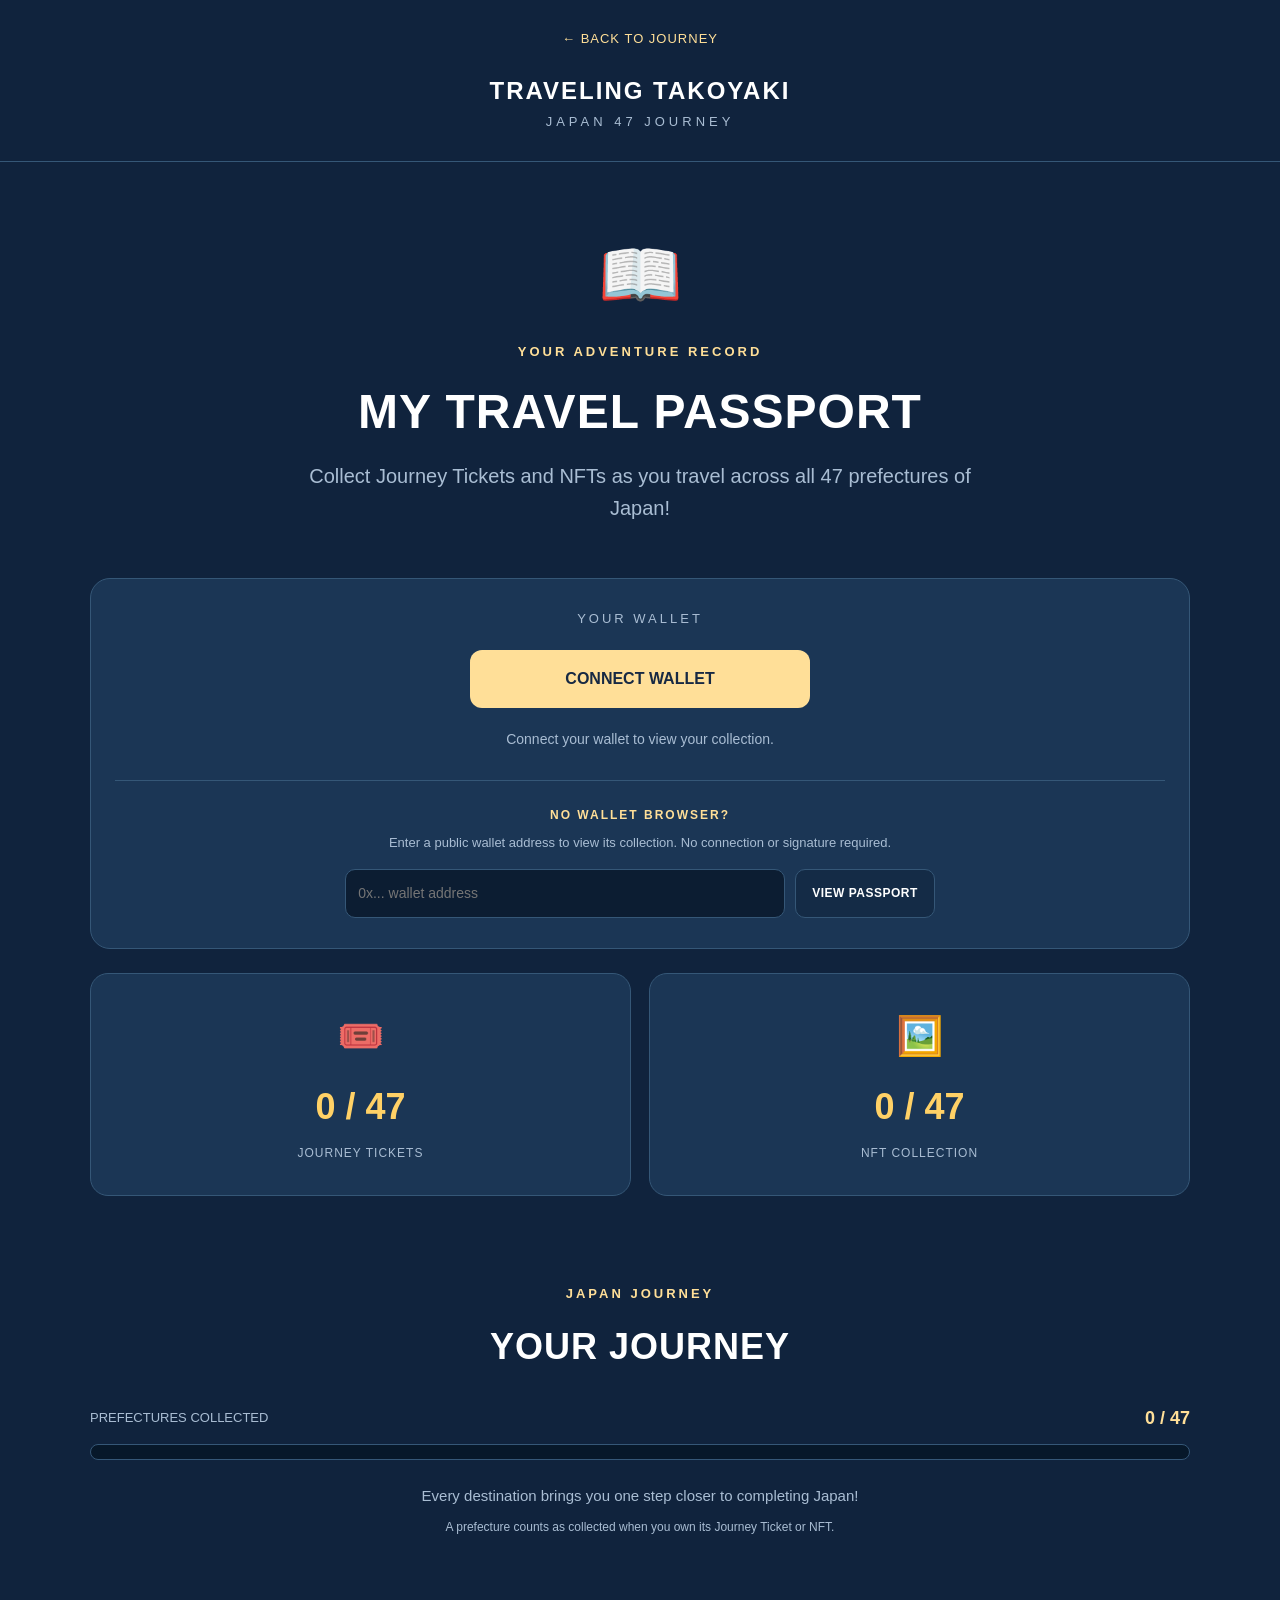
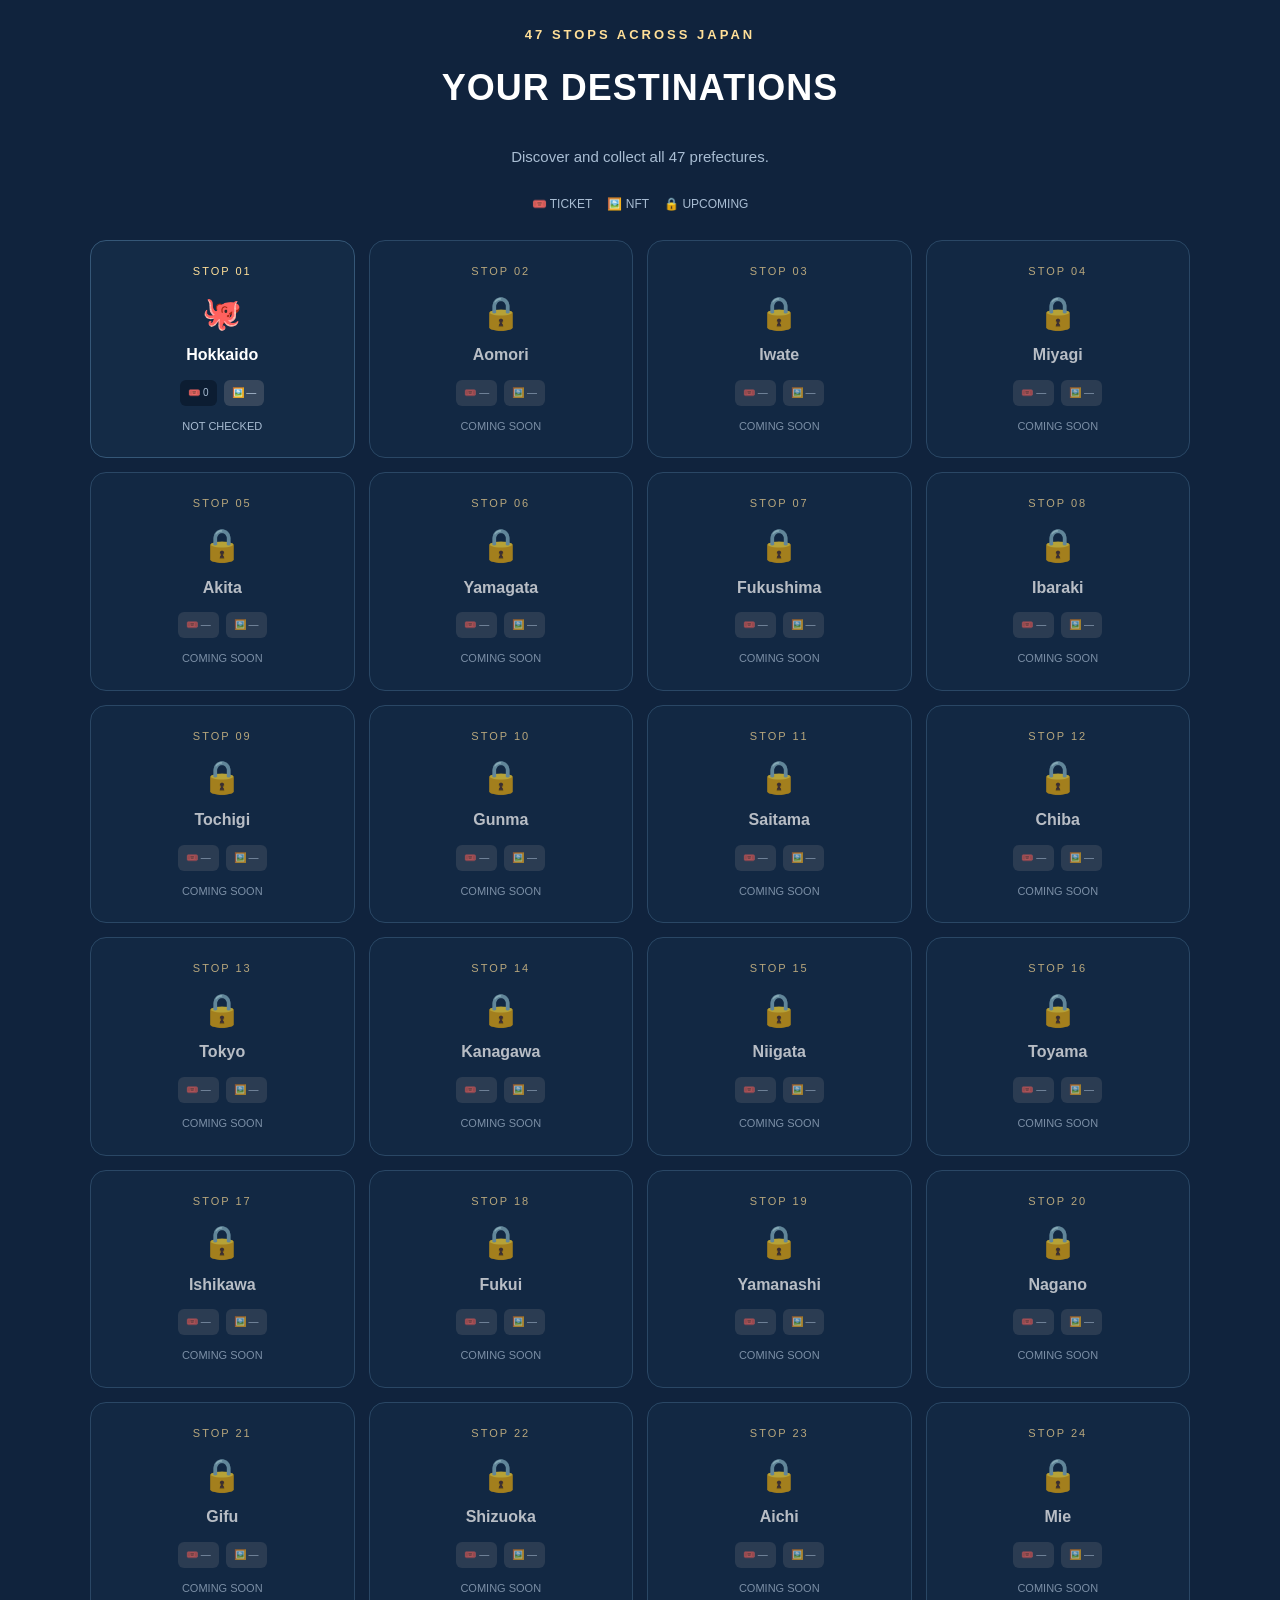
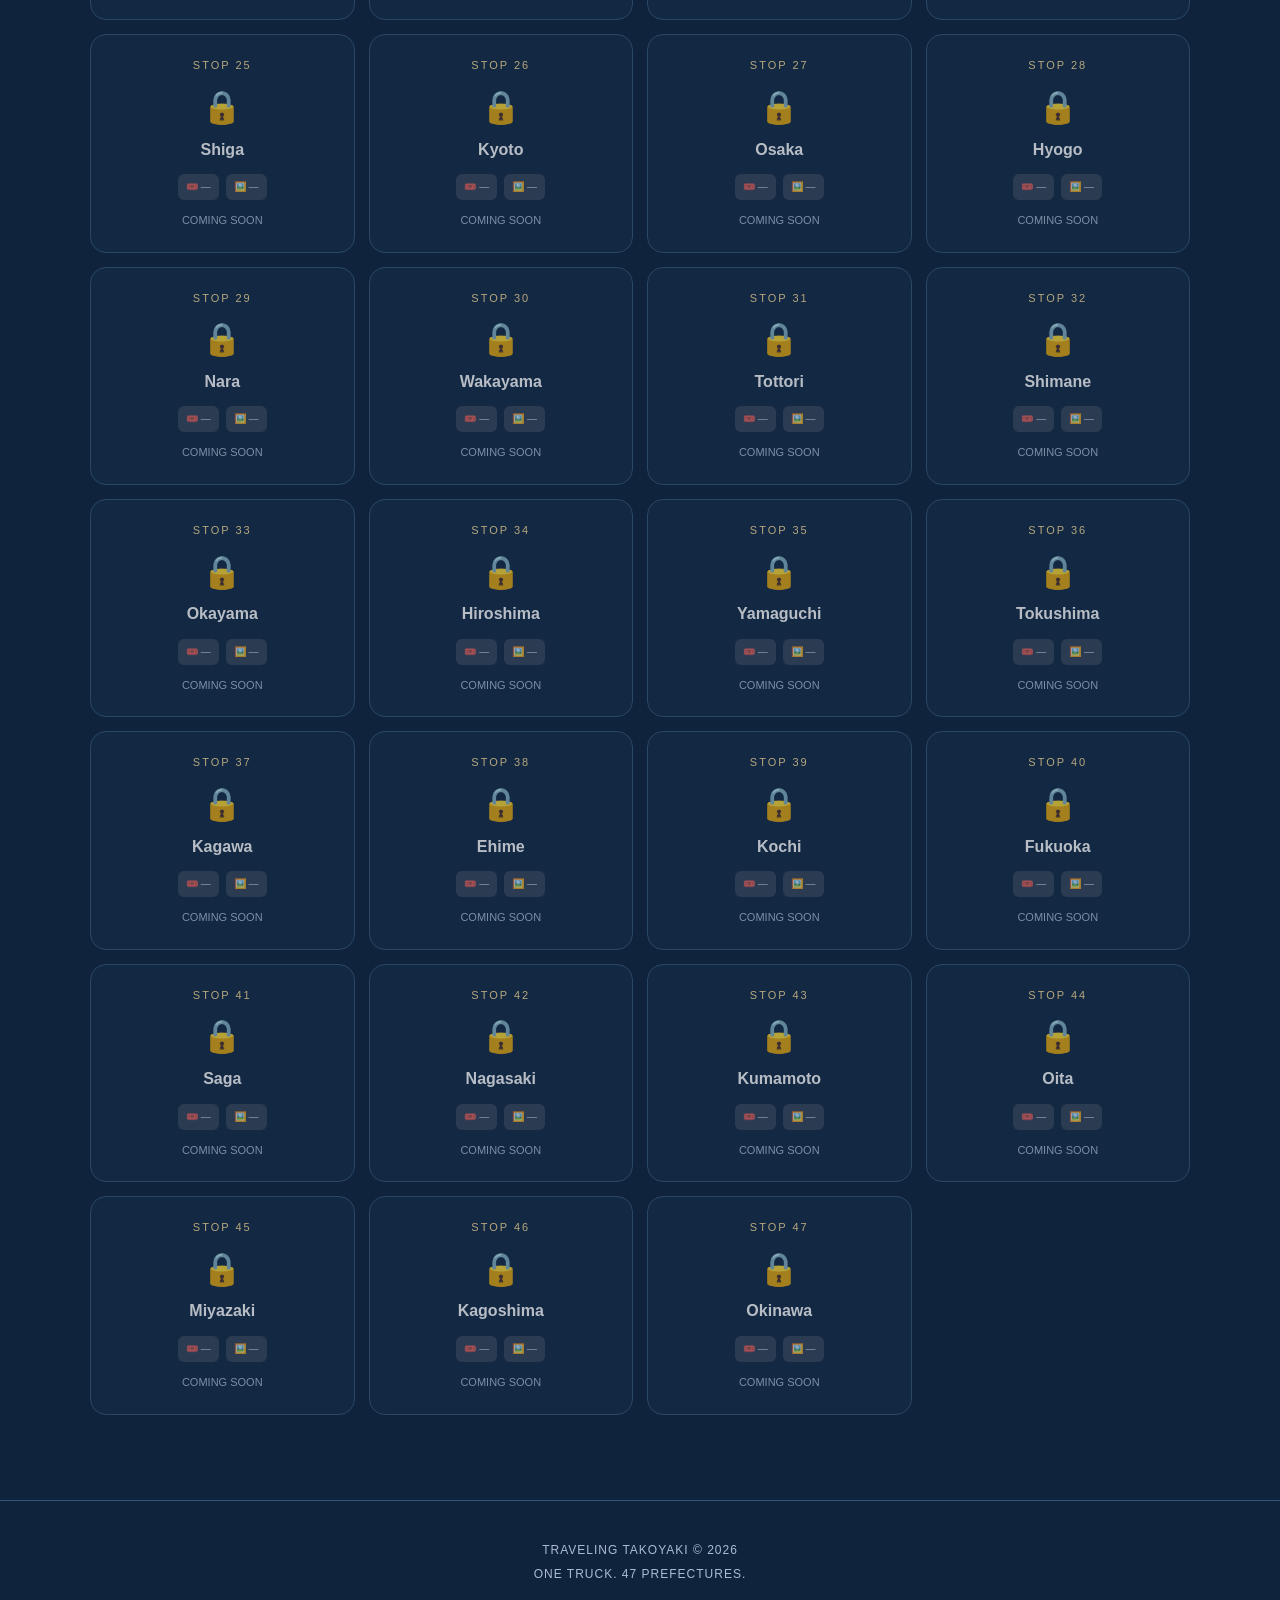
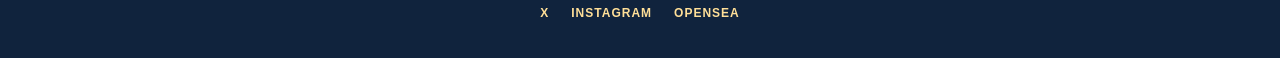
<file: test/passport/index.html>
<!DOCTYPE html>
<html lang="en">
<head>
  <meta charset="UTF-8">
  <meta name="viewport" content="width=device-width, initial-scale=1">

  <meta name="theme-color" content="#10233d">
  <meta name="description"
    content="Your Traveling Takoyaki passport. Collect Journey Tickets and NFTs across all 47 prefectures of Japan.">

  <title>MY TRAVEL PASSPORT | TRAVELING TAKOYAKI</title>

  <link rel="icon" type="image/png"
    href="../../traveling-takoyaki-icon.png">

  <link rel="stylesheet" href="./styles.css">
</head>

<body>

  <header class="site-header">
    <div class="header-inner">
      <a class="back-link" href="../../index.html">
        ← BACK TO JOURNEY
      </a>

      <div class="brand">
        TRAVELING TAKOYAKI
        <span>JAPAN 47 JOURNEY</span>
      </div>
    </div>
  </header>

  <main class="container">

    <section class="hero">
      <div class="passport-icon">📖</div>

      <p class="eyebrow">YOUR ADVENTURE RECORD</p>

      <h1>MY TRAVEL PASSPORT</h1>

      <p class="hero-description">
        Collect Journey Tickets and NFTs as you travel
        across all 47 prefectures of Japan!
      </p>
    </section>

    <section class="wallet-panel">

      <p class="section-label">YOUR WALLET</p>

      <button id="connectWallet" class="primary-button"
        type="button">
        CONNECT WALLET
      </button>

      <p id="walletStatus" class="wallet-status" role="status">
        Connect your wallet to view your collection.
      </p>

      <div id="walletDetails" class="wallet-details" hidden>
        <p id="walletAddress"></p>

        <div class="wallet-actions">
          <button id="refreshWallet" class="small-button"
            type="button">
            REFRESH COLLECTION
          </button>

          <button id="disconnectWallet" class="small-button"
            type="button">
            CLEAR WALLET
          </button>
        </div>
      </div>

      <div class="manual-wallet">
        <p>NO WALLET BROWSER?</p>
        <p class="manual-description">
          Enter a public wallet address to view its collection.
          No connection or signature required.
        </p>

        <form id="addressForm" class="address-form">
          <input
            id="addressInput"
            type="text"
            placeholder="0x... wallet address"
            autocomplete="off"
            spellcheck="false"
            aria-label="Public wallet address"
          >

          <button class="small-button" type="submit">
            VIEW PASSPORT
          </button>
        </form>
      </div>

    </section>

    <section class="stats">

      <div class="stat-card">
        <div class="stat-icon">🎟️</div>
        <div id="ticketCount" class="stat-number">0 / 47</div>
        <div class="stat-label">JOURNEY TICKETS</div>
      </div>

      <div class="stat-card">
        <div class="stat-icon">🖼️</div>
        <div id="nftCount" class="stat-number">0 / 47</div>
        <div class="stat-label">NFT COLLECTION</div>
      </div>

    </section>

    <section class="journey-section">
      <div class="section-heading">
        <p class="eyebrow">JAPAN JOURNEY</p>
        <h2>YOUR JOURNEY</h2>
      </div>

      <div class="progress-header">
        <span>PREFECTURES COLLECTED</span>
        <strong id="progressText">0 / 47</strong>
      </div>

      <div class="progress-track">
        <div id="progressBar" class="progress-fill"></div>
      </div>

      <p class="section-description">
        Every destination brings you one step closer
        to completing Japan!
      </p>

      <p class="progress-note">
        A prefecture counts as collected when you own
        its Journey Ticket or NFT.
      </p>
    </section>

    <section class="destinations-section">
      <div class="section-heading">
        <p class="eyebrow">47 STOPS ACROSS JAPAN</p>
        <h2>YOUR DESTINATIONS</h2>
      </div>

      <p class="section-description">
        Discover and collect all 47 prefectures.
      </p>

      <div class="legend">
        <span>🎟️ TICKET</span>
        <span>🖼️ NFT</span>
        <span>🔒 UPCOMING</span>
      </div>

      <div id="prefectureGrid" class="prefecture-grid"></div>
    </section>

  </main>

  <footer class="site-footer">
    <p>TRAVELING TAKOYAKI © 2026</p>
    <p>ONE TRUCK. 47 PREFECTURES.</p>

    <div class="footer-links">
      <a href="https://x.com/JAPAN47PIXEL"
         target="_blank" rel="noopener noreferrer">
        X
      </a>

      <a href="https://www.instagram.com/japan47pixel/"
         target="_blank" rel="noopener noreferrer">
        INSTAGRAM
      </a>

      <a href="https://opensea.io/collection/traveling-takoyaki"
         target="_blank" rel="noopener noreferrer">
        OPENSEA
      </a>
    </div>
  </footer>

  <script src="./contracts.js"></script>
  <script src="./script.js"></script>

</body>
</html>
</file>
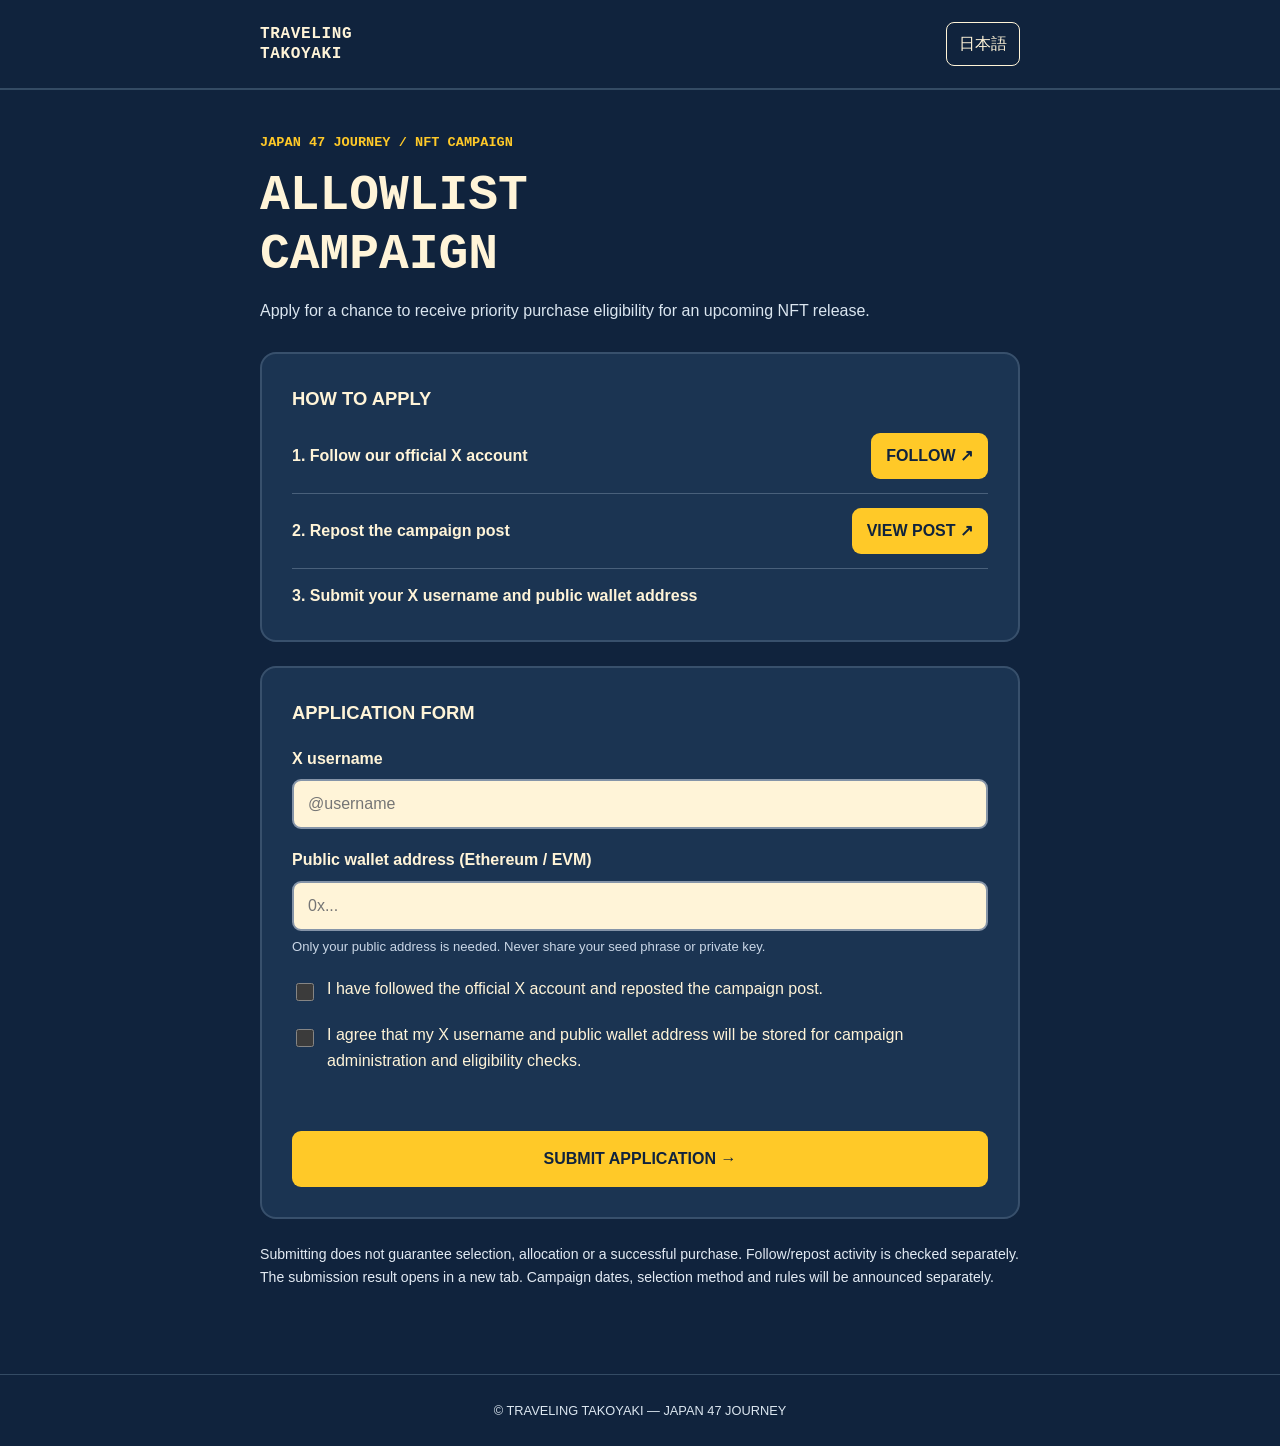
<file: allowlist.html>
<!doctype html>
<html lang="en">

<head>
  <meta charset="utf-8">

  <meta
    name="viewport"
    content="width=device-width, initial-scale=1"
  >

  <title>
    Allowlist Campaign | TRAVELING TAKOYAKI
  </title>

  <meta
    name="description"
    content="Apply for the TRAVELING TAKOYAKI NFT priority purchase allowlist."
  >

  <style>
    :root {
      color-scheme: dark;
      --navy: #10233d;
      --panel: #1b3452;
      --cream: #fff4d8;
      --yellow: #ffc928;
      --red: #f35b4f;
    }

    * {
      box-sizing: border-box;
    }

    body {
      margin: 0;
      background: var(--navy);
      color: var(--cream);
      font-family: Arial, "Noto Sans JP", sans-serif;
      line-height: 1.65;
    }

    a {
      color: inherit;
    }

    .wrap {
      width: min(760px, calc(100% - 32px));
      margin: auto;
    }

    header {
      padding: 22px 0;
      border-bottom: 2px solid #344b64;
    }

    .header {
      display: flex;
      align-items: center;
      justify-content: space-between;
      gap: 12px;
    }

    .brand {
      font-family: "Courier New", monospace;
      font-weight: 900;
      text-decoration: none;
      line-height: 1.25;
      letter-spacing: 0.04em;
    }

    button,
    .button {
      cursor: pointer;
      font: inherit;
    }

    #lang {
      background: transparent;
      border: 1px solid var(--cream);
      border-radius: 8px;
      color: var(--cream);
      padding: 8px 12px;
    }

    main {
      padding: 42px 0 70px;
    }

    .kicker {
      font-family: "Courier New", monospace;
      color: var(--yellow);
      font-weight: bold;
      font-size: 0.85rem;
    }

    h1 {
      font-family: "Courier New", monospace;
      font-size: clamp(1.7rem, 6vw, 3.1rem);
      line-height: 1.2;
      margin: 12px 0;
    }

    h2 {
      font-size: 1.15rem;
      margin: 0 0 18px;
    }

    .lead {
      color: #dbe6f0;
      margin: 0 0 28px;
    }

    .card {
      background: var(--panel);
      border: 2px solid #38506c;
      border-radius: 16px;
      padding: clamp(18px, 4vw, 30px);
      margin: 24px 0;
    }

    .steps {
      display: grid;
      gap: 14px;
    }

    .step {
      display: flex;
      align-items: center;
      justify-content: space-between;
      gap: 12px;
      border-bottom: 1px solid #49607b;
      padding-bottom: 14px;
    }

    .step:last-child {
      border: 0;
      padding: 0;
    }

    .step span {
      font-weight: 700;
    }

    .step a {
      background: var(--yellow);
      color: #10233d;
      padding: 10px 15px;
      border-radius: 9px;
      text-decoration: none;
      font-weight: 800;
      white-space: nowrap;
    }

    .step a:hover,
    .submit:hover {
      filter: brightness(1.08);
    }

    label {
      display: block;
      font-weight: 700;
      margin: 18px 0 7px;
    }

    input[type="text"] {
      display: block;
      width: 100%;
      border: 2px solid #8594a8;
      border-radius: 9px;
      padding: 14px;
      background: var(--cream);
      color: #10233d;
      font-size: 16px;
    }

    input:focus {
      outline: 3px solid var(--yellow);
      outline-offset: 2px;
    }

    .help {
      font-size: 0.82rem;
      color: #c9d6e6;
      margin: 5px 0 0;
    }

    .check {
      display: flex;
      align-items: flex-start;
      gap: 10px;
      margin: 18px 0;
    }

    .check input {
      margin-top: 7px;
      flex: none;
      width: 18px;
      height: 18px;
    }

    .check label {
      margin: 0;
      font-weight: 400;
    }

    .submit {
      display: block;
      width: 100%;
      border: 0;
      border-radius: 9px;
      background: var(--yellow);
      color: var(--navy);
      font-weight: 900;
      padding: 15px;
      font-size: 1rem;
    }

    .submit:disabled {
      opacity: 0.5;
      cursor: not-allowed;
    }

    .notice {
      font-size: 0.88rem;
      color: #e2eaf3;
    }

    .error {
      color: #ffb3a9;
      min-height: 1.4em;
    }

    .footer {
      text-align: center;
      padding: 25px 0;
      border-top: 1px solid #344b64;
      font-size: 0.8rem;
      color: #dbe6f0;
    }

    @media (max-width: 480px) {
      .step {
        align-items: stretch;
        flex-direction: column;
      }

      .step a {
        text-align: center;
      }

      main {
        padding-top: 28px;
      }
    }
  </style>
</head>

<body>

  <header>
    <div class="wrap header">

      <a
        class="brand"
        href="./index.html"
      >
        TRAVELING<br>
        TAKOYAKI
      </a>

      <button
        type="button"
        id="lang"
      >
        日本語
      </button>

    </div>
  </header>

  <main class="wrap">

    <div class="kicker">
      JAPAN 47 JOURNEY / NFT CAMPAIGN
    </div>

    <h1>
      ALLOWLIST<br>
      CAMPAIGN
    </h1>

    <p
      class="lead"
      data-en="Apply for a chance to receive priority purchase eligibility for an upcoming NFT release."
      data-ja="今後のNFT販売に向けた、優先購入枠の応募ページです。"
    >
      Apply for a chance to receive priority purchase
      eligibility for an upcoming NFT release.
    </p>

    <!-- APPLICATION STEPS -->

    <section class="card">

      <h2
        data-en="HOW TO APPLY"
        data-ja="応募方法"
      >
        HOW TO APPLY
      </h2>

      <div class="steps">

        <div class="step">

          <span
            data-en="1. Follow our official X account"
            data-ja="1. 公式Xをフォロー"
          >
            1. Follow our official X account
          </span>

          <a
            href="https://x.com/JAPAN47PIXEL"
            target="_blank"
            rel="noopener noreferrer"
            data-en="FOLLOW ↗"
            data-ja="フォロー ↗"
          >
            FOLLOW ↗
          </a>

        </div>

        <div class="step">

          <span
            data-en="2. Repost the campaign post"
            data-ja="2. キャンペーン投稿をリポスト"
          >
            2. Repost the campaign post
          </span>

          <a
            id="repostLink"
            href="https://x.com/JAPAN47PIXEL"
            target="_blank"
            rel="noopener noreferrer"
            data-en="VIEW POST ↗"
            data-ja="投稿を見る ↗"
          >
            VIEW POST ↗
          </a>

        </div>

        <div class="step">

          <span
            data-en="3. Submit your X username and public wallet address"
            data-ja="3. Xユーザー名と公開ウォレットアドレスを送信"
          >
            3. Submit your X username and public
            wallet address
          </span>

        </div>

      </div>

    </section>

    <!-- APPLICATION FORM -->

    <section class="card">

      <h2
        data-en="APPLICATION FORM"
        data-ja="応募フォーム"
      >
        APPLICATION FORM
      </h2>

      <form
        id="application"
        method="POST"
        target="_blank"
        novalidate
      >

        <label
          for="xUsername"
          data-en="X username"
          data-ja="Xユーザー名"
        >
          X username
        </label>

        <input
          id="xUsername"
          name="xUsername"
          type="text"
          placeholder="@username"
          maxlength="30"
          autocomplete="off"
          required
        >

        <label
          for="wallet"
          data-en="Public wallet address (Ethereum / EVM)"
          data-ja="公開ウォレットアドレス（Ethereum / EVM）"
        >
          Public wallet address (Ethereum / EVM)
        </label>

        <input
          id="wallet"
          name="wallet"
          type="text"
          placeholder="0x..."
          maxlength="42"
          autocomplete="off"
          spellcheck="false"
          required
        >

        <p
          class="help"
          data-en="Only your public address is needed. Never share your seed phrase or private key."
          data-ja="必要なのは公開アドレスのみです。シードフレーズや秘密鍵は絶対に入力しないでください。"
        >
          Only your public address is needed.
          Never share your seed phrase or private key.
        </p>

        <div class="check">

          <input
            type="checkbox"
            id="confirm"
            required
          >

          <label
            for="confirm"
            data-en="I have followed the official X account and reposted the campaign post."
            data-ja="公式Xをフォローし、キャンペーン投稿をリポストしました。"
          >
            I have followed the official X account
            and reposted the campaign post.
          </label>

        </div>

        <div class="check">

          <input
            type="checkbox"
            id="consent"
            required
          >

          <label
            for="consent"
            data-en="I agree that my X username and public wallet address will be stored for campaign administration and eligibility checks."
            data-ja="応募管理・条件確認のため、Xユーザー名と公開ウォレットアドレスを保存することに同意します。"
          >
            I agree that my X username and public
            wallet address will be stored for campaign
            administration and eligibility checks.
          </label>

        </div>

        <p
          class="error"
          id="error"
          role="alert"
        ></p>

        <button
          type="submit"
          class="submit"
          id="submit"
          data-en="SUBMIT APPLICATION →"
          data-ja="応募内容を送信 →"
        >
          SUBMIT APPLICATION →
        </button>

      </form>

    </section>

    <p
      class="notice"
      data-en="Submitting does not guarantee selection, allocation or a successful purchase. Follow/repost activity is checked separately. The submission result opens in a new tab. Campaign dates, selection method and rules will be announced separately."
      data-ja="応募は当選・優先購入枠・購入成功を保証するものではありません。フォロー・リポストの確認は別途行います。送信結果は新しいタブで表示されます。応募期間・選考方法・詳細条件は別途発表します。"
    >
      Submitting does not guarantee selection,
      allocation or a successful purchase.
      Follow/repost activity is checked separately.
      The submission result opens in a new tab.
      Campaign dates, selection method and rules
      will be announced separately.
    </p>

  </main>

  <footer class="footer">
    © TRAVELING TAKOYAKI — JAPAN 47 JOURNEY
  </footer>

  <script>
    // ==========================================
    // CONFIGURATION
    // ==========================================

    // Replace with the Google Apps Script Web App URL.
    const SCRIPT_URL =
      "PASTE_YOUR_GOOGLE_APPS_SCRIPT_WEB_APP_URL_HERE";

    // Replace with the actual X campaign post URL.
    const CAMPAIGN_POST_URL =
      "https://x.com/JAPAN47PIXEL";

    // ==========================================
    // REPOST LINK
    // ==========================================

    const repost =
      document.getElementById("repostLink");

    repost.href = CAMPAIGN_POST_URL;

    // ==========================================
    // LANGUAGE SWITCH
    // ==========================================

    let language = "en";

    const langButton =
      document.getElementById("lang");

    langButton.addEventListener("click", () => {
      language = language === "en" ? "ja" : "en";

      document.documentElement.lang = language;

      langButton.textContent =
        language === "en" ? "日本語" : "ENGLISH";

      document
        .querySelectorAll("[data-en][data-ja]")
        .forEach((el) => {
          el.textContent = el.dataset[language];
        });
    });

    // ==========================================
    // APPLICATION VALIDATION
    // ==========================================

    const form =
      document.getElementById("application");

    form.addEventListener("submit", (event) => {
      const error =
        document.getElementById("error");

      error.textContent = "";

      const username =
        document
          .getElementById("xUsername")
          .value
          .trim()
          .replace(/^@/, "");

      const wallet =
        document
          .getElementById("wallet")
          .value
          .trim();

      const fail = (message) => {
        event.preventDefault();
        error.textContent = message;
      };

      // X USERNAME VALIDATION

      if (!/^[A-Za-z0-9_]{1,15}$/.test(username)) {
        return fail(
          language === "ja"
            ? "Xユーザー名は1〜15文字の英数字と_で入力してください。"
            : "Enter a valid X username (1–15 letters, digits or underscores)."
        );
      }

      // WALLET ADDRESS VALIDATION

      if (!/^0x[a-fA-F0-9]{40}$/.test(wallet)) {
        return fail(
          language === "ja"
            ? "0xから始まる42文字のEVMアドレスを入力してください。"
            : "Enter a valid 42-character EVM wallet address beginning with 0x."
        );
      }

      // CONFIRMATION CHECKS

      const confirmed =
        document.getElementById("confirm").checked;

      const consented =
        document.getElementById("consent").checked;

      if (!confirmed || !consented) {
        return fail(
          language === "ja"
            ? "確認事項と同意にチェックしてください。"
            : "Please check both confirmation boxes."
        );
      }

      // GOOGLE APPS SCRIPT URL CHECK

      if (
        !SCRIPT_URL.startsWith(
          "https://script.google.com/macros/s/"
        )
      ) {
        return fail(
          language === "ja"
            ? "応募フォームは現在準備中です。"
            : "Applications are not open yet."
        );
      }

      // NORMALIZE USERNAME

      document.getElementById("xUsername").value =
        username;

      // SUBMIT TO GOOGLE APPS SCRIPT

      form.action = SCRIPT_URL;
    });
  </script>

</body>
</html>
</file>
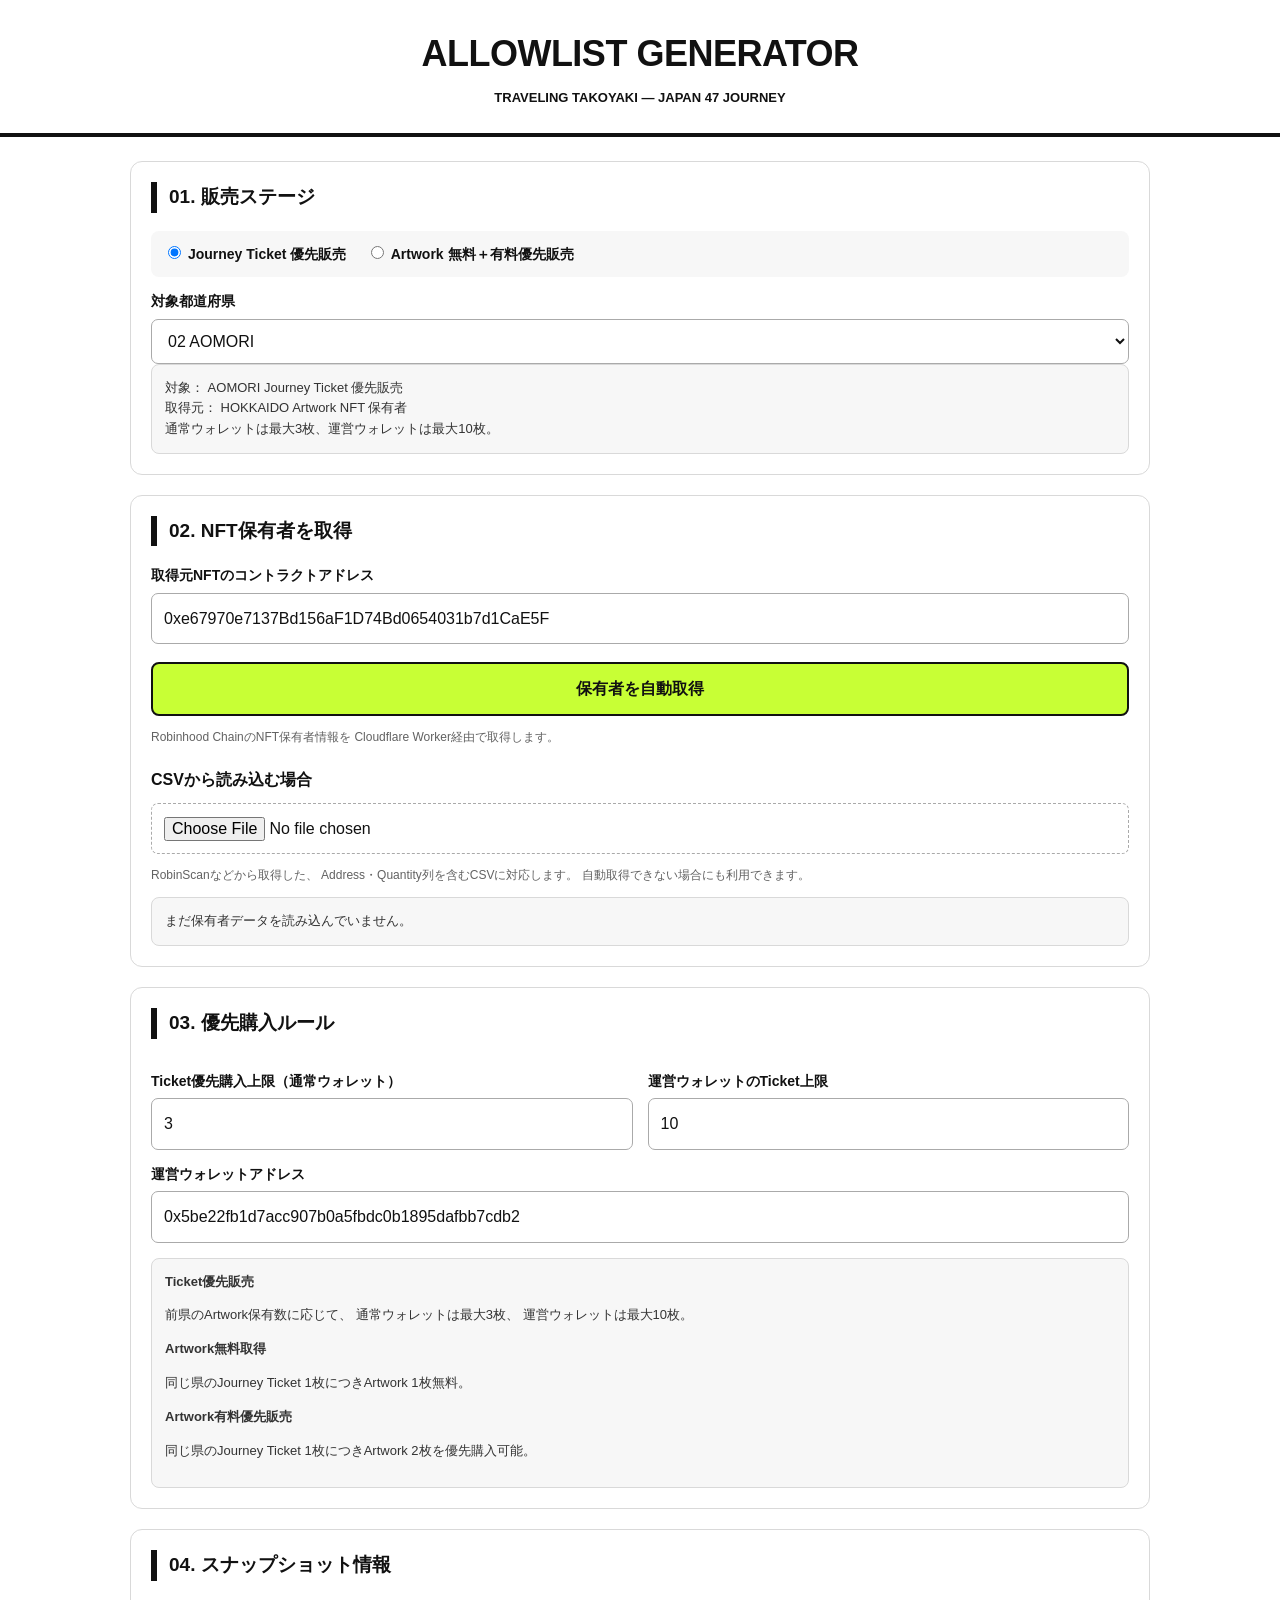
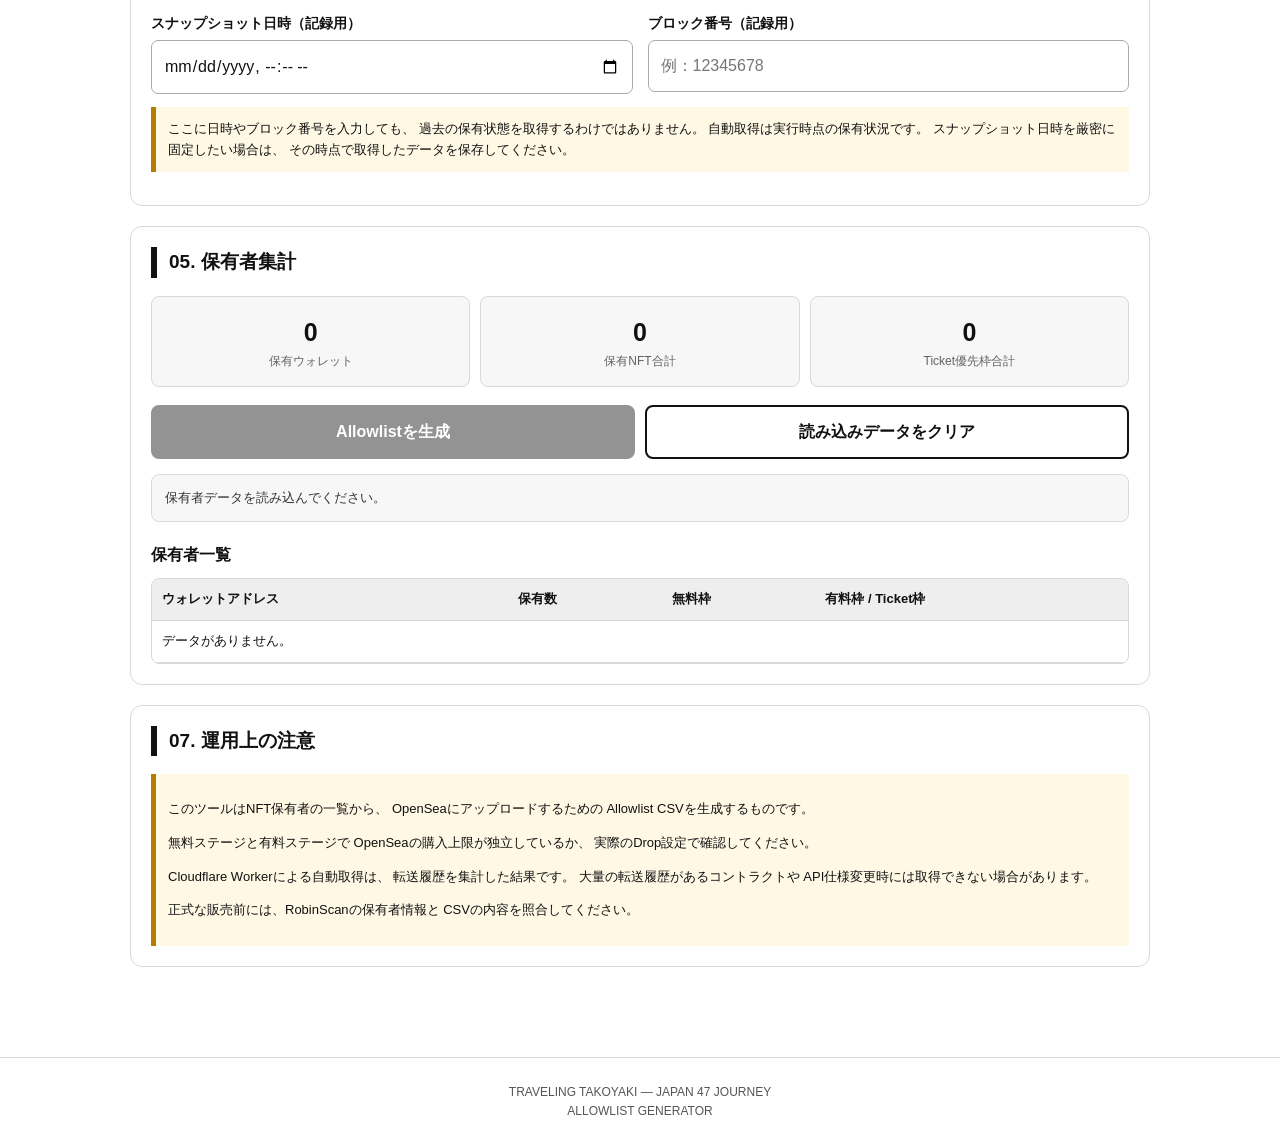
<file: kanri/allowlistgenerator.html>
<!DOCTYPE html>
<html lang="ja">
<head>
<meta charset="UTF-8">
<meta name="viewport" content="width=device-width, initial-scale=1">
<title>Allowlist Generator | TRAVELING TAKOYAKI</title>

<style>
:root {
  --bg: #ffffff;
  --text: #111111;
  --muted: #626262;
  --line: #d9d9d9;
  --panel: #f7f7f7;
  --lime: #c8ff35;
  --red: #b42318;
  --green: #176b39;
}

* {
  box-sizing: border-box;
}

body {
  margin: 0;
  background: var(--bg);
  color: var(--text);
  font-family: Arial, "Noto Sans JP", sans-serif;
  line-height: 1.6;
}

header {
  background: #ffffff;
  border-bottom: 4px solid #111;
  padding: 25px 16px;
  text-align: center;
}

header h1 {
  margin: 0;
  font-size: clamp(22px, 5vw, 36px);
  font-weight: 900;
  letter-spacing: -0.5px;
}

header p {
  margin: 5px 0 0;
  font-size: 13px;
  font-weight: bold;
}

main {
  width: min(100%, 1050px);
  margin: auto;
  padding: 24px 15px 70px;
}

section {
  border: 1px solid var(--line);
  border-radius: 12px;
  padding: 20px;
  margin-bottom: 20px;
  background: #fff;
}

h2 {
  margin: 0 0 18px;
  font-size: 19px;
  border-left: 6px solid #111;
  padding-left: 12px;
}

h3 {
  font-size: 16px;
  margin: 20px 0 10px;
}

label {
  display: block;
  font-weight: bold;
  margin: 13px 0 6px;
  font-size: 14px;
}

input,
select,
textarea,
button {
  font: inherit;
}

input[type="text"],
input[type="number"],
input[type="datetime-local"],
select,
textarea {
  display: block;
  width: 100%;
  padding: 12px;
  border: 1px solid #aaa;
  border-radius: 7px;
  background: #fff;
  color: #111;
}

input[type="file"] {
  width: 100%;
  padding: 12px;
  border: 1px dashed #aaa;
  border-radius: 7px;
}

textarea {
  min-height: 100px;
  resize: vertical;
}

input:focus,
select:focus,
textarea:focus {
  outline: 2px solid #111;
  outline-offset: 1px;
}

button {
  border: 2px solid #111;
  border-radius: 8px;
  padding: 12px 18px;
  background: #fff;
  color: #111;
  font-weight: 900;
  cursor: pointer;
}

button.primary {
  background: var(--lime);
}

button.dark {
  background: #111;
  color: #fff;
}

button:disabled {
  opacity: .45;
  cursor: not-allowed;
}

button:hover:not(:disabled) {
  filter: brightness(.95);
}

.row {
  display: grid;
  grid-template-columns: repeat(2, minmax(0, 1fr));
  gap: 15px;
}

.actions {
  display: flex;
  gap: 10px;
  flex-wrap: wrap;
  margin-top: 18px;
}

.actions button {
  flex: 1 1 180px;
}

.radio-row {
  display: flex;
  flex-wrap: wrap;
  gap: 20px;
  padding: 12px;
  background: var(--panel);
  border-radius: 8px;
}

.radio-row label {
  margin: 0;
  cursor: pointer;
}

.note {
  padding: 13px;
  border: 1px solid var(--line);
  background: var(--panel);
  border-radius: 8px;
  font-size: 13px;
  color: #333;
}

.warning {
  border-left: 5px solid #b77b00;
  padding: 12px;
  background: #fff8e5;
  font-size: 13px;
}

.error {
  border-left: 5px solid var(--red);
  padding: 12px;
  background: #fff1f0;
  color: var(--red);
  font-weight: bold;
}

.success {
  border-left: 5px solid var(--green);
  padding: 12px;
  background: #eaf8ee;
  color: var(--green);
  font-weight: bold;
}

.hidden {
  display: none !important;
}

.stats {
  display: grid;
  grid-template-columns: repeat(3, minmax(0, 1fr));
  gap: 10px;
  margin: 15px 0;
}

.stat {
  padding: 15px 8px;
  background: var(--panel);
  border: 1px solid var(--line);
  border-radius: 8px;
  text-align: center;
}

.stat strong {
  display: block;
  font-size: 25px;
  font-weight: 900;
}

.stat span {
  display: block;
  color: var(--muted);
  font-size: 12px;
}

.table-wrap {
  overflow-x: auto;
  border: 1px solid var(--line);
  border-radius: 8px;
}

table {
  width: 100%;
  border-collapse: collapse;
  min-width: 570px;
  font-size: 13px;
}

th,
td {
  padding: 10px;
  border-bottom: 1px solid var(--line);
  text-align: left;
}

th {
  background: #eee;
  white-space: nowrap;
}

td.num {
  text-align: right;
  font-weight: bold;
}

td.address {
  font-family: monospace;
  overflow-wrap: anywhere;
}

.small {
  font-size: 12px;
  color: var(--muted);
}

footer {
  text-align: center;
  padding: 25px 12px;
  border-top: 1px solid var(--line);
  color: #555;
  font-size: 12px;
}

@media(max-width: 650px) {
  .row {
    grid-template-columns: 1fr;
  }

  section {
    padding: 15px;
  }

  .stats {
    gap: 6px;
  }

  .stat strong {
    font-size: 21px;
  }
}
</style>
</head>

<body>

<header>
  <h1>ALLOWLIST GENERATOR</h1>
  <p>TRAVELING TAKOYAKI — JAPAN 47 JOURNEY</p>
</header>

<main>

<section>
  <h2>01. 販売ステージ</h2>

  <div class="radio-row">
    <label>
      <input type="radio" name="mode" value="ticket" checked>
      Journey Ticket 優先販売
    </label>

    <label>
      <input type="radio" name="mode" value="artwork">
      Artwork 無料＋有料優先販売
    </label>
  </div>

  <label for="prefecture">
    対象都道府県
  </label>

  <select id="prefecture"></select>

  <div id="sourceDescription" class="note"></div>
</section>

<section>
  <h2>02. NFT保有者を取得</h2>

  <label for="contract">
    取得元NFTのコントラクトアドレス
  </label>

  <input
    id="contract"
    type="text"
    placeholder="0x..."
    spellcheck="false"
  >

  <div class="actions">
    <button id="fetchButton" class="primary">
      保有者を自動取得
    </button>
  </div>

  <p class="small">
    Robinhood ChainのNFT保有者情報を
    Cloudflare Worker経由で取得します。
  </p>

  <h3>CSVから読み込む場合</h3>

  <input
    id="csvFile"
    type="file"
    accept=".csv,text/csv"
  >

  <p class="small">
    RobinScanなどから取得した、
    Address・Quantity列を含むCSVに対応します。
    自動取得できない場合にも利用できます。
  </p>

  <div id="status" class="note">
    まだ保有者データを読み込んでいません。
  </div>
</section>

<section>
  <h2>03. 優先購入ルール</h2>

  <div class="row">
    <div>
      <label for="ticketCap">
        Ticket優先購入上限（通常ウォレット）
      </label>

      <input
        id="ticketCap"
        type="number"
        min="1"
        max="100"
        value="3"
      >
    </div>

    <div>
      <label for="operatorCap">
        運営ウォレットのTicket上限
      </label>

      <input
        id="operatorCap"
        type="number"
        min="0"
        max="100"
        value="10"
      >
    </div>
  </div>

  <label for="operator">
    運営ウォレットアドレス
  </label>

  <input
    id="operator"
    type="text"
    value="0x5be22fb1d7acc907b0a5fbdc0b1895dafbb7cdb2"
    spellcheck="false"
  >

  <div class="note" style="margin-top:15px">
    <strong>Ticket優先販売</strong>
    <p>
      前県のArtwork保有数に応じて、
      通常ウォレットは最大3枚、
      運営ウォレットは最大10枚。
    </p>

    <strong>Artwork無料取得</strong>
    <p>
      同じ県のJourney Ticket
      1枚につきArtwork 1枚無料。
    </p>

    <strong>Artwork有料優先販売</strong>
    <p>
      同じ県のJourney Ticket
      1枚につきArtwork 2枚を優先購入可能。
    </p>
  </div>
</section>

<section>
  <h2>04. スナップショット情報</h2>

  <div class="row">
    <div>
      <label for="snapshotDate">
        スナップショット日時（記録用）
      </label>

      <input
        id="snapshotDate"
        type="datetime-local"
      >
    </div>

    <div>
      <label for="snapshotBlock">
        ブロック番号（記録用）
      </label>

      <input
        id="snapshotBlock"
        type="text"
        placeholder="例：12345678"
      >
    </div>
  </div>

  <p class="warning">
    ここに日時やブロック番号を入力しても、
    過去の保有状態を取得するわけではありません。
    自動取得は実行時点の保有状況です。
    スナップショット日時を厳密に固定したい場合は、
    その時点で取得したデータを保存してください。
  </p>
</section>

<section>
  <h2>05. 保有者集計</h2>

  <div class="stats">
    <div class="stat">
      <strong id="walletCount">0</strong>
      <span>保有ウォレット</span>
    </div>

    <div class="stat">
      <strong id="tokenCount">0</strong>
      <span>保有NFT合計</span>
    </div>

    <div class="stat">
      <strong id="allowCount">0</strong>
      <span id="allowLabel">優先購入枠合計</span>
    </div>
  </div>

  <div class="actions">
    <button id="generateButton" class="dark" disabled>
      Allowlistを生成
    </button>

    <button id="clearButton">
      読み込みデータをクリア
    </button>
  </div>

  <div id="resultMessage" class="note" style="margin-top:15px">
    保有者データを読み込んでください。
  </div>

  <h3>保有者一覧</h3>

  <div class="table-wrap">
    <table>
      <thead>
        <tr>
          <th>ウォレットアドレス</th>
          <th>保有数</th>
          <th>無料枠</th>
          <th>有料枠 / Ticket枠</th>
        </tr>
      </thead>

      <tbody id="holderTable">
        <tr>
          <td colspan="4">
            データがありません。
          </td>
        </tr>
      </tbody>
    </table>
  </div>
</section>

<section id="downloads" class="hidden">
  <h2>06. CSVダウンロード</h2>

  <div id="downloadButtons" class="actions"></div>

  <p class="note">
    OpenSea用CSVはヘッダーなし・UTF-8 BOMなしの
    2列形式で出力します。
    1列目がウォレットアドレス、
    2列目が購入可能枚数です。
  </p>
</section>

<section>
  <h2>07. 運用上の注意</h2>

  <div class="warning">
    <p>
      このツールはNFT保有者の一覧から、
      OpenSeaにアップロードするための
      Allowlist CSVを生成するものです。
    </p>

    <p>
      無料ステージと有料ステージで
      OpenSeaの購入上限が独立しているか、
      実際のDrop設定で確認してください。
    </p>

    <p>
      Cloudflare Workerによる自動取得は、
      転送履歴を集計した結果です。
      大量の転送履歴があるコントラクトや
      API仕様変更時には取得できない場合があります。
    </p>

    <p>
      正式な販売前には、RobinScanの保有者情報と
      CSVの内容を照合してください。
    </p>
  </div>
</section>

</main>

<footer>
  TRAVELING TAKOYAKI — JAPAN 47 JOURNEY
  <br>
  ALLOWLIST GENERATOR
</footer>

<script>
"use strict";

(() => {

  // =====================================================
  // 設定
  // =====================================================

  const WORKER =
    "https://traveling-takoyaki-allowlist.japan47pixel.workers.dev";

  const PREFECTURES = [
    "HOKKAIDO",
    "AOMORI",
    "AKITA",
    "IWATE",
    "YAMAGATA",
    "FUKUSHIMA",
    "MIYAGI",
    "IBARAKI",
    "TOCHIGI",
    "GUNMA",
    "SAITAMA",
    "CHIBA",
    "TOKYO",
    "KANAGAWA",
    "NIIGATA",
    "TOYAMA",
    "ISHIKAWA",
    "FUKUI",
    "YAMANASHI",
    "NAGANO",
    "GIFU",
    "SHIZUOKA",
    "AICHI",
    "MIE",
    "SHIGA",
    "KYOTO",
    "OSAKA",
    "HYOGO",
    "NARA",
    "WAKAYAMA",
    "TOTTORI",
    "SHIMANE",
    "OKAYAMA",
    "HIROSHIMA",
    "YAMAGUCHI",
    "TOKUSHIMA",
    "KAGAWA",
    "EHIME",
    "KOCHI",
    "FUKUOKA",
    "SAGA",
    "NAGASAKI",
    "KUMAMOTO",
    "OITA",
    "MIYAZAKI",
    "KAGOSHIMA",
    "OKINAWA"
  ];

  const KNOWN_CONTRACTS = {
    "HOKKAIDO_ARTWORK":
      "0xe67970e7137Bd156aF1D74Bd0654031b7d1CaE5F"
  };

  const ADDRESS_REGEX = /^0x[a-fA-F0-9]{40}$/;

  // =====================================================
  // DOM
  // =====================================================

  const $ = id => document.getElementById(id);

  const prefecture = $("prefecture");
  const contractInput = $("contract");
  const sourceDescription = $("sourceDescription");

  const fetchButton = $("fetchButton");
  const csvFile = $("csvFile");

  const status = $("status");

  const ticketCap = $("ticketCap");
  const operatorCap = $("operatorCap");
  const operator = $("operator");

  const walletCount = $("walletCount");
  const tokenCount = $("tokenCount");
  const allowCount = $("allowCount");
  const allowLabel = $("allowLabel");

  const generateButton = $("generateButton");
  const clearButton = $("clearButton");

  const resultMessage = $("resultMessage");
  const holderTable = $("holderTable");

  const downloads = $("downloads");
  const downloadButtons = $("downloadButtons");

  // =====================================================
  // 状態
  // =====================================================

  let holders = [];
  let dataSource = "";
  let loadedContract = "";
  let loadedMode = "";
  let loadedPrefecture = "";
  let currentBlock = "";

  // =====================================================
  // 初期化
  // =====================================================

  for (let i = 1; i < PREFECTURES.length; i++) {

    const option = document.createElement("option");

    option.value = String(i);
    option.textContent =
      String(i + 1).padStart(2, "0") +
      " " +
      PREFECTURES[i];

    prefecture.appendChild(option);
  }

  prefecture.value = "1";

  // =====================================================
  // 共通関数
  // =====================================================

  function getMode() {
    return document.querySelector(
      'input[name="mode"]:checked'
    ).value;
  }

  function selectedIndex() {
    return Number(prefecture.value);
  }

  function selectedName() {
    return PREFECTURES[selectedIndex()];
  }

  function previousName() {
    return PREFECTURES[selectedIndex() - 1];
  }

  function sourceKey() {

    if (getMode() === "ticket") {
      return previousName() + "_ARTWORK";
    }

    return selectedName() + "_TICKET";
  }

  function setStatus(message, type = "note") {
    status.className = type;
    status.textContent = message;
  }

  function setResult(message, type = "note") {
    resultMessage.className = type;
    resultMessage.textContent = message;
  }

  function validAddress(value) {
    return ADDRESS_REGEX.test(value);
  }

  function positiveInteger(value, min = 0) {

    const n = Number(value);

    if (
      !Number.isSafeInteger(n) ||
      n < min
    ) {
      throw new Error(
        "購入上限の設定値が正しくありません。"
      );
    }

    return n;
  }

  function escapeHTML(value) {

    return String(value)
      .replace(/&/g, "&amp;")
      .replace(/</g, "&lt;")
      .replace(/>/g, "&gt;")
      .replace(/"/g, "&quot;")
      .replace(/'/g, "&#39;");
  }

  function numberFormat(n) {
    return n.toLocaleString("ja-JP");
  }

  // =====================================================
  // 取得元表示
  // =====================================================

  function updateSource() {

    const mode = getMode();

    let description = "";

    if (mode === "ticket") {

      description =
        "対象： " + selectedName() +
        " Journey Ticket 優先販売\n" +
        "取得元： " + previousName() +
        " Artwork NFT 保有者\n" +
        "通常ウォレットは最大3枚、" +
        "運営ウォレットは最大10枚。";

    } else {

      description =
        "対象： " + selectedName() +
        " Artwork NFT\n" +
        "取得元： " + selectedName() +
        " Journey Ticket 保有者\n" +
        "Ticket1枚につき無料1枚＋" +
        "有料優先2枚。";
    }

    sourceDescription.textContent = description;
    sourceDescription.style.whiteSpace = "pre-line";

    const key = sourceKey();

    contractInput.value = KNOWN_CONTRACTS[key] || "";

    resetHolders();

    updateLabels();
  }

  function updateLabels() {

    if (getMode() === "ticket") {
      allowLabel.textContent = "Ticket優先枠合計";
    } else {
      allowLabel.textContent = "Artwork最大取得枠";
    }
  }

  // =====================================================
  // 保有者データ初期化
  // =====================================================

  function resetHolders() {

    holders = [];
    dataSource = "";
    loadedContract = "";
    loadedMode = "";
    loadedPrefecture = "";
    currentBlock = "";

    walletCount.textContent = "0";
    tokenCount.textContent = "0";
    allowCount.textContent = "0";

    generateButton.disabled = true;

    holderTable.innerHTML =
      '<tr><td colspan="4">' +
      'データがありません。' +
      '</td></tr>';

    downloads.classList.add("hidden");
    downloadButtons.innerHTML = "";

    setStatus(
      "まだ保有者データを読み込んでいません。"
    );

    setResult(
      "保有者データを読み込んでください。"
    );
  }

  // =====================================================
  // 保有者データ正規化
  // =====================================================

  function normalizeHolders(raw) {

    const map = new Map();

    for (const item of raw) {

      const address = String(
        item.address || ""
      ).trim().toLowerCase();

      const quantity = Number(item.quantity);

      if (!validAddress(address)) {
        throw new Error(
          "不正なウォレットアドレス：" + address
        );
      }

      if (
        !Number.isSafeInteger(quantity) ||
        quantity < 0
      ) {
        throw new Error(
          "不正な保有枚数：" + address
        );
      }

      if (quantity === 0) {
        continue;
      }

      map.set(
        address,
        (map.get(address) || 0) + quantity
      );

      if (
        !Number.isSafeInteger(map.get(address))
      ) {
        throw new Error(
          "保有枚数が上限を超えています。"
        );
      }
    }

    return [...map].map(
      ([address, quantity]) => ({
        address,
        quantity
      })
    ).sort(
      (a, b) =>
        b.quantity - a.quantity ||
        a.address.localeCompare(b.address)
    );
  }

  function loadHolders(raw, source, block = "") {

    const normalized = normalizeHolders(raw);

    if (!normalized.length) {
      throw new Error(
        "有効な保有者が見つかりません。"
      );
    }

    holders = normalized;
    dataSource = source;

    loadedContract =
      contractInput.value.trim().toLowerCase();

    loadedMode = getMode();
    loadedPrefecture = prefecture.value;
    currentBlock = String(block || "");

    if (
      currentBlock &&
      !$("snapshotBlock").value.trim()
    ) {
      $("snapshotBlock").value = currentBlock;
    }

    generateButton.disabled = false;

    downloads.classList.add("hidden");

    renderHolders();

    setStatus(
      numberFormat(holders.length) +
      "ウォレットの保有情報を読み込みました。",
      "success"
    );

    setResult(
      "保有者データの読み込みが完了しました。" +
      "内容を確認してAllowlistを生成してください。",
      "success"
    );
  }

  // =====================================================
  // CSVパーサー
  // =====================================================

  function parseCSV(text) {

    text = text.replace(/^\uFEFF/, "");

    const rows = [];
    let row = [];
    let field = "";
    let quoted = false;

    for (let i = 0; i < text.length; i++) {

      const ch = text[i];

      if (quoted) {

        if (ch === '"') {

          if (text[i + 1] === '"') {
            field += '"';
            i++;
          } else {
            quoted = false;
          }

        } else {
          field += ch;
        }

      } else {

        if (ch === '"') {
          quoted = true;

        } else if (ch === ",") {
          row.push(field);
          field = "";

        } else if (ch === "\n") {
          row.push(field);
          rows.push(row);
          row = [];
          field = "";

        } else if (ch === "\r") {
          if (text[i + 1] === "\n") {
            continue;
          }

          row.push(field);
          rows.push(row);
          row = [];
          field = "";

        } else {
          field += ch;
        }
      }
    }

    if (quoted) {
      throw new Error(
        "CSVの引用符が閉じられていません。"
      );
    }

    if (field !== "" || row.length) {
      row.push(field);
      rows.push(row);
    }

    return rows.filter(
      r => r.some(c => String(c).trim() !== "")
    );
  }

  function parseHolderCSV(text) {

    const rows = parseCSV(text);

    if (rows.length < 2) {
      throw new Error(
        "CSVに保有者データがありません。"
      );
    }

    const headers = rows[0].map(
      x => String(x)
        .trim()
        .toLowerCase()
        .replace(/[\s_-]/g, "")
    );

    const addressNames = [
      "address",
      "wallet",
      "walletaddress",
      "holder",
      "holderaddress",
      "owner"
    ];

    const quantityNames = [
      "quantity",
      "balance",
      "amount",
      "count",
      "tokenbalance",
      "nftbalance"
    ];

    const addressIndex = headers.findIndex(
      x => addressNames.includes(x)
    );

    const quantityIndex = headers.findIndex(
      x => quantityNames.includes(x)
    );

    if (
      addressIndex < 0 ||
      quantityIndex < 0
    ) {
      throw new Error(
        "CSVにAddress列とQuantity列が必要です。"
      );
    }

    return rows.slice(1).map(row => ({
      address: row[addressIndex],
      quantity: row[quantityIndex]
    }));
  }

  // =====================================================
  // 自動取得
  // =====================================================

  async function fetchHolders() {

    const contract = contractInput.value.trim();

    if (!validAddress(contract)) {

      setStatus(
        "正しいコントラクトアドレスを入力してください。",
        "error"
      );

      return;
    }

    resetHolders();

    fetchButton.disabled = true;
    fetchButton.textContent = "取得中...";

    setStatus(
      "Cloudflare WorkerからNFT保有者を取得しています。"
    );

    try {

      const url =
        WORKER +
        "/api/holders?contract=" +
        encodeURIComponent(contract);

      const response = await fetch(url, {
        method: "GET",
        cache: "no-store"
      });

      const data = await response.json();

      if (!response.ok) {
        throw new Error(
          data.error ||
          "保有者の取得に失敗しました。"
        );
      }

      if (!Array.isArray(data.holders)) {
        throw new Error(
          "APIから正しい保有者一覧が返されませんでした。"
        );
      }

      if (
        String(data.contract || "").toLowerCase() !==
        contract.toLowerCase()
      ) {
        throw new Error(
          "取得したコントラクトが一致しません。"
        );
      }

      loadHolders(
        data.holders,
        "Cloudflare Worker / " +
        String(data.source || "API"),
        data.lastBlock
      );

      if (
        data.totalTokens !== undefined
      ) {

        const localTotal = holders.reduce(
          (sum, h) => sum + h.quantity,
          0
        );

        if (localTotal !== Number(data.totalTokens)) {

          resetHolders();

          throw new Error(
            "APIのNFT合計枚数と集計結果が一致しません。"
          );
        }
      }

    } catch (error) {

      resetHolders();

      setStatus(
        "自動取得エラー：" +
        (error.message || String(error)),
        "error"
      );

    } finally {

      fetchButton.disabled = false;
      fetchButton.textContent = "保有者を自動取得";
    }
  }

  // =====================================================
  // CSV読み込み
  // =====================================================

  async function importCSV(file) {

    if (!file) {
      return;
    }

    resetHolders();

    try {

      const text = await file.text();

      const parsed = parseHolderCSV(text);

      loadHolders(
        parsed,
        "CSV / " + file.name
      );

    } catch (error) {

      resetHolders();

      setStatus(
        "CSV読み込みエラー：" +
        (error.message || String(error)),
        "error"
      );
    }
  }

  // =====================================================
  // 優先購入枠計算
  // =====================================================

  function calculateRows() {

    const mode = getMode();

    const normalLimit = positiveInteger(
      ticketCap.value,
      1
    );

    const operatorLimit = positiveInteger(
      operatorCap.value,
      0
    );

    const operatorAddress =
      operator.value.trim().toLowerCase();

    if (
      operatorAddress &&
      !validAddress(operatorAddress)
    ) {
      throw new Error(
        "運営ウォレットアドレスが正しくありません。"
      );
    }

    return holders.map(holder => {

      const quantity = holder.quantity;

      const isOperator =
        holder.address === operatorAddress;

      if (mode === "ticket") {

        const limit = isOperator
          ? operatorLimit
          : normalLimit;

        const ticketAllowance = Math.min(
          quantity,
          limit
        );

        return {
          address: holder.address,
          quantity,
          isOperator,
          ticketAllowance,
          freeAllowance: 0,
          paidAllowance: 0,
          totalAllowance: ticketAllowance
        };
      }

      const freeAllowance = quantity;

      const paidAllowance = quantity * 2;

      if (
        !Number.isSafeInteger(paidAllowance)
      ) {
        throw new Error(
          "購入枠の計算値が大きすぎます。"
        );
      }

      return {
        address: holder.address,
        quantity,
        isOperator,
        ticketAllowance: 0,
        freeAllowance,
        paidAllowance,
        totalAllowance:
          freeAllowance + paidAllowance
      };
    });
  }

  // =====================================================
  // 表示更新
  // =====================================================

  function renderHolders() {

    if (!holders.length) {
      return;
    }

    try {

      const rows = calculateRows();

      const totalNFT = rows.reduce(
        (sum, row) => sum + row.quantity,
        0
      );

      const totalAllowance = rows.reduce(
        (sum, row) => sum + row.totalAllowance,
        0
      );

      walletCount.textContent =
        numberFormat(rows.length);

      tokenCount.textContent =
        numberFormat(totalNFT);

      allowCount.textContent =
        numberFormat(totalAllowance);

      holderTable.innerHTML = rows.map(row => {

        return (
          "<tr>" +
          '<td class="address">' +
          escapeHTML(row.address) +
          "</td>" +
          '<td class="num">' +
          numberFormat(row.quantity) +
          "</td>" +
          '<td class="num">' +
          numberFormat(row.freeAllowance) +
          "</td>" +
          '<td class="num">' +
          numberFormat(
            getMode() === "ticket"
              ? row.ticketAllowance
              : row.paidAllowance
          ) +
          "</td>" +
          "</tr>"
        );

      }).join("");

    } catch (error) {

      generateButton.disabled = true;

      setResult(
        error.message || String(error),
        "error"
      );
    }
  }

  // =====================================================
  // CSV生成
  // =====================================================

  function csvEscape(value) {

    const text = String(value);

    if (/[",\r\n]/.test(text)) {
      return '"' +
        text.replace(/"/g, '""') +
        '"';
    }

    return text;
  }

  function toCSV(rows) {

    return rows.map(row =>
      row.map(csvEscape).join(",")
    ).join("\r\n") + "\r\n";
  }

  function downloadCSV(filename, rows) {

    const csv = toCSV(rows);

    // UTF-8 BOMなし
    const blob = new Blob(
      [csv],
      {
        type: "text/csv;charset=utf-8"
      }
    );

    const url = URL.createObjectURL(blob);

    const a = document.createElement("a");

    a.href = url;
    a.download = filename;

    document.body.appendChild(a);
    a.click();
    a.remove();

    setTimeout(() => {
      URL.revokeObjectURL(url);
    }, 1000);
  }

  function filePrefix() {

    const number = String(
      selectedIndex() + 1
    ).padStart(2, "0");

    return (
      number + "_" +
      selectedName().toLowerCase()
    );
  }

  function addDownloadButton(label, filename, rows) {

    const button = document.createElement("button");

    button.className = "primary";
    button.textContent = label;

    button.addEventListener("click", () => {
      downloadCSV(filename, rows);
    });

    downloadButtons.appendChild(button);
  }

  function generateAllowlist() {

    if (!holders.length) {
      setResult(
        "保有者データを読み込んでください。",
        "error"
      );
      return;
    }

    if (
      loadedMode !== getMode() ||
      loadedPrefecture !== prefecture.value ||
      (
        loadedContract &&
        loadedContract !==
        contractInput.value.trim().toLowerCase()
      )
    ) {
      setResult(
        "取得元の設定が変更されました。" +
        "保有者データを再取得してください。",
        "error"
      );
      return;
    }

    try {

      const rows = calculateRows();

      const mode = getMode();

      const prefix = filePrefix();

      const date = new Date()
        .toISOString()
        .replace(/[:.]/g, "-");

      downloadButtons.innerHTML = "";

      if (mode === "ticket") {

        const ticketRows = rows
          .filter(row => row.ticketAllowance > 0)
          .map(row => [
            row.address,
            row.ticketAllowance
          ]);

        if (!ticketRows.length) {
          throw new Error(
            "Ticket優先購入枠がありません。"
          );
        }

        addDownloadButton(
          "Ticket優先販売CSV",
          prefix + "_ticket_allowlist.csv",
          ticketRows
        );

      } else {

        const freeRows = rows
          .filter(row => row.freeAllowance > 0)
          .map(row => [
            row.address,
            row.freeAllowance
          ]);

        const paidRows = rows
          .filter(row => row.paidAllowance > 0)
          .map(row => [
            row.address,
            row.paidAllowance
          ]);

        addDownloadButton(
          "Artwork無料CSV",
          prefix + "_artwork_free.csv",
          freeRows
        );

        addDownloadButton(
          "Artwork有料優先CSV",
          prefix + "_artwork_paid.csv",
          paidRows
        );
      }

      const managementRows = [
        [
          "Address",
          "NFT Quantity",
          "Operator",
          "Ticket Allowance",
          "Free Allowance",
          "Paid Allowance",
          "Total Allowance"
        ],
        ...rows.map(row => [
          row.address,
          row.quantity,
          row.isOperator ? "YES" : "NO",
          row.ticketAllowance,
          row.freeAllowance,
          row.paidAllowance,
          row.totalAllowance
        ])
      ];

      addDownloadButton(
        "管理用集計CSV",
        prefix + "_management.csv",
        managementRows
      );

      const memoRows = [
        ["Field", "Value"],
        ["Project", "TRAVELING TAKOYAKI"],
        ["Prefecture", selectedName()],
        ["Mode", mode],
        ["Source NFT", sourceKey()],
        ["Contract", contractInput.value.trim()],
        ["Data Source", dataSource],
        ["Generated At UTC", new Date().toISOString()],
        ["Snapshot Date", $("snapshotDate").value],
        ["Snapshot Block", $("snapshotBlock").value],
        ["API Last Block", currentBlock],
        ["Holder Wallets", rows.length],
        [
          "NFT Quantity",
          rows.reduce(
            (sum, row) => sum + row.quantity,
            0
          )
        ],
        [
          "Total Allowance",
          rows.reduce(
            (sum, row) => sum + row.totalAllowance,
            0
          )
        ],
        ["Ticket Normal Cap", ticketCap.value],
        ["Ticket Operator Cap", operatorCap.value],
        ["Operator Wallet", operator.value.trim()],
        ["Generated File ID", date]
      ];

      addDownloadButton(
        "スナップショット記録CSV",
        prefix + "_snapshot_memo.csv",
        memoRows
      );

      downloads.classList.remove("hidden");

      setResult(
        "Allowlistの生成が完了しました。" +
        "下のボタンからCSVをダウンロードできます。",
        "success"
      );

      downloads.scrollIntoView({
        behavior: "smooth",
        block: "start"
      });

    } catch (error) {

      downloads.classList.add("hidden");

      setResult(
        "生成エラー：" +
        (error.message || String(error)),
        "error"
      );
    }
  }

  // =====================================================
  // イベント
  // =====================================================

  document.querySelectorAll(
    'input[name="mode"]'
  ).forEach(input => {

    input.addEventListener(
      "change",
      updateSource
    );
  });

  prefecture.addEventListener(
    "change",
    updateSource
  );

  contractInput.addEventListener(
    "input",
    () => {
      if (holders.length) {
        resetHolders();
      }
    }
  );

  fetchButton.addEventListener(
    "click",
    fetchHolders
  );

  csvFile.addEventListener(
    "change",
    event => {

      const file = event.target.files[0];

      importCSV(file);

      event.target.value = "";
    }
  );

  generateButton.addEventListener(
    "click",
    generateAllowlist
  );

  clearButton.addEventListener(
    "click",
    resetHolders
  );

  [
    ticketCap,
    operatorCap,
    operator
  ].forEach(input => {

    input.addEventListener(
      "input",
      () => {

        if (holders.length) {
          renderHolders();

          downloads.classList.add("hidden");

          setResult(
            "設定が変更されました。" +
            "Allowlistを再生成してください。"
          );
        }
      }
    );
  });

  // =====================================================
  // 起動
  // =====================================================

  updateSource();

})();
</script>

</body>
</html>
</file>
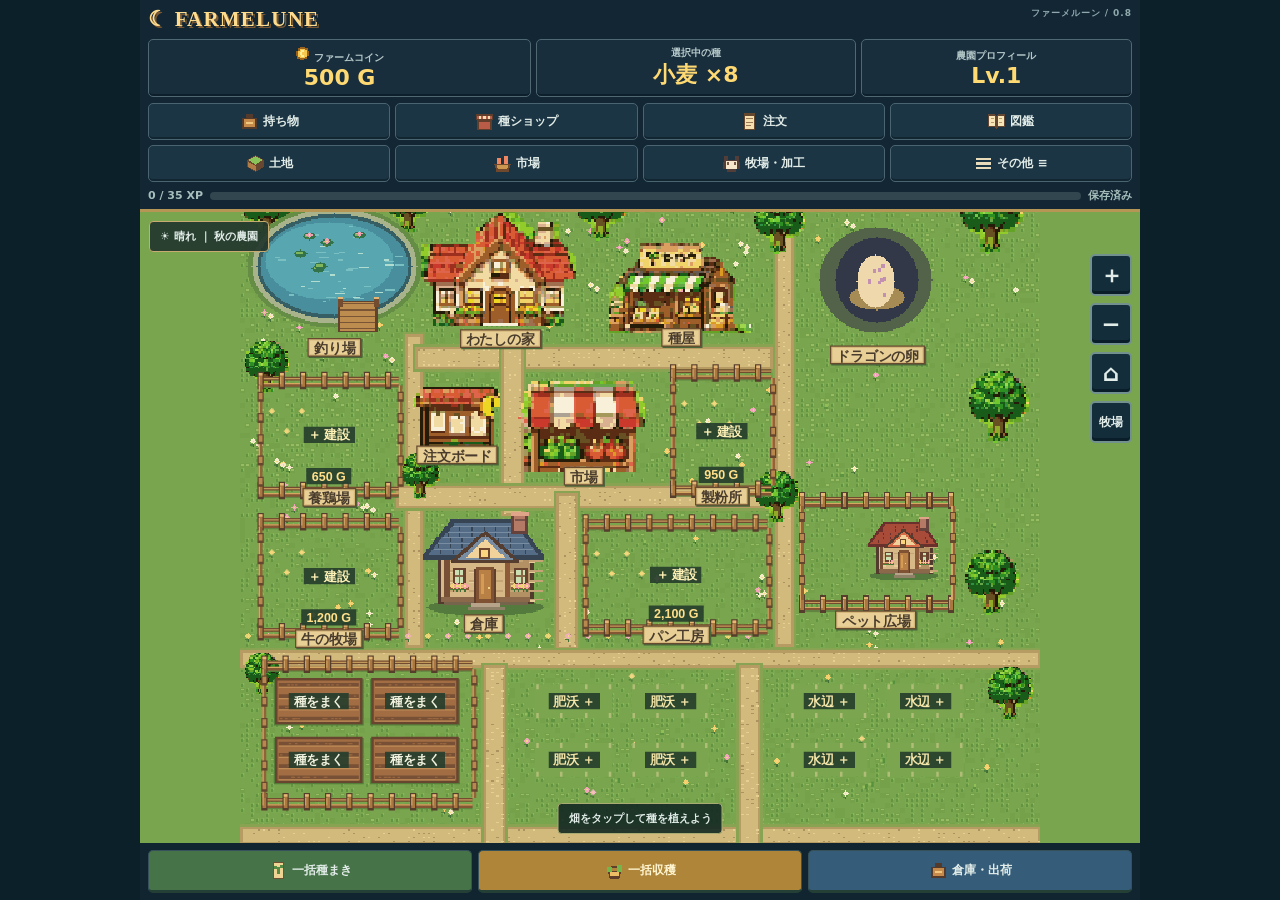
<file: tako-farm-world/classic-08.html>
<!doctype html><html lang="ja"><head><meta charset="utf-8"><meta name="viewport" content="width=device-width,initial-scale=1,viewport-fit=cover"><title>FARMELUNE</title><style>
*{box-sizing:border-box}html,body{margin:0;height:100%;background:#0b2029;color:#e1ece8;font:700 14px system-ui,sans-serif;overscroll-behavior:none}button{font:inherit;color:inherit;background:#192f39;border:1px solid #36515a;border-radius:10px;cursor:pointer;touch-action:manipulation}button:disabled{opacity:.4}#app{height:100dvh;max-width:1000px;margin:auto;display:flex;flex-direction:column;position:relative;overflow:hidden}header{padding:8px;background:#10252f}h1{font-size:16px;margin:0 0 7px;color:#f5d578;letter-spacing:1px;display:flex;justify-content:space-between}h1 small{font-size:10px;color:#8fa9ad}.stats{display:grid;grid-template-columns:1.2fr 1fr .85fr;gap:5px}.stat{border:1px solid #36515a;border-radius:10px;background:#192f39;text-align:center;padding:7px 3px;min-width:0}.stat small{display:block;font-size:10px;color:#b6caca}.stat strong{display:block;color:#ffda73;font-size:clamp(15px,4vw,23px);white-space:nowrap}.menus{display:grid;grid-template-columns:repeat(4,1fr);gap:5px;margin-top:6px}.menus button{padding:9px 0;font-size:12px}.level{display:flex;gap:7px;align-items:center;font-size:11px;margin-top:7px;color:#a7bfbc}.track{height:8px;border-radius:8px;background:#31464e;flex:1;overflow:hidden}.track i{display:block;height:100%;background:#b4db77}.world{position:relative;flex:1;min-height:0;overflow:hidden;background:#739c52}canvas{display:block;width:100%;height:100%;image-rendering:pixelated;touch-action:none}.tag,.toast{position:absolute;background:#10272de8;border:1px solid #456058;border-radius:9px;padding:7px 10px;font-size:11px;pointer-events:none}.tag{top:9px;left:9px}.toast{bottom:9px;left:50%;transform:translateX(-50%);max-width:90%;text-align:center}.tools{position:absolute;right:8px;top:42px;display:grid;gap:7px}.tools button{width:42px;height:42px;font-size:23px;background:#112b34ed}.bottom{display:grid;grid-template-columns:repeat(3,1fr);gap:6px;padding:7px 8px max(7px,env(safe-area-inset-bottom));background:#10252f}.bottom button{padding:10px 0;font-size:12px}.shade{position:absolute;inset:0;background:#0006;z-index:2}.sheet{position:absolute;z-index:3;bottom:0;left:0;right:0;max-height:78%;overflow:auto;background:#142c34;border:1px solid #46645f;border-radius:16px 16px 0 0;padding:14px 14px max(18px,env(safe-area-inset-bottom));box-shadow:0 -8px 25px #0006}.sheet[hidden],.shade[hidden]{display:none}.sheet h2{font-size:17px;margin:0 0 12px;color:#f0d784}.sheet p{font-size:12px;line-height:1.65;color:#b9ceca}.close{float:right;padding:6px 12px}.row{display:flex;gap:7px;align-items:center;border-bottom:1px solid #345057;padding:10px 0}.row div{flex:1}.row small{display:block;color:#9eb8b3;font-size:11px;margin-top:3px}.row button,.action button{padding:9px;font-size:12px}.primary{background:#527b43;border-color:#83a56c}.action{display:flex;gap:7px;margin-top:12px;flex-wrap:wrap}.rank{display:inline-block;font-size:11px;border:1px solid #52675e;padding:4px 5px;margin:2px;border-radius:4px}.dim{opacity:.25}
.wordmark{color:#ffdf91;letter-spacing:2px;font-family:Georgia,serif;font-size:20px;text-shadow:2px 2px #775734}header{background:#112634;border-bottom:2px solid #a48853}.menus button{border-radius:5px;padding:8px 0;background:#203b46;box-shadow:inset 0 -2px #122631}.stat{border-radius:5px}.bottom button{border-radius:5px;border-bottom:3px solid #243f36}.bottom button:nth-child(1){background:#467348}.bottom button:nth-child(2){background:#ae8539;color:#fff5d0}.bottom button:nth-child(3){background:#355c78}.moregrid{display:grid;grid-template-columns:repeat(3,1fr);gap:7px}.moregrid button{padding:14px 4px}.sheet{border-top:2px solid #b6a06b}.tools button{border-radius:5px}@media(max-height:500px){h1{margin-bottom:3px}.menus button{padding:4px 0}.stat{padding:3px}.bottom button{padding:5px 0}}
header{background:#122634;border-bottom:3px solid #b69655;padding:7px 8px 6px}.wordmark{font-size:21px;letter-spacing:1.2px;color:#ffdc8d}h1 small{font-size:9px}.stat{background:#192e3d;border:1px solid #4f6871;box-shadow:inset 0 -2px #0d1f2b;padding:6px 2px}.stat strong{font-size:clamp(15px,4vw,22px)}.menus button{background:#1c3544;border-color:#4a6571;font-size:12px;display:flex;align-items:center;justify-content:center;gap:4px;padding:8px 1px;min-height:34px}.menus button svg,.bottom button svg{width:19px;height:19px;flex-shrink:0;image-rendering:pixelated}.bottom button{display:flex;align-items:center;justify-content:center;gap:4px;font-size:12px}.tag{background:#22372de9;border:1px solid #c7ab70;border-radius:4px}.tools button{border:2px solid #72918e;box-shadow:inset 0 -3px #091e29;background:#132d3b}.toast{border-radius:4px;background:#142a24e8;border:1px solid #a8ac73}.sheet{background:#172f3c}.level{margin-top:6px}.track i{background:#b6db78}.world{background:#79a74b}canvas{image-rendering:pixelated}.statcoin{display:inline-flex;align-items:center;gap:3px}.statcoin svg{width:15px;height:15px}
@media(max-width:350px){.menus button svg{width:14px;height:14px}.menus button{font-size:11px}.wordmark{font-size:18px}.bottom button{font-size:10px}}
</style></head><body><main id="app"><header><h1><span class="wordmark">☾ FARMELUNE</span><small>ファーメルーン / 0.8</small></h1><div class="stats"><div class="stat"><small class="statcoin"><svg viewBox="0 0 16 16" shape-rendering="crispEdges" aria-hidden="true"><path fill="#98621e" d="M5 1H11V2H14V5H15V11H13V14H10V15H5V14H2V11H1V5H3V2H5Z"/><path fill="#f6c851" d="M5 3H11V4H13V12H11V13H5V12H3V5H5Z"/><path fill="#ffed9b" d="M6 4H10V6H7V10H10V12H6V10H5V6H6Z"/></svg> ファームコイン</small><strong id="coins"></strong></div><button class="stat" data-menu="shop"><small>選択中の種</small><strong id="seed"></strong></button><button class="stat" data-menu="profile"><small>農園プロフィール</small><strong id="lv"></strong></button></div><div class="menus"><button data-menu="stock"><svg viewBox="0 0 16 16" shape-rendering="crispEdges" aria-hidden="true"><path fill="#533a2b" d="M2 5H14V14H2ZM5 2H11V6H5Z"/><path fill="#c68b4a" d="M3 6H13V13H3Z"/><path fill="#f1c67d" d="M5 8H11V10H5Z"/></svg><span>持ち物</span></button><button data-menu="shop"><svg viewBox="0 0 16 16" shape-rendering="crispEdges" aria-hidden="true"><path fill="#603e2b" d="M1 2H15V7H14V15H2V7H1Z"/><path fill="#b85c47" d="M2 3H14V6H2ZM3 8H13V14H3Z"/><path fill="#f8deb0" d="M3 3H5V6H3ZM7 3H9V6H7ZM11 3H13V6H11Z"/></svg><span>種ショップ</span></button><button data-menu="orders"><svg viewBox="0 0 16 16" shape-rendering="crispEdges" aria-hidden="true"><path fill="#65472e" d="M3 1H13V15H3Z"/><path fill="#f5dfae" d="M4 3H12V14H4Z"/><path fill="#9b7954" d="M5 5H11V6H5ZM5 8H11V9H5ZM5 11H9V12H5Z"/></svg><span>注文</span></button><button data-menu="book"><svg viewBox="0 0 16 16" shape-rendering="crispEdges" aria-hidden="true"><path fill="#644732" d="M1 2H7L8 3L9 2H15V13H9L8 14L7 13H1Z"/><path fill="#f7e6b8" d="M2 3H7V12H2ZM9 3H14V12H9Z"/><path fill="#b69a6b" d="M3 5H6V6H3ZM10 5H13V6H10ZM3 8H6V9H3ZM10 8H13V9H10Z"/></svg><span>図鑑</span></button><button data-menu="land"><svg viewBox="0 0 16 16" shape-rendering="crispEdges" aria-hidden="true"><path fill="#684731" d="M1 5L8 1L15 5V11L8 15L1 11Z"/><path fill="#8bc35b" d="M2 5L8 2L14 5L8 9Z"/><path fill="#b17c45" d="M2 7L8 10V14L2 11Z"/></svg><span>土地</span></button><button data-menu="market"><svg viewBox="0 0 16 16" shape-rendering="crispEdges" aria-hidden="true"><path fill="#70482b" d="M1 8H15L13 15H3Z"/><path fill="#cd9750" d="M3 9H13L12 13H4Z"/><path fill="#ee8661" d="M3 3H7V8H3ZM9 2H13V8H9Z"/></svg><span>市場</span></button><button data-menu="future"><svg viewBox="0 0 16 16" shape-rendering="crispEdges" aria-hidden="true"><path fill="#523d38" d="M2 2H5V5H11V2H14V7H15V13H12V15H4V13H1V7H2Z"/><path fill="#f4e7cb" d="M3 6H13V13H3Z"/><path fill="#75574a" d="M4 7H6V9H4ZM10 7H12V9H10Z"/></svg><span>牧場・加工</span></button><button data-menu="more"><svg viewBox="0 0 16 16" shape-rendering="crispEdges" aria-hidden="true"><path fill="#e9dcba" d="M2 3H14V5H2ZM2 7H14V9H2ZM2 11H14V13H2Z"/></svg><span>その他 ≡</span></button></div><div class="level"><span id="xp"></span><div class="track"><i id="bar"></i></div><span id="save">保存済み</span></div></header><section class="world" id="world"><canvas id="map" aria-label="農園マップ"></canvas><div class="tag" id="farmtag">☀ 晴れ　｜　わたしの農園</div><div class="tools"><button id="plus" aria-label="拡大">＋</button><button id="minus" aria-label="縮小">−</button><button id="home" aria-label="中央に戻る">⌂</button><button id="ranch" aria-label="牧場へ移動" style="font-size:12px">牧場</button></div><div id="toast" class="toast">畑をタップして種を植えよう</div></section><div class="bottom"><button id="plantall"><svg viewBox="0 0 16 16" shape-rendering="crispEdges" aria-hidden="true"><path fill="#705032" d="M3 1H13V15H3Z"/><path fill="#f0d494" d="M4 2H12V14H4Z"/><path fill="#558c45" d="M7 5H9V11H7ZM4 4H7V7H4ZM9 3H12V6H9Z"/></svg>一括種まき</button><button id="harvestall"><svg viewBox="0 0 16 16" shape-rendering="crispEdges" aria-hidden="true"><path fill="#60402b" d="M2 8H14L12 15H4ZM5 4H11V6H5Z"/><path fill="#edbe66" d="M4 9H12V13H4Z"/><path fill="#73b64c" d="M2 5H6V9H2ZM10 3H14V9H10Z"/></svg>一括収穫</button><button data-menu="stock"><svg viewBox="0 0 16 16" shape-rendering="crispEdges" aria-hidden="true"><path fill="#533a2b" d="M2 5H14V14H2ZM5 2H11V6H5Z"/><path fill="#c68b4a" d="M3 6H13V13H3Z"/><path fill="#f1c67d" d="M5 8H11V10H5Z"/></svg><span>倉庫・出荷</span></button></div><div id="shade" class="shade" hidden></div><section id="sheet" class="sheet" hidden></section></main><script>
'use strict';const $=id=>document.getElementById(id),cv=$('map'),c=cv.getContext('2d'),W=640,H=1005,ground=document.createElement('canvas');ground.width=W;ground.height=H;const g=ground.getContext('2d');
const crops=[['小麦',5,15,8,1,6],['にんじん',12,34,15,2,10],['じゃがいも',25,72,25,3,16],['トマト',45,135,40,4,24],['いちご',80,250,60,5,35],['とうもろこし',105,320,80,6,42],['かぼちゃ',150,470,105,8,55],['ぶどう',200,650,140,10,70],['月光草',270,950,180,12,90]],ranks=['N','R','SR','UR','LR'],mult=[1,2,4,15,100],colors=['#d1d9ce','#85bdff','#d7a5ff','#ffda71','#ff8eab'];
const beds=[];for(let j=0;j<3;j++)for(let i=0;i<3;i++)for(let b=0;b<2;b++)for(let a=0;a<2;a++)beds.push({x:28+i*204+a*77,y:400+j*142+b*47,w:70,h:37});
const fresh=()=>({coins:500,xp:0,seed:0,seeds:crops.map((_,i)=>i===0?8:0),plots:{0:null,1:null,2:null,3:null},stock:crops.map(()=>[0,0,0,0,0]),book:crops.map(()=>[0,0,0,0,0]),orders:0,fac:[null,null,null,null],goods:[0,0,0,0],goodsBook:[0,0,0,0],extra:null});let s=fresh();const KEY='farmelune06';try{let d=JSON.parse((localStorage.getItem(KEY)||localStorage.getItem('takoFarmWorld03')));if(d&&d.plots&&d.stock&&d.book&&d.seeds&&Number.isFinite(d.coins))s=d}catch(e){}
if(!Array.isArray(s.fac))s.fac=[null,null,null,null];if(!Array.isArray(s.goods))s.goods=[0,0,0,0];if(!Array.isArray(s.goodsBook))s.goodsBook=[0,0,0,0];
for(let i=0;i<crops.length;i++){if(!Number.isFinite(s.seeds[i]))s.seeds[i]=0;if(!Array.isArray(s.stock[i]))s.stock[i]=[0,0,0,0,0];if(!Array.isArray(s.book[i]))s.book[i]=[0,0,0,0,0]}
let panel='',selected=0,z=1,cx=225,cy=280,vw=320,vh=320,timer,firstView=true;const own=i=>Object.prototype.hasOwnProperty.call(s.plots,i),count=()=>Object.keys(s.plots).length,lv=()=>1+Math.floor(Math.sqrt(s.xp/35)),cost=()=>200+(count()-4)*75,fmt=n=>n.toLocaleString('ja-JP'),ready=p=>p&&p.end<=Date.now();
function save(){try{localStorage.setItem(KEY,JSON.stringify(s));$('save').textContent='保存済み'}catch(e){$('save').textContent='保存不可'}}
function note(t){$('toast').textContent=t;clearTimeout(timer);timer=setTimeout(()=>$('toast').textContent='畑をタップ／ドラッグで移動',4500)}
function r(k,x,y,w,h,f){k.fillStyle=f;k.fillRect(Math.round(x),Math.round(y),w,h)}let rng=45;function rnd(){rng=(rng*1664525+1013904223)>>>0;return rng/4294967296}

// FARMELUNE original pixel sprites. All artwork is rasterized onto a fixed integer grid.
const artCache=new Map();
function sprite(key,w,h,fn){if(artCache.has(key))return artCache.get(key);let a=document.createElement('canvas');a.width=w;a.height=h;let k=a.getContext('2d');k.imageSmoothingEnabled=false;fn(k);artCache.set(key,a);return a}
function disk(k,x,y,rx,ry,f){for(let yy=-ry;yy<=ry;yy++){let q=Math.floor(rx*Math.sqrt(Math.max(0,1-yy*yy/(ry*ry))));r(k,x-q,y+yy,q*2+1,1,f)}}
function pixPoly(k,points,col){let ymin=Math.floor(Math.min(...points.map(p=>p[1]))),ymax=Math.ceil(Math.max(...points.map(p=>p[1])));for(let y=ymin;y<ymax;y++){let xs=[];for(let i=0;i<points.length;i++){let a=points[i],b=points[(i+1)%points.length];if((a[1]<=y&&b[1]>y)||(b[1]<=y&&a[1]>y))xs.push(a[0]+(y-a[1])*(b[0]-a[0])/(b[1]-a[1]))}xs.sort((a,b)=>a-b);for(let j=0;j+1<xs.length;j+=2){let x=Math.ceil(xs[j]),end=Math.floor(xs[j+1]);if(end>=x)r(k,x,y,end-x+1,1,col)}}}
function hash(x,y){let a=Math.imul(x+37,374761393)^Math.imul(y+91,668265263);a=Math.imul(a^(a>>>13),1274126177);return (a>>>0)/4294967296}
function flower(k,x,y,f){r(k,x,y+2,1,4,'#427038');r(k,x-2,y+4,2,1,'#4e813a');r(k,x-1,y,3,3,f);r(k,x,y-1,1,5,f);r(k,x-2,y+1,5,1,f);r(k,x,y+1,1,1,'#f5d97f')}
function treeArt(kind){return sprite('tree-'+kind,48,54,k=>{disk(k,25,46,18,6,'#577c3f');r(k,21,27,8,20,'#503c2e');r(k,23,29,3,18,'#9f7040');r(k,20,45,12,2,'#62472e');let p=kind===1?['#784a65','#b85f81','#e491a4','#f9b8c0']:['#294e35','#40783e','#65a144','#a0c963'];for(let a of [[14,25,12,11],[31,25,13,12],[13,15,11,10],[31,14,13,12],[23,10,13,10],[23,29,15,11]])disk(k,...a,p[0]);for(let a of [[12,20,9,9],[30,20,10,10],[23,9,11,8],[22,25,12,9]])disk(k,...a,p[1]);for(let a of [[12,15,6,5],[27,10,8,6],[19,21,8,6],[35,20,5,5]])disk(k,...a,p[2]);for(let i=0;i<32;i++){let x=5+Math.floor(hash(i,kind)*37),y=5+Math.floor(hash(i,7)*27);if((x-23)**2/380+(y-19)**2/180<.8){r(k,x,y,2,1,p[3]);if(i%5===0)r(k,x+1,y-1,1,3,p[3])}}})}
function drawTree(k,x,y,w=39,kind=0){k.drawImage(treeArt(kind),Math.round(x),Math.round(y),w,Math.round(w*54/48))}
const roofPal={red:['#6a302c','#a84b38','#d46d47','#f29b64'],green:['#354c35','#507e49','#76a55a','#b2c77a'],blue:['#374453','#546c85','#788da1','#b2bdc6'],gold:['#65462e','#a97543','#c89752','#efc77b']};
function cottage(kind){return sprite('house-'+kind,96,90,k=>{
let p=roofPal[kind==='seed'?'green':kind==='store'?'blue':kind==='bakery'?'gold':'red'];
disk(k,49,80,43,7,'#547b3d');r(k,14,35,72,43,'#523b2c');r(k,17,38,66,38,'#d6b986');r(k,68,38,15,38,'#b39164');
for(let y=42;y<76;y+=8)for(let x=18;x<82;x+=15){r(k,x+(y%16?4:0),y,10,1,'#c4a375');r(k,x+(y%16?4:0),y+1,5,1,'#e6cc99')}
r(k,19,36,4,40,'#785035');r(k,64,35,4,41,'#8d5b39');r(k,17,72,66,4,'#8a6849');r(k,19,76,62,3,'#77644d');
let roof=[[3,37],[23,8],[73,8],[92,37],[92,42],[3,42]];pixPoly(k,roof,p[0]);pixPoly(k,[[7,36],[26,11],[70,11],[88,36],[88,38],[7,38]],p[1]);
for(let y=13;y<36;y+=5){let inset=Math.max(7,26-Math.floor((y-11)*.72));r(k,inset,y,96-2*inset,1,p[2]);for(let x=inset+((y%2)*5);x<95-inset;x+=9)r(k,x,y+1,1,3,p[0]);}
pixPoly(k,[[24,41],[49,17],[74,41],[74,44],[24,44]],'#553d30');pixPoly(k,[[29,40],[49,21],[69,40],[69,42],[29,42]],p[2]);pixPoly(k,[[33,40],[49,25],[65,40]],'#f0d29a');r(k,45,32,8,9,'#6c462f');r(k,47,34,4,5,'#f9d37e');
r(k,69,3,12,17,'#65423c');r(k,71,4,8,13,'#b47a65');r(k,69,2,13,3,'#e0a489');r(k,72,8,7,1,'#78544a');
for(let x of [25,71]){r(k,x,48,10,15,'#67432f');r(k,x+2,50,6,10,'#cce0b3');r(k,x+2,54,6,1,'#876745');r(k,x+5,50,1,10,'#876745');r(k,x-2,63,14,3,'#8d5c38');for(let j=0;j<4;j++)flower(k,x+j*3,61,j%2?'#f6a1a5':'#f0d377')}
r(k,41,49,17,28,'#60402c');r(k,43,47,13,30,'#7f5233');r(k,45,50,9,24,'#b88045');r(k,47,53,1,17,'#d49b55');r(k,51,63,2,2,'#f1d182');r(k,39,77,22,3,'#b7a38a');r(k,36,80,28,3,'#8f8168');
if(kind==='seed'||kind==='market'||kind==='bakery'){r(k,9,43,78,4,'#5d422b');for(let j=0;j<12;j++){let x=9+j*6;r(k,x,47,6,10,j%2?'#f4e8bc':kind==='seed'?'#62964c':kind==='bakery'?'#bd8246':'#ba5642');r(k,x,56,6,2,j%2?'#d0c69d':'#73442e')}r(k,12,58,2,18,'#7f5233');r(k,83,58,2,18,'#7f5233');for(let j=0;j<3;j++){let x=15+j*8;r(k,x,69,7,8,'#6e4d31');r(k,x+1,70,5,5,kind==='seed'?'#d9bd80':'#e7a44a');r(k,x+2,70,3,2,'#f3d587')}}
})}
function drawHouse(k,x,y,w,h,kind){k.drawImage(cottage(kind),Math.round(x),Math.round(y),Math.round(w),Math.round(h))}
function board(k,x,y){r(k,x+3,y+28,37,4,'#547b3b');r(k,x+6,y+8,4,24,'#745137');r(k,x+33,y+8,4,24,'#745137');r(k,x+3,y+4,37,22,'#67432d');r(k,x+6,y+7,31,16,'#c08d55');r(k,x+9,y+9,11,13,'#f1dfa9');r(k,x+23,y+9,11,11,'#e5d4a1');for(let j=0;j<3;j++){r(k,x+11,y+12+j*3,7,1,'#9f8054');r(k,x+25,y+12+j*3,7,1,'#9f8054')}pixPoly(k,[[0,5],[7,0],[36,0],[43,5],[43,8],[0,8]],'#9e4d38');r(k,x+1,y+6,41,2,'#633b2d')}
function richFence(k,x,y,w,h){for(let yy of [y,y+h]){r(k,x,yy+6,w,3,'#618442');r(k,x,yy,w,3,'#734b2e');r(k,x,yy+1,w,1,'#c49a5b');r(k,x,yy+5,w,3,'#845633');r(k,x,yy+5,w,1,'#d5a862');for(let xx=x;xx<=x+w;xx+=17){r(k,xx-1,yy-4,5,14,'#563e2c');r(k,xx,yy-3,3,11,'#aa7741');r(k,xx,yy-3,3,2,'#e6b875');r(k,xx,yy,1,6,'#cba062')}}for(let xx of [x,x+w]){r(k,xx, y+7,3,h-7,'#926337');r(k,xx,y+7,1,h-7,'#d5a869');for(let yy=y+15;yy<y+h;yy+=17){r(k,xx-1,yy-3,5,8,'#65472e');r(k,xx,yy-2,3,5,'#b9884e')}}}
function tileGrass(k){r(k,0,0,W,H,'#78a54e');for(let y=0;y<H;y+=4)for(let x=0;x<W;x+=4){let v=hash(x,y);if(v<.18)r(k,x,y,4,4,'#76a14b');else if(v>.83)r(k,x,y,4,4,'#7ba950');if(v>.64){r(k,x+1,y+1,1,2,'#629442');r(k,x+2,y,1,2,'#8bb65a')}else if(v<.08){r(k,x+1,y+1,2,1,'#98bc63')}}}
function pathTile(k,x,y,w,h){r(k,x-2,y-2,w+4,h+4,'#88a453');r(k,x,y,w,h,'#b69b62');r(k,x+2,y+2,w-4,h-4,'#d2b97c');for(let yy=y+2;yy<y+h-1;yy+=3)for(let xx=x+2;xx<x+w-1;xx+=4){let v=hash(xx,yy);if(v<.13)r(k,xx,yy,2,1,'#ac925e');if(v>.83)r(k,xx,yy,2,1,'#e7ce91')}}
function pondArt(k){let cx=508,cy=66;disk(k,cx,cy,70,49,'#668d46');disk(k,cx,cy,66,46,'#a9b38b');disk(k,cx,cy,62,42,'#365e65');disk(k,cx,cy,59,39,'#488e9c');disk(k,cx-4,cy-4,51,31,'#57a6b0');for(let i=0;i<55;i++){let x=450+Math.floor(hash(i,3)*110),y=30+Math.floor(hash(i,8)*73);if((x-cx)**2/3300+(y-cy)**2/1300<.86)r(k,x,y,3+Math.floor(hash(i,5)*6),1,i%3?'#7ac0c2':'#b1ddd1')}for(let j=0;j<6;j++){let x=463+Math.floor(hash(j,19)*70),y=38+Math.floor(hash(j,18)*50);disk(k,x,y,5,3,'#32734a');r(k,x-3,y-1,5,2,'#80b75d');if(j%2)flower(k,x,y-2,'#eda0ae')}r(k,511,94,32,25,'#60432e');r(k,513,95,28,23,'#bd8d50');for(let y=96;y<118;y+=5)r(k,513,y,28,1,'#795536');for(let x of [511,540]){r(k,x,91,4,8,'#744d30');r(k,x,91,4,2,'#e6b675')}}

const atlas=new Image();
const atlasRegions={home:[0,0,54,44],seed:[56,0,55,34],market:[112,0,40,28],tree:[0,46,25,30],board:[27,46,30,22],grass:[59,46,20,20],chicken:[82,46,55,26]};
let atlasOK=false;
function stamp(k,key,x,y,w,h){if(!atlasOK)return false;let a=atlasRegions[key];k.imageSmoothingEnabled=false;k.drawImage(atlas,...a,x,y,w,h);return true}
const spots=[{x:145,y:23,w:126,h:102,p:'profile',name:'わたしの家'},{x:295,y:50,w:116,h:74,p:'shop',name:'種屋'},{x:222,y:162,w:105,h:73,p:'market',name:'市場'},{x:139,y:167,w:69,h:51,p:'orders',name:'注文ボード'},{x:143,y:265,w:103,h:88,p:'stock',name:'倉庫'},{x:12,y:16,w:127,h:116,p:'fishing',name:'釣り場'},{x:447,y:30,w:126,h:108,p:'dragon',name:'ドラゴンの卵'},{x:448,y:255,w:121,h:95,p:'pets',name:'ペット広場'}];
const farmSites=[{x:15,y:159,w:112,h:100},{x:15,y:272,w:112,h:100},{x:345,y:153,w:80,h:105},{x:275,y:273,w:147,h:96}];
function richGround(){tileGrass(g);
for(let i=0;i<520;i++){let x=8+Math.floor(hash(i,44)*620),y=8+Math.floor(hash(i,52)*800);if(hash(i,91)<.4){flower(g,x,y,['#f4cf6c','#f2a4bb','#f5edca'][i%3]);if(i%4===0)flower(g,x+5,y+3,'#f6e7c6')}else if(hash(i,94)>.85){r(g,x,y,3,2,'#5e9341');r(g,x+1,y-2,2,2,'#90bd56')}}
pathTile(g,132,125,14,251);pathTile(g,140,135,286,18);pathTile(g,209,122,18,148);pathTile(g,125,246,300,18);pathTile(g,253,252,17,125);pathTile(g,0,378,640,14);pathTile(g,0,519,640,14);pathTile(g,0,661,640,14);pathTile(g,0,805,640,14);pathTile(g,195,390,17,420);pathTile(g,399,390,17,420);pathTile(g,428,0,15,375);
const trees=[[1,0,42],[116,0,37],[268,0,42],[411,12,41],[576,1,50],[4,130,35],[129,220,31],[412,234,35],[583,154,48],[580,298,43],[4,380,28],[598,391,36],[4,534,32],[595,544,35],[8,682,32],[597,694,34],[8,815,38],[597,810,36]];
for(let [x,y,w] of trees)if(!stamp(g,'tree',x,y,w,Math.round(w*1.2)))drawTree(g,x,y,w,0);
g.save();g.translate(-433,4);pondArt(g);g.restore();
for(let a of spots){if(a.p==='home')continue;let key={profile:'home',shop:'seed',market:'market',orders:'board'}[a.p];if(key){if(!stamp(g,key,a.x,a.y,a.w,a.h)){if(key==='board'){g.save();g.translate(a.x,a.y);board(g,0,0);g.restore()}else drawHouse(g,a.x,a.y,a.w,a.h,key)}}else if(a.p==='stock')drawHouse(g,a.x,a.y,a.w,a.h,'store');else if(a.p==='dragon'){disk(g,a.x+61,a.y+51,45,42,'#53634a');disk(g,a.x+62,a.y+51,33,34,'#333849');disk(g,a.x+62,a.y+65,22,10,'#a68b55');disk(g,a.x+61,a.y+52,15,21,'#eed8ac');for(let i=0;i<9;i++)r(g,a.x+53+Math.floor(hash(i,2)*16),a.y+36+Math.floor(hash(i,3)*29),3,3,'#c291b1')}else if(a.p==='pets'){richFence(g,a.x,a.y,a.w,a.h-12);drawHouse(g,a.x+52,a.y+15,60,54,'home')}}
for(let i=0;i<26;i++){let x=6+i*16,y=365;flower(g,x,y,i%3?'#efb0ba':'#e6d470')}
}
atlas.onload=()=>{atlasOK=true;richGround();draw()};
atlas.onerror=()=>{atlasOK=false;console.warn('Farmelune artwork failed to load')};
atlas.src='[data-uri]';
function soilArt(k,b,i){let {x,y,w,h}=b,p=terrain(i).soil;r(k,x-1,y+1,w+2,h,'#557e3a');r(k,x,y,w,h,'#67452f');r(k,x+2,y+2,w-4,h-4,p);for(let a=4;a<h-3;a+=9){r(k,x+3,y+a,w-6,3,'#775035');r(k,x+3,y+a+3,w-6,1,'#be8a56');for(let q=0;q<12;q++){let xx=x+4+Math.floor(hash(i*31+q,a)*60);r(k,xx,y+a+1,2,1,'#98653e')}}}
function cropArt(id,stage){return sprite('crop-'+id+'-'+stage,14,16,k=>{let f=['#e8bf50','#ef8b38','#c5a06b','#dc4f39','#e45368','#f4d253','#eb8b35','#8954ac','#91d5e5'][id];disk(k,7,13,5,2,'#65472f');if(stage===0){r(k,7,8,1,6,'#376735');r(k,4,7,3,2,'#75a84b');r(k,8,5,3,3,'#a0c55b');r(k,6,9,2,1,'#639b40');return}
r(k,6,4,2,10,'#375f32');r(k,3,6,4,3,'#589b43');r(k,8,4,4,3,'#6da847');r(k,3,5,2,1,'#a7cf64');r(k,9,3,2,1,'#a7cf64');if(stage===1){if(id===0){r(k,5,2,2,8,'#88aa4a');r(k,9,3,2,6,'#aac25b')}else{r(k,5,10,5,3,'#5e963c')}return}
if(id===0||id===5){for(let j=0;j<3;j++){let x=2+j*4,y=j%2?1:3;r(k,x+1,y+4,1,10,'#6a8a37');r(k,x,y,3,7,'#a97a28');r(k,x,y,2,6,f);r(k,x,y,1,4,'#ffe59a');r(k,x+1,y+4,2,1,'#e7b849')}}
else if(id===1){r(k,5,6,6,6,'#a95c2c');r(k,6,6,4,7,f);r(k,7,12,2,3,f);r(k,6,7,1,4,'#ffd08a');r(k,6,3,2,4,'#82ba4d');r(k,9,2,2,5,'#569243')}
else if(id===2){disk(k,6,10,5,3,'#8e663d');disk(k,5,9,4,3,f);r(k,3,8,2,1,'#e8ce9c');r(k,7,11,1,1,'#805d3a')}
else if(id===3||id===4){for(let [x,y] of [[4,9],[10,7],[8,13]]){disk(k,x,y,3,3,'#963d36');disk(k,x-1,y-1,2,2,f);r(k,x-1,y-2,2,1,'#ffb28a');r(k,x,y-4,2,1,'#75ad46')}if(id===4){r(k,3,4,3,1,'#f6eac8');r(k,4,3,1,3,'#f6eac8')}}
else if(id===6){disk(k,7,10,6,4,'#a1592c');disk(k,7,9,5,4,f);r(k,5,7,1,5,'#f7b25d');r(k,8,7,1,6,'#c36e31');r(k,6,4,2,3,'#5c8437')}
else if(id===7){for(let [x,y] of [[5,6],[9,6],[3,9],[7,10],[10,10],[6,13]]){disk(k,x,y,2,2,'#573d80');r(k,x-1,y-1,2,2,f);r(k,x-1,y-1,1,1,'#c7a7dc')}}
else{for(let [x,y] of [[5,4],[9,7],[4,10]]){r(k,x-1,y,3,1,'#bce9e8');r(k,x,y-1,1,3,f);r(k,x,y,1,1,'#f1f6d8')}}})}
function richLabel(x,y,t,fg='#f4e8c8'){c.font='bold 11px sans-serif';c.textAlign='center';let w=Math.ceil(c.measureText(t).width)+10;r(c,x-w/2+1,y-11,w,15,'#48663a');r(c,x-w/2,y-12,w,15,'#674b30');r(c,x-w/2+1,y-11,w-2,13,'#d5b77a');r(c,x-w/2+2,y-10,w-4,11,'#e8cf96');c.fillStyle='#493c2c';c.fillText(t,Math.round(x),Math.round(y))}
function statusLabel(x,y,t,fg='#f1f3df'){c.font='bold 10px sans-serif';c.textAlign='center';let w=Math.ceil(c.measureText(t).width)+8;r(c,x-w/2,y-10,w,13,'#263e2de8');c.fillStyle=fg;c.fillText(t,Math.round(x),Math.round(y))}
function richDraw(){c.setTransform(1,0,0,1,0,0);r(c,0,0,vw,vh,'#78a54e');c.setTransform(z,0,0,z,Math.round(vw/2-cx*z),Math.round(vh/2-cy*z));c.imageSmoothingEnabled=false;c.drawImage(ground,0,0);
for(let group=0;group<9;group++){let ids=[group*4,group*4+1,group*4+2,group*4+3],a=beds[ids[0]],has=ids.some(own);if(has){richFence(c,a.x-10,a.y-14,168,110)}else{let x=a.x-9,y=a.y-12;for(let j=0;j<8;j++){let xx=x+6+Math.floor(hash(group*11+j,3)*151),yy=y+5+Math.floor(hash(j,group+7)*100);if(j%3===0)flower(c,xx,yy,j%2?'#f4b8c3':'#f0d582');else{r(c,xx,yy,2,4,'#57913e');r(c,xx-2,yy+1,2,2,'#93bc5b')}}}}
beds.forEach((b,i)=>{let {x,y,w,h}=b,p=s.plots[i];if(!own(i)){let q=terrain(i);r(c,x+4,y+5,w-8,h-10,'#7ba64f');for(let j=0;j<4;j++){let xx=x+5+j*(w-12)/3;r(c,xx,y+5,2,4,'#b0bd77');r(c,xx,y+h-9,2,4,'#b0bd77')}statusLabel(x+w/2,y+h/2+3,q.name+' ＋','#f4e5a8');return}soilArt(c,b,i);if(p){let m=ready(p),remaining=p.end-Date.now(),duration=p.duration||crops[p.id][3]*1000,stage=m?2:remaining<duration*.52?1:0;for(let a=0;a<5;a++)for(let k=0;k<2;k++)c.drawImage(cropArt(p.id,stage),x+2+a*13,y+1+k*16);if(m){r(c,x,y,w,1,'#ffda70');r(c,x,y+h-1,w,1,'#ffda70')}statusLabel(x+w/2,y+h-3,m?'収穫可能':crops[p.id][0]+' '+Math.ceil(remaining/1000)+'秒',m?'#ffde80':'#f1f3df')}else statusLabel(x+w/2,y+h/2+3,'種をまく')});
for(let a of spots)richLabel(a.x+a.w/2,a.y+a.h+8,a.name);c.setTransform(1,0,0,1,0,0)}
richGround();draw=richDraw;
// Keep the facility/decoration wrapper chain; install richer art in the existing base draw binding.

function label(x,y,t,fg){statusLabel(x,y,t,fg)}
function draw(){richDraw()}
function clamp(){let a=vw/2/z,b=vh/2/z;cx=a>=W/2?W/2:Math.max(a,Math.min(W-a,cx));cy=b>=H/2?H/2:Math.max(b,Math.min(H-b,cy))}
function resize(){let a=cv.getBoundingClientRect();vw=cv.width=Math.max(1,Math.floor(a.width));vh=cv.height=Math.max(1,Math.floor(a.height));if(firstView){z=Math.max(.65,Math.min(1.25,vw/455));firstView=false}clamp();draw()}
function zoom(f){z=Math.max(.55,Math.min(3,z*f));clamp();draw()}$('plus').onclick=()=>zoom(1.25);$('minus').onclick=()=>zoom(.8);$('home').onclick=()=>{z=Math.max(.65,Math.min(1.25,vw/455));cx=225;cy=280;clamp();draw()};
let pts=new Map(),drag=false,start=null;cv.addEventListener('pointerdown',e=>{cv.setPointerCapture(e.pointerId);pts.set(e.pointerId,{x:e.clientX,y:e.clientY});if(pts.size===1){drag=false;start={x:e.clientX,y:e.clientY}}else drag=true});cv.addEventListener('pointermove',e=>{if(!pts.has(e.pointerId))return;let o=pts.get(e.pointerId),p={x:e.clientX,y:e.clientY};if(pts.size===2){let q=[...pts.entries()].find(v=>v[0]!==e.pointerId)[1],a=Math.hypot(o.x-q.x,o.y-q.y),b=Math.hypot(p.x-q.x,p.y-q.y);if(a>5)zoom(b/a);drag=true}else if(start&&(drag||Math.hypot(p.x-start.x,p.y-start.y)>5)){drag=true;cx-=(p.x-o.x)/z;cy-=(p.y-o.y)/z;clamp();draw()}pts.set(e.pointerId,p)});cv.addEventListener('pointerup',e=>{if(!drag&&pts.size===1){let a=cv.getBoundingClientRect(),x=cx+(e.clientX-a.left-vw/2)/z,y=cy+(e.clientY-a.top-vh/2)/z,i=beds.findIndex(b=>x>=b.x&&x<=b.x+b.w&&y>=b.y&&y<=b.y+b.h);if(i>=0)tap(i);else if(y>=830&&y<=1005){open('city')}else{let j=farmSites.findIndex(a=>x>=a.x&&x<=a.x+a.w&&y>=a.y&&y<=a.y+a.h+9);if(j>=0){chosenFacility=j;open('facility')}else{let a=spots.find(a=>x>=a.x&&x<=a.x+a.w&&y>=a.y&&y<=a.y+a.h+10);if(a)open(a.p)}}}pts.delete(e.pointerId);if(!pts.size)start=null});cv.addEventListener('pointercancel',e=>{pts.delete(e.pointerId);drag=true});cv.addEventListener('wheel',e=>{e.preventDefault();zoom(e.deltaY<0?1.1:1/1.1)},{passive:false});
function stats(){let l=lv(),a=35*(l-1)**2,b=35*l*l;$('coins').textContent=fmt(s.coins)+' G';$('seed').textContent=crops[s.seed][0]+' ×'+s.seeds[s.seed];$('lv').textContent='Lv.'+l;$('xp').textContent=s.xp+' / '+b+' XP';$('bar').style.width=(s.xp-a)/(b-a)*100+'%'}
function change(t){save();stats();draw();if(panel)render();if(t)note(t)}
function plant(i){if(!own(i)||s.plots[i]||!s.seeds[s.seed])return false;s.seeds[s.seed]--;let duration=growMs(s.seed,i,ex().fert>0);s.plots[i]={id:s.seed,end:Date.now()+duration,duration};if(ex().fert>0)ex().fert--;ex().planted++;return true}
function harvest(i){let p=s.plots[i];if(!ready(p))return null;let q=rollRank(i),n=yieldFor(i,Date.now());s.stock[p.id][q]+=n;s.book[p.id][q]+=n;ex().harvested+=n;s.xp+=crops[p.id][5];s.plots[i]=null;return ranks[q]+' '+crops[p.id][0]}
function tap(i){selected=i;if(!own(i)){open('buyland');return}if(ready(s.plots[i])){change(harvest(i)+' を収穫！');return}if(s.plots[i]){note(crops[s.plots[i].id][0]+' は成長中');return}if(plant(i))change(crops[s.seed][0]+' を植えました');else open('shop')}
$('plantall').onclick=()=>{let n=Object.keys(s.plots).filter(plant).length;change(n?n+'枚に種を植えました':'種または空き畑がありません')};$('harvestall').onclick=()=>{let h=Object.keys(s.plots).map(harvest).filter(Boolean);change(h.length?h.length+'個収穫！ '+h.slice(0,3).join('、'):'収穫できる作物はまだありません')};
function open(p){panel=p;$('shade').hidden=false;$('sheet').hidden=false;render()}function close(){panel='';$('shade').hidden=true;$('sheet').hidden=true}$('shade').onclick=close;document.querySelectorAll('[data-menu]').forEach(b=>b.onclick=()=>open(b.dataset.menu));
function price(i){let day=Math.floor(Date.now()/86400000);return Math.round(crops[i][2]*(.8+((day*17+i*31)%41)/100))}function val(i){return s.stock[i].reduce((n,v,q)=>n+v*price(i)*mult[q],0)}
function btn(t,a,d=false){return '<button class="primary" data-a="'+a+'" '+(d?'disabled':'')+'>'+t+'</button>'}function row(n,d,b){return '<div class="row"><div>'+n+'<small>'+d+'</small></div>'+b+'</div>'}
function render(){let t='',h='';if(panel==='shop'){t='種ショップ';h=crops.map((a,i)=>row(a[0],a[1]+' G・'+a[3]+'秒・Lv.'+a[4]+'｜所持 '+s.seeds[i],btn('選択','pick:'+i,lv()<a[4])+btn('+1','buy:'+i,lv()<a[4]||s.coins<a[1])+btn('+5','buy5:'+i,lv()<a[4]||s.coins<a[1]*5))).join('')}else if(panel==='stock'){t='倉庫・出荷';h=crops.map((a,i)=>row(a[0],s.stock[i].map((v,q)=>ranks[q]+':'+v).join('　'),btn(fmt(val(i))+' G','sell:'+i,!val(i)))).join('')+'<div class="action">'+btn('すべて出荷','sellall',!crops.some((_,i)=>val(i)))+'</div>'+goodsPanel()}else if(panel==='book'){t='作物図鑑 '+s.book.flat().filter(Boolean).length+'/'+(crops.length*5);h=crops.map((a,i)=>row(a[0],'累計 '+s.book[i].reduce((x,y)=>x+y,0)+'個',ranks.map((q,j)=>'<span class="rank '+(!s.book[i][j]?'dim':'')+'" style="color:'+colors[j]+'">'+q+'</span>').join(''))).join('')+'<h2 style="margin-top:14px">畜産・加工品図鑑</h2>'+facDefs.map((a,i)=>row(s.goodsBook[i]?a.good:'？？？',s.goodsBook[i]?'累計 '+s.goodsBook[i]+' 個':'未発見','')).join('')}else if(panel==='buyland'){t='畑の購入';h='<p>'+terrain(selected).name+'：'+terrain(selected).desc+'<br>現在 '+count()+' / '+beds.length+' 枚。</p><div class="action">'+btn(fmt(landCost(selected))+' Gで購入','land',own(selected)||s.coins<landCost(selected))+'</div>'}else if(panel==='land'){t='土地・施設';h='<p>畑：'+count()+' / '+beds.length+'枚<br>マップの「＋ 購入」をタップしてください。牧場や加工施設は下側のエリアで購入できます。自由配置は今後追加予定です。</p>'}else if(panel==='market'){t='本日の市場';h=crops.map((a,i)=>row(a[0],'基本価格 '+a[2]+' G',fmt(price(i))+' G')).join('')}else if(panel==='orders'){t='注文ボード';let i=s.orders%crops.filter(a=>lv()>=a[4]).length,n=3+s.orders%4;h='<p>注文 No.'+(s.orders+1)+'</p>'+row(crops[i][0]+'（N）×'+n,'報酬 '+fmt(price(i)*n*2)+' G',btn('納品','order',s.stock[i][0]<n))}else if(panel==='profile'){t='農園プロフィール';h='<p>レベル：'+lv()+'<br>所有畑：'+count()+'枚<br>納品：'+s.orders+'回<br>累計収穫：'+s.book.flat().reduce((a,b)=>a+b,0)+'個</p>'}else if(panel==='settings'){t='設定';h='<p>端末内に自動保存します。<br>成長時間と出現率はテスト用です。<br>課金・オンライン保存は未実装です。</p><div class="action">'+btn('保存','save')+btn('リセット','reset')+'</div>'}else if(panel==='future'||panel==='facility'){t=panel==='facility'?facDefs[chosenFacility].name:'牧場・加工施設';h=facilityPanel(panel==='facility'?[chosenFacility]:[0,1,2,3])}else{let v=farmPanel(panel)||extraPanel(panel);t=v[0];h=v[1]}$('sheet').innerHTML='<button class="close" data-a="close">閉じる</button><h2>'+t+'</h2>'+h}
$('sheet').onclick=e=>{let b=e.target.closest('[data-a]');if(!b||b.disabled)return;let [a,k]=b.dataset.a.split(':'),i=+k;if(a==='close')close();else if(a.startsWith('fm')){farmAction(a.slice(2),i)}else if(a.startsWith('ex')){extraAction(a.slice(2),i)}else if(a.startsWith('fac')||a==='goodsell'||a==='ranchjump'){facilityAction(a,i)}else if(a==='pick'&&lv()>=crops[i][4]){s.seed=i;close();change(crops[i][0]+' を選択')}else if(a==='buy'||a==='buy5'){let n=a==='buy5'?5:1;if(lv()>=crops[i][4]&&s.coins>=crops[i][1]*n){s.coins-=crops[i][1]*n;s.seeds[i]+=n;s.seed=i;change('種を'+n+'個購入')}}else if(a==='sell'||a==='sellall'){let g=0;(a==='sell'?[i]:crops.map((_,i)=>i)).forEach(j=>{g+=val(j);s.stock[j].fill(0)});s.coins+=g;ex().sold+=g;change(fmt(g)+' Gを獲得')}else if(a==='land'&&!own(selected)&&s.coins>=landCost(selected)){s.coins-=landCost(selected);s.plots[selected]=null;close();change('畑を購入しました')}else if(a==='order'){let j=s.orders%crops.filter(a=>lv()>=a[4]).length,n=3+s.orders%4;if(s.stock[j][0]>=n){s.stock[j][0]-=n;s.coins+=price(j)*n*2;s.orders++;ex().delivered++;s.xp+=10;change('納品完了！')}}else if(a==='save'){save();close();note('保存しました')}else if(a==='reset'&&confirm('農園を最初からやり直しますか？')){s=fresh();close();change('新しい農園を開始')}};

const facDefs=[
{name:'養鶏場',good:'卵',x:14,cost:650,lv:2,secs:25,wheat:1,sale:45,roof:'#ae5943'},
{name:'牛の牧場',good:'牛乳',x:174,cost:1200,lv:3,secs:40,wheat:2,sale:95,roof:'#a35644'},
{name:'製粉所',good:'小麦粉',x:334,cost:950,lv:3,secs:30,wheat:3,sale:90,roof:'#687f9b'},
{name:'パン工房',good:'パン',x:494,cost:2100,lv:4,secs:50,wheat:0,sale:260,roof:'#a77d43'}];
let chosenFacility=0;
function facilityPanel(indices){return '<p>施設はコインで購入します。材料を入れると時間経過で生産されます。</p>'+indices.map(i=>{let a=facDefs[i],p=s.fac[i],left=p&&p.end?Math.max(0,Math.ceil((p.end-Date.now())/1000)):0,mat=i===3?'小麦粉×1・卵×1':'小麦（N）×'+a.wheat,can=i===3?s.goods[2]>0&&s.goods[0]>0:s.stock[0][0]>=a.wheat;return row(a.name,!p?'Lv.'+a.lv+' / '+fmt(a.cost)+' G':p.end?(left?'生産中：約'+left+'秒':'回収可能'):'材料：'+mat,!p?btn('購入','facbuy:'+i,lv()<a.lv||s.coins<a.cost):p.end?btn('回収','facget:'+i,left>0):btn(i<2?'餌やり':'製造開始','facstart:'+i,!can))}).join('')+'<div class="action">'+btn('牧場マップへ','ranchjump')+'</div>'}
function goodsPanel(){return '<h2 style="margin-top:15px">畜産・加工品</h2>'+facDefs.map((a,i)=>row(a.good,'所持 '+s.goods[i]+' 個',btn(fmt(s.goods[i]*a.sale)+' Gで売る','goodsell:'+i,!s.goods[i]))).join('')}
function facilityAction(a,i){if(a==='ranchjump'){close();goRanch();return}let d=facDefs[i];if(!d)return;let p=s.fac[i];if(a==='facbuy'&&!p&&lv()>=d.lv&&s.coins>=d.cost){s.coins-=d.cost;s.fac[i]={end:0};change(d.name+' を建設！')}else if(a==='facstart'&&p&&!p.end){if(i===3){if(s.goods[2]<1||s.goods[0]<1)return;s.goods[2]--;s.goods[0]--}else{if(s.stock[0][0]<d.wheat)return;s.stock[0][0]-=d.wheat}p.end=Date.now()+d.secs*1000;change('生産を開始しました')}else if(a==='facget'&&p&&p.end&&p.end<=Date.now()){p.end=0;s.goods[i]++;s.goodsBook[i]++;s.xp+=12+i*4;change(d.good+' を回収！')}else if(a==='goodsell'&&s.goods[i]>0){let g=s.goods[i]*d.sale;s.goods[i]=0;s.coins+=g;change(fmt(g)+' Gを獲得！')}}
function goRanch(){z=Math.max(.65,Math.min(1.25,vw/455));cx=225;cy=265;clamp();draw()}
$('ranch').onclick=goRanch;
function animal(x,y,cow){r(c,x,y+12,21,4,'#648348');if(cow){r(c,x+2,y+3,18,10,'#e9e3d0');r(c,x+5,y+4,5,6,'#705347');r(c,x+15,y+5,4,5,'#705347');r(c,x+18,y+2,8,8,'#e1d8c5');r(c,x+22,y+7,5,4,'#ad8172');r(c,x+24,y+4,1,2,'#352f2c');r(c,x+4,y+12,3,5,'#6a4d3d');r(c,x+14,y+12,3,5,'#6a4d3d')}else{r(c,x+4,y+4,10,10,'#eee1ba');r(c,x+11,y+1,7,8,'#f3e7c7');r(c,x+13,y-1,4,3,'#b94a38');r(c,x+17,y+4,3,2,'#db9e46');r(c,x+15,y+3,1,1,'#443b29');r(c,x+8,y+14,2,3,'#c48f3f')}}
function facilityHouseOld(x,y,roof){r(c,x+3,y+11,66,50,'#587b3d');r(c,x,y+21,64,38,'#855a38');r(c,x+3,y+24,58,33,'#d0a06b');for(let yy=y+28;yy<y+57;yy+=6)r(c,x+3,yy,58,1,'#b28756');for(let k=0;k<7;k++){let q=14-k*2;r(c,x+q-3,y+k*4,70-2*q,4,roof);r(c,x+q-3,y+k*4,70-2*q,1,'#684b40')}r(c,x+26,y+35,15,24,'#815032');r(c,x+28,y+37,11,22,'#ad7746');for(let xx of [x+7,x+47]){r(c,xx,y+32,10,11,'#75543b');r(c,xx+2,y+34,6,7,'#9fc5bf')}}
function facilityHouse(x,y,roof){drawHouse(c,x-4,y-5,76,76,roof==='#687f9b'||roof==='#657a9c'?'store':roof==='#a77d43'?'bakery':roof==='#6b9459'?'seed':'home')}

function drawFacilities(){c.setTransform(z,0,0,z,Math.round(vw/2-cx*z),Math.round(vh/2-cy*z));facDefs.forEach((a,i)=>{let b=farmSites[i],{x,y,w,h}=b,p=s.fac[i];richFence(c,x,y,w,h-12);
if(p){if(i===0){if(!stamp(c,'chicken',x+3,y+10,w-6,h-35)){drawHouse(c,x+4,y+8,62,63,'home');animal(x+67,y+38,false)}}else if(i===1){drawHouse(c,x+4,y+6,80,69,'home');animal(x+74,y+45,true)}else if(i===2){drawHouse(c,x+9,y+27,62,57,'store');r(c,x+36,y+5,6,48,'#7b5334');for(let t=0;t<24;t++){r(c,x+38-t,y+27-t,4,5,'#d9c394');r(c,x+38+t,y+27-t,4,5,'#d9c394');r(c,x+38-t,y+27+t,4,5,'#b99e72');r(c,x+38+t,y+27+t,4,5,'#b99e72')}r(c,x+35,y+24,9,9,'#6e472e')}else drawHouse(c,x+14,y+2,w-27,h-19,'bakery');statusLabel(x+w/2,y+h-17,p.end?(p.end<=Date.now()?'回収可能':sec(p.end)+'秒'):'稼働待ち','#ffdf8a')}
else{for(let j=0;j<4;j++)flower(c,x+10+j*12,y+26+(j%2)*16,'#f0d57a');statusLabel(x+w/2,y+h/2,'＋ 建設','#fff2b7');statusLabel(x+w/2,y+h-17,fmt(a.cost)+' G','#ffdf8a')}richLabel(x+w/2,y+h+1,a.name)});c.setTransform(1,0,0,1,0,0)}
const baseDraw=draw;draw=function(){baseDraw();drawFacilities()};


const dateKey=()=>new Date().toLocaleDateString('sv-SE');
function ex(){if(!s.extra||typeof s.extra!=='object')s.extra={day:'',planted:0,harvested:0,delivered:0,sold:0,claimed:[],daily:'',tool:0,fert:0,pet:-1,petEnd:0,helperEnd:0,helperTick:0,rod:0,bait:0,fishEnd:0,fish:[0,0,0,0,0],fishBook:[0,0,0,0,0],decor:[false,false,false],dragons:[]};let e=s.extra;if(e.day!==dateKey()){e.day=dateKey();e.planted=0;e.harvested=0;e.delivered=0;e.sold=0;e.claimed=[]}return e}
const petDefs=[['茶白のネコ',350,35],['柴犬',850,55],['白うさぎ',1600,85]],fishDefs=[['メダカ',12],['フナ',28],['ニジマス',65],['黄金コイ',250],['幻の深海魚',1200]],decDefs=[['花壇',100],['木製ベンチ',180],['石の噴水',600]],dragDefs=['炎','水','森','雷','月'];
function golden(t=Date.now()){return Math.floor(t/60000)%10===0}
function sec(end){return Math.max(0,Math.ceil((end-Date.now())/1000))}
function timeText(end){let n=sec(end);return n?n+'秒':'回収可能'}
function tasks(){let e=ex();return [['種まき10回',e.planted,10,120],['作物を10個収穫',e.harvested,10,200],['注文を1回納品',e.delivered,1,250],['出荷で500G獲得',e.sold,500,300]]}
function extraPanel(p){let e=ex(),t='',h='';
if(p==='pets'){t='ペット・宝探し';h='<p>ペットをコインで迎え、農園の宝探しへ送り出せます。</p>'+petDefs.map((a,i)=>row(a[0],e.pet===i?'同行中':fmt(a[1])+' G',e.pet===i?'':btn('迎える','expet:'+i,e.pet>=0||s.coins<a[1]))).join('');if(e.pet>=0)h+='<div class="action">'+(e.petEnd?btn('宝箱を開ける '+timeText(e.petEnd),'expetget',sec(e.petEnd)>0):btn('宝探しへ出発（無料）','expetgo'))+'</div>'}
else if(p==='quests'){t='デイリークエスト';h=tasks().map((a,i)=>row(a[0],Math.min(a[1],a[2])+' / '+a[2]+' ・ '+a[3]+' G',btn(e.claimed.includes(i)?'受取済':'報酬','exquest:'+i,e.claimed.includes(i)||a[1]<a[2]))).join('')}
else if(p==='daily'){t='デイリーボーナス';h='<p>1日1回、コインと小麦の種を受け取れます。<br>ゴールデンアワー中は作物の収穫量が2倍になります。</p>'+btn(e.daily===e.day?'受取済':'150 G ＋ 種5個','exdaily',e.daily===e.day)}
else if(p==='helper'){t='農園の助っ人';h='<p>農園スタッフを雇うと、空き畑への種まきと収穫を自動で行います。種は持ち物から消費します。テスト中は60秒間有効です。</p>'+row('農園スタッフ',e.helperEnd>Date.now()?'稼働中：'+sec(e.helperEnd)+'秒':'60秒 / 150 G',btn('雇う','exhire',e.helperEnd>Date.now()||s.coins<150))}
else if(p==='tools'){t='道具小屋';h=row('農具 Lv.'+(e.tool+1),'成長時間 '+(e.tool*8)+'%短縮（最大40%）',btn(e.tool>=5?'最大':'強化 '+(250*(e.tool+1))+' G','extool',e.tool>=5||s.coins<250*(e.tool+1)))+row('肥料','次の種まき時に30%短縮｜所持 '+e.fert,btn('5個 / 60 G','exfert',s.coins<60))}
else if(p==='fishing'){t='釣り場';h=row('釣り竿 Lv.'+(e.rod+1),'最大Lv.5・強化で珍しい魚の出現率アップ',btn(e.rod>=4?'最大':'強化 '+(200*(e.rod+1))+' G','exrod',e.rod>=4||s.coins<200*(e.rod+1)))+row('餌','小麦（N）1個から餌1個｜所持 '+e.bait,btn('作る','exbait',s.stock[0][0]<1))+ '<div class="action">'+(e.fishEnd?btn('釣り上げる '+timeText(e.fishEnd),'exfishget',sec(e.fishEnd)>0):btn('釣りをする（餌1個）','exfish',e.bait<1))+'</div>'+fishDefs.map((a,i)=>row(a[0],'所持 '+e.fish[i]+'匹｜'+a[1]+' G/匹',btn('売る','exfishsell:'+i,!e.fish[i]))).join('')}
else if(p==='decor'){t='農園装飾';h='<p>購入すると農園の道沿いに設置されます。</p>'+decDefs.map((a,i)=>row(a[0],fmt(a[1])+' G',btn(e.decor[i]?'設置済':'購入','exdecor:'+i,e.decor[i]||s.coins<a[1]))).join('')}
else if(p==='dragon'){t='ドラゴン育成';h='<p>ゲーム内コインで卵を購入し、孵化させて育てます。最大3体。ドラゴンはゲーム内コインの探索報酬を獲得できます。</p>'+e.dragons.map((d,i)=>row(d.hatched?dragDefs[d.type]+'ドラゴン Lv.'+d.lv:'ドラゴンの卵',d.end?timeText(d.end):'待機中',!d.hatched?btn('孵化','exhatch:'+i,sec(d.end)>0):btn('探索 '+(d.end?timeText(d.end):'開始'),'exdragontrip:'+i,d.end>0&&sec(d.end)>0)+btn('育成 '+d.lv*200+' G','exdragonup:'+i,d.lv>=10||s.coins<d.lv*200))).join('')+'<div class="action">'+btn('卵を購入 900 G','exegg',e.dragons.length>=3||s.coins<900)+'</div>'}
else{t='メニュー';h='<p>準備中です。</p>'}return [t,h]}
function extraAction(a,i){let e=ex(),msg='';if(a==='pet'&&petDefs[i]&&e.pet<0&&s.coins>=petDefs[i][1]){s.coins-=petDefs[i][1];e.pet=i;msg='ペットが仲間になりました！'}else if(a==='petgo'&&e.pet>=0&&!e.petEnd){e.petEnd=Date.now()+20000;msg='宝探しに出発！'}else if(a==='petget'&&e.petEnd&&sec(e.petEnd)===0){let v=petDefs[e.pet][2]+Math.floor(Math.random()*70);s.coins+=v;e.petEnd=0;msg='宝箱から '+v+' G！'}else if(a==='quest'){let t=tasks()[i];if(t&&!e.claimed.includes(i)&&t[1]>=t[2]){e.claimed.push(i);s.coins+=t[3];msg='クエスト達成！'}}else if(a==='daily'&&e.daily!==e.day){e.daily=e.day;s.coins+=150;s.seeds[0]+=5;msg='デイリーボーナス獲得！'}else if(a==='hire'&&e.helperEnd<=Date.now()&&s.coins>=150){s.coins-=150;e.helperEnd=Date.now()+60000;e.helperTick=Date.now();msg='助っ人が作業開始！'}else if(a==='tool'&&e.tool<5&&s.coins>=250*(e.tool+1)){s.coins-=250*(e.tool+1);e.tool++;msg='農具を強化しました'}else if(a==='fert'&&s.coins>=60){s.coins-=60;e.fert+=5;msg='肥料を購入'}else if(a==='rod'&&e.rod<4&&s.coins>=200*(e.rod+1)){s.coins-=200*(e.rod+1);e.rod++;msg='釣り竿を強化'}else if(a==='bait'&&s.stock[0][0]>0){s.stock[0][0]--;e.bait++;msg='餌を作りました'}else if(a==='fish'&&e.bait&&!e.fishEnd){e.bait--;e.fishEnd=Date.now()+12000;msg='魚を待っています'}else if(a==='fishget'&&e.fishEnd&&sec(e.fishEnd)===0){let u=Math.random(),k=u<.008*(e.rod+1)?4:u<.045*(e.rod+1)?3:u<.14+.05*e.rod?2:u<.46?1:0;e.fish[k]++;e.fishBook[k]++;e.fishEnd=0;s.xp+=6;msg=fishDefs[k][0]+' を釣りました！'}else if(a==='fishsell'&&fishDefs[i]&&e.fish[i]){s.coins+=e.fish[i]*fishDefs[i][1];e.fish[i]=0;msg='魚を売却'}else if(a==='decor'&&decDefs[i]&&!e.decor[i]&&s.coins>=decDefs[i][1]){s.coins-=decDefs[i][1];e.decor[i]=true;msg='装飾を設置！'}else if(a==='egg'&&e.dragons.length<3&&s.coins>=900){s.coins-=900;e.dragons.push({type:Math.floor(Math.random()*dragDefs.length),lv:1,hatched:false,end:Date.now()+30000});msg='卵を購入しました'}else if(a==='hatch'){let d=e.dragons[i];if(d&&!d.hatched&&sec(d.end)===0){d.hatched=true;d.end=0;msg='ドラゴンが孵化！'}}else if(a==='dragonup'){let d=e.dragons[i];if(d&&d.hatched&&d.lv<10&&s.coins>=d.lv*200){s.coins-=d.lv*200;d.lv++;msg='ドラゴンが成長！'}}else if(a==='dragontrip'){let d=e.dragons[i];if(d&&d.hatched){if(!d.end){d.end=Date.now()+30000;msg='探索へ出発！'}else if(sec(d.end)===0){s.coins+=d.lv*70;d.end=0;msg='探索報酬を獲得！'}}}if(msg)change(msg)}
function autoWork(){let e=ex(),until=Math.min(Date.now(),e.helperEnd);if(e.helperTick&&until-e.helperTick>=1000){let steps=Math.min(60,Math.floor((until-e.helperTick)/1000)),t=e.helperTick;for(let k=0;k<steps;k++){t+=1000;for(let i of Object.keys(s.plots)){let p=s.plots[i];if(p&&p.end<=t){let q=rollRank(+i),n=yieldFor(+i,t);s.stock[p.id][q]+=n;s.book[p.id][q]+=n;s.xp+=crops[p.id][5];e.harvested+=n;s.plots[i]=null}if(!s.plots[i]&&s.seeds[s.seed]>0){s.seeds[s.seed]--;let duration=growMs(s.seed,+i,e.fert>0);s.plots[i]={id:s.seed,end:t+duration,duration};if(e.fert)e.fert--;e.planted++}}}e.helperTick=t;save();stats()}}
const draw05=draw;draw=function(){draw05();let e=ex();c.setTransform(z,0,0,z,Math.round(vw/2-cx*z),Math.round(vh/2-cy*z));if(e.decor[0]){r(c,25,113,30,14,'#805839');for(let i=0;i<8;i++){r(c,28+i*3,116,2,6,'#3c783c');r(c,27+i*3,114,4,3,i%2?'#ef9ab5':'#f9d66c')}}if(e.decor[1]){r(c,190,111,24,5,'#976b40');r(c,192,118,3,6,'#67482f');r(c,209,118,3,6,'#67482f');r(c,190,106,24,4,'#bc8a50')}if(e.decor[2]){r(c,404,95,24,22,'#919d92');r(c,407,98,18,16,'#67b1ba');r(c,414,90,5,17,'#cad2c8');r(c,410,89,13,3,'#a2d4d7')}if(e.pet>=0){let x=121,y=119;r(c,x,y,12,7,'#d9a574');r(c,x+8,y-5,9,10,'#e8bb8b');r(c,x+9,y-7,2,4,'#ad734c');r(c,x+14,y-7,2,4,'#ad734c');r(c,x+14,y-2,1,2,'#3e382b');r(c,x-4,y-2,5,3,'#ad734c')}c.setTransform(1,0,0,1,0,0);$('farmtag').textContent=golden()?'☀ ゴールデンアワー　収穫2倍':'☀ 晴れ　｜　わたしの農園'};

const lands=[{name:'普通',desc:'標準の土壌。',soil:'#a36d43',rate:1,rare:1,bonus:0,fee:0},{name:'肥沃',desc:'25%の確率で収穫量が1個増える。',soil:'#866243',rate:1,rare:1,bonus:.25,fee:100},{name:'水辺',desc:'成長時間を15%短縮。',soil:'#976b4b',rate:.85,rare:1,bonus:0,fee:120},{name:'月光',desc:'レア出現率が1.5倍。',soil:'#8d665e',rate:1,rare:1.5,bonus:0,fee:180}];
function terrain(i){return lands[i<4?0:Math.floor(i/4)%4]}
function landCost(i){return cost()+terrain(i).fee}
function fm(){if(!s.progress)s.progress={research:0,cropResearch:crops.map(()=>0),trip:null,trips:0,city:[false,false,false],cityEnd:[0,0,0]};while(s.progress.cropResearch.length<crops.length)s.progress.cropResearch.push(0);return s.progress}
const weatherDefs=[['晴れ','☀',1,1],['雨','☂',.85,1],['星降る夜','✦',1,1.25],['そよ風','♧',.95,1]];
function weather(t=Date.now()){return weatherDefs[Math.floor(t/86400000)%weatherDefs.length]}
function season(){return ['春','夏','秋','冬'][Math.floor(Date.now()/86400000/7)%4]}
function growMs(id,i,fert){return Math.max(1000,Math.round(crops[id][3]*1000*(1-.08*ex().tool)*(fert?.7:1)*terrain(i).rate*weather()[2]*(1-.04*fm().cropResearch[id])))}
function rollRank(i){let p=s.plots[i],boost=terrain(i).rare*weather()[3]*(1+.1*fm().research+.08*(p?fm().cropResearch[p.id]:0)),a=Math.random()/boost;return a<.001?4:a<.01?3:a<.05?2:a<.18?1:0}
function yieldFor(i,t){return (golden(t)?2:1)+(Math.random()<terrain(i).bonus?1:0)}
const routes=[['こもれびの森',100,25,1],['星屑の鉱山',400,55,4],['月の遺跡',900,90,8]];
const city=[['農産物直売所',1800,5,60,220],['森のレストラン',4500,8,90,600],['月灯りの宿',9000,12,120,1250]];
const moreMenus=[['pets','ペット'],['quests','クエスト'],['daily','デイリー'],['helper','助っ人'],['fishing','釣り'],['tools','道具'],['decor','装飾'],['dragon','ドラゴン'],['research','研究所'],['explore','探索'],['city','街づくり'],['settings','設定']];
function farmPanel(p){let e=fm(),h='';if(p==='more')return ['その他','<div class="moregrid">'+moreMenus.map((a,i)=>btn(a[1],'fmnav:'+i)).join('')+'</div>'];
if(p==='research'){h='<p>研究所で品種改良を行い、作物の成長速度やレア出現率を上げます。まず研究所を開設（Lv.4）。</p>'+row('研究所 Lv.'+e.research,'全作物のレア率：'+(100+e.research*10)+'%',btn(e.research>=5?'最大':'研究 '+fmt(500*(e.research+1))+' G','fmresearch',lv()<4||e.research>=5||s.coins<500*(e.research+1)));if(e.research)h+=crops.map((a,i)=>{let n=e.cropResearch[i],fee=180*(n+1);return row(a[0]+' 改良Lv.'+n,'N作物3個＋'+fee+' G／成長−'+n*4+'%',btn(n>=5?'最大':'品種改良','fmbreed:'+i,n>=5||s.coins<fee||s.stock[i][0]<3))}).join('');return ['研究所',h]}
if(p==='explore'){h='<p>探索隊を派遣するとコインと種を持ち帰ります。同時に1か所まで。</p>';if(e.trip){let a=routes[e.trip.id];h+=row(a[0],timeText(e.trip.end),btn('報酬を回収','fmreturn',sec(e.trip.end)>0))}else h+=routes.map((a,i)=>row(a[0],'Lv.'+a[3]+'／'+a[1]+' G／'+a[2]+'秒',btn('派遣','fmtrip:'+i,lv()<a[3]||s.coins<a[1]))).join('');return ['探索',h]}
if(p==='city'){h='<p>農園の発展で観光施設を建設できます。建設費はコインのみ。定期的に売上を回収できます。</p>'+city.map((a,i)=>row(a[0],!e.city[i]?'Lv.'+a[2]+'／'+fmt(a[1])+' G':'収益 '+a[4]+' G／'+timeText(e.cityEnd[i]),!e.city[i]?btn('建設','fmcity:'+i,lv()<a[2]||s.coins<a[1]):btn('売上回収','fmcityget:'+i,sec(e.cityEnd[i])>0))).join('')+'<div class="action">'+btn('街へ移動','fmcitymap')+'</div>';return ['街づくり',h]}return null}
function farmAction(a,i){let e=fm(),msg='';if(a==='nav'&&moreMenus[i]){open(moreMenus[i][0]);return}if(a==='citymap'){close();z=1.1;cx=320;cy=920;clamp();draw();return}if(a==='research'&&lv()>=4&&e.research<5&&s.coins>=500*(e.research+1)){s.coins-=500*(e.research+1);e.research++;msg='研究所を強化しました'}else if(a==='breed'&&crops[i]&&e.research){let n=e.cropResearch[i],fee=180*(n+1);if(n<5&&s.coins>=fee&&s.stock[i][0]>=3){s.coins-=fee;s.stock[i][0]-=3;e.cropResearch[i]++;msg=crops[i][0]+' の品種改良に成功！'}}else if(a==='trip'&&routes[i]&&!e.trip&&lv()>=routes[i][3]&&s.coins>=routes[i][1]){s.coins-=routes[i][1];e.trip={id:i,end:Date.now()+routes[i][2]*1000};msg='探索へ出発！'}else if(a==='return'&&e.trip&&sec(e.trip.end)===0){let a=routes[e.trip.id],eligible=crops.map((c,i)=>i).filter(i=>crops[i][4]<=lv()),j=eligible[Math.floor(Math.random()*eligible.length)],g=Math.floor(a[1]*(1.15+Math.random()*.65));s.coins+=g;s.seeds[j]+=3;e.trip=null;e.trips++;msg='探索報酬 '+g+' G ＋ '+crops[j][0]+'の種3個'}else if(a==='city'&&city[i]&&!e.city[i]&&lv()>=city[i][2]&&s.coins>=city[i][1]){s.coins-=city[i][1];e.city[i]=true;e.cityEnd[i]=Date.now()+city[i][3]*1000;msg=city[i][0]+' を建設！'}else if(a==='cityget'&&city[i]&&e.city[i]&&sec(e.cityEnd[i])===0){s.coins+=city[i][4];e.cityEnd[i]=Date.now()+city[i][3]*1000;msg='売上 '+city[i][4]+' G を回収！'}if(msg)change(msg)}
const draw06=draw;draw=function(){draw06();let w=weather();$('farmtag').textContent=golden()?'✦ ゴールデンアワー　収穫2倍':w[1]+' '+w[0]+' ｜ '+season()+'の農園';c.setTransform(z,0,0,z,Math.round(vw/2-cx*z),Math.round(vh/2-cy*z));pathTile(c,0,833,640,15);for(let i=0;i<3;i++){let x=22+i*204,y=860,a=city[i];r(c,x,y,178,115,'#8db25e');for(let k=0;k<10;k++){r(c,x+k*17,y+3,3,9,'#94683b');r(c,x+k*17,y+105,3,9,'#94683b')}if(fm().city[i]){facilityHouse(x+55,y+9,['#6b9459','#b45c42','#657a9c'][i]);label(x+89,y+91,sec(fm().cityEnd[i])?'営業中':'売上回収','#ffdc75')}else{r(c,x+35,y+28,108,44,'#70934b');label(x+89,y+54,'＋ 建設','#e0eab8')}richLabel(x+89,y+13,a[0])}c.setTransform(1,0,0,1,0,0)};

autoWork();
stats();resize();new ResizeObserver(resize).observe($('world'));setInterval(()=>{autoWork();draw();if(['future','facility','pets','helper','fishing','dragon','explore','city'].includes(panel))render()},1000);
</script></body></html>
</file>
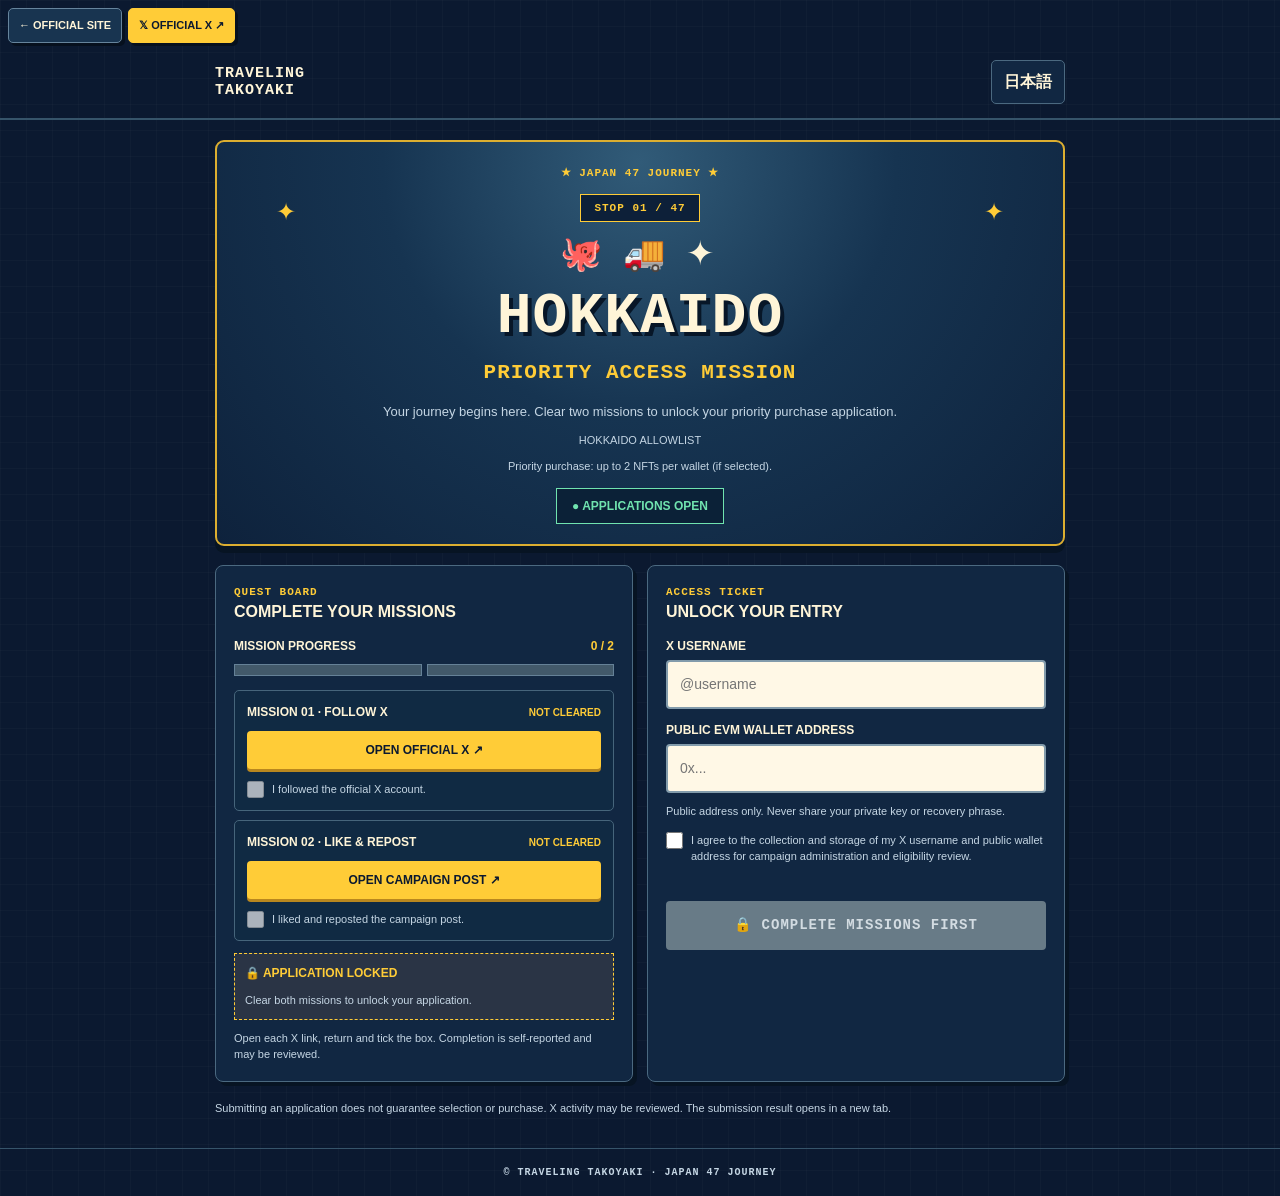
<file: x/allowlist.html>
<!doctype html>
<html lang="en">
<head>
<meta charset="utf-8">
<meta name="viewport" content="width=device-width,initial-scale=1">
<meta name="theme-color" content="#0b1930">
<meta name="description" content="Complete two missions and apply for priority NFT purchase access on the Traveling Takoyaki Japan 47 Journey.">
<title>PRIORITY ACCESS MISSION | TRAVELING TAKOYAKI</title>
<link rel="icon" href="./traveling-takoyaki-icon.png" type="image/png">

<style>
:root {
  --bg:#0b1930;
  --navy:#112742;
  --panel:#1a3654;
  --line:#4b6980;
  --gold:#ffcc37;
  --white:#fff5d8;
  --muted:#c5d6e4;
  --green:#70e3af;
  --red:#ffad9d;
}

* {
  box-sizing:border-box;
}

body {
  margin:0;
  background:var(--bg);
  color:var(--white);
  font-family:Arial,"Noto Sans JP",sans-serif;
  line-height:1.5;
  background-image:
    linear-gradient(#ffffff05 1px,transparent 1px),
    linear-gradient(90deg,#ffffff05 1px,transparent 1px);
  background-size:26px 26px;
}

button,input {
  font:inherit;
}

a {
  color:inherit;
}

.wrap {
  width:min(850px,calc(100% - 28px));
  margin:auto;
}

.pixel {
  font-family:"Courier New",monospace;
  font-weight:900;
  letter-spacing:1px;
}

/* FIXED RETURN BUTTONS */

.top-nav {
  position:fixed;
  top:8px;
  left:8px;
  z-index:10;
  display:flex;
  gap:6px;
}

.top-nav a {
  padding:8px 10px;
  border:1px solid #66849c;
  border-radius:5px;
  background:#183450;
  color:var(--white);
  font-size:11px;
  text-decoration:none;
  font-weight:800;
  box-shadow:3px 3px 0 #06101e;
}

.top-nav a:nth-child(2) {
  background:var(--gold);
  color:var(--bg);
  border-color:var(--gold);
}

.top-nav a.off {
  opacity:.5;
  pointer-events:none;
}

/* HEADER */

header {
  padding:60px 0 14px;
  border-bottom:2px solid #36546a;
}

.head {
  display:flex;
  justify-content:space-between;
  align-items:center;
}

.brand {
  font-size:15px;
  line-height:1.15;
  text-decoration:none;
}

#langSwitch {
  background:var(--navy);
  color:var(--white);
  border:1px solid var(--line);
  border-radius:5px;
  padding:9px 12px;
  font-weight:bold;
  cursor:pointer;
}

main {
  padding:20px 0 32px;
}

/* GAME TITLE SCREEN */

.hero {
  position:relative;
  overflow:hidden;
  border:2px solid #dcae30;
  border-radius:9px;
  padding:23px 20px 20px;
  text-align:center;
  background:radial-gradient(
    circle at 50% 5%,
    #315b78 0%,
    #163451 45%,
    #0e223c 100%
  );
  box-shadow:0 7px 0 #071423;
}

.hero:before,
.hero:after {
  content:"✦";
  position:absolute;
  color:var(--gold);
  font-size:24px;
  top:52px;
}

.hero:before {
  left:7%;
}

.hero:after {
  right:7%;
}

.eyebrow {
  color:var(--gold);
  font-size:11px;
}

.stop {
  display:inline-block;
  margin:12px 0 6px;
  padding:5px 13px;
  border:1px solid var(--gold);
  font-size:11px;
  color:var(--gold);
  background:#0d2039;
}

.hero h1 {
  margin:7px 0 0;
  font-size:clamp(30px,7vw,58px);
  line-height:1.08;
  color:var(--white);
  text-shadow:4px 4px 0 #071627;
  overflow-wrap:anywhere;
}

.hero h1.long {
  font-size:clamp(23px,5vw,42px);
}

.hero h2 {
  margin:8px 0 14px;
  color:var(--gold);
  font-size:clamp(14px,3vw,21px);
}

.hero p {
  font-size:13px;
  color:var(--muted);
  margin:7px auto;
  max-width:520px;
}

.truck {
  font-size:34px;
  letter-spacing:6px;
  line-height:1.5;
}

.status {
  display:inline-block;
  margin-top:13px;
  padding:8px 15px;
  background:#0b2137;
  border:1px solid var(--green);
  color:var(--green);
  font-size:12px;
  font-weight:bold;
}

.status.closed {
  color:var(--red);
  border-color:var(--red);
}

/* CONTENT GRID */

.content {
  display:grid;
  grid-template-columns:1fr 1fr;
  gap:14px;
  margin-top:19px;
}

.panel {
  min-width:0;
  padding:18px;
  background:var(--navy);
  border:1px solid var(--line);
  border-radius:8px;
  box-shadow:4px 4px 0 #071423;
}

.panel h3 {
  margin:0 0 13px;
  font-size:16px;
}

.panel .sub {
  font-size:11px;
  color:var(--gold);
}

/* MISSION PROGRESS */

.progress-label {
  display:flex;
  justify-content:space-between;
  align-items:center;
  font-size:12px;
  font-weight:900;
  margin-bottom:9px;
}

.progress-label strong {
  color:var(--gold);
}

.progress-track {
  display:grid;
  grid-template-columns:1fr 1fr;
  gap:5px;
  margin-bottom:14px;
}

.progress-track span {
  height:12px;
  background:#42596a;
  border:1px solid #658197;
}

.progress-track span.done {
  background:var(--green);
  border-color:var(--green);
  box-shadow:0 0 9px #70e3af66;
}

/* MISSION CARDS */

.mission {
  border:1px solid #46657b;
  background:#102a43;
  padding:12px;
  margin:9px 0;
  border-radius:5px;
}

.mission.done {
  border-color:var(--green);
}

.mission-top {
  display:flex;
  justify-content:space-between;
  gap:8px;
  align-items:center;
  font-size:12px;
  font-weight:bold;
}

.mission-state {
  font-size:10px;
  color:var(--gold);
  white-space:nowrap;
}

.mission.done .mission-state {
  color:var(--green);
}

.action {
  display:block;
  margin-top:10px;
  padding:10px 9px;
  background:var(--gold);
  color:var(--bg);
  border:0;
  border-radius:4px;
  text-align:center;
  text-decoration:none;
  font-size:12px;
  font-weight:900;
  box-shadow:0 3px 0 #b9871e;
}

.action.off {
  opacity:.4;
  pointer-events:none;
}

.check {
  display:flex;
  gap:8px;
  align-items:flex-start;
  margin-top:12px;
  font-size:11px;
  color:var(--muted);
}

.check input {
  flex:none;
  width:17px;
  height:17px;
  margin:0;
  accent-color:var(--gold);
}

.help {
  font-size:11px;
  color:var(--muted);
  margin:10px 0 0;
}

/* REWARD UNLOCK */

.reward {
  margin:12px 0 0;
  padding:10px;
  border:1px dashed var(--gold);
  background:#2a3445;
  font-size:12px;
}

.reward strong {
  color:var(--gold);
}

/* APPLICATION FORM */

.field {
  display:block;
  margin:12px 0 5px;
  font-size:12px;
  font-weight:800;
}

.entry input[type=text] {
  width:100%;
  padding:12px;
  border:2px solid #829bab;
  border-radius:4px;
  background:#fff8e6;
  color:#14233a;
  font-size:14px;
}

.entry input[type=text]:focus {
  outline:2px solid var(--gold);
}

.submit {
  display:block;
  width:100%;
  margin-top:14px;
  padding:14px 10px;
  background:var(--gold);
  color:var(--bg);
  border:0;
  border-radius:4px;
  font-size:14px;
  font-weight:900;
  cursor:pointer;
  box-shadow:0 4px 0 #b9871e;
}

.submit:disabled {
  background:#687b87;
  box-shadow:none;
  color:#d3dce2;
  cursor:not-allowed;
}

.error {
  font-size:12px;
  color:var(--red);
  min-height:15px;
  margin:7px 0;
}

.honeypot {
  position:absolute;
  left:-9999px;
  width:1px;
  height:1px;
  overflow:hidden;
}

.note {
  font-size:11px;
  color:var(--muted);
  margin:18px 0 0;
}

footer {
  text-align:center;
  border-top:1px solid #36546a;
  padding:16px;
  color:var(--muted);
  font-size:10px;
}

/* MOBILE */

@media(max-width:650px) {
  .content {
    grid-template-columns:1fr;
  }

  .hero {
    padding:23px 13px 19px;
  }

  .hero:before {
    left:3%;
  }

  .hero:after {
    right:3%;
  }

  .truck {
    font-size:27px;
  }

  .panel {
    padding:16px;
  }
}

@media(max-width:380px) {
  .top-nav a {
    font-size:10px;
    padding:7px;
  }

  .hero h1 {
    font-size:29px;
  }
}
</style>
</head>

<body>

<!-- FIXED RETURN BUTTONS -->

<nav class="top-nav" aria-label="Navigation">
  <a
    href="https://japan47pixel.net/"
    data-en="← OFFICIAL SITE"
    data-ja="← 公式サイトへ"
  >← OFFICIAL SITE</a>

  <a
    id="xReturn"
    href="#"
    class="off"
    target="_blank"
    rel="noopener noreferrer"
    data-en="𝕏 OFFICIAL X ↗"
    data-ja="𝕏 公式Xへ ↗"
  >𝕏 OFFICIAL X ↗</a>
</nav>

<!-- HEADER -->

<header>
  <div class="wrap head">
    <a
      href="https://japan47pixel.net/"
      class="brand pixel"
    >
      TRAVELING<br>TAKOYAKI
    </a>

    <button id="langSwitch" type="button">
      日本語
    </button>
  </div>
</header>

<main class="wrap">

  <!-- GAME TITLE -->

  <section class="hero">

    <div class="eyebrow pixel">
      ★ JAPAN 47 JOURNEY ★
    </div>

    <div id="stopNumber" class="stop pixel">
      STOP 01 / 47
    </div>

    <div class="truck" aria-hidden="true">
      🐙 🚚 ✦
    </div>

    <h1 id="destination" class="pixel">
      HOKKAIDO
    </h1>

    <h2 class="pixel">
      PRIORITY ACCESS MISSION
    </h2>

    <p
      data-en="Your journey begins here. Clear two missions to unlock your priority purchase application."
      data-ja="旅の始まりはここから。2つのミッションを達成して、優先購入への応募を解放しよう！"
    >
      Your journey begins here. Clear two missions to unlock your priority purchase application.
    </p>

    <div id="campaignName" class="help">
      Loading campaign...
    </div>

    <div id="campaignDeadline" class="help"></div>
    <div id="purchaseLimit" class="help"></div>

    <div
      id="campaignStatus"
      class="status"
      role="status"
    >
      LOADING...
    </div>

  </section>

  <!-- MAIN CONTENT -->

  <div class="content">

    <!-- MISSIONS -->

    <section class="panel" aria-labelledby="missionHeading">

      <div class="sub pixel">QUEST BOARD</div>

      <h3
        id="missionHeading"
        data-en="COMPLETE YOUR MISSIONS"
        data-ja="ミッションをクリアしよう！"
      >
        COMPLETE YOUR MISSIONS
      </h3>

      <div class="progress-label">
        <span
          data-en="MISSION PROGRESS"
          data-ja="ミッション進行度"
        >
          MISSION PROGRESS
        </span>

        <strong id="progressText">0 / 2</strong>
      </div>

      <div class="progress-track" aria-label="Mission progress">
        <span id="bar1"></span>
        <span id="bar2"></span>
      </div>

      <!-- MISSION 01 -->

      <div class="mission" id="followTask">

        <div class="mission-top">
          <span
            data-en="MISSION 01 · FOLLOW X"
            data-ja="MISSION 01 · 公式Xをフォロー"
          >
            MISSION 01 · FOLLOW X
          </span>

          <span id="followState" class="mission-state">
            NOT CLEARED
          </span>
        </div>

        <a
          id="followLink"
          href="#"
          class="action off"
          target="_blank"
          rel="noopener noreferrer"
          data-en="OPEN OFFICIAL X ↗"
          data-ja="公式Xを開く ↗"
        >
          OPEN OFFICIAL X ↗
        </a>

        <label class="check">
          <input
            id="followChecked"
            type="checkbox"
            disabled
          >

          <span
            data-en="I followed the official X account."
            data-ja="公式Xをフォローしました。"
          >
            I followed the official X account.
          </span>
        </label>

      </div>

      <!-- MISSION 02 -->

      <div class="mission" id="repostTask">

        <div class="mission-top">
          <span
            data-en="MISSION 02 · LIKE & REPOST"
            data-ja="MISSION 02 · いいね＆リポスト"
          >
            MISSION 02 · LIKE & REPOST
          </span>

          <span id="repostState" class="mission-state">
            NOT CLEARED
          </span>
        </div>

        <a
          id="repostLink"
          href="#"
          class="action off"
          target="_blank"
          rel="noopener noreferrer"
          data-en="OPEN CAMPAIGN POST ↗"
          data-ja="対象投稿を開く ↗"
        >
          OPEN CAMPAIGN POST ↗
        </a>

        <label class="check">
          <input
            id="repostChecked"
            type="checkbox"
            disabled
          >

          <span
            data-en="I liked and reposted the campaign post."
            data-ja="対象投稿にいいね＆リポストしました。"
          >
            I liked and reposted the campaign post.
          </span>
        </label>

      </div>

      <!-- REWARD -->

      <div id="reward" class="reward" role="status">
        <strong id="rewardTitle">
          🔒 APPLICATION LOCKED
        </strong>

        <div id="rewardText" class="help">
          Complete both missions to unlock.
        </div>
      </div>

      <p
        class="help"
        data-en="Open each X link, return and tick the box. Completion is self-reported and may be reviewed."
        data-ja="各Xリンクを開いた後、戻ってチェックを入れてください。自己申告のため後日確認する場合があります。"
      >
        Open each X link, return and tick the box. Completion is self-reported and may be reviewed.
      </p>

    </section>

    <!-- APPLICATION -->

    <section class="panel entry" aria-labelledby="entryHeading">

      <div class="sub pixel">ACCESS TICKET</div>

      <h3
        id="entryHeading"
        data-en="UNLOCK YOUR ENTRY"
        data-ja="優先購入枠に応募する"
      >
        UNLOCK YOUR ENTRY
      </h3>

      <form
        id="applicationForm"
        method="POST"
        target="_blank"
        novalidate
      >

        <input
          id="campaignId"
          type="hidden"
          name="campaignId"
        >

        <input
          id="confirmed"
          type="hidden"
          name="confirmed"
          value="no"
        >

        <label
          class="field"
          for="xUsername"
          data-en="X USERNAME"
          data-ja="Xユーザー名"
        >
          X USERNAME
        </label>

        <input
          id="xUsername"
          type="text"
          name="xUsername"
          maxlength="16"
          placeholder="@username"
          autocomplete="off"
          required
        >

        <label
          class="field"
          for="wallet"
          data-en="PUBLIC EVM WALLET ADDRESS"
          data-ja="公開EVMウォレットアドレス"
        >
          PUBLIC EVM WALLET ADDRESS
        </label>

        <input
          id="wallet"
          type="text"
          name="wallet"
          maxlength="42"
          placeholder="0x..."
          autocomplete="off"
          spellcheck="false"
          required
        >

        <p
          class="help"
          data-en="Public address only. Never share your private key or recovery phrase."
          data-ja="公開アドレスのみ入力してください。秘密鍵やリカバリーフレーズは絶対に入力しないでください。"
        >
          Public address only. Never share your private key or recovery phrase.
        </p>

        <!-- SPAM TRAP -->

        <div class="honeypot" aria-hidden="true">
          <label for="website">Leave empty</label>

          <input
            id="website"
            type="text"
            name="website"
            tabindex="-1"
            autocomplete="off"
          >
        </div>

        <!-- CONSENT -->

        <label class="check">
          <input
            id="consent"
            type="checkbox"
            name="consent"
            value="yes"
          >

          <span
            data-en="I agree to the collection and storage of my X username and public wallet address for campaign administration and eligibility review."
            data-ja="応募管理・条件確認のため、Xユーザー名と公開ウォレットアドレスが収集・保存されることに同意します。"
          >
            I agree to the collection and storage of my X username and public wallet address for campaign administration and eligibility review.
          </span>
        </label>

        <p id="formError" class="error" role="alert"></p>

        <button
          id="submitButton"
          class="submit pixel"
          type="submit"
          disabled
          data-en="🔒 COMPLETE MISSIONS FIRST"
          data-ja="🔒 ミッション達成で解放"
        >
          🔒 COMPLETE MISSIONS FIRST
        </button>

      </form>
    </section>

  </div>

  <p
    class="note"
    data-en="Submitting an application does not guarantee selection or purchase. X activity may be reviewed. The submission result opens in a new tab."
    data-ja="応募は当選や購入を保証するものではありません。Xでの操作は別途確認する場合があります。送信結果は新しいタブに表示されます。"
  >
    Submitting an application does not guarantee selection or purchase. X activity may be reviewed. The submission result opens in a new tab.
  </p>

</main>

<footer class="pixel">
  © TRAVELING TAKOYAKI · JAPAN 47 JOURNEY
</footer>

<script>
"use strict";

// =====================================
// STATE
// =====================================

const $ = id => document.getElementById(id);

let language = "en";
let config = null;

let followVisited = false;
let repostVisited = false;

let followConfirmed = false;
let repostConfirmed = false;

const tr = (en, ja) =>
  language === "ja" ? ja : en;


// =====================================
// LANGUAGE
// =====================================

function renderLanguage() {
  document.documentElement.lang = language;

  $("langSwitch").textContent =
    language === "en" ? "日本語" : "ENGLISH";

  document
    .querySelectorAll("[data-en][data-ja]")
    .forEach(el => {
      el.textContent = el.dataset[language];
    });

  renderCampaign();
  renderProgress();
}

$("langSwitch").addEventListener("click", () => {
  language = language === "en" ? "ja" : "en";
  renderLanguage();
});


// =====================================
// CAMPAIGN INFORMATION
// =====================================

function renderCampaign() {
  if (!config) return;

  $("campaignName").textContent = tr(
    config.titleEn || config.campaignId,
    config.titleJa || config.titleEn || config.campaignId
  );

  $("campaignDeadline").textContent =
    config.applicationDeadline
      ? tr(
          "Deadline: " + config.applicationDeadline,
          "応募締切：" + config.applicationDeadline
        )
      : "";

  $("purchaseLimit").textContent = tr(
    "Priority purchase: up to " +
      config.maxPurchasePerWallet +
      " NFTs per wallet (if selected).",
    "優先購入上限：当選した場合、1ウォレットにつき最大" +
      config.maxPurchasePerWallet +
      "枚（予定）。"
  );

  $("campaignStatus").textContent =
    config.enabled
      ? tr(
          "● APPLICATIONS OPEN",
          "● 応募受付中"
        )
      : tr(
          "APPLICATIONS CLOSED",
          "応募受付停止中"
        );

  $("campaignStatus").classList.toggle(
    "closed",
    !config.enabled
  );

  updateSubmitState();
}


// =====================================
// MISSION PROGRESS
// =====================================

function renderProgress() {
  const count =
    Number(followConfirmed) +
    Number(repostConfirmed);

  $("progressText").textContent = count + " / 2";

  $("bar1").classList.toggle(
    "done",
    followConfirmed
  );

  $("bar2").classList.toggle(
    "done",
    repostConfirmed
  );

  for (const [name, done] of [
    ["follow", followConfirmed],
    ["repost", repostConfirmed]
  ]) {
    $(name + "Task").classList.toggle(
      "done",
      done
    );

    $(name + "State").textContent =
      done
        ? tr("✓ CLEARED", "✓ 達成！")
        : tr("NOT CLEARED", "未達成");
  }

  $("rewardTitle").textContent =
    count === 2
      ? tr(
          "🏆 MISSIONS CLEARED!",
          "🏆 ミッション達成！"
        )
      : tr(
          "🔒 APPLICATION LOCKED",
          "🔒 応募はロック中"
        );

  $("rewardText").textContent =
    count === 2
      ? tr(
          "Your application is unlocked. Enter your details and agree to the terms.",
          "応募が解放されました！情報を入力して同意にチェックしてください。"
        )
      : tr(
          "Clear both missions to unlock your application.",
          "2つのミッションを達成すると応募できます。"
        );

  updateSubmitState();
}


// =====================================
// SUBMIT STATE
// =====================================

function updateSubmitState() {
  const ready = !!(
    config &&
    config.enabled &&
    followConfirmed &&
    repostConfirmed &&
    $("consent").checked
  );

  $("submitButton").disabled = !ready;

  $("submitButton").textContent =
    ready
      ? tr(
          "★ SUBMIT APPLICATION →",
          "★ 応募内容を送信 →"
        )
      : tr(
          "🔒 COMPLETE MISSIONS FIRST",
          "🔒 ミッション達成で解放"
        );

  $("confirmed").value =
    followConfirmed && repostConfirmed
      ? "yes"
      : "no";
}


// =====================================
// X LINKS
// =====================================

$("followLink").addEventListener("click", () => {
  if (config && config.enabled) {
    followVisited = true;
    $("followChecked").disabled = false;
  }
});

$("repostLink").addEventListener("click", () => {
  if (config && config.enabled) {
    repostVisited = true;
    $("repostChecked").disabled = false;
  }
});

$("followChecked").addEventListener("change", () => {
  followConfirmed =
    followVisited && $("followChecked").checked;

  renderProgress();
});

$("repostChecked").addEventListener("change", () => {
  repostConfirmed =
    repostVisited && $("repostChecked").checked;

  renderProgress();
});

$("consent").addEventListener(
  "change",
  updateSubmitState
);


// =====================================
// LOAD CAMPAIGN CONFIG
// =====================================

async function loadConfig() {
  try {
    const response = await fetch(
      "./allowlist-config.json",
      { cache:"no-store" }
    );

    if (!response.ok) {
      throw Error("Configuration unavailable");
    }

    const data = await response.json();

    if (
      !data.campaignId ||
      !data.prefecture ||
      !data.scriptUrl ||
      !data.officialX ||
      !data.postUrl
    ) {
      throw Error("Incomplete configuration");
    }

    const xUrl = new URL(data.officialX);
    const postUrl = new URL(data.postUrl);

    const isX = host =>
      [
        "x.com",
        "www.x.com",
        "twitter.com",
        "www.twitter.com"
      ].includes(host);

    if (
      xUrl.protocol !== "https:" ||
      postUrl.protocol !== "https:" ||
      !isX(xUrl.hostname) ||
      !isX(postUrl.hostname)
    ) {
      throw Error("Invalid X links");
    }

    config = data;

    $("campaignId").value = data.campaignId;
    $("followLink").href = xUrl.href;
    $("repostLink").href = postUrl.href;

    // FIXED OFFICIAL X RETURN BUTTON

    $("xReturn").href = xUrl.href;
    $("xReturn").classList.remove("off");

    if (data.enabled) {
      $("followLink").classList.remove("off");
      $("repostLink").classList.remove("off");
    }

    // DESTINATION DISPLAY

    const prefecture = String(data.prefecture).trim();

    const names = {
      hokkaido:["HOKKAIDO","北海道"],
      aomori:["AOMORI","青森"]
    };

    const n = names[prefecture.toLowerCase()];

    $("destination").textContent =
      n ? tr(n[0], n[1]) : prefecture.toUpperCase();

    $("destination").classList.toggle(
      "long",
      prefecture.length > 12
    );

    renderCampaign();

  } catch (e) {
    console.error(e);

    $("campaignStatus").textContent = tr(
      "Campaign information unavailable.",
      "キャンペーン情報を読み込めませんでした。"
    );

    $("campaignStatus").classList.add("closed");
    updateSubmitState();
  }
}


// =====================================
// VALIDATE AND SUBMIT
// =====================================

$("applicationForm").addEventListener(
  "submit",
  event => {

    const fail = (en, ja) => {
      event.preventDefault();
      $("formError").textContent = tr(en, ja);
    };

    $("formError").textContent = "";

    if (!config || !config.enabled) {
      return fail(
        "Applications are closed.",
        "現在は応募できません。"
      );
    }

    if (!followConfirmed || !repostConfirmed) {
      return fail(
        "Complete both missions.",
        "2つのミッションを達成してください。"
      );
    }

    if (!$("consent").checked) {
      return fail(
        "Please agree to the terms.",
        "情報の取扱いに同意してください。"
      );
    }

    if (
      !/^https:\/\/script\.google\.com\/macros\/s\//.test(
        config.scriptUrl
      )
    ) {
      return fail(
        "Application form not ready.",
        "応募フォームは準備中です。"
      );
    }

    const username = $("xUsername")
      .value.trim().replace(/^@/, "");

    const wallet = $("wallet").value.trim();

    if (!/^[A-Za-z0-9_]{1,15}$/.test(username)) {
      return fail(
        "Enter a valid X username.",
        "正しいXユーザー名を入力してください。"
      );
    }

    if (!/^0x[a-fA-F0-9]{40}$/.test(wallet)) {
      return fail(
        "Enter a valid EVM wallet address.",
        "正しいEVMウォレットアドレスを入力してください。"
      );
    }

    if ($("website").value.trim()) {
      return fail(
        "Submission failed.",
        "送信できませんでした。"
      );
    }

    $("xUsername").value = username;
    $("wallet").value = wallet;

    $("applicationForm").action = config.scriptUrl;
  }
);


// =====================================
// INITIALIZE
// =====================================

renderLanguage();
loadConfig();

</script>
</body>
</html>
</file>
<file: diary/travel-diary.css>
/* =====================================================
   TRAVELING TAKOYAKI
   TRAVEL DIARY — JAPAN 47 JOURNEY
   ===================================================== */

:root {
  --navy:#11283b;
  --ink:#38291d;
  --paper:#fffaf0;
  --red:#b74432;
  --rule:#ddd0bb;
  --jp:'Zen Maru Gothic',
       'Hiragino Maru Gothic ProN',
       system-ui,sans-serif;
  --en:'Fredoka',
       'Zen Maru Gothic',
       system-ui,sans-serif;
}

* {
  box-sizing:border-box;
}

html {
  scroll-behavior:smooth;
}

body {
  margin:0;
  background:radial-gradient(
    ellipse at 50% 0%,
    #2d526b,
    #102638 58%,
    #071622 100%
  );
  color:var(--ink);
  font-family:var(--jp);
}

button {
  font:inherit;
  cursor:pointer;
}

button:disabled {
  cursor:not-allowed;
  opacity:.45;
}

button:focus-visible,
a:focus-visible {
  outline:3px solid #ffce6a;
  outline-offset:3px;
}

[hidden] {
  display:none!important;
}

/* =====================================================
   HEADER
   ===================================================== */

.header {
  width:min(1050px,100%);
  margin:auto;
  padding:13px;
  display:flex;
  align-items:center;
  justify-content:space-between;
  gap:7px;
  color:white;
}

.brand {
  font:700 clamp(13px,2.9vw,19px)/1.15 var(--en);
  white-space:nowrap;
  letter-spacing:.015em;
}

.head-actions {
  display:flex;
  gap:6px;
  align-items:center;
  flex-shrink:0;
}

.head-btn {
  height:40px;
  min-width:42px;
  padding:0 11px;
  border:2px solid #0b1116;
  background:#fff9ed;
  color:#1d1a18;
  box-shadow:3px 3px 0 #07131c;
  border-radius:0;
  text-decoration:none;
  display:inline-flex;
  align-items:center;
  justify-content:center;
  font-size:12px;
  font-weight:900;
  white-space:nowrap;
}

.head-btn:hover {
  background:#f1dfb9;
}

#langBtn {
  min-width:78px;
}

.home-btn {
  font-size:22px;
}

/* =====================================================
   HERO IMAGE
   ===================================================== */

.hero {
  width:100%;
  background:#285470;
  overflow:hidden;
}

.hero img {
  display:block;
  width:100%;
  height:auto;
  image-rendering:pixelated;
}

.hero-fallback {
  display:none;
  min-height:145px;
  align-items:center;
  justify-content:center;
  text-align:center;
  padding:22px;
  color:white;
  font:700 clamp(23px,5vw,45px)/1.2 var(--en);
}

/* =====================================================
   NOTEBOOK
   ===================================================== */

.container {
  width:min(1050px,100%);
  margin:auto;
  padding:0 10px;
}

.notebook {
  position:relative;
  margin:22px 0 15px;
  padding:13px 13px 13px 43px;
  border:7px solid #895a37;
  border-radius:17px;
  background:linear-gradient(
    130deg,
    #e9c790,
    #c8955d
  );
  box-shadow:
    0 14px 33px #0006,
    inset 0 0 0 4px #f2d6a5;
}

/* Notebook binding */

.notebook::before {
  content:'';
  position:absolute;
  top:18px;
  bottom:18px;
  left:14px;
  width:18px;
  background:repeating-linear-gradient(
    to bottom,
    #5c422b 0 14px,
    #f4d39c 14px 37px
  );
  box-shadow:
    inset 2px 2px 2px #25170c77,
    1px 0 #f7ddac;
}

.page {
  position:relative;
  background:var(--paper);
  border-radius:2px;
  min-height:520px;
  overflow:hidden;
}

.page.turn {
  animation:turn .27s ease-out;
}

@keyframes turn {
  from {
    opacity:.65;
    transform:perspective(1200px) rotateY(-5deg);
  }

  to {
    opacity:1;
    transform:rotateY(0);
  }
}

/* =====================================================
   CRAFT PAPER COVER
   ===================================================== */

.cover {
  position:relative;
  min-height:590px;
  padding:46px 22px;
  display:flex;
  flex-direction:column;
  align-items:center;
  justify-content:center;
  text-align:center;
  background-color:#d3ac7b;
  background-image:
    radial-gradient(
      #815c3526 1px,
      transparent 1px
    ),
    repeating-linear-gradient(
      12deg,
      transparent 0 13px,
      #7347210b 14px 15px,
      transparent 16px 30px
    ),
    linear-gradient(
      145deg,
      #e8cba1,
      #d2ad7f 55%,
      #c29965
    );
  background-size:16px 19px,auto,auto;
}

.cover::before {
  content:'';
  pointer-events:none;
  position:absolute;
  inset:16px;
  border:3px double #795638;
}

.cover > * {
  position:relative;
  max-width:640px;
}

.cover-kicker {
  font-size:12px;
  font-weight:900;
  letter-spacing:.14em;
}

.cover-rule {
  margin:17px 0;
  color:#8b6240;
  font-weight:900;
}

.stamp {
  border:3px solid #ab4534;
  color:#ab4534;
  padding:7px 15px;
  font-weight:900;
  letter-spacing:.08em;
  transform:rotate(-5deg);
  margin:6px 0 25px;
  font-size:clamp(15px,3vw,22px);
}

.cover h1 {
  margin:0;
  font-family:var(--jp);
  font-size:clamp(38px,7.8vw,75px);
  font-weight:900;
  line-height:1.12;
  letter-spacing:-.045em;
  color:#372719;
}

.cover h1.en {
  font-family:var(--en);
  font-weight:700;
  letter-spacing:-.02em;
}

.cover h1 span {
  display:block;
}

.cover-subtitle {
  color:#9e4234;
  font-weight:900;
  font-size:clamp(18px,3.5vw,28px);
  margin-top:20px;
  border-top:1px solid #866343;
  padding-top:14px;
  width:86%;
}

.cover-description {
  max-width:480px;
  margin:23px 0 0;
  line-height:1.72;
  font-size:15px;
  font-weight:700;
}

.open-btn {
  margin-top:26px;
  background:#c44834;
  border:3px solid #3e241a;
  color:white;
  box-shadow:4px 4px 0 #593b29;
  font-weight:900;
  font-size:18px;
  padding:12px 24px;
}

.open-btn:hover {
  background:#a93a29;
}

.cover-foot {
  margin-top:29px;
  font-size:12px;
  font-weight:700;
  color:#765538;
}

/* =====================================================
   JAPAN 47 INDEX
   ===================================================== */

.journey-index {
  padding:37px 38px 45px;
  min-height:570px;
  background:
    repeating-linear-gradient(
      0deg,
      transparent 0 30px,
      #bda98a15 31px 32px
    ),
    #fffaf0;
}

.index-heading {
  text-align:center;
}

.index-kicker {
  font:700 12px var(--en);
  color:#97785a;
  letter-spacing:.13em;
}

.index-heading h2 {
  margin:10px 0 3px;
  font-family:var(--en);
  font-size:clamp(28px,5vw,45px);
  line-height:1.15;
  color:#38291d;
}

.index-subtitle {
  font:700 13px var(--en);
  color:#aa4b3b;
  letter-spacing:.13em;
}

.index-rule {
  height:3px;
  width:100px;
  background:#b74432;
  margin:21px auto 27px;
}

/* Journey progress */

.journey-progress {
  padding:16px 19px;
  border:1px solid #cdb99a;
  background:#f3e7d1;
  margin-bottom:31px;
}

.progress-label {
  display:flex;
  justify-content:space-between;
  align-items:center;
  gap:10px;
  font-size:12px;
  font-weight:900;
}

.progress-label strong {
  font-family:var(--en);
  font-size:17px;
  color:#a84232;
}

.progress-track {
  width:100%;
  height:11px;
  margin-top:10px;
  border:1px solid #aa9272;
  background:#e1d0b3;
  overflow:hidden;
}

.progress-fill {
  height:100%;
  width:0;
  background:#b74432;
  transition:width .3s ease;
}

/* Region groups */

.region-group {
  margin-top:29px;
}

.region-heading {
  display:flex;
  align-items:center;
  gap:12px;
  margin-bottom:12px;
}

.region-heading::after {
  content:'';
  height:1px;
  background:#cbb899;
  flex:1;
}

.region-heading h3 {
  margin:0;
  font-family:var(--en);
  font-size:17px;
  color:#785a3e;
  letter-spacing:.04em;
}

/* Prefecture cards */

.prefecture-grid {
  display:grid;
  grid-template-columns:repeat(3,minmax(0,1fr));
  gap:10px;
}

.prefecture-entry {
  position:relative;
  display:flex;
  flex-direction:column;
  align-items:flex-start;
  justify-content:center;
  min-width:0;
  min-height:108px;
  padding:13px 12px;
  background:#fffdf7;
  border:1px solid #c9ad85;
  text-align:left;
  color:#392a1d;
  box-shadow:2px 3px 0 #d8c4a5;
  transition:
    background .2s,
    transform .2s;
}

.prefecture-entry:not(:disabled):hover {
  background:#f5e5c9;
  transform:translateY(-2px);
}

.prefecture-entry.locked {
  background:#eae0d0;
  color:#97866f;
  opacity:.85;
  box-shadow:none;
}

.prefecture-number {
  font:700 11px var(--en);
  color:#b34835;
  margin-bottom:7px;
}

.prefecture-entry.locked .prefecture-number {
  color:#9c8b78;
}

.prefecture-name {
  font-size:clamp(12px,1.7vw,16px);
  font-weight:900;
  overflow-wrap:anywhere;
}

.prefecture-en {
  margin-top:5px;
  font:700 10px var(--en);
  color:#92765a;
  overflow-wrap:anywhere;
}

.visited-stamp {
  align-self:flex-end;
  margin-top:8px;
  border:2px solid #b74432;
  color:#b74432;
  padding:2px 5px;
  font:700 9px var(--en);
  transform:rotate(-5deg);
}

.lock-mark {
  position:absolute;
  top:10px;
  right:10px;
  font-size:13px;
}

.index-bottom {
  text-align:center;
  margin-top:38px;
  padding-top:20px;
  border-top:1px solid #d4bea0;
  font-size:13px;
  font-weight:700;
  color:#846b50;
}

/* =====================================================
   PREFECTURE INTRO PAGE
   ===================================================== */

.prefecture-cover {
  position:relative;
  min-height:570px;
  padding:47px 40px;
  text-align:center;
  background:
    radial-gradient(
      #ad8c6620 1px,
      transparent 1px
    ),
    #fff8e9;
  background-size:17px 17px;
}

.prefecture-cover::before {
  content:'';
  position:absolute;
  inset:16px;
  border:2px solid #d2b894;
  pointer-events:none;
}

.prefecture-cover > * {
  position:relative;
}

.prefecture-stop {
  display:inline-block;
  border:2px solid #b74432;
  padding:8px 17px;
  color:#b74432;
  font:700 15px var(--en);
  letter-spacing:.08em;
  transform:rotate(-4deg);
  margin:15px 0 26px;
}

.prefecture-cover h2 {
  margin:0;
  font-size:clamp(37px,7vw,65px);
  font-weight:900;
  line-height:1.2;
  color:#38291d;
}

.prefecture-roman {
  font:700 clamp(20px,4vw,32px) var(--en);
  color:#a84836;
  letter-spacing:.08em;
  margin-top:12px;
}

.prefecture-description {
  max-width:550px;
  margin:25px auto;
  line-height:1.9;
  font-size:15px;
  font-weight:700;
}

.prefecture-chapters {
  max-width:570px;
  margin:35px auto 0;
  text-align:left;
  border-top:2px solid #bfa17a;
  padding-top:17px;
}

.prefecture-chapters h3 {
  margin:0 0 14px;
  font:700 17px var(--en);
  color:#805e43;
}

.chapter-entry {
  width:100%;
  min-height:51px;
  display:flex;
  align-items:center;
  gap:13px;
  padding:11px 9px;
  background:transparent;
  border:0;
  border-bottom:1px solid #d8c4a6;
  color:#3c2c1f;
  text-align:left;
}

.chapter-entry:not(:disabled):hover {
  background:#f1e1c7;
}

.chapter-entry:disabled {
  opacity:.55;
}

.chapter-entry-number {
  font:700 13px var(--en);
  color:#b74432;
  min-width:27px;
}

.chapter-entry-title {
  flex:1;
  min-width:0;
  font-size:14px;
  font-weight:700;
  overflow-wrap:anywhere;
}

.chapter-entry-lock {
  font-size:14px;
  flex-shrink:0;
}

/* =====================================================
   PREFECTURE BOOKMARK TABS
   ===================================================== */

.bookmark-tabs {
  position:absolute;
  top:35px;
  right:-7px;
  z-index:5;
  display:flex;
  flex-direction:column;
  align-items:flex-end;
  gap:7px;
  max-width:95px;
}

.bookmark-tab {
  display:flex;
  flex-direction:column;
  align-items:center;
  justify-content:center;
  gap:3px;
  min-width:67px;
  max-width:92px;
  padding:10px 6px;
  background:#d8bd91;
  border:2px solid #765337;
  border-right:0;
  border-radius:8px 0 0 8px;
  color:#4c3726;
  box-shadow:-2px 3px 5px #0002;
  transition:background .2s;
}

.bookmark-tab.active {
  background:#b74432;
  color:white;
  border-color:#713325;
  min-width:78px;
}

.bookmark-tab:not(:disabled):hover {
  background:#e8cc9f;
}

.bookmark-tab.active:hover {
  background:#a63c2d;
}

.bookmark-tab:disabled {
  opacity:.65;
}

.bookmark-tab-number {
  font:700 12px var(--en);
}

.bookmark-tab-name {
  font-size:10px;
  font-weight:900;
  text-align:center;
  overflow-wrap:anywhere;
}

/* =====================================================
   STORY SPREAD
   ===================================================== */

.spread {
  display:grid;
  grid-template-columns:1fr 1fr;
  min-height:570px;
}

.art-side {
  min-width:0;
  background:#ecdec4;
  padding:23px;
  display:flex;
  flex-direction:column;
  gap:14px;
  border-right:1px solid #bca582;
}

.kicker {
  font:700 12px var(--en);
  color:#856a50;
  letter-spacing:.09em;
}

.photo {
  width:min(100%,430px);
  padding:11px 11px 21px;
  background:#fffbf1;
  box-shadow:2px 8px 16px #4a34294b;
  transform:rotate(-1deg);
  position:relative;
  margin:auto;
}

.photo::before {
  content:'';
  position:absolute;
  top:-11px;
  left:calc(50% - 39px);
  width:78px;
  height:21px;
  background:#cdb085b0;
  transform:rotate(3deg);
}

.photo img {
  display:block;
  width:100%;
  aspect-ratio:1;
  object-fit:contain;
  image-rendering:pixelated;
}

.photo .photo-fallback {
  display:none;
  aspect-ratio:1;
  align-items:center;
  justify-content:center;
  background:linear-gradient(
    #99d2e0 0 55%,
    #82aa7d 55%
  );
  font-size:17px;
  font-weight:900;
  text-align:center;
  padding:16px;
}

.photo figcaption {
  padding-top:14px;
  text-align:center;
  color:#735a40;
  font-size:12px;
  font-weight:900;
}

.text-side {
  min-width:0;
  background:#fffaf0;
  padding:29px 31px 20px 35px;
  display:flex;
  flex-direction:column;
}

.meta {
  display:flex;
  justify-content:space-between;
  gap:8px;
  font:700 11px var(--en);
  color:#80644b;
}

.story-title {
  font-size:clamp(25px,3.6vw,35px);
  font-weight:900;
  line-height:1.32;
  margin:22px 0 12px;
  letter-spacing:-.02em;
  overflow-wrap:anywhere;
}

.underline {
  height:5px;
  width:65px;
  background:var(--red);
  margin-bottom:19px;
}

/* Lined notebook text */

.story {
  --leading:29px;
  font-size:16px;
  font-weight:500;
  line-height:var(--leading);
  letter-spacing:0;
  overflow-wrap:anywhere;
}

.story p {
  margin:0 0 4px;
  line-height:var(--leading);
  background:repeating-linear-gradient(
    to bottom,
    transparent 0 calc(var(--leading) - 1px),
    var(--rule) calc(var(--leading) - 1px) var(--leading)
  );
  background-size:100% var(--leading);
}

.story p:last-child {
  font-weight:900;
  color:#a44334;
}

.page-foot {
  margin-top:auto;
  padding-top:17px;
  border-top:1px solid #c8b495;
  display:flex;
  justify-content:space-between;
  gap:12px;
  color:#806c51;
  font:700 10px var(--en);
}

/* =====================================================
   PAGE NAVIGATION
   ===================================================== */

.pager {
  display:grid;
  grid-template-columns:
    minmax(0,1fr)
    auto
    minmax(0,1fr);
  align-items:center;
  gap:8px;
  margin:20px 0 24px;
}

.pager .navbtn {
  width:100%;
  min-width:0;
  min-height:48px;
  padding:11px 8px;
  box-sizing:border-box;
}

.pager .navbtn:last-child {
  justify-self:stretch;
}

.navbtn {
  border:2px solid #c2a67d;
  background:#f6e5c9;
  border-radius:5px;
  padding:11px 14px;
  min-height:48px;
  font-weight:900;
  font-size:12px;
  color:#32251b;
  box-shadow:3px 3px 0 #071521;
  white-space:nowrap;
}

.navbtn:not(:disabled):hover {
  background:#ead1a8;
}

.navbtn:disabled {
  opacity:.4;
}

.status {
  text-align:center;
  color:#f6e5c7;
  font-weight:700;
  font-size:11px;
  line-height:1.55;
}

.status small {
  display:block;
  color:#d1b995;
  font-size:10px;
  font-weight:500;
}

.footer {
  text-align:center;
  font:700 11px var(--en);
  letter-spacing:.09em;
  color:#dac6a7;
  padding:0 0 26px;
}

/* =====================================================
   TABLE OF CONTENTS MODAL
   ===================================================== */

.overlay {
  position:fixed;
  inset:0;
  z-index:99;
  background:#07121de8;
  padding:12px;
  display:none;
  align-items:center;
  justify-content:center;
}

.overlay.open {
  display:flex;
}

.toc {
  width:min(700px,100%);
  max-height:90dvh;
  overflow-y:auto;
  background:#f8ecd5;
  border:6px solid #845b38;
  border-radius:8px;
  padding:17px;
}

.toc-head {
  display:flex;
  justify-content:space-between;
  align-items:center;
  border-bottom:1px solid #c4a580;
  padding-bottom:11px;
}

.toc-head h2 {
  font-size:20px;
  margin:0;
}

.close {
  border:0;
  background:#bb4736;
  color:white;
  padding:8px 14px;
  font-weight:900;
}

.toc-items {
  display:grid;
  grid-template-columns:1fr 1fr;
  gap:9px;
  margin-top:14px;
}

.toc-entry {
  background:#fffaf0;
  border:1px solid #d4b995;
  padding:12px;
  text-align:left;
  color:#352a21;
  min-height:73px;
}

.toc-entry:not(:disabled):hover {
  background:#f0dfc3;
}

.toc-entry strong {
  display:block;
  font-size:13px;
  line-height:1.4;
}

.toc-entry small {
  display:block;
  font-size:10px;
  color:#846f56;
  margin:3px 0;
}

.toc-entry:disabled {
  background:#e6d9c6;
  opacity:.7;
}

/* =====================================================
   TABLET
   ===================================================== */

@media(max-width:900px) {

  .journey-index {
    padding:30px 24px 38px;
  }

  .prefecture-grid {
    grid-template-columns:repeat(2,minmax(0,1fr));
  }

  .bookmark-tabs {
    top:20px;
  }

  .bookmark-tab {
    min-width:57px;
    max-width:72px;
  }

  .bookmark-tab.active {
    min-width:66px;
  }

  .bookmark-tab-name {
    font-size:9px;
  }
}

/* =====================================================
   MOBILE
   ===================================================== */

@media(max-width:720px) {

  .header {
    padding:10px 9px;
  }

  .brand {
    font-size:14px;
  }

  .head-btn {
    height:36px;
    min-width:34px;
    padding:0 9px;
    font-size:11px;
  }

  #langBtn {
    min-width:72px;
  }

  .container {
    padding:0 8px;
  }

  .notebook {
    padding:11px 10px 11px 30px;
    border-width:6px;
    margin-top:15px;
  }

  .notebook::before {
    left:9px;
    top:13px;
    bottom:13px;
    width:13px;
    background:repeating-linear-gradient(
      to bottom,
      #5c422b 0 12px,
      #f4d39c 12px 33px
    );
  }

  .page {
    min-height:0;
  }

  /* Cover */

  .cover {
    min-height:510px;
    padding:46px 18px;
  }

  .cover::before {
    inset:11px;
  }

  .cover h1 {
    font-size:clamp(34px,8vw,58px);
  }

  /* National index */

  .journey-index {
    padding:25px 14px 30px;
  }

  .index-heading h2 {
    font-size:30px;
  }

  .journey-progress {
    padding:13px 12px;
  }

  .prefecture-grid {
    grid-template-columns:repeat(2,minmax(0,1fr));
    gap:7px;
  }

  .prefecture-entry {
    min-height:100px;
    padding:10px 9px;
  }

  .prefecture-name {
    font-size:13px;
  }

  .prefecture-en {
    font-size:9px;
  }

  .visited-stamp {
    font-size:8px;
  }

  .region-heading h3 {
    font-size:15px;
  }

  /* Prefecture cover */

  .prefecture-cover {
    min-height:510px;
    padding:35px 18px;
  }

  .prefecture-cover::before {
    inset:10px;
  }

  .prefecture-cover h2 {
    font-size:clamp(34px,9vw,52px);
  }

  .prefecture-roman {
    font-size:23px;
  }

  .prefecture-description {
    font-size:14px;
    line-height:1.8;
  }

  .chapter-entry {
    gap:8px;
    padding:10px 5px;
  }

  .chapter-entry-title {
    font-size:13px;
  }

  /* Bookmark tabs */

  .bookmark-tabs {
    top:15px;
    right:-6px;
    gap:5px;
  }

  .bookmark-tab {
    min-width:43px;
    max-width:55px;
    padding:7px 4px;
    border-width:1px;
  }

  .bookmark-tab.active {
    min-width:50px;
  }

  .bookmark-tab-number {
    font-size:10px;
  }

  .bookmark-tab-name {
    font-size:8px;
  }

  /* Story spread */

  .spread {
    display:block;
    min-height:0;
  }

  .art-side {
    padding:17px;
    border:0;
  }

  .photo {
    width:min(91%,410px);
  }

  .text-side {
    padding:23px 19px 19px;
  }

  .story-title {
    font-size:26px;
  }

  .story {
    --leading:29px;
    font-size:16px;
    line-height:var(--leading);
  }

  .story p {
    margin-bottom:3px;
  }

  /* Pager */

  .navbtn {
    padding:10px 7px;
    font-size:11px;
  }

  .toc-items {
    grid-template-columns:1fr;
  }
}

/* =====================================================
   SMALL MOBILE
   ===================================================== */

@media(max-width:370px) {

  .brand {
    font-size:12px;
  }

  .head-btn {
    padding:0 6px;
  }

  #langBtn {
    min-width:63px;
  }

  .journey-index {
    padding:22px 10px 27px;
  }

  .prefecture-entry {
    padding:9px 7px;
  }

  .prefecture-name {
    font-size:12px;
  }

  .prefecture-en {
    font-size:8px;
  }

  .story {
    font-size:15px;
    --leading:27px;
  }

  .status {
    font-size:10px;
  }
}

/* =====================================================
   ACCESSIBILITY
   ===================================================== */

@media(prefers-reduced-motion:reduce) {

  html {
    scroll-behavior:auto;
  }

  .page.turn {
    animation:none;
  }

  .progress-fill,
  .prefecture-entry,
  .bookmark-tab {
    transition:none;
  }
}
</file>
<file: test/passport/styles.css>
:root {
  --bg: #10233d;
  --panel: #1b3655;
  --panel-dark: #142b46;
  --border: #355777;
  --gold: #ffdf98;
  --gold-strong: #ffd166;
  --white: #ffffff;
  --muted: #a9bdd3;
  --green: #86e0ae;
  --red: #ff9e9e;
}

* {
  box-sizing: border-box;
}

html {
  scroll-behavior: smooth;
}

body {
  margin: 0;
  background: var(--bg);
  color: var(--white);
  font-family:
    -apple-system, BlinkMacSystemFont,
    "Segoe UI", Arial, sans-serif;
  line-height: 1.6;
}

button,
input {
  font: inherit;
}

button {
  cursor: pointer;
}

button:disabled {
  opacity: .65;
  cursor: wait;
}

a {
  color: inherit;
}

[hidden] {
  display: none !important;
}

.site-header {
  border-bottom: 1px solid var(--border);
  padding: 25px 20px 28px;
  text-align: center;
}

.header-inner {
  max-width: 1100px;
  margin: 0 auto;
}

.back-link {
  display: inline-block;
  margin-bottom: 22px;
  color: var(--gold);
  font-size: 13px;
  text-decoration: none;
  letter-spacing: 1px;
}

.brand {
  font-size: 24px;
  font-weight: 800;
  letter-spacing: 2px;
}

.brand span {
  display: block;
  margin-top: 2px;
  font-size: 13px;
  color: var(--muted);
  font-weight: 400;
  letter-spacing: 4px;
}

.container {
  width: min(1100px, calc(100% - 32px));
  margin: 0 auto;
}

.hero {
  padding: 72px 10px 54px;
  text-align: center;
}

.passport-icon {
  font-size: 68px;
  line-height: 1.2;
  margin-bottom: 26px;
}

.eyebrow {
  color: var(--gold);
  font-size: 13px;
  letter-spacing: 3px;
  font-weight: 700;
}

.hero h1 {
  margin: 20px 0 18px;
  font-size: clamp(30px, 5vw, 48px);
  line-height: 1.25;
  letter-spacing: 1px;
}

.hero-description {
  max-width: 700px;
  margin: 0 auto;
  color: var(--muted);
  font-size: clamp(15px, 2.5vw, 20px);
}

.wallet-panel {
  padding: 30px 24px;
  background: var(--panel);
  border: 1px solid var(--border);
  border-radius: 20px;
  text-align: center;
}

.section-label {
  margin: 0 0 20px;
  color: var(--muted);
  font-size: 13px;
  letter-spacing: 3px;
}

.primary-button {
  width: min(100%, 340px);
  padding: 16px 20px;
  border: none;
  border-radius: 12px;
  background: var(--gold);
  color: #172943;
  font-size: 16px;
  font-weight: 800;
}

.primary-button:hover {
  background: var(--gold-strong);
}

.wallet-status {
  max-width: 700px;
  margin: 20px auto 0;
  color: var(--muted);
  font-size: 14px;
  overflow-wrap: anywhere;
}

.wallet-status.error {
  color: var(--red);
}

.wallet-status.success {
  color: var(--green);
}

.wallet-details {
  margin-top: 20px;
}

#walletAddress {
  margin: 0 0 15px;
  color: var(--gold);
  font-size: 13px;
  overflow-wrap: anywhere;
}

.wallet-actions {
  display: flex;
  flex-wrap: wrap;
  justify-content: center;
  gap: 10px;
}

.small-button {
  padding: 11px 16px;
  border: 1px solid var(--border);
  border-radius: 10px;
  background: var(--panel-dark);
  color: var(--white);
  font-size: 12px;
  font-weight: 700;
  letter-spacing: .5px;
}

.small-button:hover {
  border-color: var(--gold);
}

.manual-wallet {
  margin-top: 30px;
  padding-top: 25px;
  border-top: 1px solid var(--border);
}

.manual-wallet > p:first-child {
  margin: 0 0 8px;
  color: var(--gold);
  font-size: 12px;
  font-weight: 800;
  letter-spacing: 2px;
}

.manual-description {
  max-width: 580px;
  margin: 0 auto 15px;
  color: var(--muted);
  font-size: 13px;
}

.address-form {
  display: flex;
  justify-content: center;
  flex-wrap: wrap;
  gap: 10px;
}

.address-form input {
  flex: 1 1 260px;
  max-width: 440px;
  min-width: 0;
  padding: 12px;
  border: 1px solid var(--border);
  border-radius: 10px;
  background: #0c1d32;
  color: var(--white);
  font-size: 14px;
}

.address-form input:focus {
  outline: 2px solid var(--gold);
  outline-offset: 2px;
}

.stats {
  display: grid;
  grid-template-columns: repeat(2, minmax(0, 1fr));
  gap: 18px;
  margin-top: 24px;
}

.stat-card {
  padding: 32px 15px;
  background: var(--panel);
  border: 1px solid var(--border);
  border-radius: 18px;
  text-align: center;
}

.stat-icon {
  font-size: 38px;
  margin-bottom: 12px;
}

.stat-number {
  color: var(--gold-strong);
  font-size: clamp(23px, 4vw, 36px);
  font-weight: 800;
}

.stat-label {
  margin-top: 8px;
  color: var(--muted);
  font-size: 12px;
  letter-spacing: 1px;
}

.journey-section,
.destinations-section {
  padding-top: 75px;
}

.section-heading {
  text-align: center;
}

.section-heading h2 {
  margin: 8px 0 28px;
  font-size: clamp(26px, 4vw, 36px);
  letter-spacing: 1px;
}

.progress-header {
  display: flex;
  justify-content: space-between;
  align-items: center;
  gap: 10px;
  margin-bottom: 12px;
  font-size: 13px;
  color: var(--muted);
}

.progress-header strong {
  color: var(--gold);
  font-size: 18px;
}

.progress-track {
  height: 16px;
  overflow: hidden;
  background: #07182a;
  border: 1px solid var(--border);
  border-radius: 100px;
}

.progress-fill {
  width: 0%;
  height: 100%;
  border-radius: inherit;
  background: linear-gradient(
    90deg,
    #e8b95c,
    #ffe5a4
  );
  transition: width .5s ease;
}

.section-description {
  max-width: 650px;
  margin: 24px auto 0;
  text-align: center;
  color: var(--muted);
  font-size: 15px;
}

.progress-note {
  margin: 10px 0 0;
  text-align: center;
  color: var(--muted);
  font-size: 12px;
}

.legend {
  display: flex;
  justify-content: center;
  flex-wrap: wrap;
  gap: 15px;
  margin: 26px 0;
  color: var(--muted);
  font-size: 12px;
}

.prefecture-grid {
  display: grid;
  grid-template-columns: repeat(4, minmax(0, 1fr));
  gap: 14px;
}

.prefecture-card {
  position: relative;
  min-width: 0;
  padding: 22px 12px;
  background: var(--panel-dark);
  border: 1px solid var(--border);
  border-radius: 16px;
  text-align: center;
}

.prefecture-card.collected {
  border-color: var(--gold);
  background: #263d57;
}

.prefecture-card.upcoming {
  opacity: .7;
}

.stop-number {
  margin-bottom: 12px;
  color: var(--gold);
  font-size: 11px;
  letter-spacing: 2px;
}

.prefecture-symbol {
  font-size: 32px;
  line-height: 1.3;
  margin-bottom: 8px;
}

.prefecture-name {
  margin: 0 0 12px;
  font-size: 16px;
  font-weight: 800;
  overflow-wrap: anywhere;
}

.collection-badges {
  display: flex;
  justify-content: center;
  flex-wrap: wrap;
  gap: 7px;
}

.collection-badge {
  padding: 5px 8px;
  border-radius: 6px;
  background: #0c1d32;
  color: var(--muted);
  font-size: 10px;
}

.collection-badge.owned {
  background: #315d4c;
  color: #aaf3c7;
}

.collection-badge.pending {
  background: #37475c;
  color: #b8c9dc;
}

.prefecture-state {
  margin-top: 12px;
  color: var(--muted);
  font-size: 11px;
}

.prefecture-state.complete {
  color: var(--green);
}

.prefecture-state.warning {
  color: var(--red);
}

.site-footer {
  margin-top: 85px;
  padding: 35px 16px;
  border-top: 1px solid var(--border);
  text-align: center;
  color: var(--muted);
  font-size: 12px;
  letter-spacing: 1px;
}

.site-footer p {
  margin: 5px 0;
}

.footer-links {
  display: flex;
  justify-content: center;
  flex-wrap: wrap;
  gap: 22px;
  margin-top: 20px;
}

.footer-links a {
  color: var(--gold);
  text-decoration: none;
  font-size: 12px;
  font-weight: 800;
}

@media (max-width: 800px) {
  .prefecture-grid {
    grid-template-columns: repeat(3, minmax(0, 1fr));
  }
}

@media (max-width: 550px) {
  .site-header {
    padding: 22px 14px;
  }

  .brand {
    font-size: 20px;
  }

  .hero {
    padding: 60px 4px 45px;
  }

  .wallet-panel {
    padding: 28px 16px;
  }

  .stats {
    gap: 12px;
  }

  .stat-card {
    padding: 25px 10px;
  }

  .prefecture-grid {
    grid-template-columns: repeat(2, minmax(0, 1fr));
    gap: 10px;
  }

  .prefecture-card {
    padding: 19px 8px;
  }

  .prefecture-name {
    font-size: 14px;
  }

  .journey-section,
  .destinations-section {
    padding-top: 60px;
  }
}
</file>
